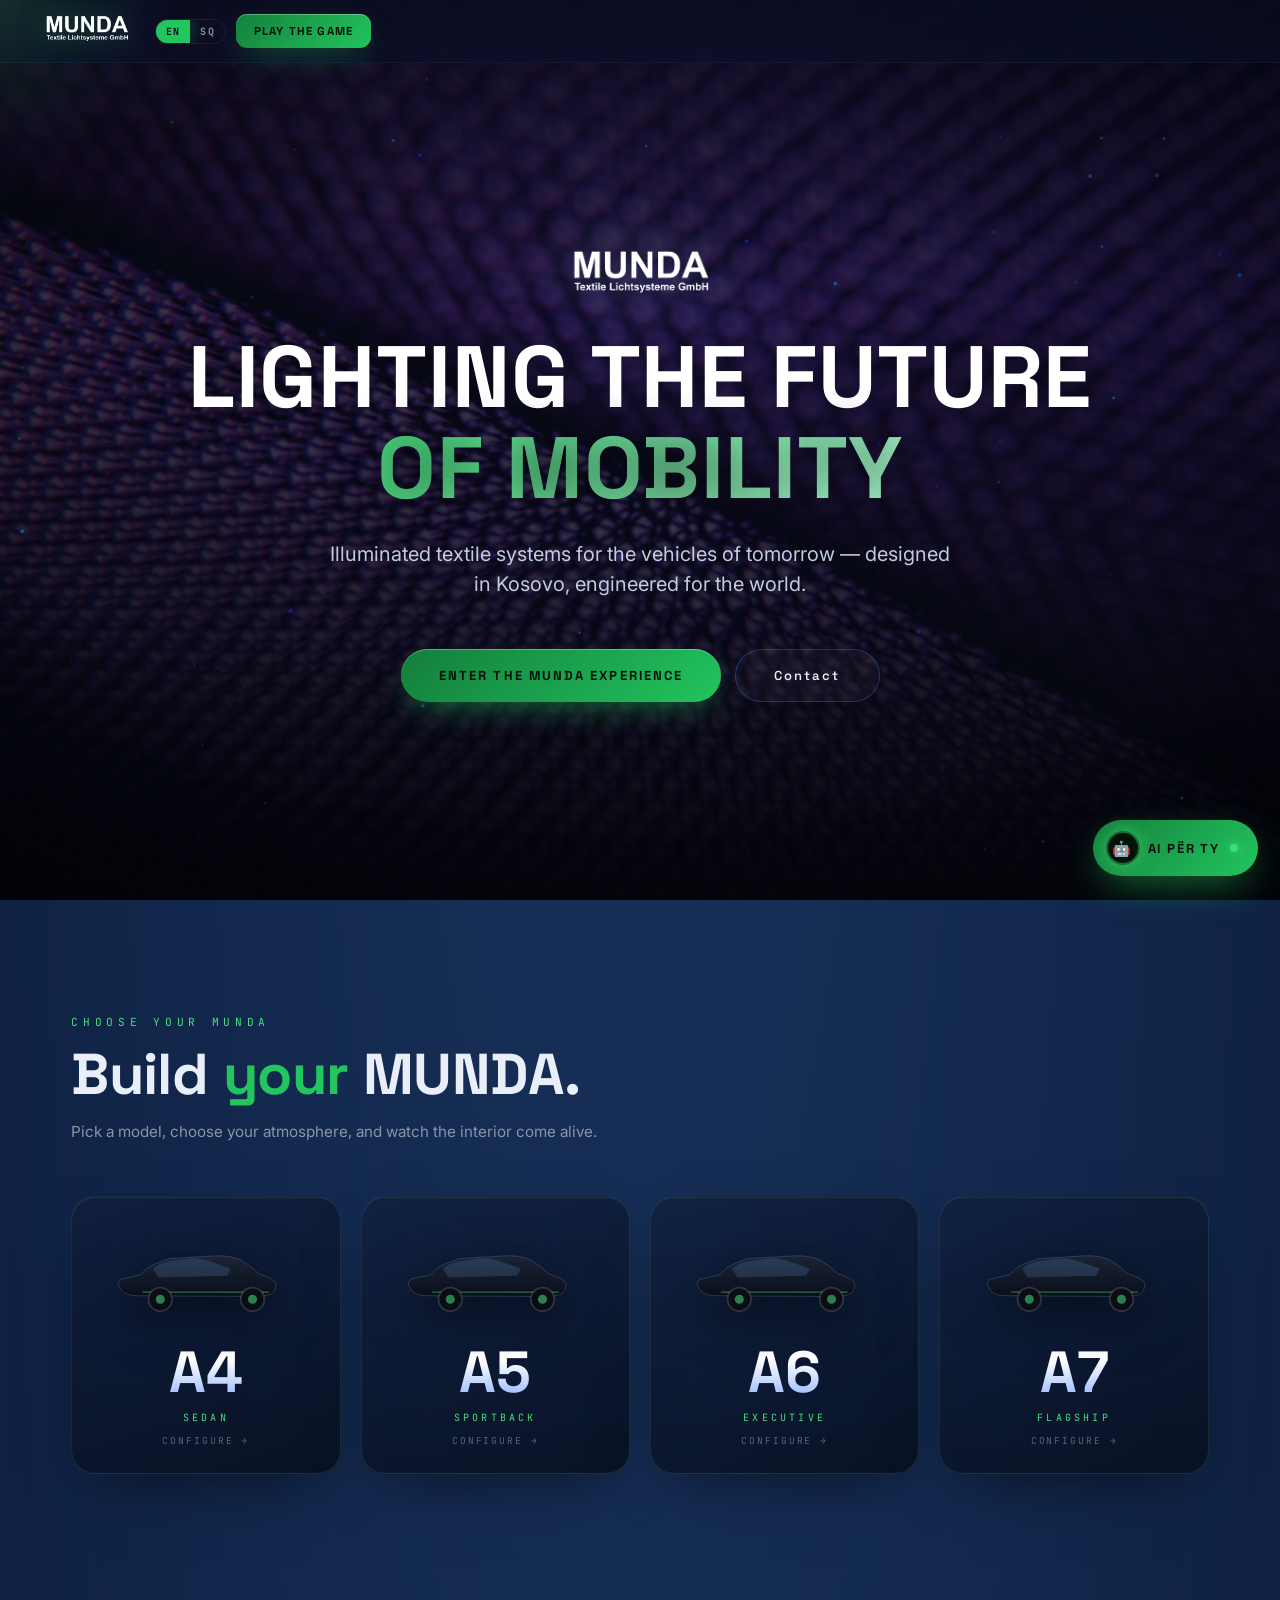
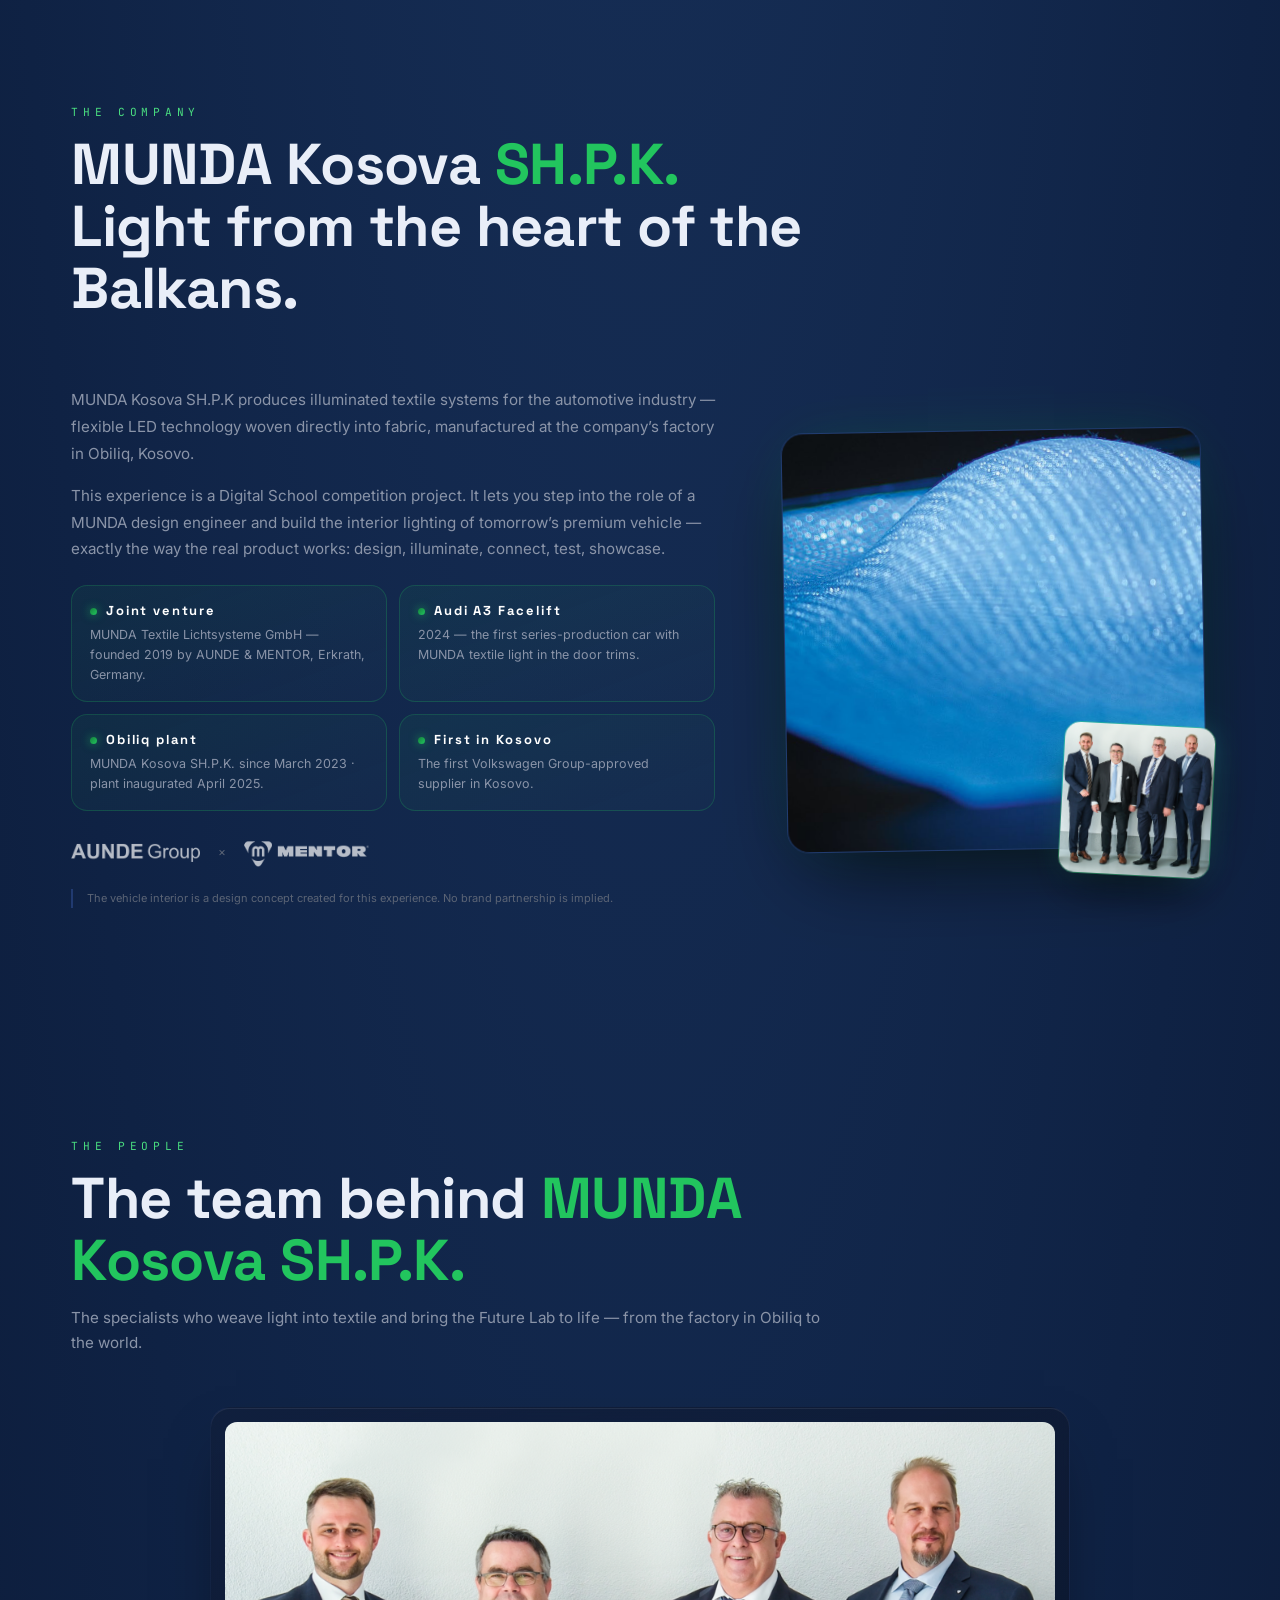
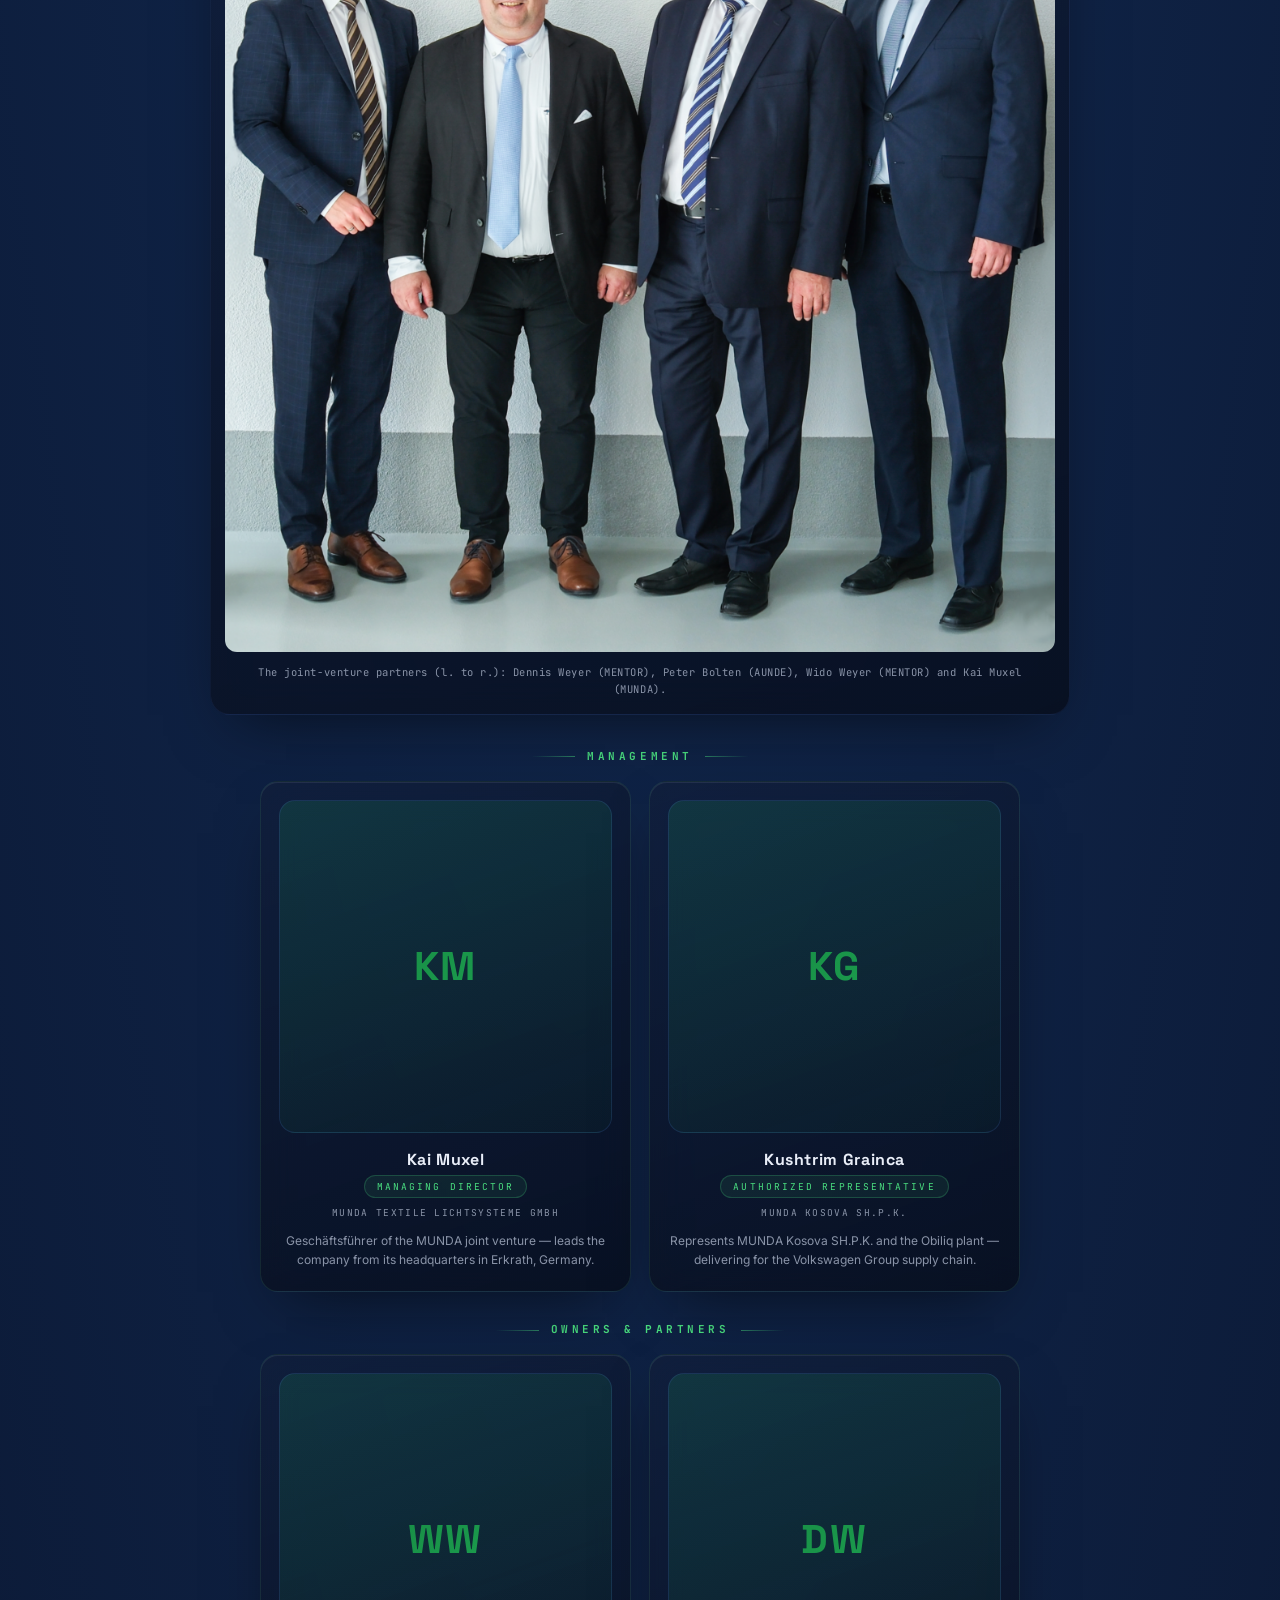
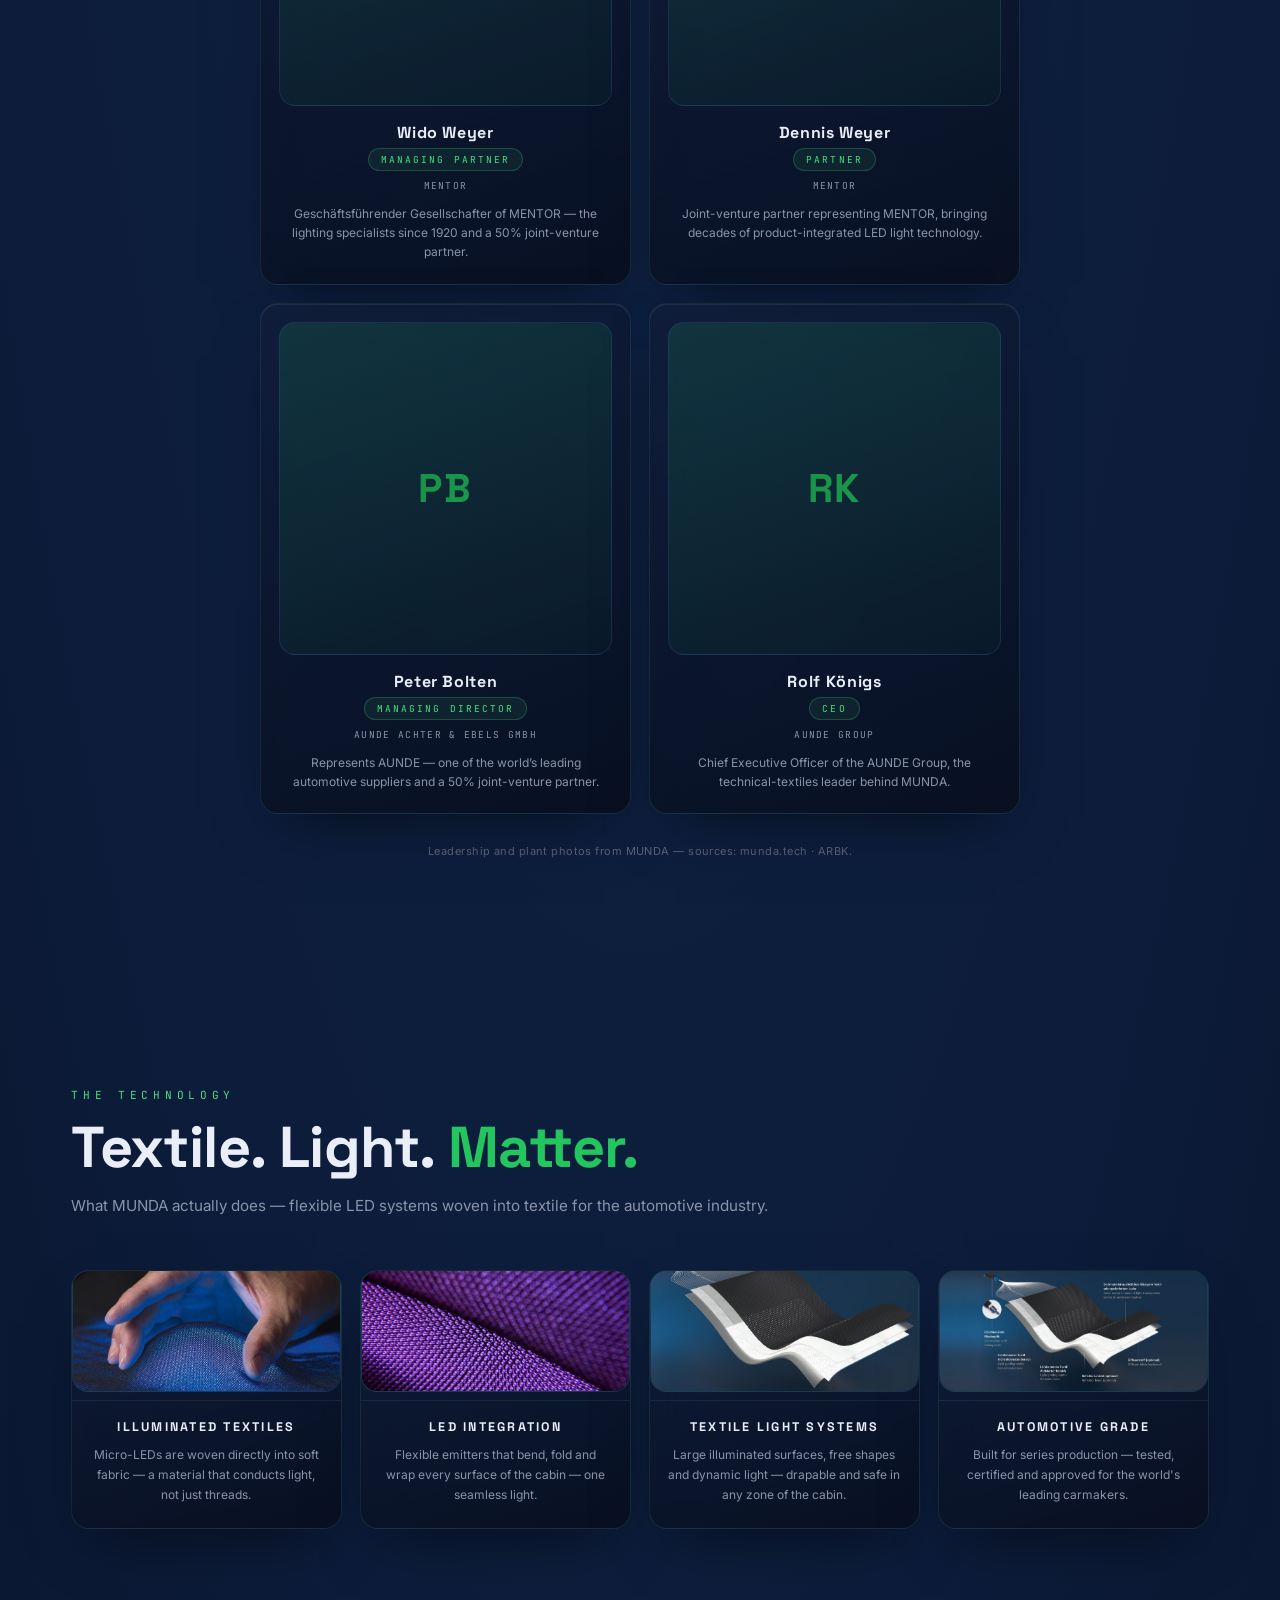
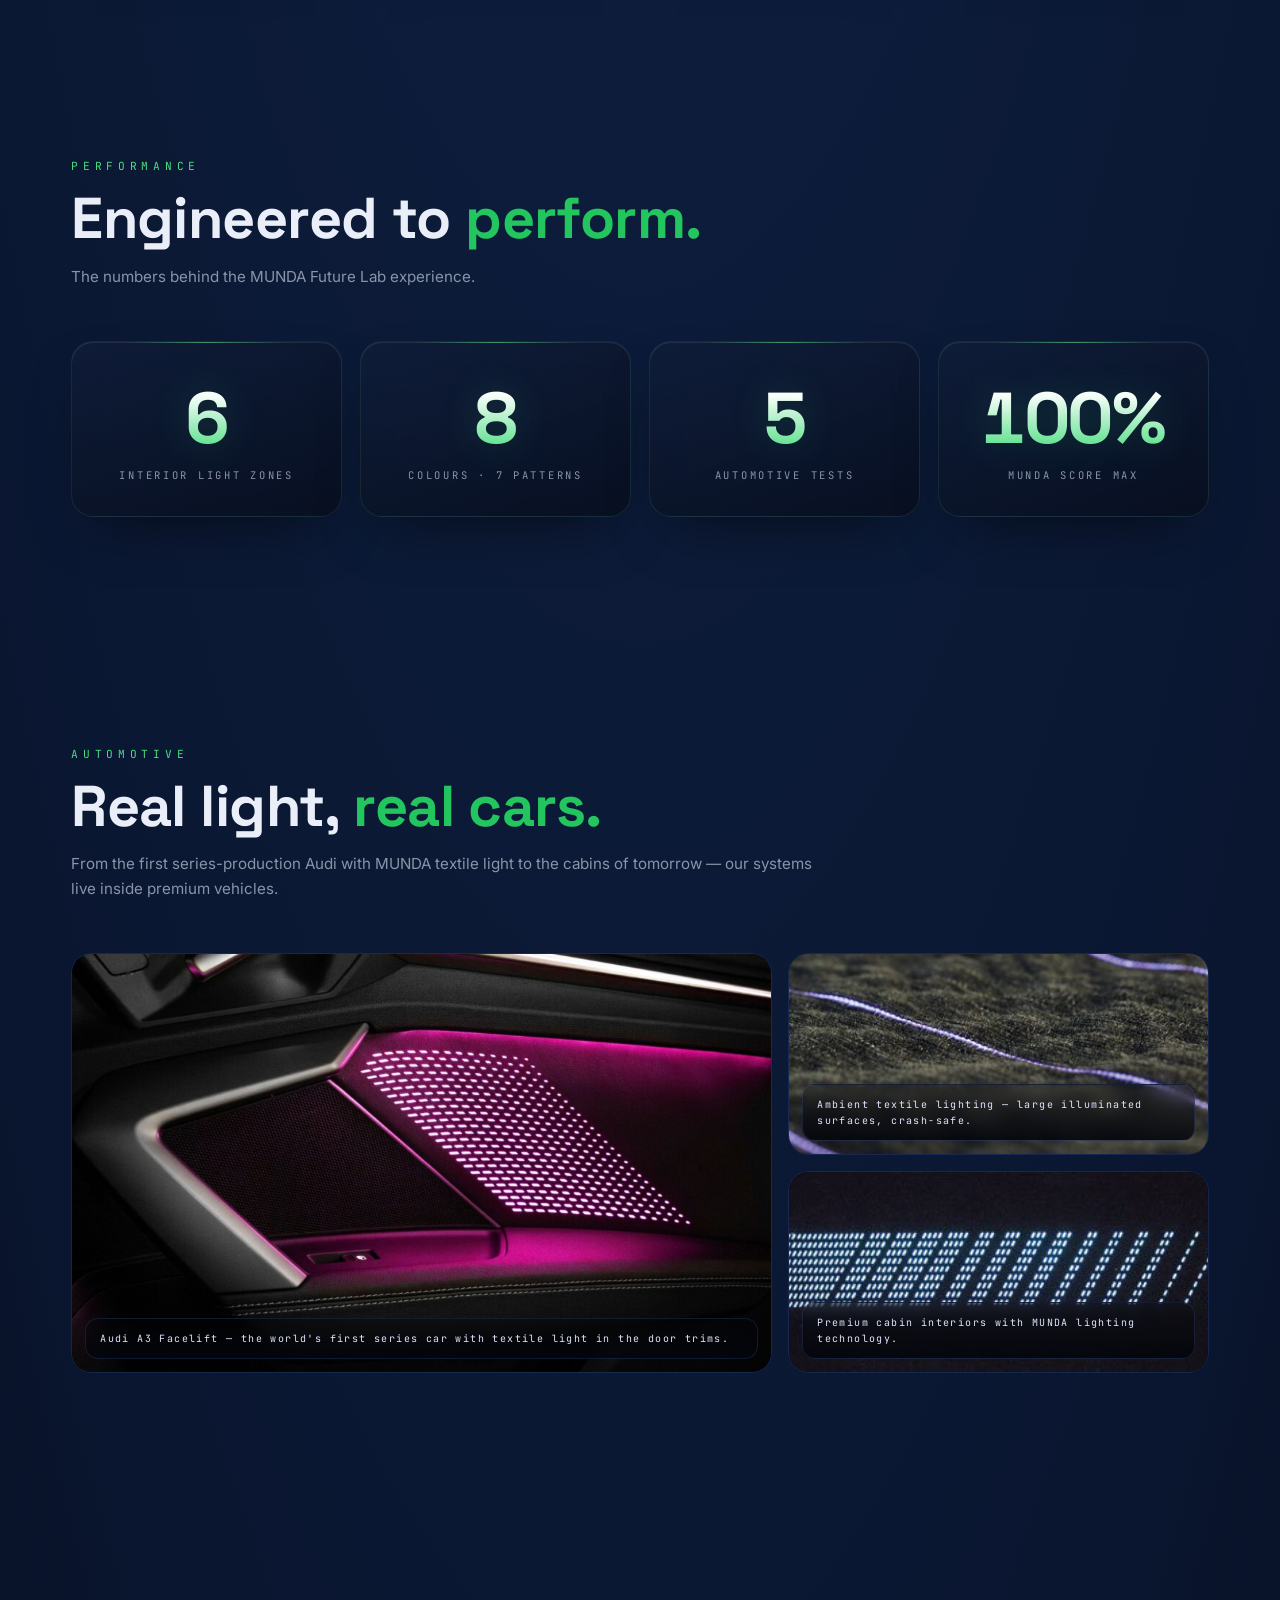
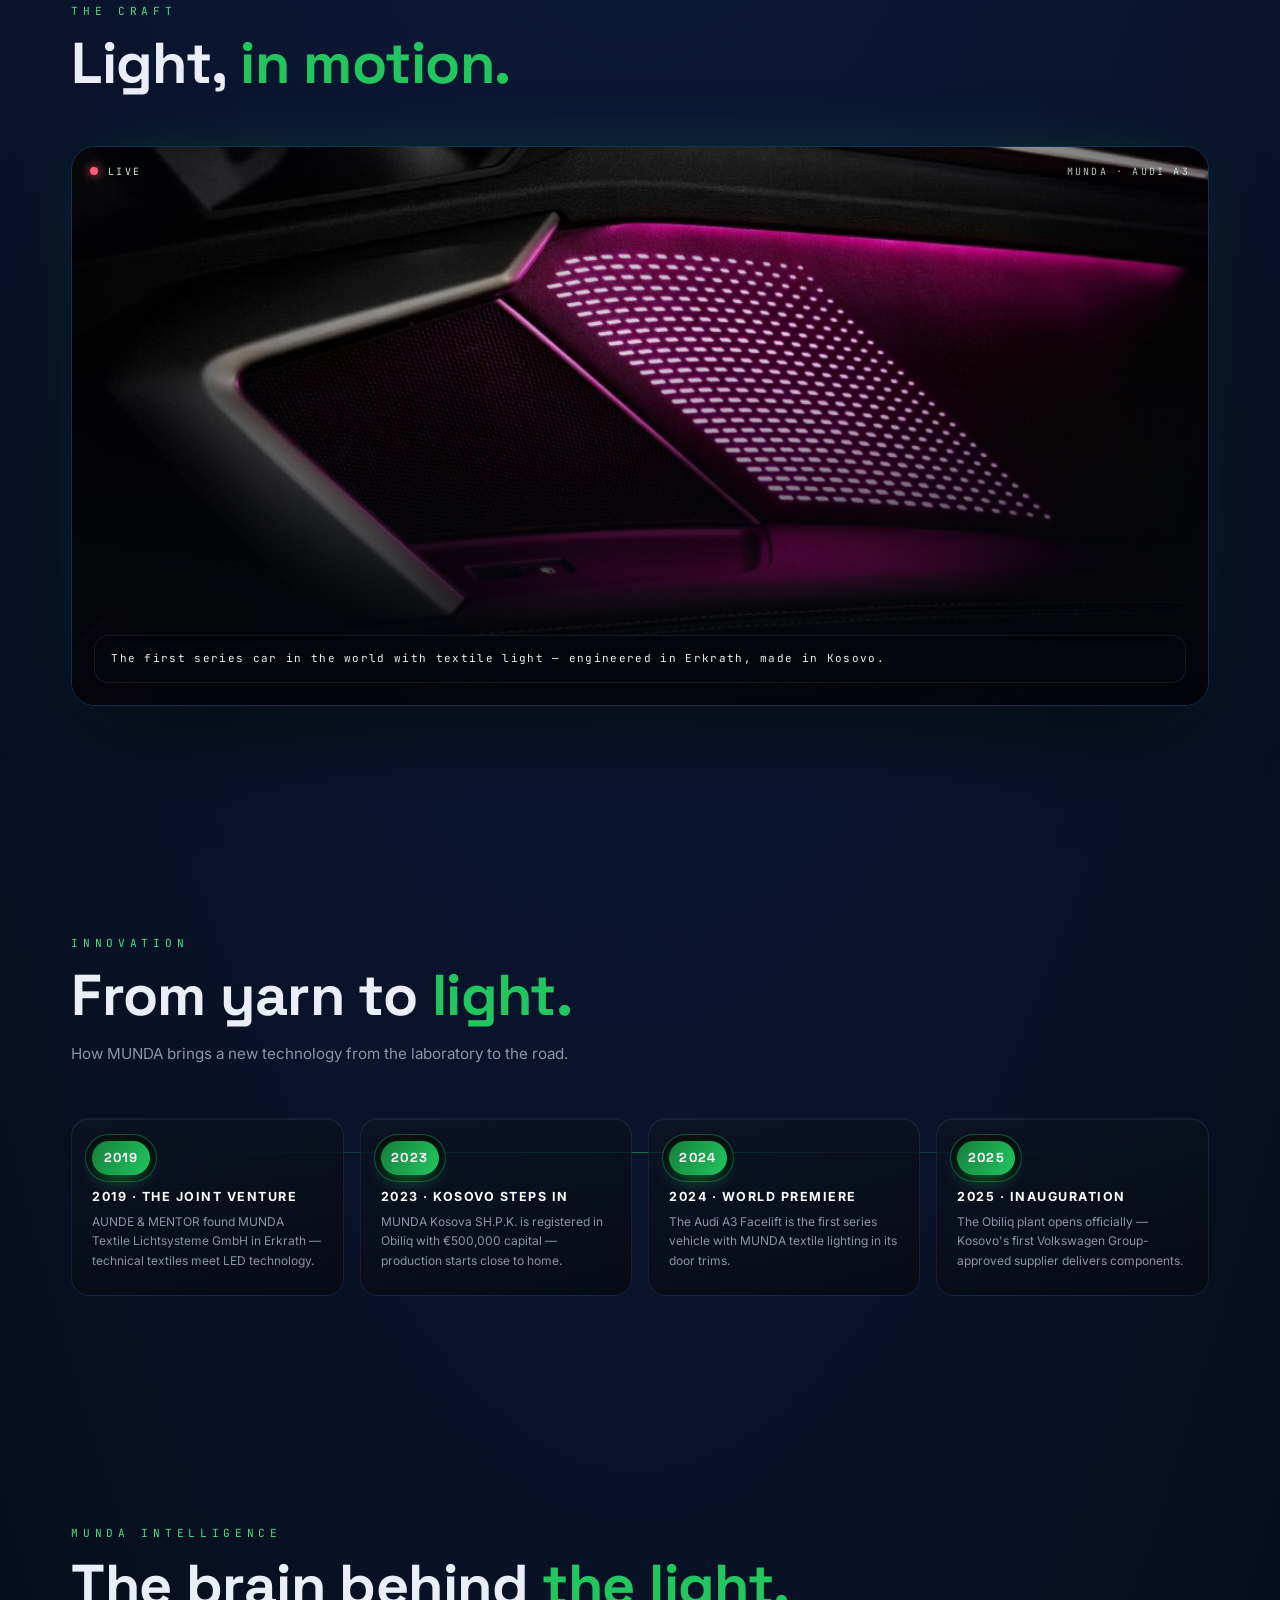
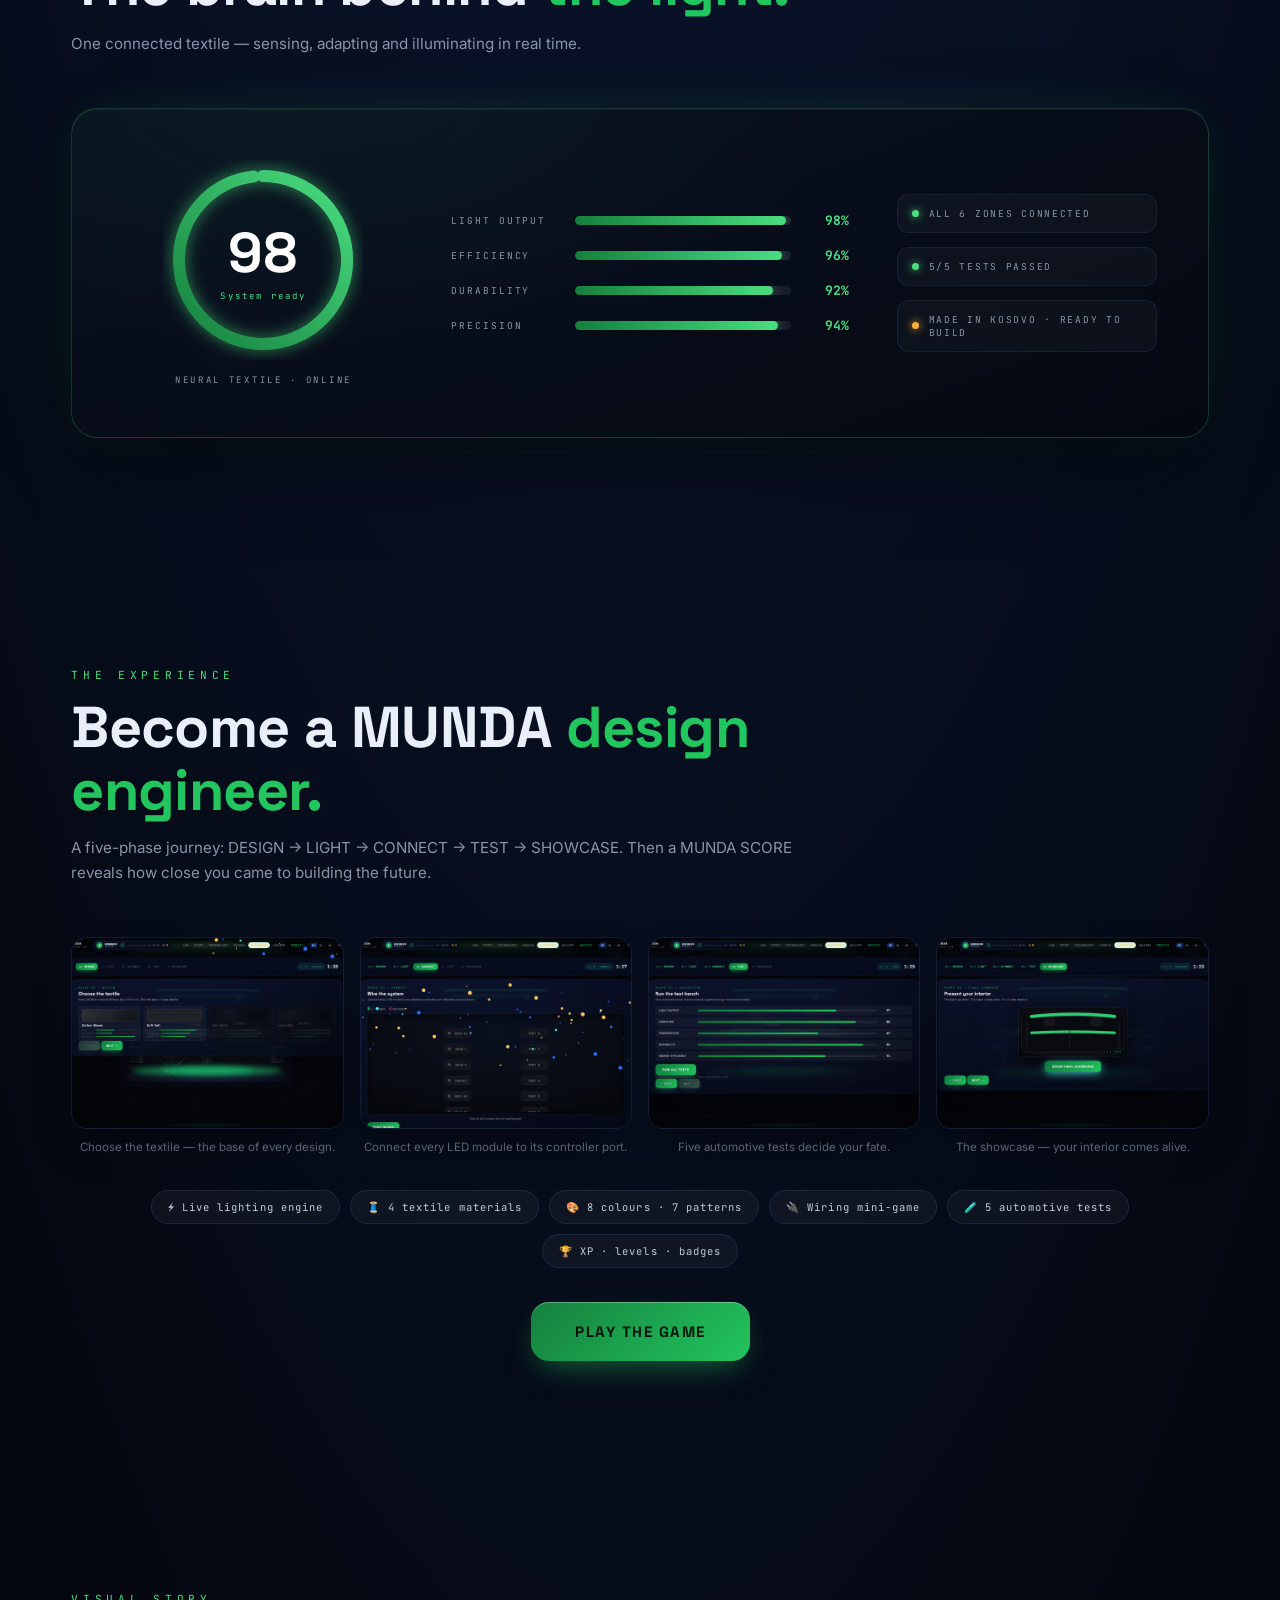
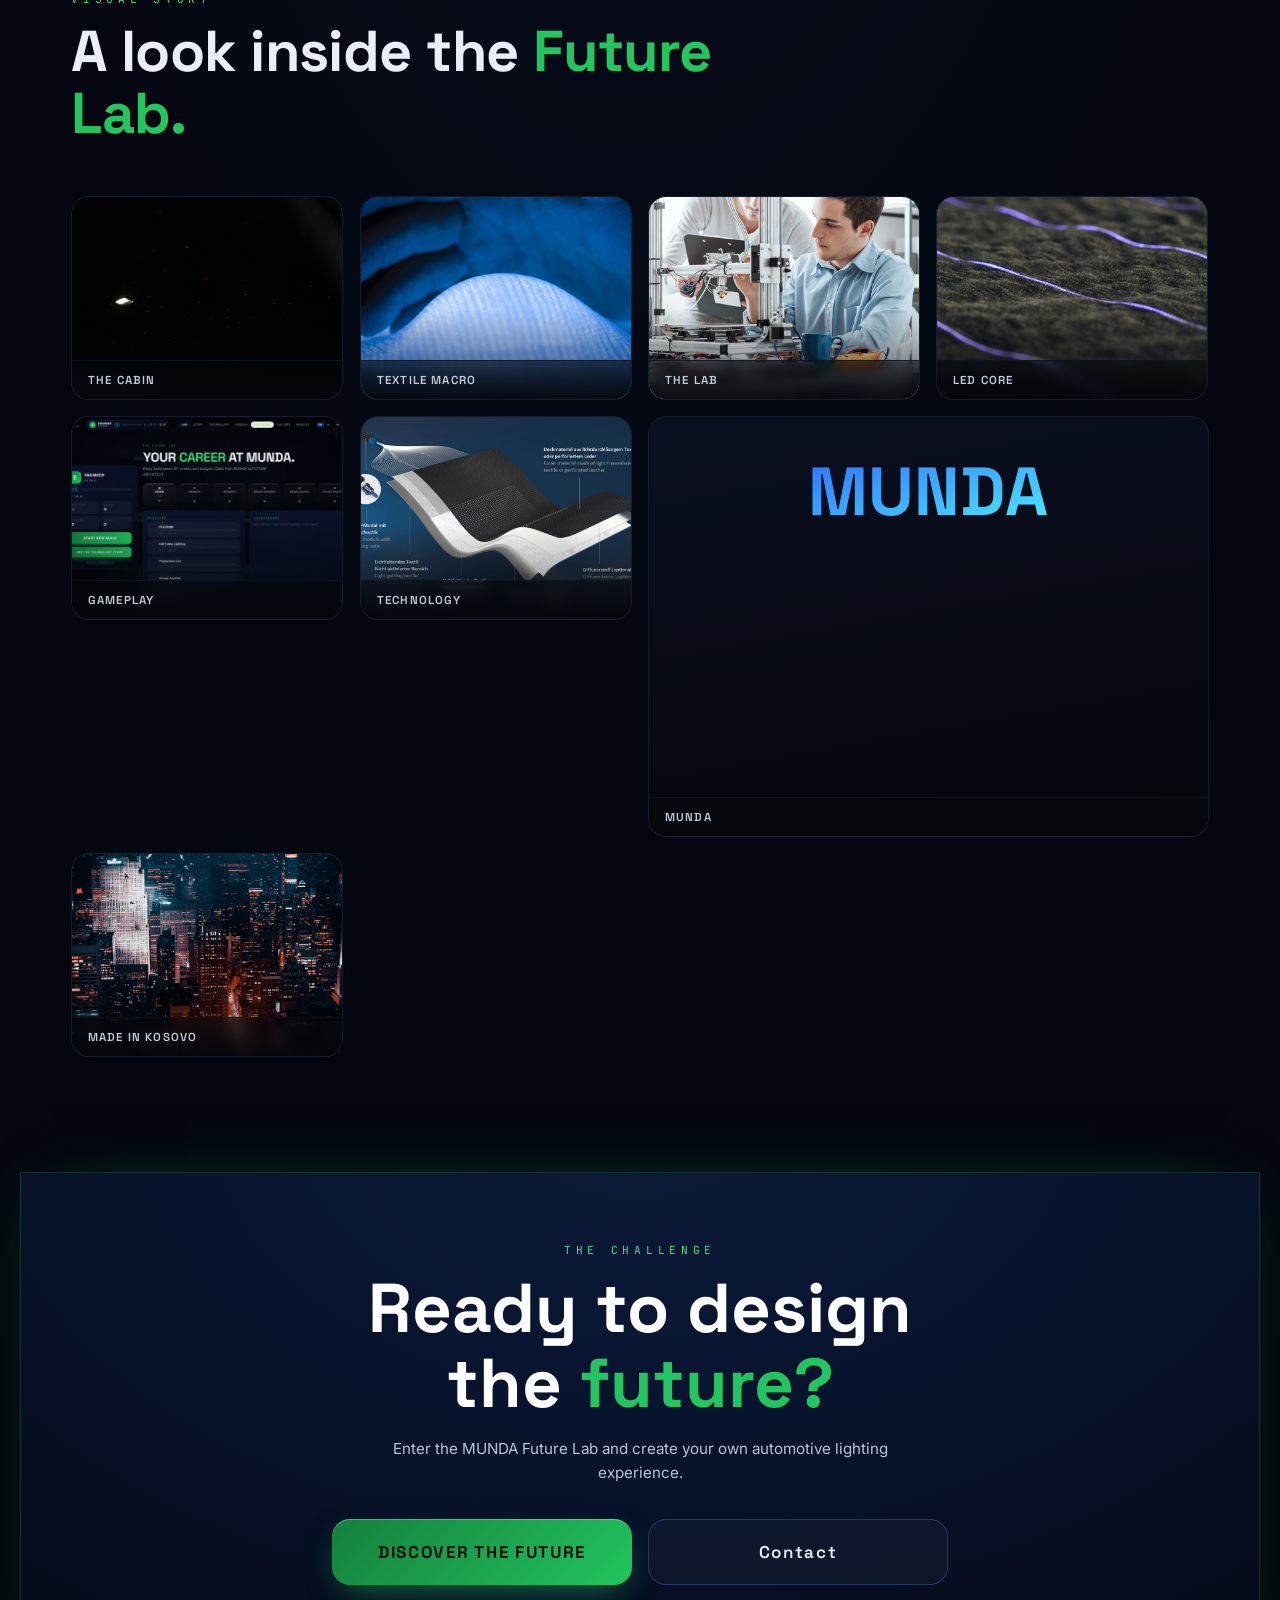
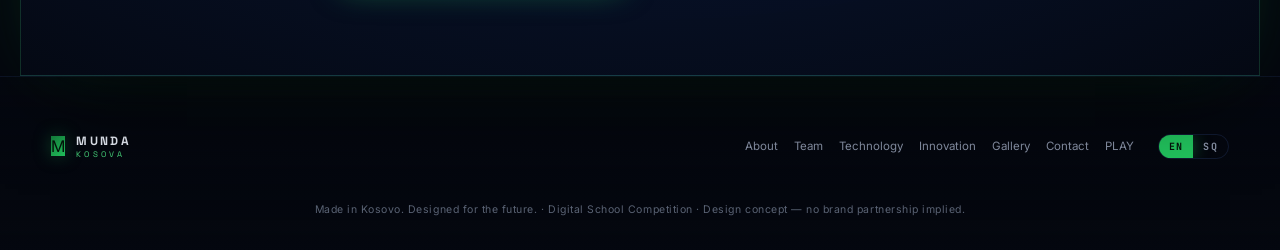
<file: index.html>
<!DOCTYPE html>
<html lang="en">
<head>
<meta charset="UTF-8">
<meta name="viewport" content="width=device-width, initial-scale=1.0, viewport-fit=cover">
<meta name="theme-color" content="#050507">
<link rel="icon" href="data:image/svg+xml,%3Csvg xmlns='http://www.w3.org/2000/svg' viewBox='0 0 64 64'%3E%3Cdefs%3E%3ClinearGradient id='g' x1='0' y1='0' x2='1' y2='1'%3E%3Cstop offset='0' stop-color='%232d6bff'/%3E%3Cstop offset='1' stop-color='%234df3ff'/%3E%3C/linearGradient%3E%3C/defs%3E%3Crect width='64' height='64' rx='14' fill='url(%23g)'/%3E%3Cpath d='M20 44V20l12 14 12-14v24' fill='none' stroke='%2305070f' stroke-width='6' stroke-linecap='round' stroke-linejoin='round'/%3E%3C/svg%3E">
<title>MUNDA Kosova — Lighting the Future of Mobility</title>
<meta name="description" content="MUNDA Kosova SH.P.K. — illuminated textile systems for the automotive industry. The first Volkswagen Group-approved supplier in Kosovo.">
<link rel="preconnect" href="https://fonts.googleapis.com">
<link rel="preconnect" href="https://fonts.gstatic.com" crossorigin>
<link href="https://fonts.googleapis.com/css2?family=Space+Grotesk:wght@300;400;500;600;700&family=Inter:wght@300;400;500;600&family=JetBrains+Mono:wght@300;400;500;700&display=swap" rel="stylesheet">
<link rel="stylesheet" href="css/tokens.css">
<link rel="stylesheet" href="css/site.css">
<link rel="stylesheet" href="css/dark.css">
</head>
<body>

<div class="bg-grid" aria-hidden="true"></div>
<div class="bg-glow" aria-hidden="true"></div>
<canvas id="bg-canvas" aria-hidden="true"></canvas>
<div class="grain" aria-hidden="true"></div>
<div class="vignette" aria-hidden="true"></div>
<div id="grade" aria-hidden="true"></div>
<svg width="0" height="0" style="position:absolute" aria-hidden="true">
  <defs>
    <linearGradient id="lg-grad" x1="0" y1="0" x2="1" y2="1">
      <stop offset="0" stop-color="#2d6bff"/>
      <stop offset="1" stop-color="#4df3ff"/>
    </linearGradient>
    <linearGradient id="intel-grad" x1="0" y1="0" x2="1" y2="1">
      <stop offset="0" stop-color="#15803d"/>
      <stop offset="1" stop-color="#4ade80"/>
    </linearGradient>
  </defs>
</svg>

<!-- ===================== MINIMAL TOP BAR ===================== -->
<header class="site-nav" id="site-nav">
  <a class="site-brand" href="#hero">
    <img class="site-logo" src="assets/photos/real-logo.png" alt="MUNDA Kosova">
  </a>
  <div class="site-nav-right">
    <div class="lang-switch" role="group" aria-label="Language">
      <button data-lang-set="en">EN</button>
      <button data-lang-set="sq">SQ</button>
    </div>
    <a class="btn btn-primary btn-sm btn-pulse" href="experience.html" data-i18n="nav.playGame">PLAY THE GAME</a>
  </div>
</header>

<main>

<!-- ===================== 1. HERO — full-screen cinematic ===================== -->
<section class="hero" id="hero">
  <canvas id="hero-canvas" aria-hidden="true"></canvas>

  <div class="hero-svg" id="hero-svg">
    <img class="hero-photo" src="assets/photos/real-brochure-1.jpg" fetchpriority="high"
         alt="MUNDA textile lighting — official photography">
  </div>

  <div class="hero-content">
    <img class="hero-logo" src="assets/photos/real-logo.png" alt="MUNDA" width="220">
    <h1 data-i18n="hero.title" data-i18n-html="hero.title">LIGHTING THE FUTURE<br><span class="grad">OF MOBILITY</span></h1>
    <p class="hero-sub" data-i18n="hero.sub">Illuminated textile systems for the vehicles of tomorrow — designed in Kosovo, engineered for the world.</p>
    <div class="hero-cta reveal" style="--d:.18s">
      <a class="btn btn-primary btn-lg" href="experience.html" data-i18n="hero.enter">ENTER THE MUNDA EXPERIENCE</a>
      <a class="btn btn-ghost btn-lg" href="contact.html" data-i18n="nav.contact">Contact</a>
    </div>
  </div>

  <a class="hero-scroll" href="#munda" data-scroll aria-label="Scroll down">
    <span></span>
  </a>
</section>

<!-- ===================== 1.5 CHOOSE YOUR MUNDA — CAR CONFIGURATOR ===================== -->
<section class="sec choose" id="choose">
  <div class="sec-head">
    <p class="kicker" data-i18n="cfg.kicker">CHOOSE YOUR MUNDA</p>
    <h2 data-i18n-html="cfg.title">Build <em>your</em> MUNDA.</h2>
    <p class="sec-sub" data-i18n="cfg.sub">Pick a model, choose your atmosphere, and watch the interior come alive.</p>
  </div>

  <svg width="0" height="0" style="position:absolute" aria-hidden="true">
    <defs>
      <linearGradient id="mc-grad" x1="0" y1="0" x2="0" y2="1">
        <stop offset="0%" stop-color="#1b2436"/><stop offset="100%" stop-color="#0a0e18"/>
      </linearGradient>
    </defs>
    <symbol id="mc-silhouette" viewBox="0 0 220 96">
      <path d="M34 66 Q22 66 17 60 L14 55 Q13 51 16 48 L38 43 Q44 35 54 31 L70 25 L120 22 Q138 21 150 27 Q160 33 168 41 L182 47 Q188 50 188 54 L187 58 Q186 63 180 65 L170 67 Z" fill="url(#mc-grad)" stroke="rgba(120,160,220,.28)" stroke-width="1"/>
      <path d="M52 36 Q59 30 69 28 L92 25 Q104 24 112 27 L138 36 L134 44 L58 46 Z" fill="rgba(120,180,255,.16)"/>
      <path d="M40 62 L180 62" stroke="#4ade80" stroke-width="1.5" opacity=".45"/>
      <circle cx="60" cy="70" r="13" fill="#0a0d14" stroke="rgba(255,255,255,.15)" stroke-width="2"/>
      <circle cx="162" cy="70" r="13" fill="#0a0d14" stroke="rgba(255,255,255,.15)" stroke-width="2"/>
      <circle cx="60" cy="70" r="5" fill="rgba(74,222,128,.55)"/>
      <circle cx="162" cy="70" r="5" fill="rgba(74,222,128,.55)"/>
    </symbol>
  </svg>

  <!-- STATE 1 — model selection -->
  <div class="model-grid" id="model-grid">
    <button class="model-card glass reveal" data-model="a4">
      <span class="mc-car"><svg viewBox="0 0 220 96"><use href="#mc-silhouette"/></svg></span>
      <b class="mc-name">A4</b>
      <span class="mc-tag" data-i18n="cfg.a4t">Sedan</span>
      <span class="mc-hint" data-i18n="cfg.pick">Configure →</span>
    </button>
    <button class="model-card glass reveal" data-model="a5">
      <span class="mc-car"><svg viewBox="0 0 220 96"><use href="#mc-silhouette"/></svg></span>
      <b class="mc-name">A5</b>
      <span class="mc-tag" data-i18n="cfg.a5t">Sportback</span>
      <span class="mc-hint" data-i18n="cfg.pick">Configure →</span>
    </button>
    <button class="model-card glass reveal" data-model="a6">
      <span class="mc-car"><svg viewBox="0 0 220 96"><use href="#mc-silhouette"/></svg></span>
      <b class="mc-name">A6</b>
      <span class="mc-tag" data-i18n="cfg.a6t">Executive</span>
      <span class="mc-hint" data-i18n="cfg.pick">Configure →</span>
    </button>
    <button class="model-card glass reveal" data-model="a7">
      <span class="mc-car"><svg viewBox="0 0 220 96"><use href="#mc-silhouette"/></svg></span>
      <b class="mc-name">A7</b>
      <span class="mc-tag" data-i18n="cfg.a7t">Flagship</span>
      <span class="mc-hint" data-i18n="cfg.pick">Configure →</span>
    </button>
  </div>

  <!-- STATE 2 — configurator stage -->
  <div class="conf-stage" id="conf-stage" hidden>
    <button class="conf-back" id="conf-back">← <span data-i18n="cfg.back">Change model</span></button>

    <!-- cinematic entrance: car exterior (approach → doors open → enter) -->
    <div class="conf-exterior" id="conf-exterior">
      <svg viewBox="0 0 640 360" preserveAspectRatio="xMidYMid meet" class="conf-car-ext" aria-hidden="true">
        <defs>
          <radialGradient id="ce-floor-g" cx="50%" cy="50%" r="50%">
            <stop offset="0%" stop-color="rgba(74,222,128,0.16)"/><stop offset="100%" stop-color="rgba(74,222,128,0)"/>
          </radialGradient>
        </defs>
        <ellipse class="ce-floor" cx="320" cy="302" rx="292" ry="36" fill="url(#ce-floor-g)"/>
        <ellipse class="ce-floor-ring" cx="320" cy="302" rx="214" ry="22" fill="none" stroke="rgba(74,222,128,.22)" stroke-width="1.5"/>
        <g class="ce-car">
          <use href="#mc-silhouette" x="100" y="92" width="440" height="176"/>
          <path class="ce-strip" d="M132 226 L508 226" fill="none" stroke="#4ade80" stroke-width="3.5" stroke-linecap="round" filter="url(#cfg-glow)"/>
          <path class="ce-strip-halo" d="M132 226 L508 226" fill="none" stroke="#4ade80" stroke-width="14" stroke-linecap="round" opacity=".35" filter="url(#cfg-soft)"/>
          <rect class="ce-glow" x="214" y="150" width="212" height="88" rx="12"/>
          <g class="ce-door ce-door-l">
            <rect x="214" y="150" width="104" height="88" rx="9"/>
            <rect class="ce-handle" x="292" y="186" width="18" height="4" rx="2"/>
          </g>
          <g class="ce-door ce-door-r">
            <rect x="322" y="150" width="104" height="88" rx="9"/>
            <rect class="ce-handle" x="332" y="186" width="18" height="4" rx="2"/>
          </g>
        </g>
      </svg>
      <span class="conf-model" id="conf-model-ext">A4</span>
    </div>

    <!-- welcome caption -->
    <div class="conf-welcome" id="conf-welcome"><b>WELCOME TO YOUR MUNDA</b><span>.</span></div>

    <div class="conf-layout" id="conf-layout">
      <div class="conf-car">
        <svg id="conf-interior" viewBox="0 0 860 470" preserveAspectRatio="xMidYMid meet" role="img" aria-label="MUNDA concept interior showroom">
          <defs>
            <radialGradient id="cfg-bg" cx="50%" cy="34%" r="80%">
              <stop offset="0%" stop-color="#16203a"/><stop offset="46%" stop-color="#0a0e1c"/><stop offset="100%" stop-color="#04050c"/>
            </radialGradient>
            <linearGradient id="cfg-glass" x1="0" y1="0" x2="0.3" y2="1">
              <stop offset="0%" stop-color="#131d36"/><stop offset="100%" stop-color="#060a14"/>
            </linearGradient>
            <linearGradient id="cfg-dash" x1="0" y1="0" x2="0" y2="1">
              <stop offset="0%" stop-color="#232936"/><stop offset="55%" stop-color="#141823"/><stop offset="100%" stop-color="#0a0c12"/>
            </linearGradient>
            <linearGradient id="cfg-seat" x1="0" y1="0" x2="0" y2="1">
              <stop offset="0%" stop-color="#2c3140"/><stop offset="100%" stop-color="#12141b"/>
            </linearGradient>
            <linearGradient id="cfg-floor" x1="0" y1="0" x2="0" y2="1">
              <stop offset="0%" stop-color="#0d0f16"/><stop offset="100%" stop-color="#04050b"/>
            </linearGradient>
            <filter id="cfg-glow" x="-60%" y="-60%" width="220%" height="220%"><feGaussianBlur stdDeviation="6"/></filter>
            <filter id="cfg-soft" x="-80%" y="-80%" width="260%" height="260%"><feGaussianBlur stdDeviation="14"/></filter>
            <pattern id="cfg-carbon" width="12" height="12" patternUnits="userSpaceOnUse" patternTransform="rotate(45)">
              <rect width="12" height="12" fill="transparent"/>
              <path d="M0 6 H12" stroke="#fff" stroke-opacity="0.10" stroke-width="1.4"/>
              <path d="M6 0 V12" stroke="#fff" stroke-opacity="0.05" stroke-width="1"/>
            </pattern>
            <pattern id="cfg-knit" width="11" height="11" patternUnits="userSpaceOnUse">
              <rect width="11" height="11" fill="transparent"/>
              <path d="M0 8 Q5.5 1 11 8" fill="none" stroke="#fff" stroke-opacity="0.09" stroke-width="1"/>
            </pattern>
            <pattern id="cfg-mesh" width="13" height="13" patternUnits="userSpaceOnUse">
              <rect width="13" height="13" fill="transparent"/>
              <circle cx="4" cy="4" r="1" fill="#fff" fill-opacity="0.13"/>
              <circle cx="9" cy="9" r="1" fill="#fff" fill-opacity="0.13"/>
            </pattern>
            <pattern id="cfg-silk" width="18" height="18" patternUnits="userSpaceOnUse">
              <rect width="18" height="18" fill="transparent"/>
              <path d="M2 0 V18 M8 0 V18 M14 0 V18" stroke="#fff" stroke-opacity="0.05" stroke-width="1"/>
              <path d="M9 0 V18" stroke="#fff" stroke-opacity="0.10" stroke-width="1"/>
            </pattern>
          </defs>

          <rect x="-40" y="-40" width="940" height="550" fill="url(#cfg-bg)"/>
          <!-- windshield -->
          <path d="M180 60 L680 60 L760 210 L100 210 Z" fill="url(#cfg-glass)"/>
          <path d="M180 60 L680 60 L680 104 L180 104 Z" fill="#000" opacity="0.28"/>
          <!-- roof ambient -->
          <path class="cfg-strip" data-zone="roof" d="M210 82 Q430 64 650 82" fill="none" stroke="#4ade80" stroke-width="5" stroke-linecap="round"/>
          <path class="cfg-halo" data-zone="roof" d="M210 82 Q430 64 650 82" fill="none" stroke="#4ade80" stroke-width="20" stroke-linecap="round" filter="url(#cfg-soft)"/>
          <!-- A pillars -->
          <path d="M100 210 L180 60 L200 60 L130 210 Z" fill="#0a0c11"/>
          <path d="M760 210 L680 60 L660 60 L740 210 Z" fill="#0a0c11"/>
          <!-- dashboard -->
          <path d="M70 210 L790 210 L840 320 L20 320 Z" fill="url(#cfg-dash)"/>
          <path d="M70 210 L790 210 L840 226 L20 226 Z" fill="#fff" opacity="0.05"/>
          <path class="cfg-strip" data-zone="dash" d="M110 252 Q430 234 750 252" fill="none" stroke="#4ade80" stroke-width="5" stroke-linecap="round"/>
          <path class="cfg-halo" data-zone="dash" d="M110 252 Q430 234 750 252" fill="none" stroke="#4ade80" stroke-width="20" stroke-linecap="round" filter="url(#cfg-soft)"/>
          <!-- centre screen -->
          <rect x="380" y="222" width="100" height="40" rx="7" fill="#0a0c12" stroke="#262b36" stroke-width="1.4"/>
          <rect class="cfg-screen" x="384" y="226" width="92" height="32" rx="5" fill="url(#cfg-glass)"/>
          <rect class="cfg-power" x="390" y="232" width="46" height="4" rx="2" fill="#4ade80"/>
          <!-- seats -->
          <path d="M210 220 Q210 260 210 300 L210 340 L300 340 L300 300 Q300 260 300 220 Q255 210 210 220 Z" fill="url(#cfg-seat)"/>
          <path d="M560 220 Q560 260 560 300 L560 340 L650 340 L650 300 Q650 260 650 220 Q605 210 560 220 Z" fill="url(#cfg-seat)"/>
          <path class="cfg-strip" data-zone="seat" d="M216 268 Q255 258 294 268" fill="none" stroke="#4ade80" stroke-width="4" stroke-linecap="round"/>
          <path class="cfg-strip" data-zone="seat" d="M566 268 Q605 258 644 268" fill="none" stroke="#4ade80" stroke-width="4" stroke-linecap="round"/>
          <!-- doors -->
          <path d="M20 210 L100 210 L100 400 L20 400 Z" fill="#0b0d14"/>
          <path d="M840 210 L760 210 L760 400 L840 400 Z" fill="#0b0d14"/>
          <path class="cfg-strip" data-zone="door" d="M56 240 L56 372" fill="none" stroke="#4ade80" stroke-width="4" stroke-linecap="round"/>
          <path class="cfg-strip" data-zone="door" d="M804 240 L804 372" fill="none" stroke="#4ade80" stroke-width="4" stroke-linecap="round"/>
          <!-- floor -->
          <rect x="20" y="400" width="820" height="60" fill="url(#cfg-floor)"/>
          <ellipse class="cfg-halo" data-zone="floor" cx="430" cy="418" rx="340" ry="26" fill="#4ade80" filter="url(#cfg-soft)"/>
          <!-- material overlay -->
          <g id="cfg-material" opacity="0.5">
            <path d="M70 210 L790 210 L840 320 L20 320 Z" fill="url(#cfg-carbon)"/>
            <path d="M210 220 Q210 260 210 300 L210 340 L300 340 L300 300 Q300 260 300 220 Q255 210 210 220 Z" fill="url(#cfg-carbon)"/>
            <path d="M560 220 Q560 260 560 300 L560 340 L650 340 L650 300 Q650 260 650 220 Q605 210 560 220 Z" fill="url(#cfg-carbon)"/>
          </g>
        </svg>
        <span class="conf-model" id="conf-model">A4</span>
      </div>

      <div class="conf-panel glass" id="conf-panel">
        <div class="conf-group">
          <span class="group-label" data-i18n="cfg.atmos">Choose your atmosphere</span>
          <div class="conf-atmos">
            <button class="atmos-btn" data-atmos="pure"><i style="--a:#eaf2ff"></i>PURE</button>
            <button class="atmos-btn" data-atmos="sport"><i style="--a:#ff2d55"></i>SPORT</button>
            <button class="atmos-btn" data-atmos="luxury"><i style="--a:#e8c87a"></i>LUXURY</button>
            <button class="atmos-btn active" data-atmos="future"><i style="--a:#4ade80"></i>FUTURE</button>
          </div>
        </div>
        <div class="conf-group">
          <span class="group-label" data-i18n="cfg.color">Ambient colour</span>
          <div class="conf-swatches">
            <button class="conf-swatch" data-color="#ff2d55" style="--c:#ff2d55" aria-label="Red"></button>
            <button class="conf-swatch" data-color="#2d6bff" style="--c:#2d6bff" aria-label="Blue"></button>
            <button class="conf-swatch" data-color="#4df3ff" style="--c:#4df3ff" aria-label="Cyan"></button>
            <button class="conf-swatch" data-color="#9a4dff" style="--c:#9a4dff" aria-label="Purple"></button>
            <button class="conf-swatch active" data-color="#4ade80" style="--c:#4ade80" aria-label="Green"></button>
            <button class="conf-swatch" data-color="#e8c87a" style="--c:#e8c87a" aria-label="Gold"></button>
            <button class="conf-swatch" data-color="#ffffff" style="--c:#ffffff" aria-label="White"></button>
          </div>
        </div>
        <div class="conf-group">
          <span class="group-label" data-i18n="cfg.material">Interior material</span>
          <div class="conf-mats">
            <button class="conf-mat active" data-mat="carbon">CARBON</button>
            <button class="conf-mat" data-mat="knit">KNIT</button>
            <button class="conf-mat" data-mat="mesh">MESH</button>
            <button class="conf-mat" data-mat="silk">SILK</button>
          </div>
        </div>
        <div class="conf-group">
          <span class="group-label" data-i18n="cfg.features">MUNDA can install</span>
          <ul class="conf-features" id="conf-features"></ul>
        </div>
        <a class="btn btn-primary btn-xl" href="experience.html" data-i18n="cfg.enter">ENTER INTERIOR</a>
      </div>
    </div>
  </div>
</section>

<!-- ===================== 2. MUNDA — WHO WE ARE ===================== -->
<section class="sec" id="munda">
  <div class="sec-head">
    <p class="kicker" data-i18n="about.kicker">THE COMPANY</p>
    <h2 data-i18n="about.title" data-i18n-html="about.title">MUNDA Kosova <em>SH.P.K.</em><br>Light from the heart of the Balkans.</h2>
  </div>

  <div class="about-wrap">
    <div class="about-copy">
      <p data-i18n="about.p1">MUNDA Kosova SH.P.K produces illuminated textile systems for the automotive industry — flexible LED technology woven directly into fabric, manufactured at the company's factory in Obiliq, Kosovo.</p>
      <p data-i18n="about.p2">The Kosovo subsidiary of MUNDA Textile Lichtsysteme GmbH — the joint venture of AUNDE and MENTOR — and the first supplier approved by the Volkswagen Group in Kosovo, delivering components for brands like Audi.</p>
      <div class="about-facts">
        <div class="af">
          <b data-i18n="about.r1t">Joint venture</b>
          <span data-i18n="about.r1d">MUNDA Textile Lichtsysteme GmbH — founded 2019 by AUNDE &amp; MENTOR, Erkrath, Germany.</span>
        </div>
        <div class="af">
          <b data-i18n="about.r2t">Audi A3 Facelift</b>
          <span data-i18n="about.r2d">2024 — the first series-production car with MUNDA textile light in the door trims.</span>
        </div>
        <div class="af">
          <b data-i18n="about.r3t">Obiliq plant</b>
          <span data-i18n="about.r3d">MUNDA Kosova SH.P.K. since March 2023 · plant inaugurated April 2025.</span>
        </div>
        <div class="af">
          <b data-i18n="about.r4t">First in Kosovo</b>
          <span data-i18n="about.r4d">The first Volkswagen Group-approved supplier in Kosovo.</span>
        </div>
      </div>
      <div class="about-logos">
        <img src="assets/photos/logo-aunde.png" alt="AUNDE Group" loading="lazy">
        <span class="about-logos-x">×</span>
        <img src="assets/photos/logo-mentor.png" alt="MENTOR" loading="lazy">
      </div>
      <p class="about-note" data-i18n="about.note">The vehicle interior is a design concept created for this experience. No brand partnership is implied.</p>
    </div>

    <div class="about-visual">
      <img class="about-photo-main" src="assets/photos/real-brochure-7.jpg" alt="MUNDA textile lighting — official photography" loading="lazy">
      <img class="about-photo-detail" src="assets/photos/real-partners.png" alt="MUNDA joint-venture partners — AUNDE & MENTOR" loading="lazy">
    </div>
  </div>
</section>

<!-- ===================== 2.5. THE PEOPLE — LEADERSHIP & OWNERSHIP ===================== -->
<section class="sec" id="team">
  <div class="sec-head">
    <p class="kicker" data-i18n="team.kicker">THE PEOPLE</p>
    <h2 data-i18n="team.title" data-i18n-html="team.title">The team behind <em>MUNDA Kosova SH.P.K.</em></h2>
    <p class="sec-sub" data-i18n="team.sub">The specialists who weave light into textile and bring the Future Lab to life — from the factory in Obiliq to the world.</p>
  </div>

  <figure class="team-lead glass reveal">
    <img src="assets/photos/real-partners.png" alt="The joint-venture partners of MUNDA" loading="lazy">
    <figcaption data-i18n="team.leadCaption">The joint-venture partners (l. to r.): Dennis Weyer (MENTOR), Peter Bolten (AUNDE), Wido Weyer (MENTOR) and Kai Muxel (MUNDA).</figcaption>
  </figure>

  <div class="team-group">
    <h3 class="team-group-title" data-i18n="team.mgmtTitle">MANAGEMENT</h3>
    <div class="team-grid" id="team-grid-mgmt"></div>
  </div>

  <div class="team-group">
    <h3 class="team-group-title" data-i18n="team.ownTitle">OWNERS &amp; PARTNERS</h3>
    <div class="team-grid" id="team-grid-owners"></div>
  </div>

  <p class="team-note" data-i18n="team.note">Leadership and plant photos from MUNDA — sources: munda.tech · ARBK.</p>
</section>

<!-- ===================== 3. TECHNOLOGY — TEXTILES + LED ===================== -->
<section class="sec" id="technology">
  <div class="sec-head">
    <p class="kicker" data-i18n="tech.kicker">THE TECHNOLOGY</p>
    <h2 data-i18n="tech.title" data-i18n-html="tech.title">Textile. Light. <em>Matter.</em></h2>
    <p class="sec-sub" data-i18n="tech.sub">What MUNDA actually does — flexible LED systems woven into textile for the automotive industry.</p>
  </div>

  <div class="tech-grid">
    <article class="tech-card glass reveal">
      <div class="tc-vis tc-textile">
        <img class="tc-photo" src="assets/photos/real-brochure-3.jpg" alt="Illuminated woven textile — MUNDA" loading="lazy">
      </div>
      <h3 data-i18n="tech.c1t">ILLUMINATED TEXTILES</h3>
      <p data-i18n="tech.c1d">Micro-LEDs are woven directly into soft fabric — a material that conducts light, not just threads.</p>
    </article>
    <article class="tech-card glass reveal">
      <div class="tc-vis tc-led">
        <img class="tc-photo" src="assets/photos/real-product-2.jpg" alt="Flexible LED emitters" loading="lazy">
      </div>
      <h3 data-i18n="tech.c2t">LED INTEGRATION</h3>
      <p data-i18n="tech.c2d">Flexible emitters that bend, fold and wrap every surface of the cabin — one seamless light.</p>
    </article>
    <article class="tech-card glass reveal">
      <div class="tc-vis tc-systems">
        <img class="tc-photo" src="assets/photos/real-brochure-4.jpg" alt="Textile light system structure — MUNDA" loading="lazy">
      </div>
      <h3>TEXTILE LIGHT SYSTEMS</h3>
      <p>Large illuminated surfaces, free shapes and dynamic light — drapable and safe in any zone of the cabin.</p>
    </article>
    <article class="tech-card glass reveal">
      <div class="tc-vis tc-grade">
        <img class="tc-photo" src="assets/photos/real-tech.jpg" alt="MUNDA technology rendering" loading="lazy">
      </div>
      <h3>AUTOMOTIVE GRADE</h3>
      <p>Built for series production — tested, certified and approved for the world's leading carmakers.</p>
    </article>
  </div>
</section>

<!-- ===================== 3.5 PERFORMANCE — ANIMATED NUMBERS ===================== -->
<section class="sec" id="performance">
  <div class="sec-head">
    <p class="kicker" data-i18n="perf.kicker">PERFORMANCE</p>
    <h2 data-i18n-html="perf.title">Engineered to <em>perform.</em></h2>
    <p class="sec-sub" data-i18n="perf.sub">The numbers behind the MUNDA Future Lab experience.</p>
  </div>
  <div class="perf-grid">
    <div class="perf-stat glass reveal">
      <b class="perf-num" data-count="6">0</b>
      <span data-i18n="perf.n1">Interior light zones</span>
    </div>
    <div class="perf-stat glass reveal">
      <b class="perf-num" data-count="8">0</b>
      <span data-i18n="perf.n2">Colours · 7 patterns</span>
    </div>
    <div class="perf-stat glass reveal">
      <b class="perf-num" data-count="5">0</b>
      <span data-i18n="perf.n3">Automotive tests</span>
    </div>
    <div class="perf-stat glass reveal">
      <b class="perf-num" data-count="100" data-suffix="%">0</b>
      <span data-i18n="perf.n4">MUNDA Score max</span>
    </div>
  </div>
</section>

<!-- ===================== 4. AUTOMOTIVE — REAL INTERIORS ===================== -->
<section class="sec" id="automotive">
  <div class="sec-head">
    <p class="kicker" data-i18n="auto.kicker">AUTOMOTIVE</p>
    <h2 data-i18n="auto.title" data-i18n-html="auto.title">Real light, <em>real cars.</em></h2>
    <p class="sec-sub" data-i18n="auto.sub">From the first series-production Audi with MUNDA textile light to the cabins of tomorrow — our systems live inside premium vehicles.</p>
  </div>

  <div class="auto-band">
    <figure class="auto-feature reveal">
      <img src="assets/photos/real-audi-a3.jpg" alt="Audi A3 Facelift with MUNDA textile lighting" loading="lazy">
      <figcaption data-i18n="auto.c1">Audi A3 Facelift — the world's first series car with textile light in the door trims.</figcaption>
    </figure>
    <figure class="auto-side reveal">
      <img src="assets/photos/real-brochure-6.jpg" alt="MUNDA luminous lines inside a vehicle" loading="lazy">
      <figcaption data-i18n="auto.c2">Ambient textile lighting — large illuminated surfaces, crash-safe.</figcaption>
    </figure>
    <figure class="auto-side reveal">
      <img src="assets/photos/real-brochure-10.jpg" alt="MUNDA automotive focus — textile light in use" loading="lazy">
      <figcaption data-i18n="auto.c3">Premium cabin interiors with MUNDA lighting technology.</figcaption>
    </figure>
  </div>
</section>

<!-- ===================== 4.5 CINEMATIC VISUAL ===================== -->
<section class="sec" id="cine">
  <div class="sec-head">
    <p class="kicker" data-i18n="cine.kicker">THE CRAFT</p>
    <h2 data-i18n-html="cine.title">Light, <em>in motion.</em></h2>
  </div>
  <div class="cine-frame reveal">
    <img class="cine-photo" src="assets/photos/real-audi-a3.jpg" alt="MUNDA textile light in motion — Audi A3" loading="lazy">
    <div class="cine-overlay" aria-hidden="true"></div>
    <div class="cine-hud" aria-hidden="true">
      <span class="cine-dot"></span><span data-i18n="cine.live">Live</span>
      <span class="cine-time">MUNDA · AUDI A3</span>
    </div>
    <p class="cine-caption" data-i18n="cine.cap">The world's first series car with textile light — engineered in Erkrath, made in Kosovo.</p>
  </div>
</section>

<!-- ===================== 5. INNOVATION — TIMELINE ===================== -->
<section class="sec" id="innovation">
  <div class="sec-head">
    <p class="kicker" data-i18n="innov.kicker">INNOVATION</p>
    <h2 data-i18n="innov.title" data-i18n-html="innov.title">From yarn to <em>light.</em></h2>
    <p class="sec-sub" data-i18n="innov.sub">How MUNDA brings a new technology from the laboratory to the road.</p>
  </div>

  <div class="timeline">
    <div class="tl-step reveal">
      <span class="tl-year">2019</span>
      <b data-i18n="innov.y1t">The joint venture</b>
      <p data-i18n="innov.y1d">AUNDE &amp; MENTOR found MUNDA Textile Lichtsysteme GmbH in Erkrath — technical textiles meet LED technology.</p>
    </div>
    <div class="tl-step reveal">
      <span class="tl-year">2023</span>
      <b data-i18n="innov.y2t">Kosovo steps in</b>
      <p data-i18n="innov.y2d">MUNDA Kosova SH.P.K. is registered in Obiliq with €500,000 capital — production starts close to home.</p>
    </div>
    <div class="tl-step reveal">
      <span class="tl-year">2024</span>
      <b data-i18n="innov.y3t">World premiere</b>
      <p data-i18n="innov.y3d">The Audi A3 Facelift is the first series vehicle with MUNDA textile lighting in its door trims.</p>
    </div>
    <div class="tl-step reveal">
      <span class="tl-year">2025</span>
      <b data-i18n="innov.y4t">Inauguration</b>
      <p data-i18n="innov.y4d">The Obiliq plant opens officially — Kosovo's first Volkswagen Group-approved supplier delivers components.</p>
    </div>
  </div>
</section>

<!-- ===================== 5.5 MUNDA INTELLIGENCE — FUTURISTIC DASHBOARD ===================== -->
<section class="sec" id="intelligence">
  <div class="sec-head">
    <p class="kicker" data-i18n="intel.kicker">MUNDA INTELLIGENCE</p>
    <h2 data-i18n-html="intel.title">The brain behind <em>the light.</em></h2>
    <p class="sec-sub" data-i18n="intel.sub">One connected textile — sensing, adapting and illuminating in real time.</p>
  </div>
  <div class="intel-dash reveal">
    <div class="intel-core">
      <div class="intel-ring">
        <svg viewBox="0 0 200 200" aria-hidden="true">
          <circle class="ir-track" cx="100" cy="100" r="84"/>
          <circle class="ir-arc" cx="100" cy="100" r="84"/>
        </svg>
        <div class="intel-ring-mid"><b id="intel-core-num">0</b><span data-i18n="intel.ready">System ready</span></div>
      </div>
      <p class="intel-core-label" data-i18n="intel.online">Neural textile · online</p>
    </div>
    <div class="intel-bars">
      <div class="intel-bar"><span data-i18n="intel.b1">Light output</span><div class="ib-track"><i data-w="98"></i></div><b>98%</b></div>
      <div class="intel-bar"><span data-i18n="intel.b2">Efficiency</span><div class="ib-track"><i data-w="96"></i></div><b>96%</b></div>
      <div class="intel-bar"><span data-i18n="intel.b3">Durability</span><div class="ib-track"><i data-w="92"></i></div><b>92%</b></div>
      <div class="intel-bar"><span data-i18n="intel.b4">Precision</span><div class="ib-track"><i data-w="94"></i></div><b>94%</b></div>
    </div>
    <div class="intel-status">
      <div class="intel-status-row"><span class="is-dot"></span><span data-i18n="intel.s1">All 6 zones connected</span></div>
      <div class="intel-status-row"><span class="is-dot"></span><span data-i18n="intel.s2">5/5 tests passed</span></div>
      <div class="intel-status-row"><span class="is-dot warn"></span><span data-i18n="intel.s3">Made in Kosovo · ready to build</span></div>
    </div>
  </div>
</section>

<!-- ===================== 6. GAME — PREVIEW + PLAY ===================== -->
<section class="sec" id="game">
  <div class="sec-head">
    <p class="kicker" data-i18n="game.kicker">THE EXPERIENCE</p>
    <h2 data-i18n="game.title" data-i18n-html="game.title">Become a MUNDA <em>design engineer.</em></h2>
    <p class="sec-sub" data-i18n="game.sub">A five-phase journey: DESIGN → LIGHT → CONNECT → TEST → SHOWCASE. Then a MUNDA SCORE reveals how close you came to building the future.</p>
  </div>

  <div class="shots">
    <figure class="shot reveal">
      <div class="shot-frame">
        <img class="shot-photo" src="assets/photos/game-design.png" alt="MUNDA Future Lab — Design phase" loading="lazy">
      </div>
      <figcaption data-i18n="game.shot1">Choose the textile — the base of every design.</figcaption>
    </figure>
    <figure class="shot reveal">
      <div class="shot-frame">
        <img class="shot-photo" src="assets/photos/game-connect.png" alt="MUNDA Future Lab — Connect phase" loading="lazy">
      </div>
      <figcaption data-i18n="game.shot2">Connect every LED module to its controller port.</figcaption>
    </figure>
    <figure class="shot reveal">
      <div class="shot-frame">
        <img class="shot-photo" src="assets/photos/game-test.png" alt="MUNDA Future Lab — Test phase" loading="lazy">
      </div>
      <figcaption data-i18n="game.shot3">Five automotive tests decide your fate.</figcaption>
    </figure>
    <figure class="shot reveal">
      <div class="shot-frame">
        <img class="shot-photo" src="assets/photos/game-showcase.png" alt="MUNDA Future Lab — Showcase phase" loading="lazy">
      </div>
      <figcaption data-i18n="game.shot4">The showcase — your interior comes alive.</figcaption>
    </figure>
  </div>

  <div class="game-feats">
    <span data-i18n="game.f1">⚡ Live lighting engine</span>
    <span data-i18n="game.f2">🧵 4 textile materials</span>
    <span data-i18n="game.f3">🎨 8 colours · 7 patterns</span>
    <span data-i18n="game.f4">🔌 Wiring mini-game</span>
    <span data-i18n="game.f5">🧪 5 automotive tests</span>
    <span data-i18n="game.f6">🏆 XP · levels · badges</span>
  </div>

  <div class="game-cta">
    <a class="btn btn-primary btn-xl btn-pulse" href="experience.html" data-i18n="nav.playGame">PLAY THE GAME</a>
  </div>
</section>

<!-- ===================== 7. GALLERY — REAL PHOTOS ===================== -->
<section class="sec" id="gallery">
  <div class="sec-head">
    <p class="kicker" data-i18n="gallery.kicker">VISUAL STORY</p>
    <h2 data-i18n="gallery.title" data-i18n-html="gallery.title">A look inside the <em>Future Lab.</em></h2>
  </div>

  <div class="gallery-grid" id="gallery-grid">
    <button class="g-tile gt-1" data-caption="gallery.c1" aria-label="The cabin">
      <span class="gt-inner gt-photo">
        <img class="gt-photo-img" src="assets/photos/hero-cabin.jpg" alt="The illuminated cabin" loading="lazy">
      </span>
      <b data-i18n="gallery.t1">The cabin</b>
    </button>
    <button class="g-tile gt-2" data-caption="gallery.c2" aria-label="Textile macro">
      <span class="gt-inner gt-photo">
        <img class="gt-photo-img" src="assets/photos/real-product-1.jpg" alt="MUNDA illuminated textile" loading="lazy">
      </span>
      <b data-i18n="gallery.t2">Textile macro</b>
    </button>
    <button class="g-tile gt-3" data-caption="gallery.c3" aria-label="The lab">
      <span class="gt-inner gt-photo">
        <img class="gt-photo-img" src="assets/photos/real-worker.jpg" alt="Inside the MUNDA plant" loading="lazy">
      </span>
      <b data-i18n="gallery.t3">The lab</b>
    </button>
    <button class="g-tile gt-4" data-caption="gallery.c4" aria-label="LED core">
      <span class="gt-inner gt-photo">
        <img class="gt-photo-img" src="assets/photos/real-product-3.jpg" alt="The MUNDA LED core" loading="lazy">
      </span>
      <b data-i18n="gallery.t4">LED core</b>
    </button>
    <button class="g-tile gt-5" data-caption="gallery.c5" aria-label="Gameplay">
      <span class="gt-inner gt-photo">
        <img class="gt-photo-img" src="assets/photos/game-hub.png" alt="MUNDA Future Lab gameplay" loading="lazy">
      </span>
      <b data-i18n="gallery.t5">Gameplay</b>
    </button>
    <button class="g-tile gt-6" data-caption="gallery.c6" aria-label="MUNDA technology">
      <span class="gt-inner gt-photo">
        <img class="gt-photo-img" src="assets/photos/real-tech.jpg" alt="MUNDA textile light technology" loading="lazy">
      </span>
      <b data-i18n="gallery.t6">Technology</b>
    </button>
    <button class="g-tile gt-7 wide" data-caption="gallery.c7" aria-label="MUNDA wordmark">
      <span class="gt-inner gt-word">
        <svg viewBox="0 0 200 60" aria-hidden="true">
          <text x="100" y="40" text-anchor="middle" font-size="34" font-weight="800" fill="url(#lg-grad)" font-family="'Space Grotesk',sans-serif">MUNDA</text>
        </svg>
      </span>
      <b data-i18n="gallery.t7">MUNDA</b>
    </button>
    <button class="g-tile gt-8" data-caption="gallery.c8" aria-label="Made in Kosovo">
      <span class="gt-inner gt-photo">
        <img class="gt-photo-img" src="assets/photos/gallery-city.jpg" alt="Made in Kosovo — city at night" loading="lazy">
      </span>
      <b data-i18n="gallery.t8">Made in Kosovo</b>
    </button>
  </div>

  <!-- lightbox -->
  <div class="lightbox" id="lightbox" hidden>
    <button class="lb-close" id="lb-close" aria-label="Close">✕</button>
    <div class="lb-stage" id="lb-stage"></div>
    <p class="lb-caption" id="lb-caption"></p>
  </div>
</section>

<!-- ===================== 8. FINAL CTA ===================== -->
<section class="sec final-cta" id="cta">
  <p class="kicker" data-i18n="cta.kicker">THE CHALLENGE</p>
  <h2 data-i18n="cta.title" data-i18n-html="cta.title">Ready to design<br>the <em>future?</em></h2>
  <p class="cta-sub" data-i18n="cta.sub">Enter the MUNDA Future Lab and create your own automotive lighting experience.</p>
  <div class="cta-row">
    <a class="btn btn-primary btn-xl btn-pulse" href="experience.html" data-i18n="cta.btn">DISCOVER THE FUTURE</a>
    <a class="btn btn-ghost btn-xl" href="contact.html" data-i18n="nav.contact">Contact</a>
  </div>
</section>

</main>

<!-- ===================== FOOTER ===================== -->
<footer class="site-footer">
  <div class="foot-brand">
    <span class="brand-mark">M</span>
    <b>MUNDA <em>KOSOVA</em></b>
  </div>
  <nav class="foot-links" aria-label="Footer">
    <a href="#munda" data-scroll data-i18n="nav.about">About</a>
    <a href="#team" data-scroll data-i18n="nav.team">Team</a>
    <a href="#technology" data-scroll data-i18n="nav.tech">Technology</a>
    <a href="#innovation" data-scroll>Innovation</a>
    <a href="#gallery" data-scroll data-i18n="nav.gallery">Gallery</a>
    <a href="contact.html" data-i18n="nav.contact">Contact</a>
    <a href="experience.html" data-i18n="nav.play">Play</a>
  </nav>
  <div class="lang-switch" role="group" aria-label="Language">
    <button data-lang-set="en">EN</button>
    <button data-lang-set="sq">SQ</button>
  </div>
  <p class="foot-note" data-i18n="foot.note">Made in Kosovo. Designed for the future. · Digital School Competition · Design concept — no brand partnership implied.</p>
</footer>

<!-- ===================== MONDO — AI ASSISTANT ===================== -->
<button class="mondo-btn" id="mondo-btn" aria-label="AI assistant">
  <span class="mb-ic">🤖</span>
  <span data-i18n="mondo.btn">AI PËR TY</span>
  <span class="mb-dot" aria-hidden="true"></span>
</button>

<div class="mondo-panel" id="mondo-panel" role="dialog" aria-label="Mondo AI assistant">
  <div class="mondo-head">
    <span class="mondo-avatar" aria-hidden="true">
      <svg viewBox="0 0 40 40" width="34" height="34">
        <defs>
          <linearGradient id="mg-face" x1="0" y1="0" x2="1" y2="1">
            <stop offset="0" stop-color="#0e7a3d"/><stop offset="1" stop-color="#22c55e"/>
          </linearGradient>
        </defs>
        <circle cx="20" cy="20" r="19" fill="url(#mg-face)"/>
        <circle cx="20" cy="20" r="19" fill="none" stroke="rgba(255,255,255,.35)" stroke-width="1"/>
        <g class="mondo-eyes">
          <circle cx="14.5" cy="17" r="2.4" fill="#06281a"/><circle cx="25.5" cy="17" r="2.4" fill="#06281a"/>
          <circle cx="15.3" cy="16.2" r="0.8" fill="#fff" opacity=".85"/><circle cx="26.3" cy="16.2" r="0.8" fill="#fff" opacity=".85"/>
        </g>
        <path d="M12.5 23 Q20 29 27.5 23" fill="none" stroke="#06281a" stroke-width="2" stroke-linecap="round"/>
        <path d="M20 6.5 V4" stroke="#c8f5da" stroke-width="1.6" stroke-linecap="round"/>
        <circle cx="20" cy="3.4" r="1.7" fill="#a7f3c9"/>
      </svg>
    </span>
    <div>
      <b>MONDO</b>
      <i data-i18n="mondo.status">MUNDA AI · knowledge base</i>
    </div>
    <button class="mondo-close" id="mondo-close" aria-label="Close">✕</button>
  </div>
  <div class="mondo-body" id="mondo-body"></div>
  <div class="mondo-chips" id="mondo-chips"></div>
  <div class="mondo-inputbar">
    <input type="text" id="mondo-input" maxlength="200" autocomplete="off"
           data-i18n-attr="placeholder:mondo.ph" placeholder="Ask Mondo about MUNDA…">
    <button class="mondo-send" id="mondo-send" aria-label="Send">➤</button>
  </div>
</div>

<script src="js/i18n.js"></script>
<script src="js/audio.js"></script>
<script src="js/fx.js"></script>
<script src="js/mondo.js"></script>
<script src="js/team.js"></script>
<script src="js/site.js"></script>
<script src="js/effects.js"></script>
</body>
</html>
</file>
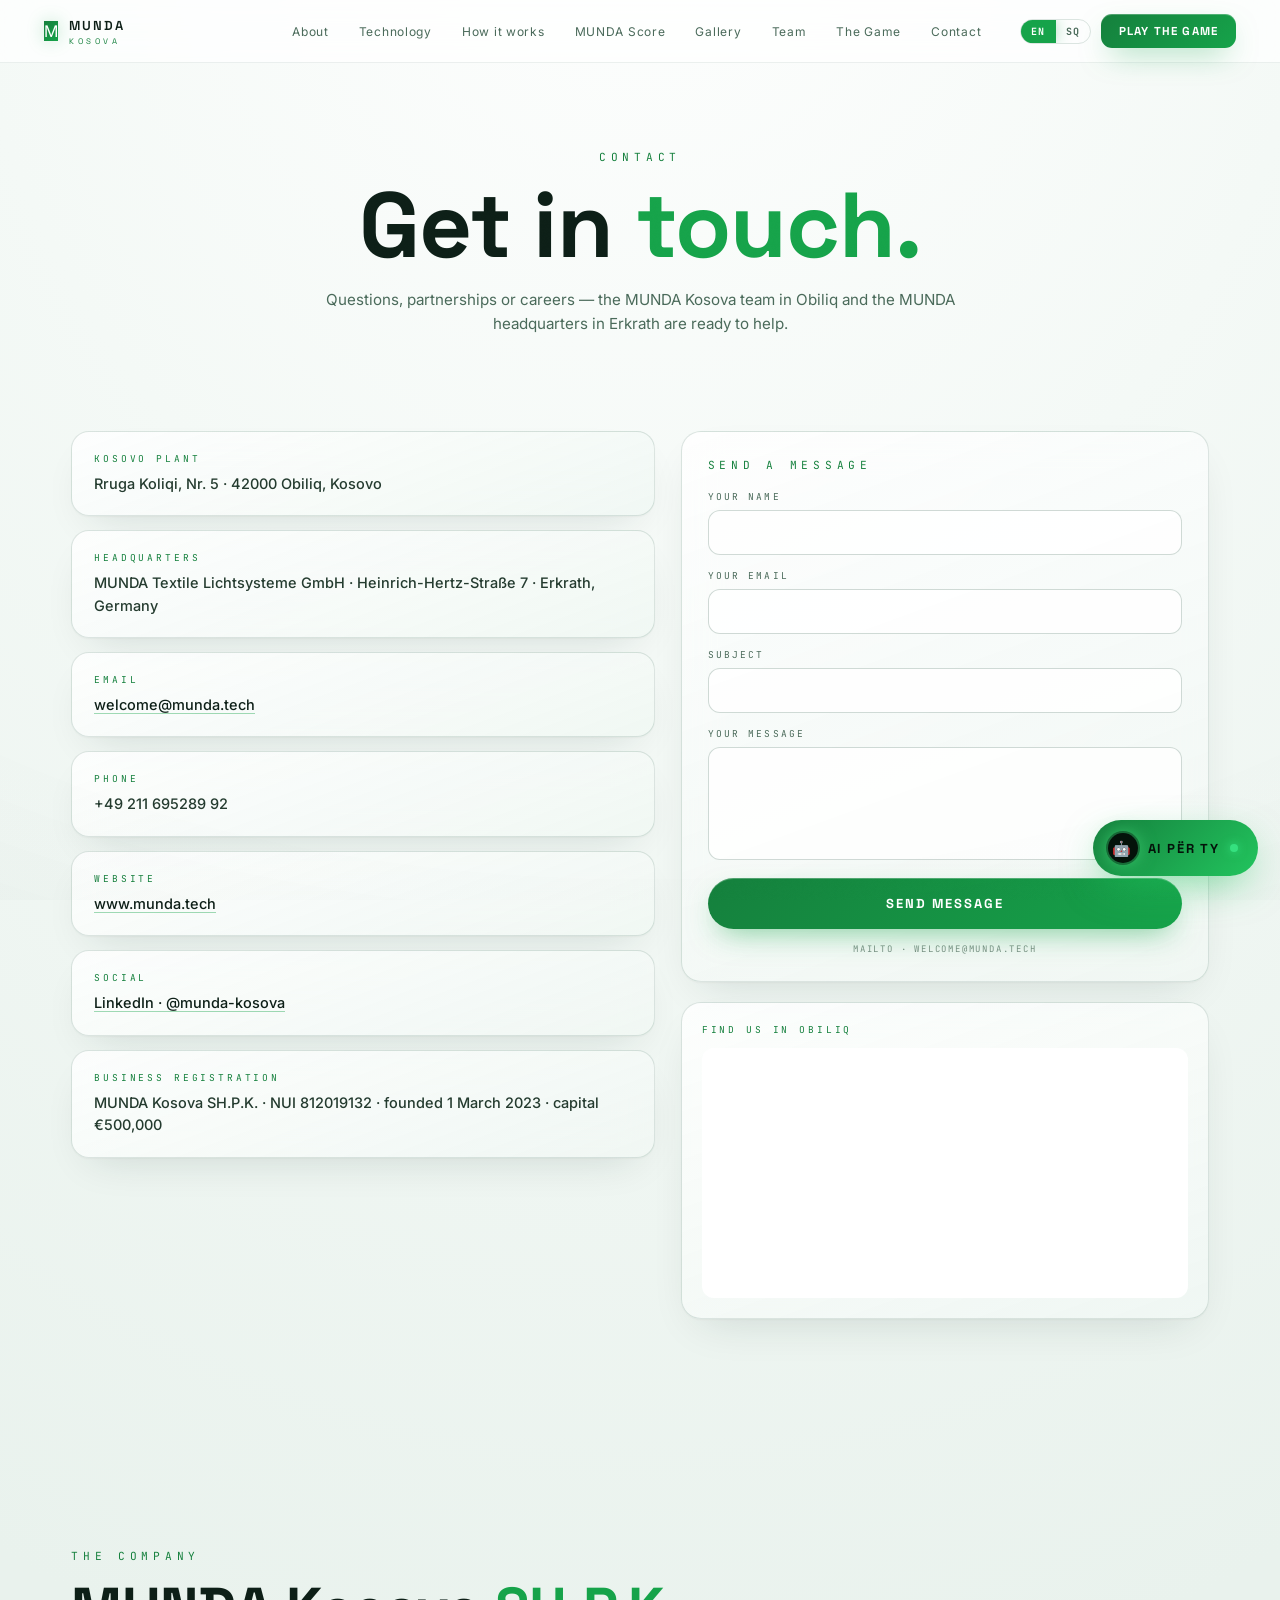
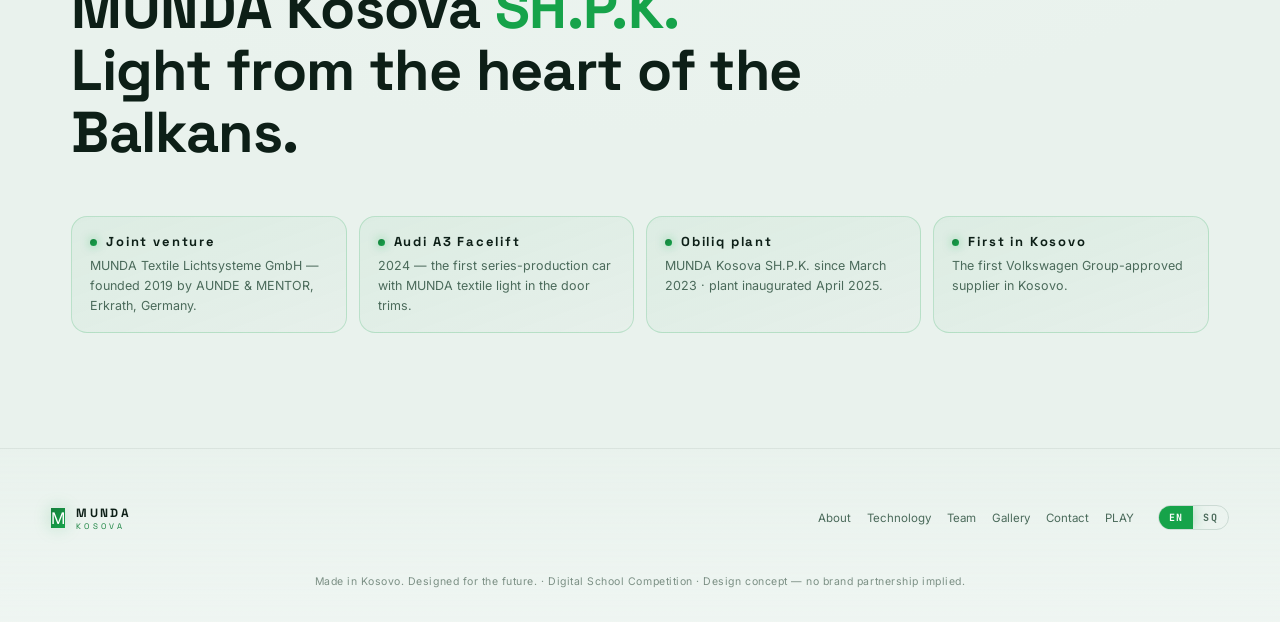
<file: contact.html>
<!DOCTYPE html>
<html lang="en">
<head>
<meta charset="UTF-8">
<meta name="viewport" content="width=device-width, initial-scale=1.0, viewport-fit=cover">
<meta name="theme-color" content="#050507">
<link rel="icon" href="data:image/svg+xml,%3Csvg xmlns='http://www.w3.org/2000/svg' viewBox='0 0 64 64'%3E%3Cdefs%3E%3ClinearGradient id='g' x1='0' y1='0' x2='1' y2='1'%3E%3Cstop offset='0' stop-color='%232d6bff'/%3E%3Cstop offset='1' stop-color='%234df3ff'/%3E%3C/linearGradient%3E%3C/defs%3E%3Crect width='64' height='64' rx='14' fill='url(%23g)'/%3E%3Cpath d='M20 44V20l12 14 12-14v24' fill='none' stroke='%2305070f' stroke-width='6' stroke-linecap='round' stroke-linejoin='round'/%3E%3C/svg%3E">
<title>MUNDA — Contact</title>
<meta name="description" content="Contact MUNDA Kosova SH.P.K. — illuminated textile systems for the automotive industry. Obiliq, Kosovo.">
<link rel="preconnect" href="https://fonts.googleapis.com">
<link rel="preconnect" href="https://fonts.gstatic.com" crossorigin>
<link href="https://fonts.googleapis.com/css2?family=Space+Grotesk:wght@300;400;500;600;700&family=Inter:wght@300;400;500;600&family=JetBrains+Mono:wght@300;400;500;700&display=swap" rel="stylesheet">
<link rel="stylesheet" href="css/tokens.css">
<link rel="stylesheet" href="css/site.css">
<link rel="stylesheet" href="css/dark.css">
<link rel="stylesheet" href="css/light.css">
</head>
<body>

<div class="grain" aria-hidden="true"></div>
<div class="vignette" aria-hidden="true"></div>

<!-- ===================== NAV ===================== -->
<header class="site-nav" id="site-nav">
  <a class="site-brand" href="index.html">
    <span class="brand-mark">M</span>
    <span class="site-brand-text">MUNDA <em>KOSOVA</em></span>
  </a>
  <nav class="site-links" id="site-links" aria-label="Main">
    <a href="index.html#about" data-i18n="nav.about">About</a>
    <a href="index.html#technology" data-i18n="nav.tech">Technology</a>
    <a href="index.html#how" data-i18n="nav.how">How it works</a>
    <a href="index.html#score" data-i18n="nav.score">MUNDA Score</a>
    <a href="index.html#gallery" data-i18n="nav.gallery">Gallery</a>
    <a href="index.html#team" data-i18n="nav.team">Team</a>
    <a href="index.html#game" data-i18n="nav.game">The Game</a>
    <a class="active" href="contact.html" data-i18n="nav.contact">Contact</a>
    <a class="play-mobile" href="experience.html" data-i18n="nav.playGame">PLAY THE GAME</a>
  </nav>
  <div class="site-nav-right">
    <div class="lang-switch" role="group" aria-label="Language">
      <button data-lang-set="en">EN</button>
      <button data-lang-set="sq">SQ</button>
    </div>
    <a class="btn btn-primary btn-sm btn-pulse" href="experience.html" data-i18n="nav.playGame">PLAY THE GAME</a>
    <button class="hamburger" id="hamburger" aria-label="Menu" aria-expanded="false">
      <span></span><span></span><span></span>
    </button>
  </div>
</header>

<main>

<!-- ===================== 1. CONTACT HERO ===================== -->
<section class="contact-hero">
  <p class="kicker" data-i18n="contact.kicker">CONTACT</p>
  <h1 data-i18n="contact.title" data-i18n-html="contact.title">Get in <em>touch.</em></h1>
  <p class="cta-sub" data-i18n="contact.sub">Questions, partnerships or careers — the MUNDA Kosova team in Obiliq and the MUNDA headquarters in Erkrath are ready to help.</p>
</section>

<!-- ===================== 2. INFO + FORM ===================== -->
<section class="contact-wrap sec">
  <div class="contact-left">
    <div class="contact-card glass">
      <span class="cc-label" data-i18n="contact.addrT">Kosovo plant</span>
      <b data-i18n="contact.addrV">Rruga Koliqi, Nr. 5 · 42000 Obiliq, Kosovo</b>
    </div>
    <div class="contact-card glass">
      <span class="cc-label" data-i18n="contact.hqT">Headquarters</span>
      <b data-i18n="contact.hqV">MUNDA Textile Lichtsysteme GmbH · Heinrich-Hertz-Straße 7 · Erkrath, Germany</b>
    </div>
    <div class="contact-card glass">
      <span class="cc-label" data-i18n="contact.emailT">Email</span>
      <b><a href="mailto:welcome@munda.tech" data-i18n="contact.emailV">welcome@munda.tech</a></b>
    </div>
    <div class="contact-card glass">
      <span class="cc-label" data-i18n="contact.phoneT">Phone</span>
      <b data-i18n="contact.phoneV">+49 211 695289 92</b>
    </div>
    <div class="contact-card glass">
      <span class="cc-label" data-i18n="contact.webT">Website</span>
      <b><a href="https://www.munda.tech" target="_blank" rel="noopener" data-i18n="contact.webV">www.munda.tech</a></b>
    </div>
    <div class="contact-card glass">
      <span class="cc-label">Social</span>
      <b><a href="https://www.linkedin.com/company/munda-kosova" target="_blank" rel="noopener" data-i18n="contact.linkedin">LinkedIn · @munda-kosova</a></b>
    </div>
    <div class="contact-card glass">
      <span class="cc-label" data-i18n="contact.regT">Business registration</span>
      <b data-i18n="contact.regV">MUNDA Kosova SH.P.K. · NUI 812019132 · founded 1 March 2023 · capital €500,000</b>
    </div>
  </div>

  <div class="contact-right">
    <form class="contact-form glass" id="contact-form" novalidate>
      <span class="kicker" data-i18n="contact.formT">Send a message</span>
      <label>
        <span data-i18n="contact.fName">Your name</span>
        <input type="text" id="cf-name" maxlength="60" autocomplete="name" required>
      </label>
      <label>
        <span data-i18n="contact.fEmail">Your email</span>
        <input type="email" id="cf-email" maxlength="90" autocomplete="email" required>
      </label>
      <label>
        <span data-i18n="contact.fSubj">Subject</span>
        <input type="text" id="cf-subj" maxlength="90" required>
      </label>
      <label>
        <span data-i18n="contact.fMsg">Your message</span>
        <textarea id="cf-msg" rows="5" maxlength="1200" required></textarea>
      </label>
      <button type="submit" class="btn btn-primary btn-lg" data-i18n="contact.fSend">SEND MESSAGE</button>
      <p class="form-note">mailto · welcome@munda.tech</p>
    </form>

    <div class="contact-map glass">
      <span class="cc-label" data-i18n="contact.mapT">Find us in Obiliq</span>
      <iframe title="MUNDA Kosova — Obiliq" loading="lazy"
        src="https://www.openstreetmap.org/export/embed.html?bbox=21.0817%2C42.6922%2C21.1417%2C42.7122&amp;layer=mapnik&amp;marker=42.70215%2C21.11169"></iframe>
    </div>
  </div>
</section>

<!-- ===================== 3. REAL COMPANY FACTS ===================== -->
<section class="sec">
  <div class="sec-head">
    <p class="kicker" data-i18n="about.kicker">ABOUT THE COMPANY</p>
    <h2 data-i18n="about.title" data-i18n-html="about.title">MUNDA Kosova <em>SH.P.K.</em><br>Light from the heart of the Balkans.</h2>
  </div>
  <div class="about-facts contact-facts">
    <div class="af"><b data-i18n="about.r1t">Joint venture</b><span data-i18n="about.r1d">MUNDA Textile Lichtsysteme GmbH — founded 2019 by AUNDE &amp; MENTOR, Erkrath, Germany.</span></div>
    <div class="af"><b data-i18n="about.r2t">Audi A3 Facelift</b><span data-i18n="about.r2d">2024 — the first series-production car with MUNDA textile light in the door trims.</span></div>
    <div class="af"><b data-i18n="about.r3t">Obiliq plant</b><span data-i18n="about.r3d">MUNDA Kosova SH.P.K. since March 2023 · plant inaugurated April 2025.</span></div>
    <div class="af"><b data-i18n="about.r4t">First in Kosovo</b><span data-i18n="about.r4d">The first Volkswagen Group-approved supplier in Kosovo.</span></div>
  </div>
</section>

</main>

<!-- ===================== FOOTER ===================== -->
<footer class="site-footer">
  <div class="foot-brand">
    <span class="brand-mark">M</span>
    <b>MUNDA <em>KOSOVA</em></b>
  </div>
  <nav class="foot-links" aria-label="Footer">
    <a href="index.html#about" data-i18n="nav.about">About</a>
    <a href="index.html#technology" data-i18n="nav.tech">Technology</a>
    <a href="index.html#team" data-i18n="nav.team">Team</a>
    <a href="index.html#gallery" data-i18n="nav.gallery">Gallery</a>
    <a href="contact.html" data-i18n="nav.contact">Contact</a>
    <a href="experience.html" data-i18n="nav.play">Play</a>
  </nav>
  <div class="lang-switch" role="group" aria-label="Language">
    <button data-lang-set="en">EN</button>
    <button data-lang-set="sq">SQ</button>
  </div>
  <p class="foot-note" data-i18n="foot.note">Made in Kosovo. Designed for the future. · Digital School Competition · Design concept — no brand partnership implied.</p>
</footer>

<!-- ===================== MONDO — AI ASSISTANT ===================== -->
<button class="mondo-btn" id="mondo-btn" aria-label="AI assistant">
  <span class="mb-ic">🤖</span>
  <span data-i18n="mondo.btn">AI PËR TY</span>
  <span class="mb-dot" aria-hidden="true"></span>
</button>

<div class="mondo-panel" id="mondo-panel" role="dialog" aria-label="Mondo AI assistant">
  <div class="mondo-head">
    <span class="mondo-avatar" aria-hidden="true">
      <svg viewBox="0 0 40 40" width="34" height="34">
        <defs>
          <linearGradient id="mg-face" x1="0" y1="0" x2="1" y2="1">
            <stop offset="0" stop-color="#0e7a3d"/><stop offset="1" stop-color="#22c55e"/>
          </linearGradient>
        </defs>
        <circle cx="20" cy="20" r="19" fill="url(#mg-face)"/>
        <circle cx="20" cy="20" r="19" fill="none" stroke="rgba(255,255,255,.35)" stroke-width="1"/>
        <g class="mondo-eyes">
          <circle cx="14.5" cy="17" r="2.4" fill="#06281a"/><circle cx="25.5" cy="17" r="2.4" fill="#06281a"/>
          <circle cx="15.3" cy="16.2" r="0.8" fill="#fff" opacity=".85"/><circle cx="26.3" cy="16.2" r="0.8" fill="#fff" opacity=".85"/>
        </g>
        <path d="M12.5 23 Q20 29 27.5 23" fill="none" stroke="#06281a" stroke-width="2" stroke-linecap="round"/>
        <path d="M20 6.5 V4" stroke="#c8f5da" stroke-width="1.6" stroke-linecap="round"/>
        <circle cx="20" cy="3.4" r="1.7" fill="#a7f3c9"/>
      </svg>
    </span>
    <div>
      <b>MONDO</b>
      <i data-i18n="mondo.status">MUNDA AI · knowledge base</i>
    </div>
    <button class="mondo-close" id="mondo-close" aria-label="Close">✕</button>
  </div>
  <div class="mondo-body" id="mondo-body"></div>
  <div class="mondo-chips" id="mondo-chips"></div>
  <div class="mondo-inputbar">
    <input type="text" id="mondo-input" maxlength="200" autocomplete="off"
           data-i18n-attr="placeholder:mondo.ph" placeholder="Ask Mondo about MUNDA…">
    <button class="mondo-send" id="mondo-send" aria-label="Send">➤</button>
  </div>
</div>

<script src="js/i18n.js"></script>
<script src="js/site.js"></script>
<script src="js/mondo.js"></script>
<script>
  (function () {
    var form = document.getElementById('contact-form');
    if (!form) return;
    form.addEventListener('submit', function (e) {
      e.preventDefault();
      var name = document.getElementById('cf-name').value.trim();
      var email = document.getElementById('cf-email').value.trim();
      var subj = document.getElementById('cf-subj').value.trim() || 'MUNDA Kosova — website message';
      var msg = document.getElementById('cf-msg').value.trim();
      if (!name || !email || !msg) return;
      var body = 'Name: ' + name + '\nEmail: ' + email + '\n\n' + msg;
      window.location.href = 'mailto:welcome@munda.tech?subject=' + encodeURIComponent(subj) + '&body=' + encodeURIComponent(body);
    });
  })();
</script>
</body>
</html>
</file>
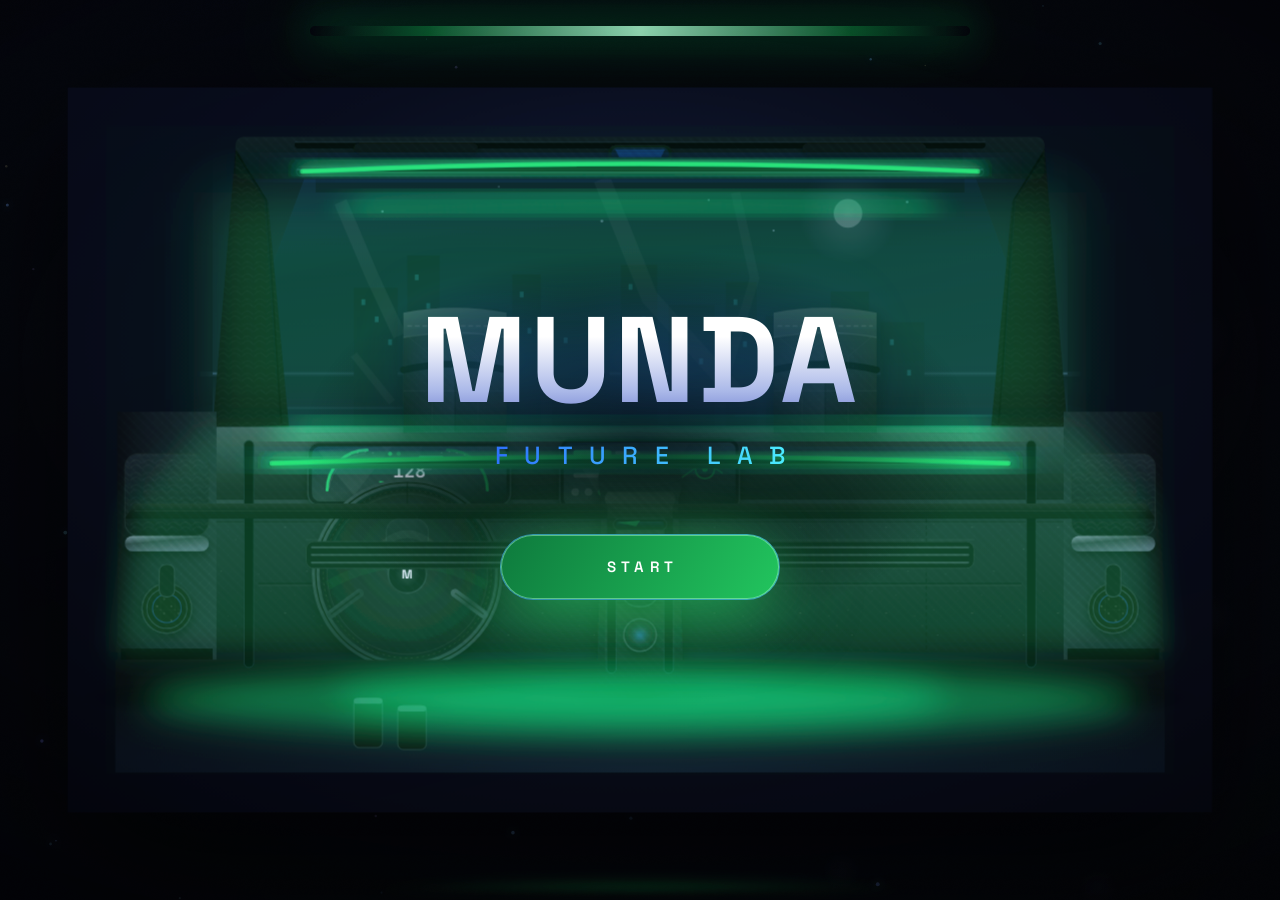
<file: experience.html>
<!DOCTYPE html>
<html lang="en">
<head>
<meta charset="UTF-8">
<meta name="viewport" content="width=device-width, initial-scale=1.0, viewport-fit=cover">
<meta name="theme-color" content="#050507">
<link rel="icon" href="data:image/svg+xml,%3Csvg xmlns='http://www.w3.org/2000/svg' viewBox='0 0 64 64'%3E%3Cdefs%3E%3ClinearGradient id='g' x1='0' y1='0' x2='1' y2='1'%3E%3Cstop offset='0' stop-color='%232d6bff'/%3E%3Cstop offset='1' stop-color='%234df3ff'/%3E%3C/linearGradient%3E%3C/defs%3E%3Crect width='64' height='64' rx='14' fill='url(%23g)'/%3E%3Cpath d='M20 44V20l12 14 12-14v24' fill='none' stroke='%2305070f' stroke-width='6' stroke-linecap='round' stroke-linejoin='round'/%3E%3C/svg%3E">
<title>MUNDA FUTURE LAB — Design the Light</title>
<meta name="description" content="Become a MUNDA design engineer. Design, illuminate, connect and test the interior lighting of tomorrow's premium vehicle.">
<link rel="preconnect" href="https://fonts.googleapis.com">
<link rel="preconnect" href="https://fonts.gstatic.com" crossorigin>
<link href="https://fonts.googleapis.com/css2?family=Space+Grotesk:wght@300;400;500;600;700&family=Inter:wght@300;400;500;600&family=JetBrains+Mono:wght@300;400;500;700&display=swap" rel="stylesheet">
<link rel="stylesheet" href="css/tokens.css">
<link rel="stylesheet" href="css/style.css">
<link rel="stylesheet" href="css/futurelab.css">
<link rel="stylesheet" href="css/launcher.css">
</head>
<body data-screen="boot">

<!-- Ambient canvas particle field -->
<canvas id="particles" aria-hidden="true"></canvas>
<div class="vignette" aria-hidden="true"></div>
<div class="grain" aria-hidden="true"></div>
<div id="grade" aria-hidden="true"></div>

<!-- ===================== HUD / TOP BAR ===================== -->
<header id="topbar">
  <button class="brand" data-nav="hub" aria-label="MUNDA Future Lab home">
    <span class="brand-mark">M</span>
    <span class="brand-text">MUNDA <em>FUTURE LAB</em></span>
  </button>

  <!-- live player HUD -->
  <div id="hud" class="hud" aria-live="polite">
    <div class="hud-id">
      <span class="hud-avatar" id="hud-avatar">E</span>
      <span class="hud-idtext">
        <b id="hud-name">ENGINEER</b>
        <i id="hud-rank" data-rank="rookie">ROOKIE</i>
      </span>
    </div>
    <div class="hud-xp" title="Experience">
      <span class="hud-lvl" id="hud-level">1</span>
      <span class="hud-xpbar"><span class="hud-xpfill" id="hud-xp-fill"></span></span>
      <span class="hud-xptext" id="hud-xp-text">0 / 480 XP</span>
    </div>
    <div class="hud-coins" title="MUNDA credits">
      <svg viewBox="0 0 24 24" width="14" height="14" aria-hidden="true"><circle cx="12" cy="12" r="9" fill="none" stroke="currentColor" stroke-width="2"/><path d="M12 7v10M9.5 9.5h5M9.5 14.5h5" stroke="currentColor" stroke-width="1.6" fill="none" stroke-linecap="round"/></svg>
      <b id="hud-coins">0</b>
    </div>
  </div>

  <nav id="nav">
    <a href="#" data-nav="hub" data-i18n="nav.lab">Lab</a>
    <a href="#" data-nav="story" data-i18n="nav.story">Story</a>
    <a href="#" data-nav="tech" data-i18n="nav.tech">Technology</a>
    <a href="#" data-nav="kosova" data-i18n="nav.kosova">Kosova</a>
    <a href="#" data-nav="jury" class="nav-jury" data-i18n="nav.jury">Jury Mode</a>
    <a href="#" data-nav="gallery" data-i18n="nav.gallery">Gallery</a>
    <a href="index.html" class="nav-site" data-i18n="nav.site">Website</a>
  </nav>

  <div class="topbar-right">
    <div class="lang-switch" role="group" aria-label="Language">
      <button data-lang-set="en">EN</button>
      <button data-lang-set="sq">SQ</button>
    </div>
    <button id="btn-audio" class="icon-btn" title="Sound settings" aria-label="Sound settings">
      <svg viewBox="0 0 24 24" width="17" height="17" aria-hidden="true"><path d="M4 9v6h3.5L12 19V5L7.5 9H4z" fill="currentColor"/><path class="wave1" d="M15.5 8.5a5 5 0 010 7" fill="none" stroke="currentColor" stroke-width="1.8" stroke-linecap="round"/><path class="wave2" d="M18 6a8.5 8.5 0 010 12" fill="none" stroke="currentColor" stroke-width="1.8" stroke-linecap="round"/></svg>
    </button>
    <button id="btn-present" class="ghost" title="Presentation mode" data-i18n="btn.present">PRESENT</button>
  </div>
</header>

<!-- ===================== AUDIO SETTINGS ===================== -->
<div id="audio-panel" class="audio-panel" hidden>
  <div class="ap-head">
    <span class="kicker" data-i18n="audio.title">SOUND</span>
    <button id="audio-close" class="icon-btn" aria-label="Close">✕</button>
  </div>
  <div class="ap-row">
    <label for="vol-master" data-i18n="audio.master">Master</label>
    <input type="range" id="vol-master" min="0" max="100" value="80">
    <b id="vol-master-val">80</b>
  </div>
  <div class="ap-row">
    <label for="vol-music" data-i18n="audio.music">Music</label>
    <input type="range" id="vol-music" min="0" max="100" value="55">
    <b id="vol-music-val">55</b>
  </div>
  <div class="ap-row">
    <label for="vol-sfx" data-i18n="audio.sfx">Effects</label>
    <input type="range" id="vol-sfx" min="0" max="100" value="80">
    <b id="vol-sfx-val">80</b>
  </div>
  <div class="ap-toggles">
    <button id="tg-music" class="tg on"><i></i><span data-i18n="audio.musicOn">Music</span></button>
    <button id="tg-sfx" class="tg on"><i></i><span data-i18n="audio.sfxOn">Effects</span></button>
  </div>
  <p class="ap-note" data-i18n="audio.note">All audio is generated live in your browser — no external files.</p>
</div>

<!-- ===================== STAGE (persistent interior) ===================== -->
<div id="stage">
  <div id="camera">
  <svg id="interior" viewBox="0 0 1200 760" preserveAspectRatio="xMidYMid meet" role="img" aria-label="MUNDA concept vehicle interior">
        <defs>
      <!-- surfaces (photorealistic multi-stop) -->
      <radialGradient id="g-bg" cx="50%" cy="36%" r="80%">
        <stop offset="0%" stop-color="#16203a"/><stop offset="46%" stop-color="#0a0e1c"/><stop offset="100%" stop-color="#04050c"/>
      </radialGradient>
      <linearGradient id="g-glass" x1="0" y1="0" x2="0.35" y2="1">
        <stop offset="0%" stop-color="#101a30"/><stop offset="45%" stop-color="#060b16"/><stop offset="100%" stop-color="#131d36"/>
      </linearGradient>
      <linearGradient id="g-headliner" x1="0" y1="0" x2="0" y2="1">
        <stop offset="0%" stop-color="#131622"/><stop offset="100%" stop-color="#080a12"/>
      </linearGradient>
      <linearGradient id="g-dash-top" x1="0" y1="0" x2="0" y2="1">
        <stop offset="0%" stop-color="#2a2f3d"/><stop offset="38%" stop-color="#1b1f2b"/><stop offset="72%" stop-color="#12141d"/><stop offset="100%" stop-color="#0c0d15"/>
      </linearGradient>
      <linearGradient id="g-dash" x1="0" y1="0" x2="0" y2="1">
        <stop offset="0%" stop-color="#1e2330"/><stop offset="38%" stop-color="#161a25"/><stop offset="100%" stop-color="#0a0c13"/>
      </linearGradient>
      <linearGradient id="g-door" x1="0" y1="0" x2="1" y2="0">
        <stop offset="0%" stop-color="#0b0d14"/><stop offset="38%" stop-color="#141824"/><stop offset="100%" stop-color="#1d212e"/>
      </linearGradient>
      <linearGradient id="g-door-r" x1="0" y1="0" x2="1" y2="0">
        <stop offset="0%" stop-color="#1d212e"/><stop offset="62%" stop-color="#141824"/><stop offset="100%" stop-color="#0b0d14"/>
      </linearGradient>
      <linearGradient id="g-console" x1="0" y1="0" x2="0" y2="1">
        <stop offset="0%" stop-color="#20242f"/><stop offset="55%" stop-color="#141720"/><stop offset="100%" stop-color="#0b0c13"/>
      </linearGradient>
      <linearGradient id="g-seat" x1="0" y1="0" x2="0" y2="1">
        <stop offset="0%" stop-color="#2e3341"/><stop offset="42%" stop-color="#1f232e"/><stop offset="100%" stop-color="#111319"/>
      </linearGradient>
      <linearGradient id="g-seat-side" x1="0" y1="0" x2="1" y2="0">
        <stop offset="0%" stop-color="#0e1018"/><stop offset="100%" stop-color="#262b38"/>
      </linearGradient>
      <linearGradient id="g-trim" x1="0" y1="0" x2="0.5" y2="1">
        <stop offset="0%" stop-color="#7d8598"/><stop offset="45%" stop-color="#2e3340"/><stop offset="100%" stop-color="#545b70"/>
      </linearGradient>
      <radialGradient id="g-wheel" cx="50%" cy="42%" r="62%">
        <stop offset="0%" stop-color="#21252f"/><stop offset="55%" stop-color="#13161f"/><stop offset="100%" stop-color="#090a10"/>
      </radialGradient>
      <linearGradient id="g-wheel-rim" x1="0" y1="0" x2="1" y2="1">
        <stop offset="0%" stop-color="#414756"/><stop offset="50%" stop-color="#1b1f29"/><stop offset="100%" stop-color="#313745"/>
      </linearGradient>
      <radialGradient id="g-footwell" cx="50%" cy="100%" r="90%">
        <stop offset="0%" stop-color="rgba(86,120,190,0.20)"/><stop offset="100%" stop-color="rgba(86,120,190,0)"/>
      </radialGradient>
      <linearGradient id="g-screen" x1="0" y1="0" x2="0" y2="1">
        <stop offset="0%" stop-color="#122038"/><stop offset="100%" stop-color="#060a12"/>
      </linearGradient>
      <linearGradient id="g-sheen" x1="0" y1="0" x2="1" y2="1">
        <stop offset="0%" stop-color="rgba(255,255,255,0.12)"/><stop offset="42%" stop-color="rgba(255,255,255,0.03)"/><stop offset="100%" stop-color="rgba(255,255,255,0)"/>
      </linearGradient>
      <linearGradient id="g-dash-gloss" x1="0" y1="0" x2="0" y2="1">
        <stop offset="0%" stop-color="rgba(255,255,255,0.16)"/><stop offset="55%" stop-color="rgba(255,255,255,0.03)"/><stop offset="100%" stop-color="rgba(255,255,255,0)"/>
      </linearGradient>
      <linearGradient id="g-haze" x1="0" y1="0" x2="0" y2="1">
        <stop offset="0%" stop-color="rgba(140,180,240,0)"/><stop offset="100%" stop-color="rgba(140,180,240,0.12)"/>
      </linearGradient>
      <radialGradient id="g-moon" cx="50%" cy="50%" r="50%">
        <stop offset="0%" stop-color="rgba(215,230,255,0.9)"/><stop offset="18%" stop-color="rgba(195,218,255,0.35)"/><stop offset="100%" stop-color="rgba(160,195,255,0)"/>
      </radialGradient>
      <linearGradient id="g-ao-top" x1="0" y1="0" x2="0" y2="1">
        <stop offset="0%" stop-color="rgba(0,0,0,0)"/><stop offset="100%" stop-color="rgba(0,0,0,0.6)"/>
      </linearGradient>
      <radialGradient id="g-ao-s" cx="50%" cy="50%" r="50%">
        <stop offset="0%" stop-color="rgba(0,0,0,0.55)"/><stop offset="100%" stop-color="rgba(0,0,0,0)"/>
      </radialGradient>
      <linearGradient id="g-floor" x1="0" y1="0" x2="0" y2="1">
        <stop offset="0%" stop-color="#0c0d13"/><stop offset="100%" stop-color="#03040b"/>
      </linearGradient>
      <!-- moving specular glare for glass screens -->
      <linearGradient id="g-glare" x1="0" y1="0" x2="1" y2="1">
        <stop offset="0%" stop-color="rgba(255,255,255,0)"/>
        <stop offset="50%" stop-color="rgba(210,235,255,0.16)"/>
        <stop offset="100%" stop-color="rgba(255,255,255,0)"/>
      </linearGradient>
      <!-- brushed-aluminium trim -->
      <linearGradient id="g-metal" x1="0" y1="0" x2="0" y2="1">
        <stop offset="0%" stop-color="#c9d2e0"/><stop offset="22%" stop-color="#8b95a7"/>
        <stop offset="46%" stop-color="#e6ecf5"/><stop offset="62%" stop-color="#6d7688"/>
        <stop offset="100%" stop-color="#aab3c4"/>
      </linearGradient>

      <!-- ENVIRONMENTS (behind the windshield, deep navy) -->
      <linearGradient id="env-city" x1="0" y1="0" x2="0" y2="1">
        <stop offset="0%" stop-color="#16264e"/><stop offset="55%" stop-color="#0c1733"/><stop offset="100%" stop-color="#060b18"/>
      </linearGradient>
      <linearGradient id="env-tunnel" x1="0" y1="0" x2="0" y2="1">
        <stop offset="0%" stop-color="#241a08"/><stop offset="55%" stop-color="#120d04"/><stop offset="100%" stop-color="#070605"/>
      </linearGradient>
      <linearGradient id="env-showroom" x1="0" y1="0" x2="0" y2="1">
        <stop offset="0%" stop-color="#2a3348"/><stop offset="60%" stop-color="#141826"/><stop offset="100%" stop-color="#090c12"/>
      </linearGradient>
      <linearGradient id="env-arena" x1="0" y1="0" x2="0" y2="1">
        <stop offset="0%" stop-color="#2a1246"/><stop offset="55%" stop-color="#120823"/><stop offset="100%" stop-color="#060410"/>
      </linearGradient>

      <!-- glow filters — natural falloff, no neon -->
      <filter id="f-glow" x="-60%" y="-60%" width="220%" height="220%">
        <feGaussianBlur stdDeviation="8" result="b"/>
        <feComponentTransfer in="b" result="g"><feFuncA type="gamma" amplitude="1" exponent="0.55"/></feComponentTransfer>
        <feMerge><feMergeNode in="g"/><feMergeNode in="SourceGraphic"/></feMerge>
      </filter>
      <filter id="f-glow-soft" x="-80%" y="-80%" width="260%" height="260%">
        <feGaussianBlur stdDeviation="18"/>
      </filter>
      <filter id="f-glow-huge" x="-140%" y="-140%" width="380%" height="380%">
        <feGaussianBlur stdDeviation="40"/>
      </filter>
      <filter id="f-glow-fine" x="-60%" y="-60%" width="220%" height="220%">
        <feGaussianBlur stdDeviation="4"/>
      </filter>
      <filter id="f-soft15" x="-80%" y="-80%" width="260%" height="260%">
        <feGaussianBlur stdDeviation="15"/>
      </filter>
      <filter id="f-soft30" x="-120%" y="-120%" width="340%" height="340%">
        <feGaussianBlur stdDeviation="30"/>
      </filter>
      <filter id="f-blur6"><feGaussianBlur stdDeviation="6"/></filter>
      <filter id="f-blur2"><feGaussianBlur stdDeviation="2"/></filter>
      <filter id="f-ao" x="-40%" y="-40%" width="180%" height="240%">
        <feDropShadow dx="0" dy="7" stdDeviation="9" flood-color="#000000" flood-opacity="0.6"/>
      </filter>
      <filter id="f-ao-sm" x="-40%" y="-40%" width="180%" height="220%">
        <feDropShadow dx="0" dy="4" stdDeviation="5" flood-color="#000000" flood-opacity="0.55"/>
      </filter>
      <filter id="f-glass" x="-30%" y="-30%" width="160%" height="160%">
        <feGaussianBlur stdDeviation="1.4"/>
      </filter>

      <!-- material patterns — detailed, layered -->
      <pattern id="p-carbon" width="14" height="14" patternUnits="userSpaceOnUse" patternTransform="rotate(45)">
        <rect width="14" height="14" fill="transparent"/>
        <path d="M0 3.5 H14 M0 10.5 H14" stroke="#ffffff" stroke-opacity="0.11" stroke-width="1.5"/>
        <path d="M3.5 0 V14 M10.5 0 V14" stroke="#ffffff" stroke-opacity="0.05" stroke-width="1"/>
        <path d="M0 7 H14" stroke="#000000" stroke-opacity="0.2" stroke-width="0.9"/>
        <circle cx="3.5" cy="3.5" r="0.35" fill="#ffffff" fill-opacity="0.5"/>
        <circle cx="10.5" cy="10.5" r="0.35" fill="#ffffff" fill-opacity="0.5"/>
      </pattern>
      <pattern id="p-knit" width="13" height="13" patternUnits="userSpaceOnUse">
        <rect width="13" height="13" fill="transparent"/>
        <path d="M0.5 9.5 Q6.5 1.5 12.5 9.5 M0.5 4 Q6.5 -3 12.5 4" fill="none" stroke="#ffffff" stroke-opacity="0.09" stroke-width="1.1"/>
        <path d="M0 10.5 Q6.5 12.5 13 10.5" fill="none" stroke="#000000" stroke-opacity="0.12" stroke-width="0.9"/>
      </pattern>
      <pattern id="p-mesh" width="15" height="15" patternUnits="userSpaceOnUse">
        <rect width="15" height="15" fill="transparent"/>
        <circle cx="3.7" cy="3.7" r="1" fill="#ffffff" fill-opacity="0.14"/>
        <circle cx="11.2" cy="11.2" r="1" fill="#ffffff" fill-opacity="0.14"/>
        <circle cx="7.4" cy="7.4" r="0.6" fill="#ffffff" fill-opacity="0.07"/>
        <path d="M0 7.5 H15 M7.5 0 V15" stroke="#ffffff" stroke-opacity="0.03" stroke-width="0.5"/>
      </pattern>
      <pattern id="p-silk" width="20" height="20" patternUnits="userSpaceOnUse">
        <rect width="20" height="20" fill="transparent"/>
        <path d="M2 0 V20 M7 0 V20 M12 0 V20 M17 0 V20" stroke="#ffffff" stroke-opacity="0.045" stroke-width="1"/>
        <path d="M9.5 0 V20" stroke="#ffffff" stroke-opacity="0.10" stroke-width="1"/>
      </pattern>
      <pattern id="p-stitch" width="18" height="9" patternUnits="userSpaceOnUse">
        <path d="M0 5 H7" stroke="#000000" stroke-opacity="0.35" stroke-width="1.4" stroke-linecap="round"/>
        <path d="M0 4.5 H7" stroke="#ffffff" stroke-opacity="0.20" stroke-width="1.1" stroke-linecap="round"/>
      </pattern>
      <pattern id="p-grain" width="90" height="90" patternUnits="userSpaceOnUse">
        <rect width="90" height="90" fill="transparent"/>
        <circle cx="12" cy="34" r="0.5" fill="#ffffff" fill-opacity="0.55"/>
        <circle cx="48" cy="11" r="0.6" fill="#ffffff" fill-opacity="0.4"/>
        <circle cx="71" cy="57" r="0.5" fill="#ffffff" fill-opacity="0.5"/>
        <circle cx="33" cy="78" r="0.4" fill="#ffffff" fill-opacity="0.35"/>
        <circle cx="86" cy="24" r="0.5" fill="#ffffff" fill-opacity="0.3"/>
        <circle cx="20" cy="60" r="0.4" fill="#ffffff" fill-opacity="0.45"/>
        <circle cx="58" cy="82" r="0.4" fill="#ffffff" fill-opacity="0.3"/>
        <circle cx="8" cy="8" r="0.4" fill="#ffffff" fill-opacity="0.35"/>
        <circle cx="40" cy="40" r="0.3" fill="#ffffff" fill-opacity="0.4"/>
        <circle cx="78" cy="14" r="0.35" fill="#ffffff" fill-opacity="0.35"/>
      </pattern>
      <pattern id="p-perf" width="9" height="9" patternUnits="userSpaceOnUse">
        <rect width="9" height="9" fill="transparent"/>
        <circle cx="4.5" cy="4.5" r="1.1" fill="#000000" fill-opacity="0.28"/>
        <circle cx="4.5" cy="3.9" r="0.8" fill="#ffffff" fill-opacity="0.10"/>
      </pattern>
    </defs>

    <!-- ===== ENVIRONMENT (world outside the glass) ===== -->
        <!-- ===== ENVIRONMENT (world outside the glass) ===== -->
    <g id="environment" data-env="city">
      <rect x="-40" y="-40" width="1280" height="840" fill="url(#g-bg)"/>
      <g id="env-layer">
        <!-- sky / backdrop swapped by JS via fill -->
        <polygon id="env-sky" points="260,64 940,64 1048,356 152,356" fill="url(#env-city)"/>
        <!-- atmosphere + cabin-light reflection on glass -->
        <g id="env-atmos" pointer-events="none">
          <rect x="152" y="64" width="896" height="236" fill="url(#g-haze)" opacity="0.4"/>
          <rect x="152" y="299" width="896" height="2" fill="#9fc4ff" opacity="0.28" filter="url(#f-glow)"/>
          <path d="M282 96 Q600 84 918 96" fill="none" stroke="#8fd0ff" stroke-width="3" stroke-linecap="round" opacity="0.15" filter="url(#f-glow-soft)"/>
          <path d="M300 118 Q600 106 900 118" fill="none" stroke="#bcd6ff" stroke-width="1.6" stroke-linecap="round" opacity="0.10" filter="url(#f-glass)"/>
        </g>
        <!-- moon + glow -->
        <g class="env-moon">
          <circle cx="818" cy="132" r="52" fill="url(#g-moon)"/>
          <circle cx="818" cy="132" r="15" fill="#dbe6ff" opacity="0.85"/>
        </g>
        <!-- horizon haze -->
        <polygon points="152,300 1048,300 1048,356 152,356" fill="url(#g-haze)"/>
        <!-- city skyline -->
        <g id="env-city-g" class="env-set">
          <g fill="#0d1424" stroke="none">
            <rect x="300" y="210" width="46" height="146"/><rect x="356" y="176" width="34" height="180"/>
            <rect x="400" y="232" width="52" height="124"/><rect x="466" y="196" width="30" height="160"/>
            <rect x="508" y="244" width="60" height="112"/><rect x="580" y="186" width="38" height="170"/>
            <rect x="630" y="228" width="48" height="128"/><rect x="690" y="204" width="32" height="152"/>
            <rect x="732" y="240" width="56" height="116"/><rect x="800" y="214" width="40" height="142"/>
            <rect x="852" y="246" width="46" height="110"/>
          </g>
          <g class="env-win" fill="#4df3ff" fill-opacity="0.5">
            <rect x="308" y="222" width="4" height="6"/><rect x="322" y="240" width="4" height="6"/><rect x="336" y="264" width="4" height="6"/>
            <rect x="364" y="196" width="4" height="6"/><rect x="376" y="226" width="4" height="6"/><rect x="366" y="272" width="4" height="6"/>
            <rect x="412" y="250" width="4" height="6"/><rect x="430" y="278" width="4" height="6"/><rect x="440" y="244" width="4" height="6"/>
            <rect x="474" y="214" width="4" height="6"/><rect x="482" y="252" width="4" height="6"/>
            <rect x="520" y="262" width="4" height="6"/><rect x="546" y="290" width="4" height="6"/>
            <rect x="588" y="206" width="4" height="6"/><rect x="602" y="240" width="4" height="6"/><rect x="592" y="286" width="4" height="6"/>
            <rect x="642" y="246" width="4" height="6"/><rect x="662" y="284" width="4" height="6"/>
            <rect x="698" y="222" width="4" height="6"/><rect x="708" y="266" width="4" height="6"/>
            <rect x="744" y="258" width="4" height="6"/><rect x="770" y="292" width="4" height="6"/>
            <rect x="810" y="232" width="4" height="6"/><rect x="826" y="272" width="4" height="6"/>
            <rect x="862" y="264" width="4" height="6"/><rect x="880" y="296" width="4" height="6"/>
          </g>
          <g class="env-dot" fill="#bcd6ff">
            <circle cx="330" cy="130" r="1.3"/><circle cx="452" cy="104" r="1"/><circle cx="560" cy="140" r="1.5"/>
            <circle cx="672" cy="118" r="1.1"/><circle cx="740" cy="150" r="1.2"/><circle cx="880" cy="120" r="1.4"/>
          </g>
          <!-- road light streaks -->
          <g class="env-streak" stroke="#8fd0ff" stroke-opacity="0.18" stroke-width="2" stroke-linecap="round">
            <path d="M200 336 H420"/><path d="M700 344 H980"/>
          </g>
        </g>
        <!-- tunnel -->
        <g id="env-tunnel-g" class="env-set" style="display:none">
          <g stroke="#ffb03a" stroke-opacity="0.5" stroke-width="7" stroke-linecap="round" filter="url(#f-blur2)">
            <path d="M470 92 H730"/><path d="M440 150 H760"/><path d="M410 214 H790"/><path d="M372 286 H828"/>
          </g>
          <g class="env-dot" fill="#ffd9a0">
            <circle cx="360" cy="120" r="1.6"/><circle cx="520" cy="80" r="1.3"/><circle cx="700" cy="130" r="1.5"/><circle cx="840" cy="96" r="1.2"/>
          </g>
          <g stroke="#2a2118" stroke-width="2" stroke-opacity="0.8">
            <path d="M300 64 L200 356"/><path d="M900 64 L1000 356"/>
          </g>
        </g>
        <!-- showroom -->
        <g id="env-showroom-g" class="env-set" style="display:none">
          <g stroke="#ffffff" stroke-opacity="0.10" stroke-width="2">
            <path d="M300 120 H900"/><path d="M280 180 H920"/><path d="M262 246 H938"/>
          </g>
          <g fill="#ffffff" fill-opacity="0.16" filter="url(#f-blur6)">
            <ellipse cx="420" cy="150" rx="70" ry="9"/><ellipse cx="780" cy="150" rx="70" ry="9"/>
            <ellipse cx="600" cy="112" rx="90" ry="10"/>
          </g>
          <g class="env-dot" fill="#ffffff">
            <circle cx="330" cy="90" r="1.4"/><circle cx="520" cy="110" r="1.1"/><circle cx="700" cy="86" r="1.3"/><circle cx="860" cy="120" r="1"/>
          </g>
        </g>
        <!-- night city -->
        <g id="env-night-city-g" class="env-set" style="display:none">
          <g fill="#070b16"><rect x="280" y="160" width="640" height="196"/></g>
          <g class="env-win" fill="#ffc861" fill-opacity="0.55">
            <rect x="320" y="188" width="5" height="7"/><rect x="352" y="214" width="5" height="7"/><rect x="392" y="180" width="5" height="7"/>
            <rect x="436" y="226" width="5" height="7"/><rect x="480" y="196" width="5" height="7"/><rect x="536" y="240" width="5" height="7"/>
            <rect x="592" y="184" width="5" height="7"/><rect x="648" y="228" width="5" height="7"/><rect x="704" y="200" width="5" height="7"/>
            <rect x="760" y="246" width="5" height="7"/><rect x="812" y="192" width="5" height="7"/><rect x="866" y="232" width="5" height="7"/>
          </g>
          <g class="env-dot" fill="#a8c8ff">
            <circle cx="420" cy="120" r="1.5"/><circle cx="580" cy="104" r="1.2"/><circle cx="760" cy="128" r="1.4"/>
          </g>
          <path d="M152 356 H1048" stroke="#2d6bff" stroke-opacity="0.25" stroke-width="3"/>
        </g>
        <!-- arena (final showcase) -->
        <g id="env-arena-g" class="env-set" style="display:none">
          <g class="arena-beam" stroke="#9a4dff" stroke-opacity="0.22" stroke-width="26" stroke-linecap="round" filter="url(#f-glow-soft)">
            <path d="M330 64 L250 356"/><path d="M870 64 L950 356"/><path d="M600 64 L600 356"/>
          </g>
          <g class="env-win" fill="#ffffff" fill-opacity="0.5">
            <circle cx="360" cy="120" r="3"/><circle cx="470" cy="98" r="3"/><circle cx="600" cy="110" r="3"/>
            <circle cx="730" cy="96" r="3"/><circle cx="840" cy="122" r="3"/>
            <circle cx="410" cy="170" r="2.4"/><circle cx="540" cy="158" r="2.4"/><circle cx="670" cy="162" r="2.4"/><circle cx="790" cy="174" r="2.4"/>
          </g>
          <g class="env-dot" fill="#d9b8ff">
            <circle cx="500" cy="140" r="1.4"/><circle cx="640" cy="120" r="1.2"/><circle cx="780" cy="150" r="1.3"/>
          </g>
        </g>
      </g>
      <!-- glass over the world -->
      <polygon points="260,64 940,64 1048,356 152,356" fill="url(#g-glass)" opacity="0.62"/>
      <polygon points="260,64 940,64 940,110 260,110" fill="url(#g-ao-top)" opacity="0.55"/>
      <polyline points="286,120 320,200 348,260" fill="none" stroke="#ffffff" stroke-opacity="0.05" stroke-width="14"/>
      <polyline points="560,96 610,220 700,320" fill="none" stroke="#ffffff" stroke-opacity="0.04" stroke-width="18"/>
      <polyline points="700,110 720,200 690,300" fill="none" stroke="#ffffff" stroke-opacity="0.03" stroke-width="10"/>
      <polyline points="300,280 340,330" fill="none" stroke="#ffffff" stroke-opacity="0.04" stroke-width="8"/>
    </g>

        <!-- ===== CABIN (static surfaces) ===== -->
    <g id="cabin">
      <!-- headliner / roof -->
      <rect x="176" y="52" width="848" height="44" rx="8" fill="url(#g-headliner)"/>
      <rect x="238" y="56" width="724" height="8" rx="4" fill="#04050a"/>
      <rect x="238" y="56" width="724" height="2" rx="1" fill="#1c2030"/>
      <!-- rear-view mirror -->
      <rect x="566" y="60" width="68" height="20" rx="9" fill="#101218" filter="url(#f-ao-sm)"/>
      <rect x="570" y="63" width="60" height="13" rx="6" fill="url(#g-screen)"/>
      <path d="M574 65 L626 65 L622 73 L578 73 Z" fill="#2d6bff" fill-opacity="0.28"/>
      <!-- sun visors -->
      <rect x="300" y="58" width="130" height="12" rx="6" fill="#0e0f14" filter="url(#f-ao-sm)"/>
      <rect x="770" y="58" width="130" height="12" rx="6" fill="#0e0f14" filter="url(#f-ao-sm)"/>
      <!-- A-pillar trims -->
      <polygon points="152,356 232,356 210,120 176,64" fill="#0a0b0f"/>
      <polygon points="152,356 232,356 210,120 176,64" fill="url(#p-knit)" opacity="0.28"/>
      <polygon points="1048,356 968,356 990,120 1024,64" fill="#0a0b0f"/>
      <polygon points="1048,356 968,356 990,120 1024,64" fill="url(#p-knit)" opacity="0.28"/>
      <path d="M178 70 L208 118 L224 352" stroke="#000000" stroke-opacity="0.5" stroke-width="2" fill="none"/>
      <path d="M1022 70 L992 118 L976 352" stroke="#000000" stroke-opacity="0.5" stroke-width="2" fill="none"/>
      <!-- dashboard shelf -->
      <polygon points="140,356 1060,356 1130,432 70,432" fill="url(#g-dash-top)"/>
      <polygon points="140,356 1060,356 1130,432 70,432" fill="url(#g-sheen)"/>
      <polygon points="70,430 1130,430 1130,436 70,436" fill="url(#g-ao-top)" opacity="0.6"/>
      <!-- dashboard front face -->
      <polygon points="70,432 1130,432 1150,592 50,592" fill="url(#g-dash)"/>
      <polygon points="70,432 1130,432 1150,448 50,448" fill="url(#g-sheen)" opacity="0.5"/>
      <!-- trim line -->
      <polyline points="86,452 1114,452" fill="none" stroke="url(#g-metal)" stroke-width="5" stroke-linecap="round"/>
      <polyline points="86,455 1114,455" fill="none" stroke="#000000" stroke-opacity="0.4" stroke-width="1.4"/>
      <!-- dash seams + grain -->
      <path d="M300 452 V590 M900 452 V590" stroke="#000000" stroke-opacity="0.35" stroke-width="1.4" stroke-dasharray="4 3"/>
      <polygon points="70,432 1130,432 1150,592 50,592" fill="url(#p-grain)" opacity="0.5"/>
      <!-- side speaker grilles -->
      <rect x="96" y="474" width="52" height="74" rx="14" fill="#0b0c11" stroke="#22262f" stroke-width="1.2"/>
      <rect x="100" y="478" width="44" height="66" rx="11" fill="url(#p-mesh)" opacity="0.7"/>
      <rect x="1052" y="474" width="52" height="74" rx="14" fill="#0b0c11" stroke="#22262f" stroke-width="1.2"/>
      <rect x="1056" y="478" width="44" height="66" rx="11" fill="url(#p-mesh)" opacity="0.7"/>
      <!-- glovebox line -->
      <path d="M200 520 H1000" stroke="#000000" stroke-opacity="0.4" stroke-width="1.6"/>
      <path d="M200 522 H1000" stroke="#ffffff" stroke-opacity="0.05" stroke-width="1"/>
      <rect x="560" y="512" width="80" height="7" rx="3.5" fill="#0e1016" stroke="#2a2e38" stroke-width="1"/>
      <!-- instrument cluster -->
            <g id="cluster">
        <rect x="252" y="372" width="212" height="66" rx="12" fill="#0a0c12" stroke="#262b36" stroke-width="1.6" filter="url(#f-ao-sm)"/>
        <rect x="256" y="376" width="204" height="58" rx="9" fill="url(#g-screen)"/>
        <rect class="glare" x="256" y="376" width="204" height="58" rx="9"/>
        <g class="cluster-live">
          <!-- speed dial -->
          <path d="M272 422 A42 42 0 0 1 314 380" fill="none" stroke="#35e07f" stroke-opacity="0.85" stroke-width="3.2" stroke-linecap="round"/>
          <path d="M274 420 A40 40 0 0 1 312 384" fill="none" stroke="#ffffff" stroke-opacity="0.12" stroke-width="1"/>
          <!-- power dial -->
          <path d="M398 380 A42 42 0 0 1 440 422" fill="none" stroke="#22c55e" stroke-opacity="0.55" stroke-width="3.2" stroke-linecap="round"/>
          <g stroke="#ffffff" stroke-opacity="0.26" stroke-width="1.2">
            <path d="M276 396 L280 396 M286 389 L289 389 M295 385 L297 385 M303 383 L305 383 M311 382 L313 382 M319 383 L321 383"/>
            <path d="M436 396 L432 396 M426 389 L423 389 M417 385 L415 385 M409 383 L407 383 M401 382 L399 382 M393 383 L391 383"/>
          </g>
          <!-- digital readout -->
          <text x="358" y="409" text-anchor="middle" font-family="'JetBrains Mono',monospace" font-size="20" font-weight="700" fill="#e8eefc">128</text>
          <text x="358" y="422" text-anchor="middle" font-family="'JetBrains Mono',monospace" font-size="6.5" letter-spacing="1" fill="#8b95ab">KM/H</text>
          <!-- gear + status -->
          <text x="330" y="420" text-anchor="middle" font-family="'Space Grotesk',sans-serif" font-size="11" font-weight="700" fill="#35e07f">D</text>
          <circle cx="338" cy="384" r="2.2" fill="#35e07f"/>
          <circle cx="347" cy="384" r="2.2" fill="#35e07f" opacity="0.5"/>
          <!-- energy bars -->
          <rect x="368" y="386" width="26" height="3" rx="1.5" fill="#35e07f" opacity="0.9"/>
          <rect x="368" y="392" width="20" height="3" rx="1.5" fill="#35e07f" opacity="0.55"/>
          <rect x="368" y="398" width="14" height="3" rx="1.5" fill="#ffffff" opacity="0.25"/>
        </g>
        <path d="M262 380 L340 376 L300 428 Z" fill="#ffffff" fill-opacity="0.06"/>
        <path d="M330 376 L372 376 L360 428 Z" fill="#ffffff" fill-opacity="0.03"/>
      </g>
      <!-- centre infotainment screen --></g>
      <!-- centre infotainment screen -->
            <g id="infotainment">
        <rect x="516" y="368" width="188" height="74" rx="10" fill="#0a0c12" stroke="#262b36" stroke-width="1.6" filter="url(#f-ao-sm)"/>
        <rect x="520" y="372" width="180" height="66" rx="7" fill="url(#g-screen)"/>
        <rect class="glare" x="520" y="372" width="180" height="66" rx="7"/>
        <g class="info-live">
          <rect x="530" y="380" width="40" height="6" rx="3" fill="#22c55e" opacity="0.9"/>
          <rect x="574" y="381" width="26" height="4" rx="2" fill="#ffffff" opacity="0.3"/>
          <!-- map + route -->
          <path d="M598 416 L622 400 L642 410 L668 392 L686 404" fill="none" stroke="#22c55e" stroke-opacity="0.55" stroke-width="1.6" stroke-linecap="round"/>
          <circle cx="668" cy="400" r="10" fill="none" stroke="#22c55e" stroke-opacity="0.6" stroke-width="2"/>
          <circle cx="668" cy="400" r="3" fill="#22c55e" opacity="0.8"/>
          <!-- media card -->
          <rect x="530" y="394" width="120" height="5" rx="2.5" fill="#ffffff" opacity="0.35"/>
          <rect x="530" y="404" width="96" height="5" rx="2.5" fill="#ffffff" opacity="0.2"/>
          <!-- climate -->
          <rect x="654" y="386" width="30" height="6" rx="3" fill="#0b2a6b" opacity="0.9"/>
          <text x="669" y="392" text-anchor="middle" font-family="'Space Grotesk',sans-serif" font-size="6.5" fill="#e8eefc">21°</text>
          <!-- app icons -->
          <circle cx="532" cy="424" r="4" fill="#ffffff" opacity="0.18"/>
          <circle cx="546" cy="424" r="4" fill="#ffffff" opacity="0.18"/>
          <circle cx="560" cy="424" r="4" fill="#22c55e" opacity="0.5"/>
          <circle cx="574" cy="424" r="4" fill="#ffffff" opacity="0.18"/>
          <rect x="588" y="420" width="46" height="8" rx="4" fill="#35e07f" opacity="0.16"/>
          <rect x="592" y="423" width="38" height="2" rx="1" fill="#35e07f" opacity="0.8"/>
        </g>
        <path d="M524 376 L600 372 L560 432 Z" fill="#ffffff" fill-opacity="0.06"/>
        <path d="M588 372 L652 372 L616 432 Z" fill="#ffffff" fill-opacity="0.03"/>
      </g>
      <!-- vents --></g>
      <!-- vents -->
      <g stroke="#000" stroke-opacity="0.5" stroke-width="3" stroke-linecap="round" filter="url(#f-blur2)">
        <path d="M250 480 H470"/><path d="M730 480 H950"/>
      </g>
      <g stroke="#ffffff" stroke-opacity="0.06" stroke-width="1" stroke-linecap="round">
        <path d="M250 474 H470"/><path d="M730 474 H950"/>
      </g>
      <!-- center console -->
      <path d="M560 432 Q552 408 560 398 L640 398 Q648 408 640 432 L646 640 L554 640 Z" fill="url(#g-console)" filter="url(#f-ao)"/>
      <path d="M566 440 Q560 430 566 424 L634 424 Q640 430 634 440 L638 640 L562 640 Z" fill="url(#g-sheen)" opacity="0.6"/>
      <!-- gear selector -->
      <rect x="580" y="486" width="40" height="58" rx="18" fill="url(#g-dash)" stroke="#2b303c" stroke-width="1.4" filter="url(#f-ao-sm)"/>
      <rect x="592" y="498" width="16" height="30" rx="8" fill="#0a0b0e"/>
      <path d="M592 500 H608" stroke="#4df3ff" stroke-opacity="0.6" stroke-width="1.4"/>
      <!-- console knob + storage -->
      <circle cx="600" cy="574" r="17" fill="url(#g-wheel)" stroke="#2e333f" stroke-width="1.6" filter="url(#f-ao-sm)"/>
      <circle cx="600" cy="574" r="5" fill="#2d6bff" fill-opacity="0.65" filter="url(#f-glow-fine)"/>
      <path d="M566 540 H634" stroke="#000000" stroke-opacity="0.4" stroke-width="1.4"/>
      <!-- door panels -->
      <polygon points="52,340 156,340 156,600 52,600" fill="url(#g-door)"/>
      <polygon points="1148,340 1044,340 1044,600 1148,600" fill="url(#g-door-r)"/>
      <!-- door upper soft-touch insert -->
      <rect x="60" y="384" width="88" height="86" rx="14" fill="url(#g-dash)" stroke="#1c2029" stroke-width="1.2"/>
      <rect x="60" y="384" width="88" height="86" rx="14" fill="url(#p-knit)" opacity="0.35"/>
      <rect x="1052" y="384" width="88" height="86" rx="14" fill="url(#g-dash)" stroke="#1c2029" stroke-width="1.2"/>
      <rect x="1052" y="384" width="88" height="86" rx="14" fill="url(#p-knit)" opacity="0.35"/>
      <!-- door speakers -->
      <circle cx="104" cy="546" r="26" fill="#0b0c10" stroke="#22262f" stroke-width="1.6" filter="url(#f-ao-sm)"/>
      <circle cx="104" cy="546" r="21" fill="none" stroke="#262b35" stroke-width="1.2"/>
      <circle cx="104" cy="546" r="15" fill="url(#p-mesh)" stroke="#191c23" stroke-width="1"/>
      <circle cx="104" cy="546" r="15" fill="none" stroke="#2d6bff" stroke-opacity="0.25" stroke-width="1.2"/>
      <circle cx="1096" cy="546" r="26" fill="#0b0c10" stroke="#22262f" stroke-width="1.6" filter="url(#f-ao-sm)"/>
      <circle cx="1096" cy="546" r="21" fill="none" stroke="#262b35" stroke-width="1.2"/>
      <circle cx="1096" cy="546" r="15" fill="url(#p-mesh)" stroke="#191c23" stroke-width="1"/>
      <circle cx="1096" cy="546" r="15" fill="none" stroke="#2d6bff" stroke-opacity="0.25" stroke-width="1.2"/>
      <!-- door armrests + pulls -->
      <rect x="60" y="470" width="88" height="16" rx="8" fill="url(#g-trim)" filter="url(#f-ao-sm)"/>
      <rect x="1052" y="470" width="88" height="16" rx="8" fill="url(#g-trim)" filter="url(#f-ao-sm)"/>
      <rect x="96" y="500" width="16" height="34" rx="7" fill="#0c0d12" stroke="#262b35" stroke-width="1.2"/>
      <rect x="1088" y="500" width="16" height="34" rx="7" fill="#0c0d12" stroke="#262b35" stroke-width="1.2"/>
      <!-- door pockets -->
      <path d="M56 588 H152 V600 H56 Z" fill="#05060a"/>
      <path d="M1144 588 H1048 V600 H1144 Z" fill="#05060a"/>
      <!-- seats (headrests through glass) -->
      <g id="seats-g">
        <!-- left seat -->
        <path d="M352 236 Q352 272 352 300 L352 362 L460 362 L460 300 Q460 272 460 236 Q406 226 352 236 Z" fill="url(#g-seat)" filter="url(#f-ao)"/>
        <path d="M352 262 L352 362 L406 362 L406 262 Q379 254 352 262 Z" fill="url(#g-seat-side)" opacity="0.75"/>
        <path d="M406 262 L406 362 L460 362 L460 262 Q433 254 406 262 Z" fill="#1b1e27" opacity="0.5"/>
        <path d="M352 236 Q406 226 460 236 L460 262 Q406 252 352 262 Z" fill="url(#g-sheen)" opacity="0.55"/>
        <path d="M406 262 V362" stroke="#000000" stroke-opacity="0.35" stroke-width="1.6"/>
        <path d="M352 292 H460 M352 318 H460" stroke="#ffffff" stroke-opacity="0.05" stroke-width="1.2"/>
        <path d="M356 250 H404 M404 250 H456" stroke="#ffffff" stroke-opacity="0.12" stroke-width="1.4" stroke-dasharray="5 3"/>
        <!-- right seat -->
        <path d="M740 236 Q740 272 740 300 L740 362 L848 362 L848 300 Q848 272 848 236 Q794 226 740 236 Z" fill="url(#g-seat)" filter="url(#f-ao)"/>
        <path d="M740 262 L740 362 L794 362 L794 262 Q767 254 740 262 Z" fill="url(#g-seat-side)" opacity="0.75"/>
        <path d="M794 262 L794 362 L848 362 L848 262 Q821 254 794 262 Z" fill="#1b1e27" opacity="0.5"/>
        <path d="M740 236 Q794 226 848 236 L848 262 Q794 252 740 262 Z" fill="url(#g-sheen)" opacity="0.55"/>
        <path d="M794 262 V362" stroke="#000000" stroke-opacity="0.35" stroke-width="1.6"/>
        <path d="M740 292 H848 M740 318 H848" stroke="#ffffff" stroke-opacity="0.05" stroke-width="1.2"/>
        <path d="M744 250 H792 M792 250 H844" stroke="#ffffff" stroke-opacity="0.12" stroke-width="1.4" stroke-dasharray="5 3"/>
      </g>
      <!-- steering wheel -->
            <g id="wheel">
        <circle cx="356" cy="510" r="96" fill="url(#g-wheel)" filter="url(#f-ao)"/>
        <circle cx="356" cy="510" r="96" fill="none" stroke="url(#g-wheel-rim)" stroke-width="8"/>
        <circle cx="356" cy="510" r="96" fill="none" stroke="#050507" stroke-width="1.2"/>
        <circle cx="356" cy="510" r="88" fill="none" stroke="#0d0f14" stroke-width="3"/>
        <circle cx="356" cy="510" r="84" fill="none" stroke="#ffffff" stroke-opacity="0.06" stroke-width="1"/>
        <circle cx="356" cy="510" r="88" fill="none" stroke="#ffffff" stroke-opacity="0.09" stroke-width="0.8" stroke-dasharray="2.5 3.5"/>
        <!-- 3 spokes -->
        <g stroke="url(#g-wheel-rim)" stroke-width="9" stroke-linecap="round">
          <path d="M356 414 V448"/>
          <path d="M276 552 L306 530"/>
          <path d="M436 552 L406 530"/>
        </g>
        <g stroke="#050507" stroke-width="1.4" opacity="0.5">
          <path d="M356 414 V448"/><path d="M276 552 L306 530"/><path d="M436 552 L406 530"/>
        </g>
        <!-- hub pad -->
        <rect x="334" y="452" width="44" height="62" rx="14" fill="url(#g-dash)" stroke="#262b35" stroke-width="1.2"/>
        <path d="M330 480 Q356 456 382 480" fill="none" stroke="#ffffff" stroke-opacity="0.05" stroke-width="8"/>
        <!-- hub cap -->
        <circle cx="356" cy="510" r="20" fill="#0d1017" stroke="url(#g-wheel-rim)" stroke-width="1.6"/>
        <circle cx="356" cy="510" r="13" fill="url(#g-moon)" opacity="0.35"/>
        <text x="356" y="515" text-anchor="middle" font-family="'Space Grotesk',sans-serif" font-size="13" font-weight="700" fill="#e8eefc">M</text>
        <!-- subtle green glow (MUNDA) on the lower rim -->
        <path d="M272 522 Q356 476 440 522" fill="none" stroke="#22c55e" stroke-opacity="0.06" stroke-width="10"/>
      </g>
      <!-- footwell floor + AO --></g>
      <!-- footwell floor + AO -->
      <rect x="50" y="600" width="1100" height="118" fill="url(#g-floor)"/>
      <rect x="50" y="600" width="1100" height="118" fill="url(#g-footwell)"/>
      <ellipse cx="406" cy="628" rx="120" ry="16" fill="url(#g-ao-s)"/>
      <ellipse cx="794" cy="628" rx="120" ry="16" fill="url(#g-ao-s)"/>
      <ellipse cx="600" cy="632" rx="110" ry="18" fill="url(#g-ao-s)"/>
      <ellipse cx="330" cy="648" rx="80" ry="12" fill="url(#g-ao-s)"/>
      <!-- pedals -->
      <rect x="300" y="640" width="30" height="52" rx="6" fill="#0d0e12" stroke="#262b35" stroke-width="1.2"/>
      <rect x="300" y="640" width="30" height="6" rx="3" fill="#3a404e"/>
      <rect x="346" y="648" width="30" height="46" rx="6" fill="#0d0e12" stroke="#262b35" stroke-width="1.2"/>
      <rect x="346" y="648" width="30" height="6" rx="3" fill="#3a404e"/>
    </g>
    <!-- ===== CABIN V3 — premium German interior details (Audi-inspired) ===== -->
      <g id="cabin-v3" pointer-events="none">
        <!-- MUNDA LED channels: recessed housings the strips sit in -->
        <rect x="240" y="83" width="720" height="10" rx="5" fill="#030409" stroke="#1a1f2c" stroke-width="1"/>
        <rect x="240" y="85" width="720" height="2" rx="1" fill="#262c3d" opacity="0.8"/>
        <rect x="210" y="389" width="780" height="10" rx="5" fill="#030409" stroke="#1a1f2c" stroke-width="1"/>
        <rect x="210" y="391" width="780" height="2" rx="1" fill="#262c3d" opacity="0.8"/>
        <rect x="185" y="370" width="10" height="238" rx="5" fill="#030409" stroke="#1a1f2c" stroke-width="1"/>
        <rect x="1005" y="370" width="10" height="238" rx="5" fill="#030409" stroke="#1a1f2c" stroke-width="1"/>
        <rect x="565" y="446" width="10" height="168" rx="5" fill="#030409" stroke="#1a1f2c" stroke-width="1"/>
        <rect x="625" y="446" width="10" height="168" rx="5" fill="#030409" stroke="#1a1f2c" stroke-width="1"/>
        <path d="M352 296 Q406 284 460 296" fill="none" stroke="#030409" stroke-width="7" stroke-linecap="round"/>
        <path d="M740 296 Q794 284 848 296" fill="none" stroke="#030409" stroke-width="7" stroke-linecap="round"/>

        <!-- gloss-black dash band -->
        <polygon points="70,436 1130,436 1140,452 60,452" fill="#07080d"/>
        <polygon points="70,436 1130,436 1140,452 60,452" fill="url(#g-dash-gloss)" opacity="0.5"/>
        <path d="M70 444 H1130" stroke="#ffffff" stroke-opacity="0.06" stroke-width="1"/>

        <!-- horizontal vent slats -->
        <rect x="250" y="476" width="220" height="28" rx="8" fill="#0a0c11" stroke="#22262f" stroke-width="1"/>
        <g stroke="#2a2f3b" stroke-width="2.4" stroke-linecap="round">
          <path d="M256 482 H464 M256 490 H464 M256 498 H464"/>
        </g>
        <g stroke="#ffffff" stroke-opacity="0.07" stroke-width="1">
          <path d="M256 482 H464 M256 490 H464 M256 498 H464"/>
        </g>
        <rect x="730" y="476" width="220" height="28" rx="8" fill="#0a0c11" stroke="#22262f" stroke-width="1"/>
        <g stroke="#2a2f3b" stroke-width="2.4" stroke-linecap="round">
          <path d="M736 482 H944 M736 490 H944 M736 498 H944"/>
        </g>
        <g stroke="#ffffff" stroke-opacity="0.07" stroke-width="1">
          <path d="M736 482 H944 M736 490 H944 M736 498 H944"/>
        </g>

        <!-- diamond-quilt seat detail -->
        <g stroke="#ffffff" stroke-opacity="0.05" fill="none" stroke-width="0.9">
          <path d="M358 262 L382 282 M382 282 L406 262 M382 282 V362"/>
          <path d="M406 262 L430 282 M430 282 L454 262 M430 282 V362"/>
          <path d="M746 262 L770 282 M770 282 L794 262 M770 282 V362"/>
          <path d="M794 262 L818 282 M818 282 L842 262 M818 282 V362"/>
        </g>
        <path d="M352 262 Q406 252 460 262" fill="none" stroke="#ffffff" stroke-opacity="0.10" stroke-width="1.6"/>
        <path d="M740 262 Q794 252 848 262" fill="none" stroke="#ffffff" stroke-opacity="0.10" stroke-width="1.6"/>

        <!-- leather grain (kept from v2) -->
        <rect x="358" y="248" width="96" height="104" rx="10" fill="url(#p-grain)" opacity="0.5" style="mix-blend-mode:soft-light"/>
        <rect x="746" y="248" width="96" height="104" rx="10" fill="url(#p-grain)" opacity="0.5" style="mix-blend-mode:soft-light"/>
        <rect x="370" y="258" width="72" height="84" rx="8" fill="url(#p-perf)" opacity="0.45"/>
        <rect x="758" y="258" width="72" height="84" rx="8" fill="url(#p-perf)" opacity="0.45"/>
        <rect x="150" y="440" width="900" height="120" fill="url(#p-grain)" opacity="0.35" style="mix-blend-mode:soft-light"/>
        <rect x="52" y="380" width="80" height="250" fill="url(#p-grain)" opacity="0.3" style="mix-blend-mode:soft-light"/>
        <rect x="1068" y="380" width="80" height="250" fill="url(#p-grain)" opacity="0.3" style="mix-blend-mode:soft-light"/>

        <!-- stitching along dash lower edge -->
        <path d="M168 540 H1032" stroke="url(#p-stitch)" stroke-width="3" opacity="0.6"/>

        <!-- gloss specular: dash top + front sheen -->
        <path d="M244 364 Q600 352 956 364 L956 372 Q600 360 244 372 Z" fill="url(#g-dash-gloss)" opacity="0.55"/>
        <path d="M214 394 Q600 380 986 394 L986 402 Q600 388 214 402 Z" fill="url(#g-sheen)" opacity="0.55"/>
        <path d="M560 440 H640 V448 H640 Z" fill="url(#g-dash-gloss)" opacity="0.4"/>

        <!-- AO pools: floor under dash / seats / console / doors -->
        <ellipse cx="600" cy="646" rx="480" ry="30" fill="url(#g-ao-s)" opacity="0.5"/>
        <ellipse cx="406" cy="352" rx="62" ry="15" fill="url(#g-ao-s)" opacity="0.55"/>
        <ellipse cx="794" cy="352" rx="62" ry="15" fill="url(#g-ao-s)" opacity="0.55"/>
        <ellipse cx="600" cy="640" rx="84" ry="18" fill="url(#g-ao-s)" opacity="0.6"/>
        <ellipse cx="102" cy="640" rx="92" ry="18" fill="url(#g-ao-s)" opacity="0.6"/>
        <ellipse cx="1098" cy="640" rx="92" ry="18" fill="url(#g-ao-s)" opacity="0.6"/>
        <ellipse cx="600" cy="474" rx="72" ry="10" fill="url(#g-ao-s)" opacity="0.45"/>

        <!-- door aluminium inserts + stitching -->
        <path d="M64 396 H144 M1056 396 H1136" stroke="url(#g-trim)" stroke-width="1.6" opacity="0.5"/>
        <path d="M64 470 H144 M1056 470 H1136" stroke="url(#p-stitch)" stroke-width="3" opacity="0.5"/>

        <!-- center console gloss + gear boot + screen strip -->
        <path d="M566 440 Q560 430 566 424 L634 424 Q640 430 634 440 L638 640 L562 640 Z" fill="url(#g-dash-gloss)" opacity="0.35"/>
        <path d="M582 488 Q580 484 584 480 L616 480 Q620 484 618 488 L618 512 L582 512 Z" fill="#0a0b10" stroke="#232833" stroke-width="1"/>
        <rect x="572" y="452" width="56" height="12" rx="6" fill="#0a0c12" stroke="#232833" stroke-width="1"/>
        <rect x="575" y="455" width="50" height="6" rx="3" fill="url(#g-screen)"/>
        <path d="M576 456 L600 454 L596 460 Z" fill="#22c55e" opacity="0.5"/>

        <!-- A-pillar ambient wash (navy) -->
        <path d="M176 70 L206 118 L222 352 L210 120 Z" fill="#0b2a6b" opacity="0.08"/>
        <path d="M1024 70 L994 118 L978 352 L990 120 Z" fill="#0b2a6b" opacity="0.08"/>

        <!-- glass top ambient occlusion -->
        <path d="M262 62 L938 62 L938 80 L262 80 Z" fill="url(#g-ao-top)" opacity="0.45"/>

        <!-- soft green ambience hint in headliner (brand, very subtle) -->
        <rect x="176" y="52" width="848" height="44" rx="8" fill="#16a34a" opacity="0.035"/>
      </g>

    <!-- ===== MATERIAL OVERLAY<!-- ===== MATERIAL OVERLAY ===== -->
    <g id="material-layer" style="mix-blend-mode:soft-light; opacity:0.5; pointer-events:none">      <rect x="176" y="52" width="848" height="44" rx="8"/>      <polygon points="152,356 232,356 210,120 176,64"/>      <polygon points="1048,356 968,356 990,120 1024,64"/>
      <polygon points="140,356 1060,356 1130,432 70,432"/>
      <polygon points="70,432 1130,432 1150,592 50,592"/>
      <polygon points="52,340 156,340 156,600 52,600"/>
      <polygon points="1148,340 1044,340 1044,600 1148,600"/>
      <rect x="352" y="272" width="108" height="90" rx="26"/>
      <rect x="740" y="272" width="108" height="90" rx="26"/>
      <path d="M560 432 Q555 420 560 414 L640 414 Q645 420 640 432 L646 640 L554 640 Z"/>
    </g>

        <!-- ===== LIGHTS ===== -->
    <g id="lights">
      <!-- ROOF -->
      <g class="zone" data-zone="roof">
        <path class="strip-halo" d="M246 88 Q600 72 954 88" fill="none" stroke="#2d6bff" stroke-width="34" stroke-linecap="round" filter="url(#f-glow-huge)" opacity="0.35"/>
        <path class="strip-bloom" d="M246 88 Q600 72 954 88" fill="none" stroke="#2d6bff" stroke-width="16" stroke-linecap="round" filter="url(#f-glow-soft)"/>
        <path class="strip-core" d="M246 88 Q600 72 954 88" fill="none" stroke="#2d6bff" stroke-width="5" stroke-linecap="round"/>
        <path class="strip-bloom" d="M250 356 Q600 342 950 356" fill="none" stroke="#2d6bff" stroke-width="24" stroke-linecap="round" filter="url(#f-glow-soft)" opacity="0.5"/>
        <path class="strip-bloom" d="M300 128 Q600 108 900 128" fill="none" stroke="#2d6bff" stroke-width="9" stroke-linecap="round" filter="url(#f-glow)"/>
        <path class="strip-bloom" d="M240 366 Q600 354 960 366" fill="none" stroke="#2d6bff" stroke-width="50" stroke-linecap="round" filter="url(#f-soft30)" opacity="0.30"/>
        <path class="strip-bloom" d="M300 124 Q600 104 900 124" fill="none" stroke="#2d6bff" stroke-width="14" stroke-linecap="round" filter="url(#f-soft15)" opacity="0.30"/>
      </g>
      <!-- DASHBOARD -->
      <g class="zone" data-zone="dashboard">
        <path class="strip-halo" d="M214 394 Q600 380 986 394" fill="none" stroke="#2d6bff" stroke-width="34" stroke-linecap="round" filter="url(#f-glow-huge)" opacity="0.35"/>
        <path class="strip-bloom" d="M214 394 Q600 380 986 394" fill="none" stroke="#2d6bff" stroke-width="16" stroke-linecap="round" filter="url(#f-glow-soft)"/>
        <path class="strip-core" d="M214 394 Q600 380 986 394" fill="none" stroke="#2d6bff" stroke-width="5" stroke-linecap="round"/>
        <ellipse class="strip-bloom" cx="600" cy="640" rx="320" ry="26" fill="#2d6bff" filter="url(#f-glow-soft)" opacity="0.4"/>
        <path class="strip-bloom" d="M290 132 Q600 116 910 132" fill="none" stroke="#2d6bff" stroke-width="8" stroke-linecap="round" filter="url(#f-glow)"/>
        <ellipse class="strip-bloom" cx="600" cy="642" rx="520" ry="38" fill="#2d6bff" filter="url(#f-soft30)" opacity="0.26"/>
        <path class="strip-bloom" d="M214 400 Q600 386 986 400" fill="none" stroke="#2d6bff" stroke-width="22" stroke-linecap="round" filter="url(#f-soft15)" opacity="0.35"/>
      </g>
      <!-- DOORS -->
      <g class="zone" data-zone="doors">
        <path class="strip-halo" d="M190 372 L190 604" fill="none" stroke="#2d6bff" stroke-width="30" stroke-linecap="round" filter="url(#f-glow-huge)" opacity="0.35"/>
        <path class="strip-bloom" d="M190 372 L190 604" fill="none" stroke="#2d6bff" stroke-width="16" stroke-linecap="round" filter="url(#f-glow-soft)"/>
        <path class="strip-core" d="M190 372 L190 604" fill="none" stroke="#2d6bff" stroke-width="5" stroke-linecap="round"/>
        <path class="strip-halo" d="M1010 372 L1010 604" fill="none" stroke="#2d6bff" stroke-width="30" stroke-linecap="round" filter="url(#f-glow-huge)" opacity="0.35"/>
        <path class="strip-bloom" d="M1010 372 L1010 604" fill="none" stroke="#2d6bff" stroke-width="16" stroke-linecap="round" filter="url(#f-glow-soft)"/>
        <path class="strip-core" d="M1010 372 L1010 604" fill="none" stroke="#2d6bff" stroke-width="5" stroke-linecap="round"/>
        <ellipse class="strip-bloom" cx="108" cy="592" rx="34" ry="10" fill="#2d6bff" filter="url(#f-glow-soft)" opacity="0.5"/>
        <ellipse class="strip-bloom" cx="1092" cy="592" rx="34" ry="10" fill="#2d6bff" filter="url(#f-glow-soft)" opacity="0.5"/>
        <ellipse class="strip-bloom" cx="128" cy="642" rx="52" ry="13" fill="#2d6bff" filter="url(#f-glow-soft)" opacity="0.4"/>
        <ellipse class="strip-bloom" cx="1072" cy="642" rx="52" ry="13" fill="#2d6bff" filter="url(#f-glow-soft)" opacity="0.4"/>
        <ellipse class="strip-bloom" cx="148" cy="498" rx="64" ry="230" fill="#2d6bff" filter="url(#f-soft30)" opacity="0.22"/>
        <ellipse class="strip-bloom" cx="1052" cy="498" rx="64" ry="230" fill="#2d6bff" filter="url(#f-soft30)" opacity="0.22"/>
      </g>
      <!-- CONSOLE -->
      <g class="zone" data-zone="console">
        <path class="strip-bloom" d="M570 448 L570 612" fill="none" stroke="#2d6bff" stroke-width="16" stroke-linecap="round" filter="url(#f-glow-soft)"/>
        <path class="strip-core" d="M570 448 L570 612" fill="none" stroke="#2d6bff" stroke-width="5" stroke-linecap="round"/>
        <path class="strip-bloom" d="M630 448 L630 612" fill="none" stroke="#2d6bff" stroke-width="16" stroke-linecap="round" filter="url(#f-glow-soft)"/>
        <path class="strip-core" d="M630 448 L630 612" fill="none" stroke="#2d6bff" stroke-width="5" stroke-linecap="round"/>
        <ellipse class="strip-bloom" cx="600" cy="634" rx="74" ry="20" fill="#2d6bff" filter="url(#f-glow-soft)" opacity="0.45"/>
        <ellipse class="strip-bloom" cx="600" cy="600" rx="120" ry="44" fill="#2d6bff" filter="url(#f-soft30)" opacity="0.26"/>
        <path class="strip-bloom" d="M600 420 L600 380" fill="none" stroke="#2d6bff" stroke-width="12" stroke-linecap="round" filter="url(#f-soft15)" opacity="0.3"/>
      </g>
      <!-- FOOTWELL -->
      <g class="zone" data-zone="footwell">
        <ellipse class="strip-bloom" cx="600" cy="686" rx="470" ry="46" fill="#2d6bff" opacity="0.5" filter="url(#f-glow-soft)"/>
        <ellipse class="strip-core" cx="600" cy="688" rx="470" ry="40" fill="#2d6bff" opacity="0.5"/>
        <ellipse class="strip-bloom" cx="600" cy="686" rx="330" ry="30" fill="#2d6bff" opacity="0.45" filter="url(#f-glow)"/>
        <ellipse class="strip-core" cx="600" cy="688" rx="190" ry="18" fill="#2d6bff" opacity="0.6"/>
        <ellipse class="strip-bloom" cx="600" cy="686" rx="560" ry="58" fill="#2d6bff" filter="url(#f-soft30)" opacity="0.28"/>
      </g>
      <!-- SEATS -->
      <g class="zone" data-zone="seats">
        <path class="strip-bloom" d="M352 300 Q406 288 460 300" fill="none" stroke="#2d6bff" stroke-width="14" stroke-linecap="round" filter="url(#f-glow-soft)"/>
        <path class="strip-core" d="M352 300 Q406 288 460 300" fill="none" stroke="#2d6bff" stroke-width="4.5" stroke-linecap="round"/>
        <path class="strip-bloom" d="M740 300 Q794 288 848 300" fill="none" stroke="#2d6bff" stroke-width="14" stroke-linecap="round" filter="url(#f-glow-soft)"/>
        <path class="strip-core" d="M740 300 Q794 288 848 300" fill="none" stroke="#2d6bff" stroke-width="4.5" stroke-linecap="round"/>
        <ellipse class="strip-bloom" cx="406" cy="344" rx="46" ry="12" fill="#2d6bff" filter="url(#f-glow-soft)" opacity="0.4"/>
        <ellipse class="strip-bloom" cx="794" cy="344" rx="46" ry="12" fill="#2d6bff" filter="url(#f-glow-soft)" opacity="0.4"/>
        <ellipse class="strip-bloom" cx="406" cy="312" rx="66" ry="18" fill="#2d6bff" filter="url(#f-soft15)" opacity="0.25"/>
        <ellipse class="strip-bloom" cx="794" cy="312" rx="66" ry="18" fill="#2d6bff" filter="url(#f-soft15)" opacity="0.25"/>
      </g>
    </g>

    <!-- ===== LIGHT REFLECTIONS — dynamic bounce off glossy surfaces ===== -->
    <g id="reflect" pointer-events="none">
      <!-- roof light washes the dashboard top -->
      <polygon class="reflect" data-zone="roof" points="140,356 1060,356 1130,432 70,432" filter="url(#f-soft15)"/>
      <!-- dashboard light reflects up onto the windshield + across the dash face -->
      <polygon class="reflect" data-zone="dashboard" points="152,110 1048,110 1048,356 152,356" filter="url(#f-soft30)"/>
      <polygon class="reflect" data-zone="dashboard" points="70,432 1130,432 1150,592 50,592" filter="url(#f-soft15)"/>
      <!-- door light bounces off the door panels -->
      <polygon class="reflect" data-zone="doors" points="52,340 156,340 156,600 52,600" filter="url(#f-soft15)"/>
      <polygon class="reflect" data-zone="doors" points="1148,340 1044,340 1044,600 1148,600" filter="url(#f-soft15)"/>
      <!-- console light glows up the centre tunnel -->
      <path class="reflect" data-zone="console" d="M560 432 Q555 420 560 414 L640 414 Q645 420 640 432 L646 640 L554 640 Z" filter="url(#f-soft15)"/>
      <!-- seat light halo on the seat backs -->
      <rect class="reflect" data-zone="seats" x="352" y="236" width="108" height="126" rx="26" filter="url(#f-soft15)"/>
      <rect class="reflect" data-zone="seats" x="740" y="236" width="108" height="126" rx="26" filter="url(#f-soft15)"/>
      <!-- footwell light pools on the floor -->
      <rect class="reflect" data-zone="footwell" x="50" y="600" width="1100" height="118" filter="url(#f-soft30)"/>
    </g>
    <!-- ambient cabin wash — the whole cabin picks up the light colour -->
    <rect id="cabin-wash" x="40" y="40" width="1120" height="680" fill="#2d6bff" fill-opacity="0" style="mix-blend-mode:soft-light" pointer-events="none"/>

    <!-- ===== HIGHLIGHTS (selection outline) ===== -->
    <g id="highlights" fill="none">
      <path data-hl="roof" d="M246 88 Q600 72 954 88"/>
      <path data-hl="dashboard" d="M214 394 Q600 380 986 394"/>
      <path data-hl="doors" d="M190 372 L190 604 M1010 372 L1010 604"/>
      <path data-hl="console" d="M570 448 L570 612 M630 448 L630 612"/>
      <ellipse data-hl="footwell" cx="600" cy="686" rx="470" ry="46"/>
      <path data-hl="seats" d="M352 300 Q406 288 460 300 M740 300 Q794 288 848 300"/>
    </g>

    <!-- ===== MUNDA light-draw logo (cinematic) ===== -->
    <g id="sc-logo" opacity="0">
      <path id="sc-logo-path" d="M420 660 L420 580 L490 640 L560 580 L560 660" fill="none" stroke="#ffffff" stroke-width="7" stroke-linecap="round" stroke-linejoin="round" filter="url(#f-glow)"/>
      <text x="700" y="660" font-family="'Space Grotesk',sans-serif" font-size="62" font-weight="700" letter-spacing="14" fill="#ffffff" filter="url(#f-glow)">MUNDA</text>
    </g>
  </svg>
  </div>

  <!-- zone label tooltip -->
  <div id="zone-tip" class="zone-tip" aria-hidden="true"></div>
</div>

<!-- ===================== SCREENS ===================== -->
<main id="app">

  <!-- ========== 0. BOOT — one screen, one button: START ========== -->
  <section class="screen active" id="screen-boot" data-screen="boot">
    <div class="launch-center">
      <h1 class="launch-title">MUNDA</h1>
      <p class="launch-sub">Future Lab</p>
      <button class="launch-start" id="boot-start">
        <span data-i18n="boot.start">START</span>
      </button>
    </div>
  </section>

  <!-- ===================== QUICK START TUTORIAL (3 steps) ===================== -->
  <section class="tutorial" id="tutorial" hidden>
    <div class="tut-card glass">
      <div class="tut-mark">M</div>
      <p class="kicker" data-i18n="tut.kicker">QUICK START</p>
      <h2 data-i18n="tut.title">3 steps to your first build</h2>
      <ol class="tut-steps">
        <li>
          <i>1</i>
          <div><b data-i18n="tut.s1t">Pick a textile</b><span data-i18n="tut.s1d">Choose the fabric that shapes your light.</span></div>
        </li>
        <li>
          <i>2</i>
          <div><b data-i18n="tut.s2t">Light the cabin</b><span data-i18n="tut.s2d">Tap the 6 zones, set colour and brightness.</span></div>
        </li>
        <li>
          <i>3</i>
          <div><b data-i18n="tut.s3t">Finish before 1:30</b><span data-i18n="tut.s3d">Wire it, test it — the SHOWCASE reveals your MUNDA SCORE.</span></div>
        </li>
      </ol>
      <button class="btn-primary btn-huge" id="tut-go">
        <span data-i18n="tut.go">GOT IT — LET'S BUILD</span>
      </button>
    </div>
  </section>

  <!-- ========== 1. HUB / CAREER ========== -->
  <section class="screen" id="screen-hub" data-screen="hub">
    <div class="hub-layout">

      <!-- engineer card -->
      <aside class="hub-card glass">
        <div class="hub-id">
          <span class="hub-avatar" id="hub-avatar">E</span>
          <div>
            <b id="hub-player">ENGINEER</b>
            <i id="hub-rank" data-rank="rookie">ROOKIE</i>
          </div>
        </div>
        <div class="hub-lvlrow">
          <span class="hub-lvlbadge">LV <b id="hub-level">1</b></span>
          <span class="hub-xpbar"><span class="hub-xpfill" id="hub-xpfill"></span></span>
        </div>
        <p class="hub-xptext" id="hub-xptext">0 / 480 XP</p>
        <div class="hub-stats">
          <div class="hub-stat"><span data-i18n="hub.best">BEST SCORE</span><b id="hub-best">—</b></div>
          <div class="hub-stat"><span data-i18n="hub.builds">BUILDS</span><b id="hub-builds">0</b></div>
          <div class="hub-stat"><span data-i18n="hub.credits">CREDITS</span><b id="hub-credits">0</b></div>
          <div class="hub-stat"><span data-i18n="hub.badges">BADGES</span><b id="hub-badges">0</b></div>
        </div>
        <button class="btn-primary btn-huge" id="btn-new-build">
          <span data-i18n="hub.start">START NEW BUILD</span>
        </button>
        <button class="btn-primary btn-outline" data-nav="story" data-i18n="hub.story">SEE THE TECHNOLOGY STORY</button>
        <button class="btn-link" id="btn-reset-progress" data-i18n="hub.reset">Reset progress</button>
      </aside>

      <!-- main hub content -->
      <div class="hub-main">
        <div class="screen-head">
          <p class="kicker" data-i18n="hub.kicker">THE FUTURE LAB</p>
          <h2 class="screen-title" data-i18n-html="hub.title">Your <em>career</em> at MUNDA.</h2>
          <p class="hub-lead" data-i18n="hub.lead">Every build earns XP, credits and badges. Climb from ROOKIE to FUTURE ARCHITECT.</p>
        </div>

        <!-- rank ladder -->
        <div class="ladder" id="ladder"></div>

        <div class="hub-grid">
          <section class="hub-block glass">
            <header><span class="kicker" data-i18n="hub.missions">MISSIONS</span></header>
            <div id="hub-missions" class="mission-list"></div>
          </section>

          <section class="hub-block glass">
            <header><span class="kicker" data-i18n="hub.leaderboard">LEADERBOARD</span></header>
            <div id="hub-leaderboard" class="lb-list"></div>
          </section>

          <section class="hub-block glass wide">
            <header><span class="kicker" data-i18n="hub.achievements">ACHIEVEMENTS</span></header>
            <div id="hub-achievements" class="ach-grid"></div>
          </section>

          <section class="hub-block glass wide">
            <header><span class="kicker" data-i18n="hub.unlocks">UNLOCKABLE CONTENT</span></header>
            <div id="hub-unlocks" class="unlock-grid"></div>
          </section>
        </div>
      </div>
    </div>
  </section>

  <!-- ========== 2. STORY (FROM TEXTILE TO LIGHT) ========== -->
  <section class="screen" id="screen-story" data-screen="story">
    <div class="screen-head">
      <p class="kicker" data-i18n="story.kicker">01 — From Textile to Light</p>
      <h2 class="screen-title" data-i18n-html="story.title">A piece of fabric<br>becomes <em>light.</em></h2>
    </div>
    <div class="textile-stage">
      <div class="threads" aria-hidden="true"></div>
      <div class="fabric-sheet" id="fabric-sheet" aria-hidden="true">
        <div class="fabric-glow" id="fabric-glow"></div>
        <span class="fabric-label" id="fabric-label">TEXTILE</span>
      </div>
      <div class="pipeline">
        <button class="pipe-step active" data-stage="0"><i></i><span>TEXTILE</span></button>
        <span class="pipe-arrow">→</span>
        <button class="pipe-step" data-stage="1"><i></i><span>TECHNOLOGY</span></button>
        <span class="pipe-arrow">→</span>
        <button class="pipe-step" data-stage="2"><i></i><span>LIGHT</span></button>
        <span class="pipe-arrow">→</span>
        <button class="pipe-step" data-stage="3"><i></i><span>AUTOMOTIVE</span></button>
        <span class="pipe-arrow">→</span>
        <button class="pipe-step" data-stage="4"><i></i><span>FUTURE</span></button>
      </div>
      <p class="stage-desc" id="stage-desc" data-i18n="story.hint">Drag across the fabric to weave technology into light.</p>
      <div class="drag-hint" id="drag-hint"><span class="drag-line"></span> <span data-i18n="story.drag">DRAG</span> <span class="drag-line"></span></div>
    </div>
    <div class="wow-panel" id="wow-panel" hidden>
      <h3 class="wow-title" data-i18n-html="story.wowTitle">WHAT IF LIGHT<br>COULD BE <em>FABRIC?</em></h3>
      <p class="wow-sub" data-i18n="story.wowSub">MUNDA weaves flexible LED technology directly into textile — turning soft material into a living light source.</p>
      <button class="btn-primary" id="btn-discover" data-i18n="story.discover">DISCOVER</button>
    </div>
    <div class="screen-next">
      <button class="btn-primary" id="story-next" hidden data-i18n="story.next">START YOUR FIRST BUILD →</button>
    </div>
  </section>

  <!-- ========== 3. THE BUILD (5 PHASES) ========== -->
  <section class="screen" id="screen-build" data-screen="build">

    <!-- phase stepper -->
    <div class="phase-bar">
      <div class="phase-steps" id="phase-steps">
        <button class="pstep active" data-phase="design"><b>01</b><span data-i18n="phase.design">DESIGN</span></button>
        <button class="pstep" data-phase="light"><b>02</b><span data-i18n="phase.light">LIGHT</span></button>
        <button class="pstep" data-phase="connect"><b>03</b><span data-i18n="phase.connect">CONNECT</span></button>
        <button class="pstep" data-phase="test"><b>04</b><span data-i18n="phase.test">TEST</span></button>
        <button class="pstep" data-phase="showcase"><b>05</b><span data-i18n="phase.showcase">SHOWCASE</span></button>
      </div>
      <div class="phase-meta">
        <span class="brief-chip" id="brief-chip">—</span>
        <span class="timer" id="build-timer">00:00</span>
      </div>
    </div>

    <aside class="build-panel glass" id="build-panel">

      <!-- ---------- PHASE 1: DESIGN ---------- -->
      <div class="phase-pane active" data-pane="design">
        <div class="pane-head">
          <span class="kicker" data-i18n="design.kicker">PHASE 01 — DESIGN</span>
          <h3 data-i18n="design.title">Choose the textile</h3>
          <p data-i18n="design.lead">Every MUNDA material diffuses light differently. Pick the base of your interior.</p>
        </div>
        <div class="material-cards" id="material-cards">
          <button class="mat-card" data-ctl="material" data-value="carbon" data-unlock="">
            <span class="mat-swatch mat-carbon"></span>
            <span class="mat-name">Carbon Weave</span>
            <span class="mat-specs">
              <i><b data-i18n="spec.flex">FLEX</b><s style="--v:45%"></s></i>
              <i><b data-i18n="spec.diff">DIFFUSION</b><s style="--v:40%"></s></i>
              <i><b data-i18n="spec.dur">DURABILITY</b><s style="--v:95%"></s></i>
            </span>
          </button>
          <button class="mat-card" data-ctl="material" data-value="knit" data-unlock="">
            <span class="mat-swatch mat-knit"></span>
            <span class="mat-name">Soft Knit</span>
            <span class="mat-specs">
              <i><b data-i18n="spec.flex">FLEX</b><s style="--v:85%"></s></i>
              <i><b data-i18n="spec.diff">DIFFUSION</b><s style="--v:70%"></s></i>
              <i><b data-i18n="spec.dur">DURABILITY</b><s style="--v:60%"></s></i>
            </span>
          </button>
          <button class="mat-card" data-ctl="material" data-value="mesh" data-unlock="mat_tech_mesh">
            <span class="mat-swatch mat-mesh"></span>
            <span class="mat-name">Tech Mesh</span>
            <span class="mat-specs">
              <i><b data-i18n="spec.flex">FLEX</b><s style="--v:70%"></s></i>
              <i><b data-i18n="spec.diff">DIFFUSION</b><s style="--v:88%"></s></i>
              <i><b data-i18n="spec.dur">DURABILITY</b><s style="--v:78%"></s></i>
            </span>
            <span class="mat-lock" data-i18n="lock.level">LOCKED</span>
          </button>
          <button class="mat-card" data-ctl="material" data-value="silk" data-unlock="mat_lumen_silk">
            <span class="mat-swatch mat-silk"></span>
            <span class="mat-name">Lumen Silk</span>
            <span class="mat-specs">
              <i><b data-i18n="spec.flex">FLEX</b><s style="--v:95%"></s></i>
              <i><b data-i18n="spec.diff">DIFFUSION</b><s style="--v:98%"></s></i>
              <i><b data-i18n="spec.dur">DURABILITY</b><s style="--v:55%"></s></i>
            </span>
            <span class="mat-lock" data-i18n="lock.level">LOCKED</span>
          </button>
        </div>
      </div>

      <!-- ---------- PHASE 2: LIGHT ---------- -->
      <div class="phase-pane" data-pane="light">
        <div class="pane-head">
          <span class="kicker" data-i18n="light.kicker">PHASE 02 — LIGHT</span>
          <h3 data-i18n="light.title">Design the lighting</h3>
          <p data-i18n="light.lead">Activate interior zones, then shape colour, pattern and intensity.</p>
        </div>

        <div class="panel-group">
          <span class="group-label" data-i18n="light.zones">INTERIOR ZONES <em id="zone-counter">2/6</em></span>
          <div class="zone-row compact" id="build-zones"></div>
        </div>

        <div class="panel-group">
          <span class="group-label" data-i18n="light.color">COLOUR</span>
          <div class="swatches" data-ctl-group="color">
            <button class="swatch" style="--c:#ff2d55" data-ctl="color" data-value="red" title="Red"><i></i></button>
            <button class="swatch" style="--c:#2d6bff" data-ctl="color" data-value="blue" title="Blue"><i></i></button>
            <button class="swatch" style="--c:#4df3ff" data-ctl="color" data-value="cyan" title="Cyan"><i></i></button>
            <button class="swatch" style="--c:#9a4dff" data-ctl="color" data-value="purple" title="Purple"><i></i></button>
            <button class="swatch" style="--c:#35e07f" data-ctl="color" data-value="green" title="Green"><i></i></button>
            <button class="swatch" style="--c:#e8c87a" data-ctl="color" data-value="gold" title="Gold"><i></i></button>
            <button class="swatch" style="--c:#ffffff" data-ctl="color" data-value="white" title="White"><i></i></button>
            <button class="swatch swatch-grad" data-ctl="color" data-value="gradient" data-unlock="color_gradient" title="Custom gradient"><i></i><span class="mini-lock"></span></button>
          </div>
        </div>

        <div class="panel-group">
          <span class="group-label" data-i18n="light.pattern">PATTERN</span>
          <div class="chips" data-ctl-group="pattern">
            <button class="chip" data-ctl="pattern" data-value="linear">Linear</button>
            <button class="chip" data-ctl="pattern" data-value="wave">Wave</button>
            <button class="chip" data-ctl="pattern" data-value="flow">Flow</button>
            <button class="chip" data-ctl="pattern" data-value="pulse">Pulse</button>
            <button class="chip" data-ctl="pattern" data-value="dots">Dots</button>
            <button class="chip" data-ctl="pattern" data-value="dynamic" data-unlock="pattern_dynamic">Dynamic</button>
            <button class="chip" data-ctl="pattern" data-value="custom" data-unlock="pattern_custom">Custom</button>
          </div>
        </div>

        <div class="panel-group">
          <span class="group-label"><span data-i18n="light.brightness">BRIGHTNESS</span> <em id="bright-val">70%</em></span>
          <input type="range" id="brightness" min="0" max="100" value="70" data-ctl="brightness">
          <p class="hint-line" id="bright-hint" data-i18n="light.brightHint">High brightness looks great — but costs energy and heat.</p>
        </div>

        <div class="panel-group">
          <span class="group-label" data-i18n="light.animation">ANIMATION</span>
          <div class="chips" data-ctl-group="animation">
            <button class="chip" data-ctl="animation" data-value="static">Static</button>
            <button class="chip" data-ctl="animation" data-value="pulse">Pulse</button>
            <button class="chip" data-ctl="animation" data-value="flow">Flow</button>
            <button class="chip" data-ctl="animation" data-value="wave">Wave</button>
            <button class="chip" data-ctl="animation" data-value="breathing">Breathing</button>
            <button class="chip" data-ctl="animation" data-value="dynamic">Dynamic</button>
          </div>
        </div>

        <div class="panel-group">
          <span class="group-label" data-i18n="light.mode">DRIVE MODE</span>
          <div class="chips" data-ctl-group="mode">
            <button class="chip" data-mode="city">CITY</button>
            <button class="chip" data-mode="sport">SPORT</button>
            <button class="chip" data-mode="night">NIGHT</button>
            <button class="chip" data-mode="eco">ECO</button>
          </div>
        </div>

        <div class="panel-group">
          <span class="group-label" data-i18n="light.env">ENVIRONMENT</span>
          <div class="chips" id="env-chips">
            <button class="chip active" data-env="city">City</button>
            <button class="chip" data-env="tunnel" data-unlock="env_tunnel">Tunnel</button>
            <button class="chip" data-env="showroom" data-unlock="env_showroom">Showroom</button>
            <button class="chip" data-env="night-city" data-unlock="env_night_city">Night City</button>
          </div>
        </div>
      </div>

      <!-- ---------- PHASE 3: CONNECT ---------- -->
      <div class="phase-pane" data-pane="connect">
        <div class="pane-head">
          <span class="kicker" data-i18n="connect.kicker">PHASE 03 — CONNECT</span>
          <h3 data-i18n="connect.title">Wire the system</h3>
          <p data-i18n="connect.lead">Connect every LED module to its matching controller port. Mistakes cost precision.</p>
        </div>
        <div class="wire-meta">
          <span class="wire-stat"><b id="wire-done">0</b>/<i id="wire-total">6</i> <span data-i18n="connect.linked">LINKED</span></span>
          <span class="wire-stat bad"><b id="wire-miss">0</b> <span data-i18n="connect.mistakes">MISTAKES</span></span>
        </div>
        <div class="wire-board" id="wire-board">
          <svg id="wire-svg" viewBox="0 0 420 340" preserveAspectRatio="xMidYMid meet" aria-label="LED wiring board">
            <g id="wire-links"></g>
            <g id="wire-nodes"></g>
          </svg>
        </div>
        <p class="wire-hint" id="wire-hint" data-i18n="connect.hint">Click an LED module, then its matching port.</p>
        <button class="btn-primary btn-outline" id="wire-reset" data-i18n="connect.reset">RESET WIRING</button>
      </div>

      <!-- ---------- PHASE 4: TEST ---------- -->
      <div class="phase-pane" data-pane="test">
        <div class="pane-head">
          <span class="kicker" data-i18n="test.kicker">PHASE 04 — VALIDATION</span>
          <h3 data-i18n="test.title">Run the test bench</h3>
          <p data-i18n="test.lead">Five automotive tests. Balance beauty against energy, heat and durability.</p>
        </div>
        <div class="test-list" id="test-list"></div>
        <button class="btn-primary btn-huge" id="btn-run-tests" data-i18n="test.run">RUN ALL TESTS</button>
        <p class="test-note" id="test-note" data-i18n="test.note">A failed test does not end your build — but it costs MUNDA SCORE.</p>
      </div>

      <!-- ---------- PHASE 5: SHOWCASE ---------- -->
      <div class="phase-pane" data-pane="showcase">
        <div class="pane-head">
          <span class="kicker" data-i18n="showcase.kicker">PHASE 05 — FINAL SHOWCASE</span>
          <h3 data-i18n="showcase.title">Present your interior</h3>
          <p data-i18n="showcase.lead">The lights go down. The cabin comes alive. This is your moment.</p>
        </div>
        <div class="sc-ready">
          <button class="btn-primary btn-huge btn-glow" id="btn-showcase" data-i18n="showcase.start">BEGIN FINAL SHOWCASE</button>
        </div>
      </div>

      <!-- phase navigation -->
      <div class="phase-nav">
        <button class="btn-primary btn-ghost" id="btn-phase-back" data-i18n="phase.back">← BACK</button>
        <button class="btn-primary" id="btn-phase-next" data-i18n="phase.next">NEXT →</button>
      </div>
    </aside>
  </section>

  <!-- ========== 4. RESULT / MUNDA SCORE ========== -->
  <section class="screen" id="screen-result" data-screen="result">
    <div class="result-layout">
      <div class="result-main">
        <p class="kicker" data-i18n="result.kicker">BUILD COMPLETE</p>
        <h2 class="screen-title" id="result-title" data-i18n-html="result.title">Your <em>MUNDA SCORE</em></h2>
        <div class="result-ring-wrap">
          <svg class="result-ring" viewBox="0 0 200 200" aria-hidden="true">
            <circle cx="100" cy="100" r="86" fill="none" stroke="rgba(255,255,255,0.07)" stroke-width="12"/>
            <circle id="result-arc" cx="100" cy="100" r="86" fill="none" stroke="var(--accent)" stroke-width="12"
                    stroke-linecap="round" stroke-dasharray="540" stroke-dashoffset="540" transform="rotate(-90 100 100)"/>
          </svg>
          <div class="result-ring-mid">
            <b id="result-score">0</b>
            <span data-i18n="result.of">/ 100</span>
          </div>
        </div>
        <div class="result-rank" id="result-rank" data-rank="rookie">
          <span class="rr-name">ROOKIE</span>
          <span class="rr-blurb"></span>
        </div>
        <div class="result-rewards" id="result-rewards"></div>
      </div>

      <aside class="result-panel glass">
        <span class="kicker" data-i18n="result.breakdown">SCORE BREAKDOWN</span>
        <div class="cat-list" id="result-cats"></div>
        <div class="result-tests" id="result-tests"></div>
        <div class="panel-actions">
          <button class="btn-primary" id="result-save" data-i18n="result.save">SAVE DESIGN</button>
          <button class="btn-primary btn-outline" id="result-replay" data-i18n="result.replay">REPLAY SHOWCASE</button>
          <button class="btn-primary btn-outline" id="result-again" data-i18n="result.again">NEW BUILD</button>
          <button class="btn-primary btn-ghost" data-nav="hub" data-i18n="result.hub">BACK TO LAB</button>
        </div>
      </aside>
    </div>
  </section>

  <!-- ========== 5. TECHNOLOGY EXPLORER ========== -->
  <section class="screen" id="screen-tech" data-screen="tech">
    <div class="screen-head">
      <p class="kicker" data-i18n="tech.kicker">MUNDA Technology</p>
      <h2 class="screen-title" data-i18n-html="tech.title">Touch a node.<br>See it <em>activate.</em></h2>
    </div>
    <div class="tech-orbit">
      <div class="tech-core" id="tech-core">
        <span class="tech-core-label" id="tech-core-label">MUNDA</span>
        <span class="tech-core-desc" id="tech-core-desc" data-i18n="tech.pick">Select a technology to explore.</span>
      </div>
      <button class="tech-node" data-tech="led" style="--a:0deg"><i></i><span>LED</span></button>
      <button class="tech-node" data-tech="textile" style="--a:72deg"><i></i><span>TEXTILE</span></button>
      <button class="tech-node" data-tech="flex" style="--a:144deg"><i></i><span>FLEXIBILITY</span></button>
      <button class="tech-node" data-tech="design" style="--a:216deg"><i></i><span>DESIGN</span></button>
      <button class="tech-node" data-tech="auto" style="--a:288deg"><i></i><span>AUTOMOTIVE</span></button>
      <div class="tech-ring" aria-hidden="true"></div>
    </div>
    <div class="screen-next">
      <button class="btn-primary" data-nav="kosova" data-i18n="tech.next">NEXT: MADE IN KOSOVA →</button>
    </div>
  </section>

  <!-- ========== 6. KOSOVA ========== -->
  <section class="screen" id="screen-kosova" data-screen="kosova">
    <div class="kosova-inner">
      <p class="kicker" data-i18n="kosova.kicker">Made in Kosova</p>
      <h2 class="screen-title kosova-title" data-i18n-html="kosova.title">MADE IN <em>KOSOVA</em><br>MOVING THE <em>WORLD</em></h2>
      <div class="kosova-map">
        <svg viewBox="0 0 1000 560" preserveAspectRatio="xMidYMid meet" aria-label="Map of Europe">
          <g class="europe">
            <circle cx="500" cy="280" r="250" fill="none" stroke="#23242c" stroke-width="1.4"/>
            <circle cx="500" cy="280" r="200" fill="none" stroke="#1b1c22" stroke-width="1.4"/>
            <circle cx="500" cy="280" r="150" fill="none" stroke="#23242c" stroke-width="1.4"/>
            <circle cx="500" cy="280" r="100" fill="none" stroke="#1b1c22" stroke-width="1.4"/>
            <circle cx="500" cy="280" r="50" fill="none" stroke="#23242c" stroke-width="1.4"/>
          </g>
          <g class="reach" id="reach">
            <path class="reach-line" d="M500 280 L500 120" fill="none" stroke="url(#reach-grad)" stroke-width="3" stroke-linecap="round"/>
            <path class="reach-line" d="M500 280 L720 180" fill="none" stroke="url(#reach-grad)" stroke-width="3" stroke-linecap="round"/>
            <path class="reach-line" d="M500 280 L760 320" fill="none" stroke="url(#reach-grad)" stroke-width="3" stroke-linecap="round"/>
            <path class="reach-line" d="M500 280 L600 420" fill="none" stroke="url(#reach-grad)" stroke-width="3" stroke-linecap="round"/>
            <path class="reach-line" d="M500 280 L330 420" fill="none" stroke="url(#reach-grad)" stroke-width="3" stroke-linecap="round"/>
            <path class="reach-line" d="M500 280 L250 320" fill="none" stroke="url(#reach-grad)" stroke-width="3" stroke-linecap="round"/>
            <path class="reach-line" d="M500 280 L300 170" fill="none" stroke="url(#reach-grad)" stroke-width="3" stroke-linecap="round"/>
            <g class="reach-dots">
              <circle cx="500" cy="120" r="3"/><circle cx="720" cy="180" r="3"/><circle cx="760" cy="320" r="3"/>
              <circle cx="600" cy="420" r="3"/><circle cx="330" cy="420" r="3"/><circle cx="250" cy="320" r="3"/><circle cx="300" cy="170" r="3"/>
            </g>
          </g>
          <defs>
            <linearGradient id="reach-grad" x1="0" y1="0" x2="1" y2="0">
              <stop offset="0%" stop-color="#2d6bff"/><stop offset="100%" stop-color="rgba(45,107,255,0.08)"/>
            </linearGradient>
          </defs>
          <g class="kosovo-pin">
            <circle cx="500" cy="280" r="10" fill="#2d6bff"/>
            <circle cx="500" cy="280" r="5" fill="#eaffff"/>
            <circle cx="500" cy="280" r="26" fill="none" stroke="rgba(45,107,255,0.35)" stroke-width="1.5"/>
          </g>
        </svg>
        <span class="map-label">KOSOVA</span>
      </div>
      <p class="kosova-quote" data-i18n="kosova.quote">“Innovation made in Kosovo.”</p>
      <p class="kosova-body" data-i18n="kosova.body">MUNDA Kosova produces illuminated textile systems for the automotive industry from its factory in Obiliq — lighting the experience, from the heart of the Balkans to the world.</p>
      <button class="btn-primary" data-nav="hub" data-i18n="kosova.next">BACK TO THE LAB →</button>
    </div>
  </section>

  <!-- ========== 7. JURY MODE ========== -->
  <section class="screen" id="screen-jury" data-screen="jury">
    <div class="jury-head">
      <p class="kicker" data-i18n="jury.kicker">Live — Jury Mode</p>
      <h2 class="jury-title" data-i18n-html="jury.title">JURY, YOU HAVE<br><em>3 MINUTES.</em></h2>
      <div class="timer jury-timer" id="jury-timer">03:00</div>
    </div>
    <div class="jury-panel glass">
      <div class="panel-group">
        <span class="group-label" data-i18n="light.color">COLOUR</span>
        <div class="swatches big" data-ctl-group="color">
          <button class="swatch" style="--c:#ff2d55" data-ctl="color" data-value="red"><i></i></button>
          <button class="swatch" style="--c:#2d6bff" data-ctl="color" data-value="blue"><i></i></button>
          <button class="swatch" style="--c:#4df3ff" data-ctl="color" data-value="cyan"><i></i></button>
          <button class="swatch" style="--c:#9a4dff" data-ctl="color" data-value="purple"><i></i></button>
          <button class="swatch" style="--c:#35e07f" data-ctl="color" data-value="green"><i></i></button>
          <button class="swatch" style="--c:#e8c87a" data-ctl="color" data-value="gold"><i></i></button>
          <button class="swatch" style="--c:#ffffff" data-ctl="color" data-value="white"><i></i></button>
          <button class="swatch swatch-grad" data-ctl="color" data-value="gradient"><i></i></button>
        </div>
      </div>
      <div class="panel-group">
        <span class="group-label" data-i18n="light.zones">ZONES</span>
        <div class="zone-row compact" id="jury-zones"></div>
      </div>
      <div class="panel-group">
        <span class="group-label" data-i18n="light.pattern">PATTERN</span>
        <div class="chips" data-ctl-group="pattern">
          <button class="chip" data-ctl="pattern" data-value="linear">Linear</button>
          <button class="chip" data-ctl="pattern" data-value="wave">Wave</button>
          <button class="chip" data-ctl="pattern" data-value="flow">Flow</button>
          <button class="chip" data-ctl="pattern" data-value="pulse">Pulse</button>
          <button class="chip" data-ctl="pattern" data-value="dots">Dots</button>
          <button class="chip" data-ctl="pattern" data-value="dynamic">Dynamic</button>
          <button class="chip" data-ctl="pattern" data-value="custom">Custom</button>
        </div>
      </div>
      <div class="panel-group">
        <span class="group-label" data-i18n="design.material">MATERIAL</span>
        <div class="chips" data-ctl-group="material">
          <button class="chip" data-ctl="material" data-value="carbon">Carbon</button>
          <button class="chip" data-ctl="material" data-value="knit">Knit</button>
          <button class="chip" data-ctl="material" data-value="mesh">Mesh</button>
          <button class="chip" data-ctl="material" data-value="silk">Silk</button>
        </div>
      </div>
      <div class="panel-group">
        <span class="group-label"><span data-i18n="light.brightness">BRIGHTNESS</span> <em id="jury-bright-val">70%</em></span>
        <input type="range" id="jury-brightness" min="0" max="100" value="70" data-ctl="brightness">
      </div>
      <div class="panel-actions jury-actions">
        <button class="btn-primary btn-huge" id="jury-lightshow" data-i18n="jury.lightshow">ACTIVATE LIGHT SHOW</button>
        <button class="btn-primary btn-outline" id="jury-finish" data-i18n="jury.finish">YOUR DESIGN IS READY →</button>
      </div>
    </div>
  </section>

  <!-- ========== 8. GALLERY ========== -->
  <section class="screen" id="screen-gallery" data-screen="gallery">
    <div class="screen-head">
      <p class="kicker" data-i18n="gallery.kicker">MUNDA Design Gallery</p>
      <h2 class="screen-title" data-i18n-html="gallery.title">Saved <em>designs.</em></h2>
      <div class="sort-row">
        <button class="sort active" data-sort="top" data-i18n="gallery.top">TOP SCORE</button>
        <button class="sort" data-sort="innov" data-i18n="gallery.innov">MOST INNOVATIVE</button>
        <button class="sort" data-sort="latest" data-i18n="gallery.latest">LATEST</button>
      </div>
    </div>
    <div class="gallery-grid" id="gallery-grid"></div>
    <div class="gallery-empty" id="gallery-empty" hidden data-i18n="gallery.empty">No designs saved yet — finish a build and save it.</div>
    <div class="gallery-foot">
      <button class="btn-primary btn-outline" data-nav="hub" data-i18n="gallery.back">BACK TO THE LAB</button>
    </div>
  </section>

</main>

<!-- ===================== OVERLAYS ===================== -->

<!-- Light show -->
<div class="overlay" id="lightshow" hidden>
  <div class="overlay-stage"></div>
  <button class="overlay-close" id="lightshow-close" data-i18n="ls.exit">EXIT LIGHT SHOW ✕</button>
</div>

<!-- Cinematic reveal (countdown) -->
<div class="overlay overlay-black" id="reveal" hidden>
  <div class="reveal-count" id="reveal-count">3</div>
  <div class="reveal-caption" id="reveal-caption"></div>
</div>

<!-- THE WOW MOMENT — final showcase cinematic -->
<div class="cine" id="cine" hidden aria-hidden="true">
  <div class="cine-veil" id="cine-veil"></div>
  <div class="cine-caption" id="cine-caption"></div>
  <div class="cine-brand" id="cine-brand">
    <span class="cine-brand-word">MUNDA</span>
    <span class="cine-brand-sub" data-i18n="cine.tagline">LIGHTING THE FUTURE OF MOBILITY</span>
  </div>
  <div class="cine-skip"><button id="cine-skip" data-i18n="cine.skip">SKIP ▸</button></div>
</div>

<!-- Reward / achievement popup -->
<div class="reward-pop" id="reward-pop" hidden>
  <div class="rp-inner">
    <span class="rp-icon" id="rp-icon">★</span>
    <div class="rp-text">
      <b id="rp-title">ACHIEVEMENT</b>
      <span id="rp-desc">Unlocked</span>
    </div>
    <span class="rp-xp" id="rp-xp"></span>
  </div>
</div>

<!-- Level up card -->
<div class="levelup" id="levelup" hidden>
  <div class="lu-card">
    <span class="lu-kicker" data-i18n="lu.kicker">RANK UP</span>
    <b class="lu-level" id="lu-level">2</b>
    <span class="lu-rank" id="lu-rank">ENGINEER</span>
    <div class="lu-unlocks" id="lu-unlocks"></div>
    <button class="btn-primary" id="lu-close" data-i18n="lu.continue">CONTINUE</button>
  </div>
</div>

<!-- Finale -->
<div class="overlay overlay-black" id="finale" hidden>
  <div class="finale-line" aria-hidden="true"></div>
  <h2 class="finale-title" data-i18n-html="finale.title">MUNDA<br><em>LIGHTING THE EXPERIENCE</em></h2>
  <p class="finale-sub" data-i18n-html="finale.sub">Made in Kosovo.<br>Designed for the future.</p>
  <button class="btn-primary" id="finale-restart" data-i18n="finale.restart">RESTART EXPERIENCE</button>
</div>

<script src="js/i18n.js"></script>
<script src="js/i18n-experience.js"></script>
<script src="js/audio.js"></script>
<script src="js/fx.js"></script>
<script src="js/progress.js"></script>
<script src="js/particles.js"></script>
<script src="js/interior.js"></script>
<script src="js/lab.js"></script>
<script src="js/game.js"></script>
<script src="js/futurelab.js"></script>
<script src="js/app.js"></script>
<script src="js/launcher.js"></script>
</body>
</html>
</file>
<file: css/tokens.css>
/* =====================================================================
   MUNDA — SHARED BRAND TOKENS
   One design language for the website (index.html) and the game
   (experience.html). Import this FIRST, before site.css / style.css.
   ===================================================================== */

:root{
  /* ---- surfaces ---- */
  --bg:#05070d;
  --bg-2:#0a0f1e;
  --bg-3:#0d1428;
  --surface:rgba(255,255,255,0.045);
  --surface-2:rgba(255,255,255,0.08);
  --surface-3:rgba(255,255,255,0.12);
  --glass:rgba(10,17,40,0.6);
  --glass-2:rgba(13,21,48,0.72);
  --border:rgba(255,255,255,0.09);
  --border-soft:rgba(255,255,255,0.05);
  --border-strong:rgba(255,255,255,0.16);

  /* ---- ink ---- */
  --ink:#ececf2;
  --ink-dim:#c3c3ce;
  --muted:#9a9aa6;
  --faint:#5d5d6a;
  --ghost:#33333d;

  /* ---- brand: navy + green (automotive premium) ---- */
  --brand:#0b2a6b;          /* MUNDA navy */
  --brand-deep:#081d4d;
  --brand-soft:rgba(11,42,107,0.16);
  --accent:#16a34a;         /* MUNDA green — live accent */
  --accent-2:#d9f3e4;
  --cyan:#22c55e;
  --gold:#ffc861;
  --gold-deep:#c9902b;
  --danger:#ff2d55;
  --success:#35e07f;
  --warn:#ffb03a;

  /* ---- rank identity ---- */
  --rank-rookie:#8b93a7;
  --rank-challenger:#4df3ff;
  --rank-elite:#9a4dff;
  --rank-champion:#ffc861;
  --rank-legend:#ff4d8d;

  /* ---- type ---- */
  --font-display:'Space Grotesk','Segoe UI',system-ui,sans-serif;
  --font-body:'Inter','Segoe UI',system-ui,sans-serif;
  --font-mono:'JetBrains Mono','SF Mono',Consolas,monospace;

  --fs-hero:clamp(2.6rem,7.2vw,6.2rem);
  --fs-h1:clamp(2rem,4.6vw,3.6rem);
  --fs-h2:clamp(1.5rem,3vw,2.4rem);
  --fs-h3:clamp(1.15rem,2vw,1.5rem);
  --fs-body:clamp(0.95rem,1.1vw,1.06rem);
  --fs-small:0.82rem;
  --fs-micro:0.7rem;

  --track-wide:0.18em;
  --track-mega:0.42em;

  /* ---- motion ---- */
  --ease:cubic-bezier(0.22,1,0.36,1);
  --ease-io:cubic-bezier(0.65,0,0.35,1);
  --ease-back:cubic-bezier(0.34,1.56,0.64,1);
  --t-fast:.18s;
  --t:.32s;
  --t-slow:.7s;

  /* ---- shape ---- */
  --radius-xs:8px;
  --radius-sm:12px;
  --radius:18px;
  --radius-lg:26px;
  --radius-xl:34px;
  --radius-pill:999px;

  /* ---- depth ---- */
  --glow:0 0 24px -4px var(--accent);
  --glow-brand:0 0 28px -6px var(--brand);
  --glow-gold:0 0 30px -6px var(--gold);
  --shadow-sm:0 4px 14px rgba(0,0,0,0.35);
  --shadow:0 18px 46px rgba(0,0,0,0.5);
  --shadow-lg:0 34px 90px rgba(0,0,0,0.62);

  /* ---- layout ---- */
  --max:1240px;
  --gutter:clamp(18px,4vw,54px);
  --sec-pad:clamp(64px,9vw,140px);
}

/* ---------- gradients as reusable values ---------- */
:root{
  --grad-brand:linear-gradient(135deg,#0e7a3d,#22c55e);
  --grad-gold:linear-gradient(135deg,#ffc861,#c9902b);
  --grad-legend:linear-gradient(135deg,#ff4d8d,#9a4dff 50%,#0b2a6b);
  --grad-surface:linear-gradient(160deg,rgba(255,255,255,0.07),rgba(255,255,255,0.015));
  --grad-fade:linear-gradient(180deg,transparent,rgba(5,7,13,0.9));
}

/* ---------- shared primitives ---------- */
*,*::before,*::after{box-sizing:border-box;margin:0;padding:0}
button{font-family:inherit;color:inherit;background:none;border:none;cursor:pointer}
a{color:inherit;text-decoration:none}
em{font-style:normal;color:var(--accent)}
::selection{background:rgba(45,107,255,0.3);color:#fff}
:focus-visible{outline:2px solid var(--brand);outline-offset:3px;border-radius:6px}

/* film grain + vignette, shared by both surfaces */
.grain{
  position:fixed;inset:0;pointer-events:none;opacity:.04;mix-blend-mode:overlay;z-index:2;
  background-image:url("data:image/svg+xml,%3Csvg xmlns='http://www.w3.org/2000/svg' width='120' height='120'%3E%3Cfilter id='n'%3E%3CfeTurbulence type='fractalNoise' baseFrequency='0.9' numOctaves='2'/%3E%3C/filter%3E%3Crect width='120' height='120' filter='url(%23n)' opacity='0.5'/%3E%3C/svg%3E");
}
.vignette{
  position:fixed;inset:0;pointer-events:none;z-index:1;
  background:radial-gradient(120% 90% at 50% 40%,transparent 40%,rgba(0,0,0,0.55) 100%);
}

/* glass card primitive */
.glass{
  background:var(--glass);
  border:1px solid var(--border);
  border-radius:var(--radius);
  backdrop-filter:blur(18px) saturate(1.2);
  -webkit-backdrop-filter:blur(18px) saturate(1.2);
}

/* kicker / eyebrow label */
.kicker{
  font-family:var(--font-mono);
  font-size:var(--fs-micro);
  letter-spacing:var(--track-mega);
  text-transform:uppercase;
  color:var(--accent);
}

/* rank colour helper — set data-rank on any element */
[data-rank="rookie"]{--rank:var(--rank-rookie)}
[data-rank="challenger"]{--rank:var(--rank-challenger)}
[data-rank="elite"]{--rank:var(--rank-elite)}
[data-rank="champion"]{--rank:var(--rank-champion)}
[data-rank="legend"]{--rank:var(--rank-legend)}

/* ---------- accessibility ---------- */
@media (prefers-reduced-motion: reduce){
  *,*::before,*::after{
    animation-duration:.01ms !important;
    animation-iteration-count:1 !important;
    transition-duration:.01ms !important;
    scroll-behavior:auto !important;
  }
}
</file>
<file: css/site.css>
/* =====================================================================
   MUNDA FUTURE LAB — marketing website (index.html)
   Premium automotive-technology brand look. Dark, cinematic, minimal.
   Tokens come from css/tokens.css.
   ===================================================================== */

html{scroll-behavior:smooth}
body{
  background:var(--bg);color:var(--ink);
  font-family:var(--font-body);-webkit-font-smoothing:antialiased;
  overflow-x:hidden;
}
::selection{background:rgba(45,107,255,.3);color:#fff}
h1,h2,h3{font-family:var(--font-display);font-weight:700}
h1{font-size:var(--fs-hero);line-height:1.02;letter-spacing:-.01em}
h2{font-size:var(--fs-h1);line-height:1.08}
h3{font-size:var(--fs-h3)}
img{max-width:100%;display:block}
.grad{color:transparent;background:var(--grad-brand);-webkit-background-clip:text;background-clip:text}

/* ---------- buttons ---------- */
.btn{
  display:inline-flex;align-items:center;justify-content:center;gap:9px;
  font-family:var(--font-display);font-weight:600;letter-spacing:.1em;
  border-radius:14px;transition:transform .22s var(--ease-back),box-shadow .3s,filter .3s,background .3s;
  position:relative;overflow:hidden;white-space:nowrap;
}
.btn-primary{
  background:var(--grad-brand);color:#fff;padding:14px 26px;font-size:13px;
  box-shadow:0 8px 26px -8px rgba(45,107,255,.8),inset 0 1px 0 rgba(255,255,255,.25);
}
.btn-primary:hover{transform:translateY(-2px);box-shadow:0 14px 34px -8px rgba(45,107,255,.95);filter:brightness(1.08)}
.btn-ghost{background:rgba(255,255,255,.04);color:var(--ink);padding:14px 26px;font-size:13px;border:1px solid var(--border-strong)}
.btn-ghost:hover{transform:translateY(-2px);border-color:var(--accent);background:rgba(45,107,255,.1)}
.btn-lg{padding:17px 32px;font-size:14px;border-radius:16px}
.btn-xl{padding:20px 44px;font-size:15px;border-radius:18px}
.btn-sm{padding:10px 18px;font-size:11.5px;border-radius:11px}
.btn-pulse{animation:pulseGlow 2.6s ease-in-out infinite}
@keyframes pulseGlow{0%,100%{box-shadow:0 0 36px -6px var(--accent)}50%{box-shadow:0 0 66px -2px var(--accent)}}

/* ---------- nav ---------- */
.site-nav{
  position:fixed;top:0;left:0;right:0;z-index:100;
  display:flex;align-items:center;gap:26px;padding:14px clamp(16px,4vw,44px);
  background:rgba(5,5,7,.6);backdrop-filter:blur(16px) saturate(1.3);
  border-bottom:1px solid var(--border-soft);
  transition:background .4s,box-shadow .4s;
}
.site-nav.scrolled{background:rgba(5,5,7,.85);box-shadow:0 10px 40px rgba(0,0,0,.5)}
.site-brand{display:flex;align-items:center;gap:11px;flex-shrink:0}
.site-brand-text{font-family:var(--font-display);font-weight:600;font-size:13px;letter-spacing:.16em}
.site-brand-text em{display:block;font-size:8px;letter-spacing:.44em;color:var(--muted);font-weight:400;margin-top:2px}
.site-links{display:flex;gap:4px;margin-left:auto}
.site-links a{
  padding:8px 13px;border-radius:99px;font-size:12px;letter-spacing:.06em;
  color:var(--muted);transition:color .25s,background .25s;white-space:nowrap;
}
.site-links a:hover{color:var(--ink);background:var(--surface-2)}
.site-links a.active{color:#fff;background:var(--brand-soft);box-shadow:inset 0 0 0 1px rgba(45,107,255,.4)}
.site-nav-right{display:flex;align-items:center;gap:10px;flex-shrink:0}
.lang-switch{display:flex;border:1px solid var(--border);border-radius:99px;overflow:hidden}
.lang-switch button{padding:5px 10px;font-family:var(--font-mono);font-size:10px;font-weight:700;letter-spacing:.12em;color:var(--muted);transition:all .25s}
.lang-switch button.active{background:var(--brand);color:#fff;box-shadow:var(--glow-brand)}
.hamburger{display:none;flex-direction:column;gap:5px;padding:10px;border-radius:10px;border:1px solid var(--border)}
.hamburger span{width:20px;height:2px;background:var(--ink);border-radius:2px;transition:all .3s}
.hamburger.open span:nth-child(1){transform:translateY(7px) rotate(45deg)}
.hamburger.open span:nth-child(2){opacity:0}
.hamburger.open span:nth-child(3){transform:translateY(-7px) rotate(-45deg)}

/* ---------- sections ---------- */
.sec{
  position:relative;padding:var(--sec-pad) var(--gutter);
  max-width:var(--max);margin:0 auto;
}
.sec-head{margin-bottom:clamp(30px,5vw,56px);max-width:760px}
.sec-sub{color:var(--muted);font-size:var(--fs-body);line-height:1.65;margin-top:14px}
.kicker{display:block;margin-bottom:14px}

/* ---------- HERO ---------- */
.hero{
  position:relative;min-height:100vh;display:flex;align-items:center;justify-content:center;
  overflow:hidden;text-align:center;padding:110px var(--gutter) 60px;
}
#hero-canvas{position:absolute;inset:0;width:100%;height:100%;pointer-events:none;z-index:1}
.hero-svg{
  position:absolute;inset:0;z-index:0;display:grid;place-items:center;
  opacity:.5;transform:scale(1.02);
}
.hero-svg svg{width:min(1180px,96vw)}
.hero-content{position:relative;z-index:2;display:flex;flex-direction:column;align-items:center;gap:20px}
.hero-kicker{color:var(--cyan);letter-spacing:.4em;font-size:10px}
.hero h1{text-shadow:0 0 80px rgba(45,107,255,.35)}
.hero-sub{color:var(--muted);font-size:clamp(1rem,2vw,1.3rem);max-width:560px;line-height:1.5}
.hero-cta{display:flex;gap:14px;flex-wrap:wrap;justify-content:center;margin-top:8px}
.hero-foot{font-family:var(--font-mono);font-size:10px;letter-spacing:.3em;color:var(--faint);text-transform:uppercase;margin-top:8px}
.hs-strip .hs-core{animation:breath 4.4s ease-in-out infinite}
.hs-strip .hs-halo{animation:breathHalo 4.4s ease-in-out infinite}
.hs-delay .hs-core,.hs-delay .hs-halo{animation-delay:1.1s}
.hs-delay2 .hs-core,.hs-delay2 .hs-halo{animation-delay:2.2s}
@keyframes breath{0%,100%{opacity:.55}50%{opacity:1}}
@keyframes breathHalo{0%,100%{opacity:.28}50%{opacity:.6}}
.hero-scroll{
  position:absolute;bottom:26px;left:50%;transform:translateX(-50%);z-index:3;
  width:26px;height:42px;border:2px solid var(--border-strong);border-radius:14px;
}
.hero-scroll span{
  position:absolute;top:8px;left:50%;width:4px;height:8px;margin-left:-2px;border-radius:3px;
  background:var(--accent);animation:scrollDot 1.8s ease-in-out infinite;
}
@keyframes scrollDot{0%{opacity:0;transform:translateY(0)}30%{opacity:1}100%{opacity:0;transform:translateY(14px)}}

/* ---------- interactive car ---------- */
.car-wrap{
  border-radius:var(--radius-lg);overflow:hidden;
  background:linear-gradient(170deg,rgba(255,255,255,.035),rgba(255,255,255,.008));
}
.car-stage{position:relative;padding:clamp(10px,2vw,26px)}
#interior-svg{width:100%;max-height:72vh}
.ic-zone{transition:opacity .3s}
.ic-zone.dim{opacity:.25}
.ic-zone.hot{filter:drop-shadow(0 0 14px var(--zc,#4df3ff))}
.car-stage [data-hot]{cursor:pointer}
.zone-info{
  position:absolute;left:50%;bottom:22px;transform:translateX(-50%);
  padding:14px 22px;min-width:min(420px,86vw);text-align:center;
  animation:popIn .3s var(--ease-back) both;
}
.zone-info b{font-family:var(--font-display);font-size:15px;letter-spacing:.08em}
.zone-info p{color:var(--muted);font-size:12.5px;margin-top:5px;line-height:1.5}
@keyframes popIn{from{opacity:0;transform:translate(-50%,10px) scale(.96)}to{opacity:1;transform:translate(-50%,0) scale(1)}}
.car-controls{
  display:flex;align-items:center;gap:clamp(14px,3vw,34px);flex-wrap:wrap;
  padding:18px clamp(16px,3vw,30px);border-top:1px solid var(--border-soft);
  background:rgba(255,255,255,.02);
}
.cc-group{display:flex;align-items:center;gap:11px}
.cc-label{font-family:var(--font-mono);font-size:9.5px;letter-spacing:.26em;color:var(--muted)}
.cc-swatches{display:flex;gap:8px}
.cc-swatch{
  width:26px;height:26px;border-radius:50%;cursor:pointer;
  background:radial-gradient(circle at 32% 30%,color-mix(in srgb,var(--c) 85%,#fff),var(--c));
  border:1px solid rgba(255,255,255,.16);transition:transform .2s var(--ease-back),box-shadow .2s;
}
.cc-swatch:hover{transform:scale(1.15)}
.cc-swatch.active{box-shadow:0 0 0 2.5px var(--bg),0 0 0 5px var(--c),0 0 18px -2px var(--c)}
.car-controls input[type="range"]{width:min(220px,40vw)}

/* ---------- how ---------- */
.how-grid{display:grid;grid-template-columns:repeat(4,1fr);gap:18px}
.how-step{
  position:relative;padding:26px 22px 24px;text-align:center;
  transition:transform .35s var(--ease),box-shadow .35s,border-color .35s;
}
.how-step:hover{transform:translateY(-6px);border-color:rgba(45,107,255,.4);box-shadow:0 24px 50px -18px rgba(45,107,255,.35)}
.how-step svg{width:150px;height:auto;margin:6px auto 16px;display:block}
.how-num{
  position:absolute;top:14px;left:16px;font-family:var(--font-mono);
  font-size:12px;font-weight:700;color:var(--accent);letter-spacing:.1em;
}
.how-step h3{font-size:15px;letter-spacing:.22em;margin-bottom:9px}
.how-step p{color:var(--muted);font-size:12.5px;line-height:1.6}

/* ---------- technology ---------- */
.tech-grid{display:grid;grid-template-columns:repeat(4,1fr);gap:18px}
.tech-card{
  position:relative;padding:0 0 24px;overflow:hidden;text-align:center;
  transition:transform .35s var(--ease),box-shadow .35s,border-color .35s;
}
.tech-card::before{
  content:'';position:absolute;top:0;left:-100%;width:100%;height:2px;
  background:var(--grad-brand);transition:left .6s var(--ease);
}
.tech-card:hover{transform:translateY(-6px);border-color:rgba(45,107,255,.45);box-shadow:0 26px 54px -18px rgba(45,107,255,.4)}
.tech-card:hover::before{left:100%}
.tc-vis{height:130px;display:grid;place-items:center;border-bottom:1px solid var(--border-soft);margin-bottom:18px;background:linear-gradient(180deg,rgba(255,255,255,.02),transparent)}
.tc-vis svg{width:120px;height:auto}
.tech-card h3{font-size:12.5px;letter-spacing:.18em;margin-bottom:10px;padding:0 16px}
.tech-card p{color:var(--muted);font-size:12px;line-height:1.65;padding:0 18px}

/* ---------- game shots ---------- */
.shots{display:grid;grid-template-columns:repeat(4,1fr);gap:16px;margin-bottom:34px}
.shot figcaption{font-size:11.5px;color:var(--faint);margin-top:10px;text-align:center;line-height:1.5}
.shot-frame{
  border-radius:16px;overflow:hidden;border:1px solid var(--border);
  background:linear-gradient(170deg,#0c0d13,#07080c);
  box-shadow:var(--shadow);transition:transform .35s var(--ease),box-shadow .35s,border-color .35s;
}
.shot:hover .shot-frame{transform:translateY(-5px);border-color:rgba(45,107,255,.45);box-shadow:0 26px 60px -16px rgba(45,107,255,.45)}
.mock{position:relative;height:190px;padding:14px}
.mock-hud{
  display:flex;justify-content:space-between;align-items:center;
  font-family:var(--font-mono);font-size:8px;letter-spacing:.14em;color:var(--faint);
  border-bottom:1px solid var(--border-soft);padding-bottom:8px;margin-bottom:12px;
}
.mock-hud b{color:var(--cyan);font-size:9px}
.mock-mats{display:flex;flex-direction:column;gap:7px;margin-bottom:10px}
.mock-mats .mm{
  display:flex;align-items:center;gap:8px;font-family:var(--font-mono);font-size:9px;
  color:var(--muted);padding:6px 10px;border-radius:8px;border:1px solid var(--border-soft);
}
.mock-mats .mm.active{border-color:var(--brand);color:#fff;background:rgba(45,107,255,.1)}
.mock-mats .mm s{width:14px;height:14px;border-radius:4px;display:block}
.mock-mats .mm:nth-child(1) s{background:repeating-linear-gradient(45deg,#2a2c33 0 2px,transparent 2px 5px)}
.mock-mats .mm:nth-child(2) s{background:repeating-linear-gradient(0deg,#2a2c33 0 2px,transparent 2px 5px)}
.mock-mats .mm:nth-child(3) s{background:linear-gradient(120deg,#1c1f28,#3a4150)}
.mock-car{position:absolute;right:14px;bottom:14px;left:14px;opacity:.9}
.mock-car svg{width:100%}
.mock-pins{display:flex;flex-direction:column;gap:6px}
.mock-pins .pin{
  font-family:var(--font-mono);font-size:8.5px;padding:6px 9px;border-radius:7px;
  border:1px solid var(--border);color:var(--muted);width:fit-content;
}
.mock-pins .l{background:rgba(77,243,255,.06);border-color:rgba(77,243,255,.25)}
.mock-pins .l.active{border-color:var(--cyan);color:var(--cyan)}
.mock-pins .r{background:rgba(45,107,255,.06);border-color:rgba(45,107,255,.25);margin-left:auto}
.mock-pins .r.done{border-color:var(--success);color:var(--success)}
.mock-links{height:24px;position:relative}
.mock-links i{position:absolute;left:38%;right:38%;top:50%;height:2px;background:repeating-linear-gradient(90deg,var(--success) 0 4px,transparent 4px 8px)}
.mock-links i:nth-child(2){top:calc(50% - 7px);width:30%;left:30%;background:repeating-linear-gradient(90deg,var(--success) 0 3px,transparent 3px 7px)}
.mock-links i:nth-child(3){top:calc(50% + 6px);width:24%;left:58%;background:repeating-linear-gradient(90deg,var(--success) 0 3px,transparent 3px 7px)}
.mock-tests{display:flex;flex-direction:column;gap:9px}
.mock-tests span{display:grid;grid-template-columns:86px 1fr 36px;align-items:center;gap:9px;font-family:var(--font-mono);font-size:7.5px;color:var(--faint)}
.mock-tests s{height:5px;border-radius:99px;background:rgba(255,255,255,.08);overflow:hidden;display:block}
.mock-tests b{display:block;height:100%;background:var(--grad-brand);border-radius:99px}
.mock-tests em{font-style:normal;font-size:7px;letter-spacing:.1em;color:var(--success)}
.mock-tests span:nth-child(3) b{background:linear-gradient(90deg,#ff2d55,#ff8a5c)}
.mock-tests span:nth-child(3) em{color:var(--danger)}
.mock-show{display:flex;align-items:center;justify-content:space-between;height:100%}
.mock-showcar{flex:1;padding-right:8px}
.mock-showcar svg{width:100%}
.mock-showcar path{filter:drop-shadow(0 0 8px currentColor)}
.mock-score{display:flex;flex-direction:column;align-items:center;gap:2px;padding:16px 10px;border-left:1px solid var(--border-soft)}
.mock-score b{font-family:var(--font-display);font-size:44px;font-weight:700;color:transparent;background:var(--grad-gold);-webkit-background-clip:text;background-clip:text}
.mock-score span{font-family:var(--font-mono);font-size:7.5px;letter-spacing:.2em;color:var(--gold)}
.game-strip{
  display:flex;flex-direction:column;align-items:center;gap:26px;
  padding:38px;border-radius:var(--radius-lg);
  background:linear-gradient(160deg,rgba(45,107,255,.1),rgba(255,255,255,.02) 55%);
  border:1px solid rgba(45,107,255,.28);
}
.gs-feats{display:flex;flex-wrap:wrap;justify-content:center;gap:10px}
.gs-feats span{
  font-family:var(--font-mono);font-size:11px;color:var(--ink-dim);
  padding:9px 16px;border-radius:99px;background:rgba(255,255,255,.04);
  border:1px solid var(--border-soft);
}
.gs-ranks{display:flex;align-items:center;flex-wrap:wrap;justify-content:center;gap:8px}
.gs-ranks span{font-family:var(--font-display);font-size:10px;font-weight:700;letter-spacing:.16em;color:var(--rank,var(--muted));text-transform:uppercase}
.gs-ranks i{width:18px;height:1px;background:var(--border-strong)}

/* ---------- score demo ---------- */
.score-wrap{
  display:grid;grid-template-columns:300px 1fr;gap:clamp(22px,4vw,50px);
  padding:clamp(26px,5vw,52px);align-items:center;border-radius:var(--radius-lg);
}
.score-ring-side{position:relative;width:250px;height:250px;margin:0 auto}
.score-ring{width:100%;height:100%;transform:rotate(-90deg)}
.score-ring circle:last-child{transition:stroke-dashoffset .5s var(--ease),stroke .5s}
.score-ring-mid{position:absolute;inset:0;display:flex;flex-direction:column;align-items:center;justify-content:center}
.score-ring-mid b{font-family:var(--font-display);font-size:64px;font-weight:700;line-height:1;font-variant-numeric:tabular-nums}
.score-ring-mid span{font-family:var(--font-mono);font-size:12px;color:var(--faint);margin-top:4px}
.score-rank{
  position:absolute;left:50%;bottom:-34px;transform:translateX(-50%);
  font-family:var(--font-display);font-size:11px;font-weight:700;letter-spacing:.24em;
  color:var(--rank,var(--muted));white-space:nowrap;
}
.score-sliders{display:flex;flex-direction:column;gap:18px}
.sl-row{display:grid;grid-template-columns:110px 1fr 38px;align-items:center;gap:14px}
.sl-row span{font-family:var(--font-mono);font-size:10px;letter-spacing:.22em;color:var(--muted)}
.sl-row b{font-family:var(--font-mono);font-size:12px;color:var(--cyan);text-align:right}
.score-note{font-size:11.5px;color:var(--faint);line-height:1.6;margin-top:6px}
input[type="range"]{
  -webkit-appearance:none;appearance:none;width:100%;height:6px;border-radius:99px;
  background:linear-gradient(90deg,var(--accent) var(--fill,70%),rgba(255,255,255,.1) var(--fill,70%));
  outline:none;cursor:pointer;
}
input[type="range"]::-webkit-slider-thumb{
  -webkit-appearance:none;width:20px;height:20px;border-radius:50%;
  background:#fff;border:4px solid var(--accent);box-shadow:0 0 14px var(--accent);
}
input[type="range"]::-moz-range-thumb{width:14px;height:14px;border-radius:50%;background:#fff;border:3px solid var(--accent)}

/* ---------- gallery ---------- */
.gallery-grid{display:grid;grid-template-columns:repeat(4,1fr);gap:16px}
.g-tile{
  position:relative;border-radius:18px;overflow:hidden;border:1px solid var(--border-soft);
  aspect-ratio:4/3;transition:transform .3s var(--ease),border-color .3s,box-shadow .3s;
  display:flex;flex-direction:column;align-items:stretch;text-align:left;color:var(--ink);
}
.g-tile:hover{transform:translateY(-5px);border-color:rgba(45,107,255,.5);box-shadow:0 22px 44px -14px rgba(45,107,255,.4)}
.g-tile.wide{grid-column:span 2}
.gt-inner{flex:1;display:grid;place-items:center;padding:18px;background:linear-gradient(170deg,var(--gt-c1,#0d1119),var(--gt-c2,#07090e))}
.gt-inner svg{width:100%;max-height:120px}
.g-tile b{font-size:11.5px;letter-spacing:.1em;color:var(--muted);padding:12px 16px;border-top:1px solid var(--border-soft);text-transform:uppercase;font-family:var(--font-display);font-weight:600}
.gt-1{--gt-c1:#0e1420;--gt-c2:#070a10}
.gt-2{--gt-c1:#0c1416;--gt-c2:#06090c}
.gt-3{--gt-c1:#0e1019;--gt-c2:#07080e}
.gt-4{--gt-c1:#171208;--gt-c2:#0a0806}
.gt-5{--gt-c1:#0b1410;--gt-c2:#060a08}
.gt-6{--gt-c1:#150d1c;--gt-c2:#090610}
.gt-7{--gt-c1:#0b1020;--gt-c2:#05070d}
.gt-8{--gt-c1:#0b1120;--gt-c2:#060810}
.gt-word{display:flex;flex-direction:column;align-items:center;gap:8px}
.gt-word b{font-family:var(--font-display);font-size:clamp(26px,4vw,44px);letter-spacing:.34em;text-indent:.34em;color:#fff;text-shadow:0 0 40px rgba(77,243,255,.7)}
.gt-word i{font-style:normal;font-family:var(--font-mono);font-size:9px;letter-spacing:.4em;color:var(--cyan)}
.lightbox{
  position:fixed;inset:0;z-index:500;display:grid;place-items:center;
  background:rgba(3,3,6,.88);backdrop-filter:blur(10px);animation:fadeIn .3s ease both;
}
.lightbox[hidden]{display:none}
@keyframes fadeIn{from{opacity:0}to{opacity:1}}
.lb-close{
  position:absolute;top:22px;right:26px;font-size:20px;color:var(--muted);
  width:44px;height:44px;border-radius:50%;border:1px solid var(--border-strong);transition:all .25s;
}
.lb-close:hover{color:#fff;border-color:var(--accent);transform:rotate(90deg)}
.lb-stage{
  width:min(720px,90vw);aspect-ratio:16/10;border-radius:20px;overflow:hidden;
  border:1px solid var(--border-strong);box-shadow:var(--shadow-lg);
  display:grid;place-items:center;background:linear-gradient(170deg,#0d1119,#05070d);
}
.lb-stage svg{width:100%;height:100%;padding:26px}
.lb-caption{color:var(--muted);font-size:14px;margin-top:18px;text-align:center;max-width:600px;line-height:1.6}

/* ---------- about ---------- */
.about-wrap{display:grid;grid-template-columns:1.2fr .8fr;gap:clamp(24px,5vw,64px);align-items:center}
.about-copy p{color:var(--muted);font-size:var(--fs-body);line-height:1.75;margin-top:16px}
.about-note{font-size:11px !important;color:var(--faint) !important;border-left:2px solid var(--border-strong);padding-left:14px;margin-top:22px !important}
.about-stats{display:grid;grid-template-columns:repeat(4,1fr);gap:12px;margin-top:30px}
.as-stat{
  background:var(--surface);border:1px solid var(--border-soft);border-radius:16px;
  padding:18px 14px;text-align:center;
}
.as-stat b{font-family:var(--font-display);font-size:30px;color:transparent;background:var(--grad-brand);-webkit-background-clip:text;background-clip:text;display:block}
.as-stat span{font-size:10px;letter-spacing:.14em;color:var(--muted);text-transform:uppercase;font-family:var(--font-mono)}
.about-visual svg{width:100%;max-width:420px;margin:0 auto;display:block}

/* ---------- final CTA ---------- */
.final-cta{
  position:relative;text-align:center;padding:clamp(80px,12vw,150px) var(--gutter);
  overflow:hidden;
}
.fcta-glow{
  position:absolute;inset:0;background:
    radial-gradient(46% 60% at 50% 30%,rgba(45,107,255,.2),transparent 70%),
    radial-gradient(30% 40% at 20% 80%,rgba(77,243,255,.08),transparent 70%),
    radial-gradient(30% 40% at 80% 80%,rgba(255,200,97,.07),transparent 70%);
}
.final-cta>*{position:relative;z-index:1}
.final-cta h2{font-size:var(--fs-h1);margin-bottom:18px}
.cta-sub{color:var(--muted);font-size:var(--fs-body);max-width:520px;margin:0 auto 34px;line-height:1.6}

/* ---------- footer ---------- */
.site-footer{
  border-top:1px solid var(--border-soft);padding:44px var(--gutter) 34px;
  display:flex;align-items:center;gap:24px;flex-wrap:wrap;
}
.foot-brand{display:flex;align-items:center;gap:11px}
.foot-brand b{font-family:var(--font-display);font-size:12px;letter-spacing:.2em}
.foot-brand em{display:block;font-size:8px;letter-spacing:.4em;color:var(--muted);font-weight:400}
.foot-links{display:flex;gap:16px;margin-left:auto}
.foot-links a{font-size:11.5px;color:var(--muted);transition:color .25s}
.foot-links a:hover{color:var(--ink)}
.foot-note{width:100%;text-align:center;font-size:10.5px;color:var(--faint);letter-spacing:.05em;margin-top:20px}

/* ---------- responsive ---------- */
@media (max-width:1080px){
  .how-grid{grid-template-columns:repeat(2,1fr)}
  .tech-grid{grid-template-columns:repeat(2,1fr)}
  .shots{grid-template-columns:repeat(2,1fr)}
  .gallery-grid{grid-template-columns:repeat(2,1fr)}
  .team-grid{grid-template-columns:repeat(2,1fr)}
  .score-wrap{grid-template-columns:1fr;justify-items:center}
  .about-wrap{grid-template-columns:1fr}
  .site-links{display:none}
  .site-links.open{
    display:flex;position:absolute;top:100%;left:0;right:0;flex-direction:column;
    background:rgba(5,5,7,.96);padding:14px 20px 22px;border-bottom:1px solid var(--border);
    animation:slideDown .3s var(--ease) both;
  }
  .site-links.open a{padding:13px 16px;font-size:14px}
  .hamburger{display:flex}
  @keyframes slideDown{from{opacity:0;transform:translateY(-8px)}to{opacity:1;transform:none}}
}
@media (max-width:640px){
  .hero-svg{opacity:.32}
  .how-grid{grid-template-columns:1fr}
  .tech-grid{grid-template-columns:1fr}
  .shots{grid-template-columns:1fr}
  .gallery-grid{grid-template-columns:1fr}
  .g-tile.wide{grid-column:span 1}
  .team-grid{grid-template-columns:1fr}
  .about-stats{grid-template-columns:repeat(2,1fr)}
  .car-controls{flex-direction:column;align-items:flex-start}
  .gs-ranks{flex-direction:column}
  .gs-ranks i{display:none}
  .score-wrap{padding:24px 18px}
  .sl-row{grid-template-columns:1fr;gap:7px}
  .site-nav-right .btn-sm{display:none}
  .play-mobile{display:block !important}
  .hero-cta{flex-direction:column;width:100%}
  .hero-cta .btn{width:100%}
}
.play-mobile{
  display:none !important;margin-top:6px;text-align:center;padding:13px 16px !important;
  background:var(--grad-brand);color:#fff !important;border-radius:12px;font-weight:700;
  letter-spacing:.1em;box-shadow:0 8px 22px -8px rgba(45,107,255,.8);
}

/* ---------- team ---------- */
.team-grid{display:grid;grid-template-columns:repeat(4,1fr);gap:18px}
.team-card{
  padding:18px 18px 22px;text-align:center;transition:transform .35s var(--ease),box-shadow .35s,border-color .35s;
  animation:cardIn .6s var(--ease) both;animation-delay:calc(var(--i) * 90ms);
}
@keyframes cardIn{from{opacity:0;transform:translateY(18px)}to{opacity:1;transform:none}}
.team-card:hover{transform:translateY(-6px);border-color:rgba(45,107,255,.45);box-shadow:0 24px 50px -18px rgba(45,107,255,.35)}
.tc-photo{
  position:relative;display:block;aspect-ratio:1;border-radius:16px;overflow:hidden;margin-bottom:16px;
  background:linear-gradient(160deg,rgba(45,107,255,.18),rgba(255,255,255,.03));
  border:1px solid var(--border-strong);
}
.tc-photo img{width:100%;height:100%;object-fit:cover;display:block}
.tc-initials{
  position:absolute;inset:0;display:grid;place-items:center;font-style:normal;
  font-family:var(--font-display);font-size:clamp(28px,4vw,40px);font-weight:700;
  color:transparent;background:var(--grad-brand);-webkit-background-clip:text;background-clip:text;
  opacity:.9;letter-spacing:.04em;
}
.tc-photo.noimg{background:linear-gradient(160deg,rgba(45,107,255,.14),rgba(77,243,255,.04))}
.team-card h3{font-size:16px;letter-spacing:.04em;margin-bottom:4px}
.tc-role{
  display:inline-block;font-family:var(--font-mono);font-size:9.5px;letter-spacing:.22em;
  color:var(--cyan);text-transform:uppercase;padding:4px 12px;border-radius:99px;
  background:rgba(77,243,255,.08);border:1px solid rgba(77,243,255,.22);margin-bottom:10px;
}
.team-card p{color:var(--muted);font-size:12px;line-height:1.6}
.team-note{margin-top:26px;text-align:center;font-size:11px;color:var(--faint);letter-spacing:.04em}

/* ---------- scroll reveal ---------- */
.reveal{opacity:0;transform:translateY(26px);transition:opacity .7s var(--ease),transform .7s var(--ease)}
.reveal.in{opacity:1;transform:none}
.reveal[data-delay="1"]{transition-delay:.08s}
.reveal[data-delay="2"]{transition-delay:.16s}
.reveal[data-delay="3"]{transition-delay:.24s}

/* =====================================================================
   REAL PHOTOS — inserted into existing placeholders. Layout untouched.
   ===================================================================== */

/* ---------- hero ---------- */
.hero-svg{opacity:1;transform:none;display:block}
.hero-photo{position:absolute;inset:0;width:100%;height:100%;object-fit:cover;display:block;
  opacity:.58;filter:saturate(1.08) brightness(.92);
  animation:heroDrift 30s ease-in-out infinite alternate}
@keyframes heroDrift{from{transform:scale(1)}to{transform:scale(1.06)}}
.hero-svg::after{
  content:'';position:absolute;inset:0;
  background:
    radial-gradient(70% 62% at 50% 42%,rgba(5,5,7,.18),rgba(5,5,7,.6) 78%,rgba(5,5,7,.82)),
    linear-gradient(180deg,rgba(5,5,7,.5),transparent 42%,rgba(5,5,7,.78));
  pointer-events:none;
}

/* ---------- about ---------- */
.about-visual{position:relative;display:grid;place-items:center}
.about-photo-main{
  width:100%;max-width:420px;aspect-ratio:1/1;object-fit:cover;border-radius:22px;
  border:1px solid var(--border-strong);
  box-shadow:var(--shadow-lg),0 0 70px -20px rgba(45,107,255,.6);
  transform:rotate(-1deg);
}
.about-photo-detail{
  position:absolute;right:-4px;bottom:-26px;width:152px;aspect-ratio:1/1;object-fit:cover;
  border-radius:16px;border:1px solid rgba(77,243,255,.45);
  box-shadow:0 20px 44px -12px rgba(0,0,0,.75),0 0 34px -8px rgba(77,243,255,.35);
  transform:rotate(3deg);animation:aboutFloat 5.5s ease-in-out infinite alternate;
}
@keyframes aboutFloat{from{transform:rotate(3deg) translateY(0)}to{transform:rotate(3deg) translateY(-9px)}}

/* ---------- technology cards ---------- */
.tc-vis{padding:0;overflow:hidden}
.tc-vis img{width:100%;height:100%;object-fit:cover;display:block}

/* ---------- how it works steps ---------- */
.how-step img{
  width:100%;height:140px;object-fit:cover;border-radius:12px;
  margin:6px auto 16px;display:block;border:1px solid var(--border-soft);
}

/* ---------- game shots (real screenshots) ---------- */
.shot-frame{padding:0}
.shot-photo{width:100%;height:190px;object-fit:cover;object-position:top;display:block}

/* ---------- gallery tiles ---------- */
.gt-inner.gt-photo{padding:0;overflow:hidden}
.gt-photo-img{position:absolute;inset:0;width:100%;height:100%;object-fit:cover;display:block}
.lb-stage img{width:100%;height:100%;object-fit:cover;display:block;padding:0}

@media (max-width:640px){
  .hero-svg{opacity:.9}
  .about-photo-detail{right:6px;bottom:-18px;width:118px}
}

/* =====================================================================
   REAL COMPANY — facts strip, leadership, contact page
   ===================================================================== */

/* ---------- about: real-company facts ---------- */
.about-facts{
  display:grid;grid-template-columns:repeat(2,1fr);gap:12px;margin-top:22px;
}
.af{
  background:linear-gradient(160deg,rgba(45,107,255,.10),rgba(255,255,255,.02));
  border:1px solid rgba(45,107,255,.22);border-radius:16px;padding:16px 18px;
  transition:border-color .3s,box-shadow .3s,transform .3s var(--ease);
}
.af:hover{border-color:rgba(77,243,255,.45);box-shadow:0 14px 34px -14px rgba(45,107,255,.5);transform:translateY(-2px)}
.af b{display:block;font-family:var(--font-display);font-size:13px;letter-spacing:.14em;color:#fff;margin-bottom:6px}
.af b::before{content:'';display:inline-block;width:7px;height:7px;border-radius:50%;background:var(--grad-brand);margin-right:9px;box-shadow:0 0 10px rgba(77,243,255,.8)}
.af span{color:var(--muted);font-size:12.5px;line-height:1.6;display:block}

/* ---------- team: joint-venture leadership photo ---------- */
.team-leadership{
  margin:34px auto 0;max-width:680px;text-align:center;
}
.team-leadership img{
  width:100%;border-radius:20px;border:1px solid var(--border-strong);
  box-shadow:var(--shadow-lg),0 0 60px -18px rgba(45,107,255,.5);
}
.team-leadership figcaption{
  color:var(--faint);font-size:11px;letter-spacing:.04em;line-height:1.6;margin-top:12px;
}

/* ---------- contact page ---------- */
.contact-hero{
  text-align:center;padding:150px var(--gutter) 20px;max-width:var(--max);margin:0 auto;
}
.contact-hero h1{font-size:var(--fs-hero);line-height:1.02;margin-bottom:16px}
.contact-hero .cta-sub{max-width:640px}
.contact-wrap{
  display:grid;grid-template-columns:1.05fr .95fr;gap:26px;align-items:start;
  padding-top:40px;
}
.contact-left{display:flex;flex-direction:column;gap:14px}
.contact-card{padding:20px 22px;border-radius:18px}
.contact-card .cc-label{display:block;margin-bottom:8px}
.cc-label{
  font-family:var(--font-mono);font-size:9.5px;letter-spacing:.3em;
  color:var(--cyan);text-transform:uppercase;
}
.contact-card b{font-size:14.5px;line-height:1.55;font-weight:500;color:var(--ink-dim);display:block}
.contact-card a{color:var(--ink);border-bottom:1px solid rgba(45,107,255,.4);transition:color .25s,border-color .25s}
.contact-card a:hover{color:var(--cyan);border-color:var(--cyan)}
.contact-right{display:flex;flex-direction:column;gap:20px;position:sticky;top:96px}
.contact-form{display:flex;flex-direction:column;gap:14px;padding:26px;border-radius:20px}
.contact-form .kicker{margin-bottom:4px}
.contact-form label{display:flex;flex-direction:column;gap:7px}
.contact-form label span{font-family:var(--font-mono);font-size:9.5px;letter-spacing:.22em;color:var(--muted);text-transform:uppercase}
.contact-form input,.contact-form textarea{
  background:rgba(8,10,16,.7);border:1px solid var(--border-strong);border-radius:12px;
  padding:13px 15px;color:var(--ink);font-family:var(--font-body);font-size:14px;
  outline:none;transition:border-color .3s,box-shadow .3s;resize:vertical;
}
.contact-form input:focus,.contact-form textarea:focus{
  border-color:var(--brand);box-shadow:0 0 0 4px rgba(45,107,255,.16),var(--glow-brand);
}
.contact-form .btn{margin-top:4px}
.form-note{text-align:center;font-family:var(--font-mono);font-size:9px;letter-spacing:.2em;color:var(--faint);text-transform:uppercase}
.contact-map{padding:20px;border-radius:20px;display:flex;flex-direction:column;gap:12px}
.contact-map iframe{
  width:100%;height:250px;border:0;border-radius:12px;filter:invert(.92) hue-rotate(180deg) saturate(.7);
  background:#0a0c12;
}
.contact-facts{grid-template-columns:repeat(4,1fr);margin-top:0}

@media (max-width:1080px){
  .contact-wrap{grid-template-columns:1fr}
  .contact-right{position:static}
  .about-facts,.contact-facts{grid-template-columns:repeat(2,1fr)}
}
@media (max-width:640px){
  .about-facts,.contact-facts{grid-template-columns:1fr}
}

/* =====================================================================
   PREMIUM v2 — professional automotive look (hero cinematic, glass,
   trust band, refined sections) + MONDO AI assistant
   ===================================================================== */

/* ---------- cinematic grade (same language as the game) ---------- */
#grade{
  position:fixed;inset:0;z-index:3;pointer-events:none;mix-blend-mode:soft-light;
  background:linear-gradient(165deg,rgba(45,107,255,.10),rgba(8,10,18,.20) 48%,rgba(77,243,255,.04));
  opacity:.55;
}
#grade::after{content:'';position:absolute;inset:0;background:radial-gradient(120% 95% at 50% 42%,transparent 52%,rgba(2,3,8,.5))}

/* ---------- hero: cinematic real photo ---------- */
.hero{min-height:100svh;align-items:center}
.hero-photo{
  opacity:.82;filter:saturate(1.12) brightness(.78) contrast(1.06);
  animation:heroDrift 34s ease-in-out infinite alternate;
}
@keyframes heroDrift{from{transform:scale(1.02)}to{transform:scale(1.12)}}
.hero-svg::after{
  background:
    radial-gradient(78% 70% at 50% 38%,rgba(5,5,7,.10),rgba(5,5,7,.55) 72%,rgba(4,4,8,.88)),
    linear-gradient(180deg,rgba(5,5,7,.62),transparent 34%,rgba(5,5,7,.42) 68%,rgba(4,4,8,.94));
}
.hero-svg::before{
  content:'';position:absolute;inset:0;pointer-events:none;
  background:radial-gradient(46% 34% at 50% 46%,rgba(45,107,255,.16),transparent 70%);
}
.hero-content{gap:22px}
.hero-kicker{
  display:inline-flex;align-items:center;gap:14px;
  color:var(--cyan);letter-spacing:.42em;font-size:10px;
}
.hero-kicker::before,.hero-kicker::after{content:'';width:34px;height:1px;background:linear-gradient(90deg,transparent,var(--cyan));opacity:.6}
.hero-kicker::after{background:linear-gradient(90deg,var(--cyan),transparent)}
.hero h1{font-size:clamp(3rem,9.5vw,7.4rem);letter-spacing:.01em}
.hero-sub{color:var(--ink-dim);font-size:clamp(1rem,1.8vw,1.25rem);max-width:620px}
.hero-cta{margin-top:10px;gap:18px}
/* THE START button — main entry to the game */
.btn-start{
  position:relative;min-width:min(320px,86vw);height:72px;border-radius:999px;
  display:grid;place-items:center;overflow:hidden;
  font-family:var(--font-display);font-weight:700;font-size:19px;letter-spacing:.34em;text-indent:.34em;
  color:#fff;text-shadow:0 1px 3px rgba(0,0,0,.4);
  background:linear-gradient(120deg,#2d6bff 0%,#4df3ff 100%);
  box-shadow:0 0 0 1px rgba(120,220,255,.5) inset,0 18px 60px -12px rgba(45,107,255,.9),
             0 0 90px -10px rgba(77,243,255,.55);
  transition:transform .35s var(--ease),box-shadow .35s var(--ease);
  animation:startGlow 3.2s ease-in-out infinite;
}
.btn-start::after{ /* shine sweep */
  content:'';position:absolute;top:0;bottom:0;left:-70%;width:45%;
  background:linear-gradient(105deg,transparent,rgba(255,255,255,.55),transparent);
  transform:skewX(-18deg);animation:startShine 4.2s ease-in-out infinite;
}
@keyframes startShine{0%,55%{left:-70%}85%,100%{left:130%}}
@keyframes startGlow{
  0%,100%{box-shadow:0 0 0 1px rgba(120,220,255,.5) inset,0 18px 60px -12px rgba(45,107,255,.85),0 0 70px -12px rgba(77,243,255,.45)}
  50%{box-shadow:0 0 0 1px rgba(160,240,255,.7) inset,0 22px 80px -10px rgba(45,107,255,1),0 0 120px -8px rgba(77,243,255,.75)}
}
.btn-start:hover{transform:translateY(-3px) scale(1.02)}
.btn-start:active{transform:translateY(1px) scale(.985)}
.hero-foot{margin-top:14px;color:var(--faint)}

/* ---------- trust band (AUNDE x MENTOR · Audi · VW) ---------- */
.trust-band{
  display:flex;align-items:center;justify-content:center;gap:clamp(18px,3.4vw,46px);flex-wrap:wrap;
  padding:26px var(--gutter);border-top:1px solid var(--border-soft);
  background:linear-gradient(180deg,rgba(255,255,255,.02),transparent);
}
.trust-item{display:flex;align-items:center;gap:10px;opacity:.72;transition:opacity .3s}
.trust-item:hover{opacity:1}
.trust-item img{height:26px;width:auto;filter:brightness(0) invert(1) opacity(.85)}
.trust-item span{font-family:var(--font-mono);font-size:10px;letter-spacing:.2em;color:var(--muted);text-transform:uppercase;white-space:nowrap}
.trust-sep{width:1px;height:26px;background:var(--border-strong)}

/* ---------- glass cards: gradient border + shine ---------- */
.sec .glass,.glass.card{
  position:relative;overflow:hidden;
  background:linear-gradient(160deg,rgba(26,30,42,.72),rgba(12,14,21,.85));
  border:1px solid rgba(255,255,255,.10);
  box-shadow:inset 0 1px 0 rgba(255,255,255,.07),0 26px 60px -26px rgba(0,0,0,.7);
}
.how-step::after,.tech-card::after,.gcard::after,.hub-card::after{
  content:'';position:absolute;top:0;left:-80%;width:45%;height:100%;
  background:linear-gradient(105deg,transparent,rgba(255,255,255,.045),transparent);
  transform:skewX(-16deg);pointer-events:none;transition:left .9s var(--ease);
}
.how-step:hover::after,.tech-card:hover::after,.gcard:hover::after,.hub-card:hover::after{left:130%}

/* ---------- gallery: real photos, hover zoom ---------- */
.g-tile{background:#0a0c12}
.g-tile:hover{transform:translateY(-6px)}
.gt-photo-img{transition:transform .8s var(--ease),filter .5s}
.g-tile:hover .gt-photo-img{transform:scale(1.07);filter:brightness(1.1) saturate(1.1)}
.g-tile b{background:linear-gradient(180deg,rgba(8,9,14,.55),rgba(8,9,14,.92));backdrop-filter:blur(6px)}
.gt-inner.gt-photo::after{
  content:'';position:absolute;inset:0;pointer-events:none;
  background:linear-gradient(180deg,transparent 55%,rgba(4,5,9,.55));
}

/* ---------- nav: glass when scrolled ---------- */
.site-nav{transition:background .4s var(--ease),box-shadow .4s var(--ease),backdrop-filter .4s}
.site-nav.scrolled{
  background:rgba(5,5,8,.82);backdrop-filter:blur(18px) saturate(1.3);
  -webkit-backdrop-filter:blur(18px) saturate(1.3);
  box-shadow:0 12px 40px -18px rgba(0,0,0,.8),inset 0 -1px 0 rgba(255,255,255,.05);
}
.site-brand-text em{color:var(--cyan)}

/* ---------- section heads: tighter, premium ---------- */
.sec-head{margin-bottom:clamp(34px,4.5vw,52px)}
.sec-head h2{letter-spacing:-.01em}
.kicker{color:var(--cyan)}

/* ---------- reveal polish ---------- */
.reveal{opacity:0;transform:translateY(26px);transition:opacity .9s var(--ease),transform .9s var(--ease)}
.reveal.in{opacity:1;transform:none}

/* ---------- footer polish ---------- */
.site-footer{background:linear-gradient(180deg,transparent,rgba(4,5,9,.6));padding-top:56px}

/* ---------- CTA ---------- */
.final-cta .btn-xl{min-width:min(300px,80vw);height:66px;font-size:17px}

/* =====================================================================
   MONDO — AI assistant (appears only via the side button)
   ===================================================================== */
.mondo-btn{
  position:fixed;right:22px;bottom:24px;z-index:9000;
  display:flex;align-items:center;gap:10px;
  padding:13px 20px 13px 15px;border-radius:999px;cursor:pointer;
  background:linear-gradient(120deg,#2d6bff,#4df3ff);color:#04070f;
  font-family:var(--font-display);font-weight:700;font-size:13px;letter-spacing:.14em;
  box-shadow:0 14px 44px -10px rgba(45,107,255,.85),inset 0 1px 0 rgba(255,255,255,.4);
  transition:transform .3s var(--ease),box-shadow .3s var(--ease);
  animation:mondoBob 3.6s ease-in-out infinite;
}
.mondo-btn:hover{transform:translateY(-3px) scale(1.04)}
@keyframes mondoBob{0%,100%{transform:translateY(0)}50%{transform:translateY(-5px)}}
.mondo-btn .mb-ic{
  width:30px;height:30px;border-radius:50%;display:grid;place-items:center;
  background:rgba(4,7,15,.92);color:#4df3ff;font-family:var(--font-display);font-weight:800;font-size:15px;
  box-shadow:0 0 0 2px rgba(4,7,15,.25),0 0 18px rgba(77,243,255,.7);
}
.mondo-btn .mb-dot{width:8px;height:8px;border-radius:50%;background:#35e07f;box-shadow:0 0 10px #35e07f;animation:dotPulse 1.6s infinite}
@keyframes dotPulse{0%,100%{opacity:1}50%{opacity:.35}}

.mondo-panel{
  position:fixed;right:22px;bottom:88px;z-index:9001;
  width:min(400px,calc(100vw - 36px));height:min(600px,calc(100vh - 130px));
  display:none;flex-direction:column;overflow:hidden;
  border-radius:22px;border:1px solid rgba(255,255,255,.13);
  background:linear-gradient(170deg,rgba(16,19,28,.97),rgba(7,9,14,.99));
  box-shadow:0 40px 110px -24px rgba(0,0,0,.85),inset 0 1px 0 rgba(255,255,255,.08);
  backdrop-filter:blur(24px) saturate(1.3);
  -webkit-backdrop-filter:blur(24px) saturate(1.3);
}
.mondo-panel.open{display:flex;animation:mondoIn .38s var(--ease-back) both}
@keyframes mondoIn{from{opacity:0;transform:translateY(26px) scale(.96)}to{opacity:1;transform:none}}
.mondo-head{
  display:flex;align-items:center;gap:12px;padding:16px 18px;
  background:linear-gradient(135deg,rgba(45,107,255,.24),rgba(77,243,255,.08));
  border-bottom:1px solid rgba(255,255,255,.08);
}
.mondo-avatar{
  width:42px;height:42px;border-radius:14px;display:grid;place-items:center;flex-shrink:0;
  background:linear-gradient(135deg,#2d6bff,#4df3ff);color:#04070f;
  font-family:var(--font-display);font-weight:800;font-size:19px;
  box-shadow:0 6px 20px -6px rgba(45,107,255,.9);
}
.mondo-head b{font-family:var(--font-display);font-size:15px;letter-spacing:.06em;color:#fff;display:block}
.mondo-head i{
  font-style:normal;font-size:10.5px;color:var(--muted);display:flex;align-items:center;gap:6px;margin-top:2px;
}
.mondo-head i::before{content:'';width:7px;height:7px;border-radius:50%;background:#35e07f;box-shadow:0 0 8px #35e07f}
.mondo-close{
  margin-left:auto;width:32px;height:32px;border-radius:10px;display:grid;place-items:center;
  color:var(--muted);font-size:15px;border:1px solid rgba(255,255,255,.1);transition:all .25s;cursor:pointer;
}
.mondo-close:hover{color:#fff;border-color:var(--accent);transform:rotate(90deg)}
.mondo-body{flex:1;overflow-y:auto;padding:16px;display:flex;flex-direction:column;gap:12px;scrollbar-width:thin;scrollbar-color:rgba(255,255,255,.15) transparent}
.mondo-msg{max-width:86%;padding:11px 15px;border-radius:16px;font-size:13.5px;line-height:1.6;animation:mondoMsg .3s var(--ease) both}
@keyframes mondoMsg{from{opacity:0;transform:translateY(8px)}to{opacity:1;transform:none}}
.mondo-msg.bot{
  align-self:flex-start;background:rgba(255,255,255,.06);border:1px solid rgba(255,255,255,.08);
  border-bottom-left-radius:5px;color:var(--ink-dim);
}
.mondo-msg.bot b{color:#fff;font-weight:600}
.mondo-msg.bot a{color:var(--cyan);border-bottom:1px solid rgba(77,243,255,.4)}
.mondo-msg.user{
  align-self:flex-end;background:linear-gradient(135deg,#2d6bff,#1f4ad8);color:#fff;
  border-bottom-right-radius:5px;box-shadow:0 8px 24px -10px rgba(45,107,255,.7);
}
.mondo-chips{display:flex;flex-wrap:wrap;gap:8px;padding:0 16px 10px}
.mondo-chip{
  padding:7px 13px;border-radius:999px;font-size:11.5px;letter-spacing:.03em;color:var(--ink-dim);
  background:rgba(255,255,255,.05);border:1px solid rgba(255,255,255,.12);cursor:pointer;
  transition:all .25s;
}
.mondo-chip:hover{color:#fff;border-color:var(--brand);background:rgba(45,107,255,.16)}
.mondo-inputbar{display:flex;gap:10px;padding:12px 14px;border-top:1px solid rgba(255,255,255,.08);background:rgba(5,7,11,.6)}
.mondo-inputbar input{
  flex:1;background:rgba(255,255,255,.05);border:1px solid rgba(255,255,255,.12);border-radius:999px;
  padding:11px 16px;color:var(--ink);font-size:13.5px;outline:none;transition:border-color .3s,box-shadow .3s;
}
.mondo-inputbar input:focus{border-color:var(--brand);box-shadow:0 0 0 3px rgba(45,107,255,.15)}
.mondo-send{
  width:42px;height:42px;border-radius:50%;display:grid;place-items:center;flex-shrink:0;cursor:pointer;
  background:linear-gradient(135deg,#2d6bff,#4df3ff);color:#04070f;
  box-shadow:0 6px 18px -6px rgba(45,107,255,.8);transition:transform .2s;
}
.mondo-send:hover{transform:scale(1.08)}
.mondo-send:disabled{opacity:.4;cursor:default;transform:none}
.mondo-typing{display:inline-flex;gap:4px;padding:4px 2px}
.mondo-typing i{width:6px;height:6px;border-radius:50%;background:var(--cyan);animation:typingDot 1.2s infinite}
.mondo-typing i:nth-child(2){animation-delay:.18s}
.mondo-typing i:nth-child(3){animation-delay:.36s}
@keyframes typingDot{0%,60%,100%{opacity:.25;transform:translateY(0)}30%{opacity:1;transform:translateY(-4px)}}

@media (max-width:640px){
  .mondo-panel{right:12px;bottom:80px;width:calc(100vw - 24px)}
  .mondo-btn{right:12px;bottom:14px}
  .trust-sep{display:none}
}
.hero-links{display:flex;align-items:center;gap:16px;margin-top:6px}
.hero-links a{font-family:var(--font-mono);font-size:10px;letter-spacing:.28em;color:var(--muted);text-transform:uppercase;transition:color .25s}
.hero-links a:hover{color:var(--cyan)}
.hl-sep{width:1px;height:14px;background:var(--border-strong)}
.mondo-start{
  display:inline-block;margin-top:8px;padding:10px 20px;border-radius:999px;
  background:linear-gradient(120deg,#2d6bff,#4df3ff);color:#04070f !important;border:none;
  font-family:var(--font-display);font-weight:700;font-size:12.5px;letter-spacing:.12em;text-decoration:none !important;
  box-shadow:0 10px 30px -8px rgba(45,107,255,.9);transition:transform .25s;
}
.mondo-start:hover{transform:translateY(-2px);color:#04070f !important}

/* =====================================================================
   LAYOUT V3 — corporate automotive one-pager
   ===================================================================== */

/* ---------- hero: logo + big claim ---------- */
.hero-logo{height:56px;width:auto;filter:drop-shadow(0 0 26px rgba(77,243,255,.35));margin-bottom:6px}
.hero h1{font-size:clamp(2.5rem,6.8vw,5.6rem);line-height:1.04}
.hero-sub{max-width:640px;margin-top:4px}

/* ---------- MUNDA section: logo row ---------- */
.about-logos{display:flex;align-items:center;gap:18px;margin-top:26px}
.about-logos img{height:30px;width:auto;filter:brightness(0) invert(1) opacity(.75);transition:opacity .3s}
.about-logos img:hover{opacity:1}
.about-logos-x{color:var(--faint);font-size:12px}

/* ---------- AUTOMOTIVE photo band ---------- */
.auto-band{display:grid;grid-template-columns:1.25fr .75fr;grid-template-rows:auto auto;gap:16px}
.auto-feature{grid-row:1/3}
.auto-feature img,.auto-side img{
  width:100%;height:100%;object-fit:cover;border-radius:20px;display:block;
  border:1px solid rgba(255,255,255,.09);
  box-shadow:0 30px 70px -24px rgba(0,0,0,.75),0 0 60px -22px rgba(45,107,255,.35);
  transition:transform .8s var(--ease),border-color .4s;
}
.auto-feature img{min-height:420px}
.auto-side img{min-height:200px}
.auto-band figure{position:relative;overflow:hidden;border-radius:20px;margin:0}
.auto-band figure:hover img{transform:scale(1.04);border-color:rgba(77,243,255,.4)}
.auto-band figcaption{
  position:absolute;left:14px;right:14px;bottom:14px;z-index:2;
  font-family:var(--font-mono);font-size:10px;letter-spacing:.14em;color:#dfe7ff;
  background:linear-gradient(180deg,rgba(5,6,10,.25),rgba(5,6,10,.85));
  padding:12px 14px;border-radius:13px;backdrop-filter:blur(8px);
  border:1px solid rgba(255,255,255,.08);line-height:1.55;
}

/* ---------- INNOVATION timeline ---------- */
.timeline{display:grid;grid-template-columns:repeat(4,1fr);gap:16px;position:relative;counter-reset:tl}
.timeline::before{
  content:'';position:absolute;top:34px;left:6%;right:6%;height:1px;
  background:linear-gradient(90deg,transparent,rgba(45,107,255,.5),rgba(77,243,255,.5),transparent);
}
.tl-step{
  position:relative;padding:22px 20px 24px;border-radius:18px;
  background:linear-gradient(165deg,rgba(26,30,42,.6),rgba(10,12,18,.7));
  border:1px solid rgba(255,255,255,.08);
  box-shadow:inset 0 1px 0 rgba(255,255,255,.06);
  transition:transform .35s var(--ease),border-color .35s,box-shadow .35s;
}
.tl-step:hover{transform:translateY(-5px);border-color:rgba(45,107,255,.45);box-shadow:0 22px 50px -18px rgba(45,107,255,.4)}
.tl-year{
  display:inline-grid;place-items:center;min-width:58px;height:34px;margin-bottom:14px;
  border-radius:999px;font-family:var(--font-display);font-weight:700;font-size:13px;letter-spacing:.1em;
  color:#fff;background:linear-gradient(120deg,#2d6bff,#4df3ff);
  box-shadow:0 8px 22px -8px rgba(45,107,255,.9),0 0 0 6px rgba(5,6,10,.9),0 0 0 7px rgba(45,107,255,.35);
}
.tl-step b{display:block;font-size:12.5px;letter-spacing:.12em;color:#fff;margin-bottom:8px;text-transform:uppercase}
.tl-step p{color:var(--muted);font-size:12px;line-height:1.65;margin:0}

/* ---------- GAME section ---------- */
.game-feats{display:flex;flex-wrap:wrap;justify-content:center;gap:10px;margin-bottom:34px}
.game-feats span{
  font-family:var(--font-mono);font-size:10.5px;letter-spacing:.1em;color:var(--ink-dim);
  padding:9px 16px;border-radius:999px;background:rgba(255,255,255,.045);
  border:1px solid rgba(255,255,255,.1);
}
.game-cta{display:grid;place-items:center}

/* ---------- FINAL CTA ---------- */
.final-cta{text-align:center;padding-top:70px;padding-bottom:90px}
.final-cta h2{font-size:clamp(2.2rem,5.4vw,4.4rem);margin-bottom:16px}
.cta-sub{color:var(--muted);font-size:var(--fs-body);max-width:560px;margin:0 auto 34px}
.cta-row{display:flex;gap:16px;justify-content:center;flex-wrap:wrap}

/* ---------- responsive ---------- */
@media (max-width:1080px){
  .auto-band{grid-template-columns:1fr}
  .auto-feature{grid-row:auto}
  .timeline{grid-template-columns:repeat(2,1fr)}
  .timeline::before{display:none}
}
@media (max-width:640px){
  .timeline{grid-template-columns:1fr}
  .hero-logo{height:44px}
}

/* ---------- hero CTA ---------- */
.hero-cta{display:flex;gap:14px;justify-content:center;margin-top:28px;flex-wrap:wrap}
.btn-lg{padding:17px 38px;font-size:13px;border-radius:999px;letter-spacing:.16em}

/* ---------- MONDO character ---------- */
.mondo-avatar{width:38px;height:38px;border-radius:50%;display:grid;place-items:center;flex:none}
.mondo-avatar svg{display:block;border-radius:50%;box-shadow:0 6px 18px -4px rgba(22,163,74,.6)}
.mondo-eyes{transform-box:fill-box;transform-origin:center;animation:mondoBlink 4.4s ease-in-out infinite}
@keyframes mondoBlink{0%,91%,100%{transform:scaleY(1)}94%{transform:scaleY(.08)}97%{transform:scaleY(1)}}
.mb-ic{font-size:15px;line-height:1}
</file>
<file: css/dark.css>
/* =====================================================================
   MUNDA — DARK PREMIUM THEME (website)
   ---------------------------------------------------------------------
   Deep black/navy background · green neon accent (subtle, not RGB).
   Glassmorphism cards with neon borders, neon button hovers, animated
   background grid + particles, futuristic MUNDA INTELLIGENCE dashboard.
   Loads AFTER tokens.css + site.css (replaces css/light.css).
   ===================================================================== */

:root{
  /* ---- surfaces: deep black/navy ---- */
  --bg:#0a1830;
  --bg-2:#0d1f3d;
  --bg-3:#12294d;
  --surface:rgba(255,255,255,0.035);
  --surface-2:rgba(255,255,255,0.07);
  --surface-3:rgba(255,255,255,0.11);
  --glass:rgba(13,26,50,0.6);
  --glass-2:rgba(15,30,56,0.82);
  --border:rgba(90,140,255,0.14);
  --border-soft:rgba(90,140,255,0.08);
  --border-strong:rgba(90,140,255,0.24);

  /* ---- ink: light on dark ---- */
  --ink:#e9eef8;
  --ink-dim:#c3cbd9;
  --muted:#8a94a8;
  --faint:#5b6475;
  --ghost:#333b4a;

  /* ---- brand: deep navy + green neon ---- */
  --brand:#0b2a6b;
  --brand-deep:#081d4d;
  --brand-soft:rgba(11,42,107,0.28);
  --accent:#22c55e;          /* MUNDA green */
  --accent-2:#e9fff1;
  --cyan:#4ade80;            /* bright green for kickers/labels */
  --gold:#4ade80;
  --gold-deep:#15803d;
  --danger:#ff5d7a;
  --success:#4ade80;
  --warn:#ffb03a;

  --grad-brand:linear-gradient(135deg,#15803d,#22c55e);
  --grad-gold:linear-gradient(135deg,#15803d,#4ade80);
  --grad-surface:linear-gradient(160deg,rgba(255,255,255,0.05),rgba(255,255,255,0.01));
  --grad-fade:linear-gradient(180deg,transparent,rgba(3,5,10,0.92));

  --shadow-sm:0 4px 14px rgba(0,0,0,0.5);
  --shadow:0 18px 46px rgba(0,0,0,0.6);
  --shadow-lg:0 34px 90px rgba(0,0,0,0.7);
  --glow:0 0 24px -4px rgba(34,197,94,0.4);
  --glow-brand:0 0 28px -6px rgba(34,197,94,0.45);
  --neon:0 0 0 1px rgba(34,197,94,0.5),0 0 24px -2px rgba(34,197,94,0.5);
}

html{scroll-behavior:smooth}
body{
  background:
    radial-gradient(130% 100% at 50% -8%,#1a3560 0%,#0f2244 42%,#0a1630 74%,#04070f 100%);
  color:var(--ink);
}
::selection{background:rgba(34,197,94,0.28);color:#fff}

/* ---------- background: grid + glow ---------- */
.bg-grid{
  position:fixed;inset:0;z-index:0;pointer-events:none;
  background-image:
    linear-gradient(rgba(90,140,255,0.05) 1px,transparent 1px),
    linear-gradient(90deg,rgba(90,140,255,0.05) 1px,transparent 1px);
  background-size:56px 56px;
  -webkit-mask-image:radial-gradient(80% 60% at 50% 20%,#000 0%,transparent 100%);
  mask-image:radial-gradient(80% 60% at 50% 20%,#000 0%,transparent 100%);
}
.bg-glow{
  position:fixed;inset:0;z-index:0;pointer-events:none;
  background:
    radial-gradient(46% 36% at 50% 0%,rgba(59,130,246,0.16),transparent 70%),
    radial-gradient(34% 32% at 10% 92%,rgba(28,80,170,0.30),transparent 70%),
    radial-gradient(34% 32% at 90% 88%,rgba(34,197,94,0.07),transparent 70%);
}
#bg-canvas{position:fixed;inset:0;z-index:1;pointer-events:none;opacity:.85}

/* overlays */
.grain{opacity:.05;mix-blend-mode:overlay}
.vignette{background:radial-gradient(120% 90% at 50% 40%,transparent 58%,rgba(0,0,0,0.38) 100%);opacity:.65}
#grade{opacity:.4;background:linear-gradient(165deg,rgba(34,197,94,.05),rgba(26,40,72,.12) 48%,rgba(11,42,107,.07))}
#grade::after{background:radial-gradient(120% 95% at 50% 42%,transparent 62%,rgba(8,14,30,.34))}

/* ---------- top bar ---------- */
.site-nav{
  background:rgba(10,18,36,.55);backdrop-filter:blur(16px) saturate(1.3);
  border-bottom:1px solid var(--border-soft);
}
.site-nav.scrolled{
  background:rgba(10,18,36,.85);backdrop-filter:blur(20px) saturate(1.4);
  box-shadow:0 12px 40px -18px rgba(0,0,0,.6),inset 0 -1px 0 rgba(90,140,255,.06);
}
.site-brand-text em{color:var(--cyan)}
.lang-switch button.active{background:var(--accent);color:#04130a;box-shadow:0 0 18px -2px rgba(34,197,94,.6)}

/* ---------- hero: dark cinematic + neon green ---------- */
.hero-photo{opacity:.72;filter:saturate(1.15) brightness(.68) contrast(1.08)}
.hero-svg::after{
  background:
    radial-gradient(78% 70% at 50% 38%,rgba(4,6,12,.16),rgba(4,6,12,.58) 72%,rgba(3,4,9,.9)),
    linear-gradient(180deg,rgba(4,6,12,.6),transparent 36%,rgba(4,6,12,.42) 68%,rgba(3,4,9,.95));
}
.hero h1{color:#fff;text-shadow:0 2px 48px rgba(0,0,0,.7)}
.hero h1 .grad{background:linear-gradient(120deg,#4ade80,#a7f3c9);-webkit-background-clip:text;background-clip:text;color:transparent}
.hero-sub{color:rgba(226,235,255,.86)}
.hero-kicker{color:#4ade80}
.hero-kicker::before,.hero-kicker::after{background:linear-gradient(90deg,transparent,#4ade80)}
.hero-kicker::after{background:linear-gradient(90deg,#4ade80,transparent)}
.hero-logo{filter:invert(1) drop-shadow(0 0 28px rgba(74,222,128,.25))}
.hero-scroll{border-color:rgba(74,222,128,.4)}
.hero-scroll span{background:#4ade80;box-shadow:0 0 10px rgba(74,222,128,.8)}

/* ---------- buttons: green neon ---------- */
.btn-primary{
  background:linear-gradient(135deg,#15803d,#22c55e);
  color:#04130a;font-weight:700;
  box-shadow:0 12px 32px -10px rgba(34,197,94,.55),inset 0 1px 0 rgba(255,255,255,.3);
}
.btn-primary:hover{
  transform:translateY(-2px);
  box-shadow:0 0 0 1px rgba(74,222,128,.55),0 0 30px -2px rgba(34,197,94,.65),0 16px 44px -10px rgba(34,197,94,.7);
  filter:brightness(1.06);
}
.btn-ghost{
  background:rgba(255,255,255,.03);color:var(--ink);
  border-color:rgba(90,140,255,.28);
}
.btn-ghost:hover{border-color:#4ade80;color:#4ade80;background:rgba(34,197,94,.08);box-shadow:0 0 20px -4px rgba(34,197,94,.4)}
.btn-pulse{animation:pulseGlow 2.6s ease-in-out infinite}
@keyframes pulseGlow{
  0%,100%{box-shadow:0 0 30px -6px rgba(34,197,94,.5)}
  50%{box-shadow:0 0 54px -2px rgba(34,197,94,.8)}
}

/* ---------- glassmorphism cards + neon border ---------- */
.glass,.sec .glass,.glass.card{
  background:linear-gradient(160deg,rgba(18,30,56,.7),rgba(8,14,28,.85));
  border:1px solid rgba(80,160,130,.16);
  backdrop-filter:blur(18px) saturate(1.25);
  -webkit-backdrop-filter:blur(18px) saturate(1.25);
  box-shadow:inset 0 1px 0 rgba(255,255,255,.08),0 26px 60px -26px rgba(0,0,0,.6);
  transition:border-color .35s var(--ease),box-shadow .35s var(--ease),transform .35s var(--ease);
}
.glass:hover{border-color:rgba(74,222,128,.42);box-shadow:inset 0 1px 0 rgba(255,255,255,.08),0 26px 60px -26px rgba(0,0,0,.8),0 0 34px -8px rgba(34,197,94,.3)}

/* technology cards */
.tech-card{background:linear-gradient(170deg,rgba(12,18,32,.7),rgba(6,9,16,.9));border-color:rgba(90,140,255,.14)}
.tech-card h3{color:var(--ink)}
.tech-card p{color:var(--muted)}
.tech-card:hover{border-color:rgba(74,222,128,.45);box-shadow:0 26px 54px -18px rgba(0,0,0,.7),0 0 34px -10px rgba(34,197,94,.35)}
.tc-vis{border-bottom-color:rgba(90,140,255,.1);background:linear-gradient(180deg,rgba(34,197,94,.04),transparent)}

/* ---------- about / facts ---------- */
.af{
  background:linear-gradient(160deg,rgba(34,197,94,.07),rgba(255,255,255,.01));
  border-color:rgba(34,197,94,.22);
}
.af:hover{border-color:rgba(74,222,128,.5);box-shadow:0 14px 34px -14px rgba(0,0,0,.7),0 0 26px -8px rgba(34,197,94,.4)}
.af b{color:#fff}
.af b::before{background:linear-gradient(135deg,#15803d,#22c55e);box-shadow:0 0 10px rgba(34,197,94,.7)}
.af span{color:var(--muted)}
.about-photo-main{border-color:rgba(90,140,255,.2);box-shadow:0 34px 80px -26px rgba(0,0,0,.8),0 0 60px -22px rgba(34,197,94,.3)}
.about-photo-detail{border-color:rgba(74,222,128,.45)}
.about-logos img{filter:brightness(0) invert(1) opacity(.7)}
.about-logos img:hover{filter:brightness(0) invert(1) opacity(1)}
.about-note{color:var(--faint)}

/* ---------- automotive band ---------- */
.auto-band img{border-color:rgba(90,140,255,.14);box-shadow:0 34px 80px -26px rgba(0,0,0,.8)}
.auto-band figcaption{
  background:linear-gradient(180deg,rgba(4,6,12,.25),rgba(4,6,12,.9));
  color:#dfe7ff;border-color:rgba(90,140,255,.16);
}

/* ---------- innovation timeline ---------- */
.timeline::before{background:linear-gradient(90deg,transparent,rgba(34,197,94,.5),transparent)}
.tl-step{background:linear-gradient(165deg,rgba(13,20,36,.68),rgba(6,9,16,.8));border-color:rgba(90,140,255,.14)}
.tl-step:hover{border-color:rgba(74,222,128,.45);box-shadow:0 22px 50px -18px rgba(0,0,0,.7),0 0 30px -10px rgba(34,197,94,.35)}
.tl-step b{color:#fff}
.tl-step p{color:var(--muted)}
.tl-year{background:linear-gradient(120deg,#15803d,#22c55e);box-shadow:0 8px 22px -8px rgba(34,197,94,.8),0 0 0 6px rgba(4,6,12,.9),0 0 0 7px rgba(34,197,94,.35)}

/* ---------- game section ---------- */
.shot-frame{background:linear-gradient(170deg,#0a0e17,#05070d);border-color:rgba(90,140,255,.14);box-shadow:0 22px 50px -22px rgba(0,0,0,.7)}
.shot:hover .shot-frame{border-color:rgba(74,222,128,.45);box-shadow:0 26px 60px -16px rgba(0,0,0,.7),0 0 30px -10px rgba(34,197,94,.3)}
.shot figcaption{color:var(--faint)}
.game-feats span{background:rgba(255,255,255,.04);border-color:rgba(90,140,255,.14);color:var(--ink-dim)}

/* ---------- gallery ---------- */
.g-tile{background:#0a0c12;border-color:rgba(90,140,255,.12)}
.g-tile:hover{border-color:rgba(74,222,128,.45);box-shadow:0 22px 44px -14px rgba(0,0,0,.7),0 0 28px -10px rgba(34,197,94,.3)}
.g-tile b{background:linear-gradient(180deg,rgba(5,7,12,.55),rgba(5,7,12,.92));color:var(--ink-dim);backdrop-filter:blur(6px)}
.gt-inner.gt-photo::after{background:linear-gradient(180deg,transparent 55%,rgba(3,4,8,.6))}
.lightbox{background:rgba(3,4,8,.9)}
.lb-caption{color:var(--ink-dim)}
.lb-close{color:var(--muted);border-color:rgba(90,140,255,.2)}

/* ---------- final CTA ---------- */
.final-cta{
  background:
    radial-gradient(90% 140% at 50% -10%,rgba(13,30,64,.9) 0%,rgba(8,19,44,.92) 55%,rgba(4,8,18,.96) 100%);
  border:1px solid rgba(74,222,128,.18);
  box-shadow:0 40px 90px -30px rgba(0,0,0,.8),0 0 70px -30px rgba(34,197,94,.4);
}
.final-cta .kicker{color:#4ade80}
.final-cta h2{color:#fff}
.final-cta .cta-sub{color:rgba(226,235,255,.82)}

/* ---------- footer ---------- */
.site-footer{background:linear-gradient(180deg,transparent,rgba(4,7,14,.7));border-top:1px solid rgba(90,140,255,.1)}
.foot-brand b{color:var(--ink)}
.foot-brand em{color:#4ade80}
.foot-links a{color:var(--muted)}
.foot-links a:hover{color:#4ade80}
.foot-note{color:var(--faint)}

/* ---------- MONDO ---------- */
.mondo-btn{background:linear-gradient(135deg,#15803d,#22c55e);color:#04130a;box-shadow:0 14px 40px -10px rgba(34,197,94,.6)}
.mondo-btn .mb-ic{background:#04130a;color:#4ade80;box-shadow:0 0 0 2px rgba(4,19,10,.4),0 0 18px rgba(74,222,128,.8)}
.mondo-panel{background:linear-gradient(170deg,rgba(11,16,28,.97),rgba(5,8,14,.99));border-color:rgba(90,140,255,.16)}
.mondo-head{background:linear-gradient(135deg,rgba(34,197,94,.16),rgba(11,42,107,.12));border-bottom-color:rgba(90,140,255,.1)}
.mondo-head b{color:#fff}
.mondo-head i{color:var(--muted)}
.mondo-avatar{background:linear-gradient(135deg,#15803d,#22c55e);color:#04130a}
.mondo-close{color:var(--muted);border-color:rgba(90,140,255,.16)}
.mondo-close:hover{color:#4ade80;border-color:#4ade80}
.mondo-msg.bot{background:rgba(255,255,255,.05);border-color:rgba(90,140,255,.12);color:var(--ink-dim)}
.mondo-msg.bot b{color:#fff}
.mondo-msg.bot a{color:#4ade80;border-color:rgba(74,222,128,.4)}
.mondo-msg.user{background:linear-gradient(135deg,#15803d,#22c55e);color:#04130a}
.mondo-chip{background:rgba(255,255,255,.04);border-color:rgba(90,140,255,.16);color:var(--ink-dim)}
.mondo-chip:hover{border-color:#4ade80;background:rgba(34,197,94,.12);color:#fff}
.mondo-inputbar{background:rgba(4,7,13,.6);border-top-color:rgba(90,140,255,.1)}
.mondo-inputbar input{background:rgba(255,255,255,.04);border-color:rgba(90,140,255,.16);color:var(--ink)}
.mondo-inputbar input:focus{border-color:#4ade80;box-shadow:0 0 0 3px rgba(34,197,94,.15)}
.mondo-send{background:linear-gradient(135deg,#15803d,#22c55e);color:#04130a}
.mondo-typing i{background:#4ade80}
.mondo-start{background:linear-gradient(135deg,#15803d,#22c55e);color:#04130a !important}
.mondo-avatar{background:transparent}
.mondo-avatar svg{box-shadow:0 8px 22px -6px rgba(34,197,94,.55)}
.mb-ic{background:transparent}

/* ---------- contact page (dark) ---------- */
.contact-card b{color:var(--ink-dim)}
.contact-card a{color:var(--ink);border-color:rgba(34,197,94,.4)}
.contact-card a:hover{color:#4ade80;border-color:#4ade80}
.contact-form input,.contact-form textarea{background:rgba(8,11,19,.7);border-color:rgba(90,140,255,.2);color:var(--ink)}
.contact-form input:focus,.contact-form textarea:focus{border-color:#4ade80;box-shadow:0 0 0 4px rgba(34,197,94,.14)}
.contact-map iframe{filter:invert(.92) hue-rotate(180deg) saturate(.7);background:#0a0c12}
.cc-label{color:#4ade80}
.team-leadership img{box-shadow:0 30px 70px -24px rgba(0,0,0,.8)}
.team-leadership figcaption{color:var(--faint)}

/* ---------- micro polish ---------- */
.kicker{color:#4ade80}
.sec-sub{color:var(--muted)}
.brand-mark{background:var(--grad-brand);color:#04130a;box-shadow:0 0 18px -2px rgba(34,197,94,.5)}
:focus-visible{outline-color:#4ade80}

/* =====================================================================
   NEW — PERFORMANCE (animated numbers)
   ===================================================================== */
.perf-grid{display:grid;grid-template-columns:repeat(4,1fr);gap:18px}
.perf-stat{
  position:relative;overflow:hidden;text-align:center;
  padding:40px 20px 34px;border-radius:22px;
}
.perf-stat::before{
  content:'';position:absolute;top:0;left:20%;right:20%;height:1px;
  background:linear-gradient(90deg,transparent,rgba(74,222,128,.6),transparent);
}
.perf-num{
  display:block;font-family:var(--font-display);font-weight:700;
  font-size:clamp(44px,6vw,72px);line-height:1;letter-spacing:-.02em;
  color:transparent;background:linear-gradient(180deg,#fff 20%,#4ade80);
  -webkit-background-clip:text;background-clip:text;
  text-shadow:0 0 40px rgba(74,222,128,.2);
  font-variant-numeric:tabular-nums;
}
.perf-stat span{
  display:block;margin-top:14px;font-family:var(--font-mono);
  font-size:10.5px;letter-spacing:.26em;color:var(--muted);text-transform:uppercase;
}
.perf-stat:hover{border-color:rgba(74,222,128,.45)}
@media (max-width:1080px){.perf-grid{grid-template-columns:repeat(2,1fr)}}
@media (max-width:640px){.perf-grid{grid-template-columns:1fr}}

/* =====================================================================
   NEW — CINEMATIC VISUAL (video-style frame)
   ===================================================================== */
.cine-frame{
  position:relative;border-radius:24px;overflow:hidden;
  border:1px solid rgba(90,140,255,.2);
  box-shadow:0 40px 90px -30px rgba(0,0,0,.85),0 0 70px -30px rgba(34,197,94,.35);
}
.cine-photo{width:100%;height:clamp(360px,62vh,600px);object-fit:cover;display:block;
  filter:saturate(1.1) brightness(.85) contrast(1.05);
  animation:cineKen 30s ease-in-out infinite alternate;
}
@keyframes cineKen{from{transform:scale(1)}to{transform:scale(1.08)}}
.cine-overlay{
  position:absolute;inset:0;pointer-events:none;
  background:
    linear-gradient(180deg,rgba(4,6,12,.15),transparent 35%,rgba(4,6,12,.5) 75%,rgba(3,4,9,.9)),
    radial-gradient(70% 60% at 50% 30%,transparent 40%,rgba(3,4,9,.55));
}
.cine-frame::after{ /* subtle scanline */
  content:'';position:absolute;inset:0;pointer-events:none;
  background:repeating-linear-gradient(180deg,transparent 0 3px,rgba(255,255,255,.015) 3px 4px);
  opacity:.5;
}
.cine-hud{
  position:absolute;top:18px;left:18px;right:18px;display:flex;align-items:center;gap:10px;
  font-family:var(--font-mono);font-size:10px;letter-spacing:.22em;color:#cfe8d6;
  text-transform:uppercase;
}
.cine-dot{width:8px;height:8px;border-radius:50%;background:#ff5d7a;box-shadow:0 0 10px #ff5d7a;animation:dotPulse 1.4s infinite}
@keyframes dotPulse{0%,100%{opacity:1}50%{opacity:.3}}
.cine-time{margin-left:auto;opacity:.85}
.cine-caption{
  position:absolute;left:22px;right:22px;bottom:22px;
  font-family:var(--font-mono);font-size:11px;letter-spacing:.12em;color:#e7f5ea;line-height:1.6;
  background:linear-gradient(180deg,rgba(4,6,12,.3),rgba(4,6,12,.85));
  padding:14px 16px;border-radius:14px;backdrop-filter:blur(8px);
  border:1px solid rgba(255,255,255,.08);
}

/* =====================================================================
   NEW — MUNDA INTELLIGENCE (futuristic dashboard)
   ===================================================================== */
.intel-dash{
  display:grid;grid-template-columns:280px 1fr 260px;gap:clamp(22px,4vw,48px);
  align-items:center;padding:clamp(26px,4vw,52px);border-radius:26px;
  background:
    radial-gradient(80% 120% at 20% 0%,rgba(34,197,94,.06),transparent 60%),
    linear-gradient(160deg,rgba(11,18,34,.72),rgba(5,8,15,.88));
  border:1px solid rgba(74,222,128,.2);
  box-shadow:inset 0 1px 0 rgba(255,255,255,.06),0 34px 80px -30px rgba(0,0,0,.85),0 0 60px -24px rgba(34,197,94,.35);
}
.intel-core{display:flex;flex-direction:column;align-items:center;gap:14px}
.intel-ring{position:relative;width:200px;height:200px}
.intel-ring svg{width:100%;height:100%;transform:rotate(-90deg)}
.ir-track{fill:none;stroke:rgba(255,255,255,.07);stroke-width:12}
.ir-arc{
  fill:none;stroke:url(#intel-grad);stroke-width:12;stroke-linecap:round;
  stroke-dasharray:527.8;stroke-dashoffset:527.8;
  transition:stroke-dashoffset 1.8s var(--ease);
  filter:drop-shadow(0 0 8px rgba(74,222,128,.6));
}
.intel-ring-mid{
  position:absolute;inset:0;display:flex;flex-direction:column;align-items:center;justify-content:center;gap:2px;
}
.intel-ring-mid b{font-family:var(--font-display);font-size:56px;font-weight:700;color:#fff;font-variant-numeric:tabular-nums}
.intel-ring-mid span{font-family:var(--font-mono);font-size:9px;letter-spacing:.24em;color:#4ade80}
.intel-core-label{font-family:var(--font-mono);font-size:9px;letter-spacing:.3em;color:var(--muted);text-transform:uppercase;text-align:center}
.intel-bars{display:flex;flex-direction:column;gap:18px}
.intel-bar{display:grid;grid-template-columns:110px 1fr 44px;align-items:center;gap:14px}
.intel-bar span{font-family:var(--font-mono);font-size:9.5px;letter-spacing:.2em;color:var(--muted);text-transform:uppercase}
.ib-track{height:9px;border-radius:99px;background:rgba(255,255,255,.07);overflow:hidden}
.ib-track i{
  display:block;height:100%;width:0;border-radius:99px;
  background:linear-gradient(90deg,#15803d,#4ade80);
  box-shadow:0 0 12px rgba(74,222,128,.6);
  transition:width 1.6s var(--ease);
}
.intel-bar b{font-family:var(--font-mono);font-size:13px;color:var(--cyan);text-align:right}
.intel-status{display:flex;flex-direction:column;gap:14px}
.intel-status-row{
  display:flex;align-items:center;gap:10px;
  font-family:var(--font-mono);font-size:9.5px;letter-spacing:.18em;color:var(--muted);
  padding:12px 14px;border-radius:12px;background:rgba(255,255,255,.03);
  border:1px solid rgba(90,140,255,.12);text-transform:uppercase;
}
.is-dot{width:7px;height:7px;border-radius:50%;background:#4ade80;box-shadow:0 0 8px #4ade80;flex-shrink:0}
.is-dot.warn{background:#ffb03a;box-shadow:0 0 8px #ffb03a}
@media (max-width:1080px){.intel-dash{grid-template-columns:1fr;text-align:center}.intel-core,.intel-status{justify-self:center}.intel-bars{width:100%;max-width:520px;justify-self:center}}
@media (max-width:640px){.intel-bar{grid-template-columns:1fr;gap:7px}.intel-bar b{text-align:left}}

/* =====================================================================
   CHOOSE YOUR MUNDA — car configurator
   ===================================================================== */
.choose{position:relative}

/* ---- model selection ---- */
.model-grid{display:grid;grid-template-columns:repeat(4,1fr);gap:20px}
.model-card{
  position:relative;display:flex;flex-direction:column;align-items:center;gap:10px;
  padding:34px 18px 26px;border-radius:24px;text-align:center;cursor:pointer;
  transition:transform .35s var(--ease),border-color .35s,box-shadow .35s;
}
.model-card:hover{
  transform:translateY(-8px);border-color:rgba(74,222,128,.5);
  box-shadow:inset 0 1px 0 rgba(255,255,255,.08),0 30px 60px -24px rgba(0,0,0,.85),0 0 44px -10px rgba(34,197,94,.45);
}
.mc-car{width:100%;height:96px;display:grid;place-items:center;margin-bottom:6px}
.mc-car svg{width:min(210px,86%);height:auto;filter:drop-shadow(0 12px 24px rgba(0,0,0,.5))}
.mc-car path,.mc-car circle{transition:all .35s var(--ease)}
.model-card:hover .mc-car svg{transform:translateY(-4px) scale(1.04)}
.model-card:hover .mc-car svg use{opacity:1}
.mc-name{
  font-family:var(--font-display);font-size:clamp(40px,5vw,58px);font-weight:700;line-height:1;
  color:transparent;background:linear-gradient(180deg,#fff 30%,#8fb4ff);
  -webkit-background-clip:text;background-clip:text;
}
.mc-tag{font-family:var(--font-mono);font-size:10px;letter-spacing:.32em;color:var(--cyan);text-transform:uppercase}
.mc-hint{font-family:var(--font-mono);font-size:9.5px;letter-spacing:.2em;color:var(--faint);text-transform:uppercase;transition:color .3s}
.model-card:hover .mc-hint{color:var(--cyan)}

/* ---- configurator stage ---- */
.conf-stage[hidden]{display:none}
.conf-stage{position:relative;margin-top:26px}
.conf-stage.show .conf-layout{animation:confZoom .8s var(--ease) both}
@keyframes confZoom{
  from{opacity:0;transform:perspective(1200px) translateY(36px) scale(.9) rotateX(5deg);filter:blur(6px)}
  to{opacity:1;transform:none;filter:blur(0)}
}
.conf-back{
  display:inline-flex;align-items:center;gap:8px;margin-bottom:16px;
  font-family:var(--font-mono);font-size:10px;letter-spacing:.2em;color:var(--muted);
  text-transform:uppercase;padding:8px 16px;border-radius:99px;border:1px solid var(--border);
  transition:all .25s;cursor:pointer;
}
.conf-back:hover{color:var(--cyan);border-color:rgba(74,222,128,.5)}
.conf-layout{display:grid;grid-template-columns:1.35fr 1fr;gap:clamp(20px,3vw,40px);align-items:start}
.conf-car{
  position:relative;border-radius:24px;overflow:hidden;
  border:1px solid rgba(90,140,255,.16);
  background:linear-gradient(170deg,#0a0f1c,#05070d);
  box-shadow:0 34px 80px -30px rgba(0,0,0,.85),inset 0 1px 0 rgba(255,255,255,.06);
}
#conf-interior{width:100%;height:auto;display:block}
.cfg-strip,.cfg-halo{transition:stroke .5s var(--ease),fill .5s var(--ease)}
#cfg-material path{transition:fill .5s var(--ease)}
.conf-model{
  position:absolute;left:20px;top:18px;z-index:2;
  font-family:var(--font-display);font-weight:700;font-size:30px;color:#fff;
  letter-spacing:.04em;text-shadow:0 0 24px rgba(0,0,0,.6);
  padding:6px 16px;border-radius:12px;background:rgba(4,7,13,.5);
  border:1px solid rgba(255,255,255,.1);backdrop-filter:blur(8px);
}

.conf-panel{display:flex;flex-direction:column;gap:22px;padding:26px;border-radius:24px}
.conf-group{display:flex;flex-direction:column;gap:11px}
.group-label{
  font-family:var(--font-mono);font-size:9.5px;letter-spacing:.26em;
  color:var(--muted);text-transform:uppercase;
}

/* atmosphere */
.conf-atmos{display:grid;grid-template-columns:repeat(2,1fr);gap:10px}
.atmos-btn{
  display:flex;align-items:center;gap:10px;padding:13px 14px;border-radius:14px;
  border:1px solid var(--border);font-family:var(--font-display);font-weight:600;
  font-size:11px;letter-spacing:.14em;color:var(--muted);cursor:pointer;
  transition:all .25s var(--ease);
}
.atmos-btn i{width:9px;height:9px;border-radius:50%;background:var(--a,#fff);box-shadow:0 0 10px var(--a,#fff);flex-shrink:0}
.atmos-btn:hover{color:var(--ink);border-color:rgba(74,222,128,.4)}
.atmos-btn.active{
  color:#fff;border-color:var(--a,#4ade80);
  background:linear-gradient(160deg,color-mix(in srgb,var(--a,#4ade80) 14%,transparent),transparent);
  box-shadow:0 0 0 1px var(--a,#4ade80),0 8px 22px -8px var(--a,#4ade80);
}

/* colour swatches */
.conf-swatches{display:flex;gap:10px;flex-wrap:wrap}
.conf-swatch{
  width:34px;height:34px;border-radius:11px;cursor:pointer;
  background:radial-gradient(circle at 32% 30%,color-mix(in srgb,var(--c) 85%,#fff),var(--c) 60%,color-mix(in srgb,var(--c) 55%,#000));
  border:1px solid rgba(255,255,255,.14);transition:all .2s var(--ease-back);
}
.conf-swatch:hover{transform:scale(1.12)}
.conf-swatch.active{box-shadow:0 0 0 2.5px var(--bg),0 0 0 4.5px var(--c),0 0 18px -2px var(--c)}

/* materials */
.conf-mats{display:flex;gap:8px;flex-wrap:wrap}
.conf-mat{
  padding:9px 16px;border-radius:99px;border:1px solid var(--border);cursor:pointer;
  font-family:var(--font-mono);font-size:10px;letter-spacing:.12em;color:var(--muted);transition:all .25s;
}
.conf-mat:hover{color:var(--ink);border-color:var(--faint)}
.conf-mat.active{color:#fff;background:var(--grad-brand);border-color:transparent;box-shadow:0 6px 16px -6px rgba(34,197,94,.8)}

/* features */
.conf-features{list-style:none;display:grid;gap:8px;padding:0;margin:0}
.conf-features li{
  display:flex;align-items:center;gap:9px;
  font-size:12.5px;color:var(--ink-dim);padding:9px 12px;border-radius:10px;
  background:rgba(255,255,255,.03);border:1px solid var(--border-soft);
  animation:fadeUp .4s var(--ease) both;
}
.conf-features li::before{content:'✓';color:var(--cyan);font-weight:700}
.conf-panel .btn-xl{width:100%;margin-top:4px}

/* hidden helper for model grid swap */
.model-grid.is-hidden{display:none}

@media (max-width:1080px){
  .model-grid{grid-template-columns:repeat(2,1fr)}
  .conf-layout{grid-template-columns:1fr}
}
@media (max-width:640px){
  .model-grid{grid-template-columns:1fr}
}

/* =====================================================================
   MUNDA DIGITAL SHOWROOM — cinematic entrance sequence
   ===================================================================== */
.site-logo{height:34px;width:auto;display:block;filter:invert(1) drop-shadow(0 0 14px rgba(74,222,128,.28))}

/* exterior showroom overlay */
.conf-exterior{
  position:absolute;inset:0;z-index:5;
  display:flex;flex-direction:column;align-items:center;justify-content:center;gap:12px;
  border-radius:24px;border:1px solid rgba(120,170,255,.16);
  background:radial-gradient(70% 85% at 50% 28%,rgba(30,46,80,.72),rgba(7,11,20,.94));
  overflow:hidden;opacity:1;transition:opacity .6s var(--ease);
}
.conf-exterior[hidden]{display:none}
.conf-exterior.enter{opacity:0;pointer-events:none}
.conf-car-ext{width:min(620px,100%);height:auto;display:block}
.conf-exterior .ce-car{transition:transform 1.25s var(--ease);transform-origin:50% 72%;will-change:transform}
.conf-exterior.approach .ce-car{transform:scale(1.24)}
.conf-exterior.enter .ce-car{transform:scale(2.05)}

/* doors + cabin glow */
.ce-door{transition:transform .85s var(--ease),opacity .5s var(--ease)}
.ce-door rect:first-child{fill:rgba(255,255,255,.05);stroke:rgba(150,190,255,.14);stroke-width:1}
.ce-handle{fill:rgba(180,210,255,.4)}
.ce-glow{fill:#5ff0a0;opacity:0;transition:opacity .55s var(--ease);filter:url(#cfg-soft)}
.conf-exterior.doors-open .ce-door-l{transform:translate(-26px,22px) rotate(-6deg);opacity:.85}
.conf-exterior.doors-open .ce-door-r{transform:translate(26px,22px) rotate(6deg);opacity:.85}
.conf-exterior.doors-open .ce-glow{opacity:.95}

/* welcome caption */
.conf-welcome{
  position:absolute;inset:0;z-index:7;display:grid;place-items:center;text-align:center;
  opacity:0;pointer-events:none;transition:opacity .5s var(--ease);
  background:radial-gradient(60% 60% at 50% 50%,rgba(4,8,16,.42),rgba(4,8,16,.72));
}
.conf-welcome.show{opacity:1}
.conf-welcome b{
  font-family:var(--font-display);font-weight:700;
  font-size:clamp(26px,4.6vw,52px);letter-spacing:.06em;color:#fff;
  text-shadow:0 0 34px rgba(74,222,128,.75),0 0 80px rgba(34,197,94,.45);
  animation:welcomePop .75s var(--ease-back) both;
}
.conf-welcome span{font-size:clamp(26px,4.6vw,52px);color:#4ade80;font-weight:700;text-shadow:0 0 26px rgba(74,222,128,.8)}
@keyframes welcomePop{from{opacity:0;transform:translateY(16px) scale(.94)}to{opacity:1;transform:none}}

/* layout + panel fade-in after the entrance */
.conf-layout{opacity:0;transition:opacity .6s var(--ease)}
.conf-layout.in{opacity:1}
.conf-panel{opacity:0;pointer-events:none;transition:opacity .6s var(--ease)}
.conf-panel.show{opacity:1;pointer-events:auto}

/* interior light-up (staggered via JS) */
#conf-interior .cfg-strip,#conf-interior .cfg-halo,#conf-interior .cfg-screen,#conf-interior .cfg-power{
  opacity:0;transition:stroke .5s var(--ease),fill .5s var(--ease),opacity .7s var(--ease);
}
#conf-interior .cfg-strip.lit,#conf-interior .cfg-halo.lit,
#conf-interior .cfg-screen.lit,#conf-interior .cfg-power.lit{opacity:1}
#conf-interior .cfg-screen.lit{filter:drop-shadow(0 0 6px rgba(74,222,128,.5))}
#conf-interior .cfg-power.lit{filter:drop-shadow(0 0 5px rgba(74,222,128,.8))}

/* =====================================================================
   TEAM — LEADERSHIP & OWNERSHIP (#team)
   ===================================================================== */
#team .team-lead{
  display:block;margin:6px auto 34px;max-width:860px;padding:14px;
  border:1px solid var(--border-soft);border-radius:20px;overflow:hidden;
}
#team .team-lead img{width:100%;display:block;border-radius:12px}
#team .team-lead figcaption{
  font-family:var(--font-mono);font-size:10.5px;letter-spacing:.05em;line-height:1.6;
  color:var(--muted);text-align:center;padding:12px 8px 2px;
}
.team-group{margin-bottom:30px}
.team-group-title{
  font-family:var(--font-mono);font-size:11px;letter-spacing:.32em;text-transform:uppercase;
  color:var(--cyan);text-align:center;margin:0 0 18px;
}
.team-group-title::before,.team-group-title::after{
  content:'';display:inline-block;vertical-align:middle;height:1px;width:44px;
  background:linear-gradient(90deg,transparent,rgba(74,222,128,.5));margin:0 12px;
}
.team-group-title::after{background:linear-gradient(90deg,rgba(74,222,128,.5),transparent)}
#team .team-grid{max-width:760px;margin:0 auto;grid-template-columns:repeat(2,1fr);gap:18px}
/* management is only 2 cards — keep them side by side, centered */
#team-grid-mgmt{max-width:760px}
/* green-tinted premium cards (overrides the blue rgba from site.css) */
.team-card:hover{border-color:rgba(34,197,94,.4);box-shadow:0 24px 50px -20px rgba(34,197,94,.32)}
.tc-photo{background:linear-gradient(160deg,rgba(34,197,94,.16),rgba(255,255,255,.02));border:1px solid var(--border)}
.tc-photo.noimg{background:linear-gradient(160deg,rgba(34,197,94,.14),rgba(21,128,61,.05))}
.tc-initials{background:var(--grad-brand);-webkit-background-clip:text;background-clip:text;color:transparent}
.tc-role{color:var(--cyan);background:rgba(74,222,128,.08);border:1px solid rgba(74,222,128,.22)}
.tc-org{
  display:block;font-family:var(--font-mono);font-size:9.5px;letter-spacing:.14em;
  color:var(--muted);text-transform:uppercase;margin:-2px 0 12px;
}
@media(max-width:640px){
  #team .team-grid{grid-template-columns:1fr}
}

/* =====================================================================
   PREMIUM MICRO-INTERACTIONS (cursor glow · scan line · tilt · magnetic)
   ===================================================================== */
/* ✨ Cursor glow — a soft green/blue halo that trails the pointer */
.cursor-glow{
  position:fixed;top:0;left:0;width:340px;height:340px;margin:-170px 0 0 -170px;
  border-radius:50%;pointer-events:none;z-index:9999;mix-blend-mode:screen;
  background:radial-gradient(circle,
    rgba(74,222,128,.16) 0%, rgba(34,197,94,.07) 34%, rgba(80,160,255,.03) 55%, transparent 72%);
  opacity:0;will-change:transform;
  transition:width .35s var(--ease),height .35s var(--ease),margin .35s var(--ease),opacity .5s ease;
}
.cursor-glow.on{opacity:1}
.cursor-glow.near{width:520px;height:520px;margin:-260px 0 0 -260px}

/* 🟢 Neon scan line — a thin green/blue line sweeping down through the page */
.scanline{
  position:fixed;left:0;right:0;height:2px;z-index:4500;pointer-events:none;opacity:0;
  background:linear-gradient(90deg,transparent,rgba(74,222,128,.5) 30%,rgba(140,220,255,.5) 70%,transparent);
  box-shadow:0 0 16px 2px rgba(74,222,128,.22),0 0 34px 6px rgba(80,160,255,.12);
  animation:scanSweep 10s linear infinite;
}
@keyframes scanSweep{
  0%{top:-2%;opacity:0}
  7%{opacity:.42}
  45%{opacity:.42}
  55%{opacity:0}
  100%{top:102%;opacity:0}
}

/* 🔄 3D tilt — applied by js/effects.js to cards & images */
.tilt{
  transform-style:preserve-3d;will-change:transform;
  transition:transform .22s cubic-bezier(.2,.6,.2,1);
}

/* ⚡ Magnetic buttons — inline transition set by js/effects.js */
.btn,.btn-primary,.btn-ghost{will-change:transform}

@media (prefers-reduced-motion: reduce){
  .cursor-glow,.scanline{display:none}
  .tilt{transition:none}
}
</file>
<file: css/light.css>
/* =====================================================================
   LIGHT PREMIUM THEME — white background (overrides the dark theme above)
   ===================================================================== */
:root{
  --bg:#ffffff;
  --bg-2:#f6faf8;
  --bg-3:#edf4f0;
  --surface:rgba(15,45,35,0.03);
  --surface-2:rgba(15,45,35,0.05);
  --surface-3:rgba(15,45,35,0.09);
  --glass:rgba(255,255,255,0.74);
  --glass-2:rgba(255,255,255,0.92);
  --border:rgba(20,70,50,0.14);
  --border-soft:rgba(20,70,50,0.08);
  --border-strong:rgba(20,70,50,0.22);

  --ink:#0d1f17;
  --ink-dim:#243b2f;
  --muted:#4a6a5a;
  --faint:#7b8f84;
  --ghost:#c2d2ca;

  --brand:#0b2a6b;
  --brand-deep:#081d4d;
  --brand-soft:rgba(11,42,107,0.10);
  --accent:#16a34a;
  --accent-2:#ecfdf5;
  --cyan:#15803d;
  --gold:#15803d;
  --gold-deep:#166534;
  --danger:#e11d48;
  --success:#16a34a;
  --warn:#d97706;

  --grad-brand:linear-gradient(135deg,#15803d,#16a34a);
  --grad-gold:linear-gradient(135deg,#15803d,#22c55e);
  --grad-surface:linear-gradient(160deg,rgba(15,45,35,0.04),rgba(15,45,35,0.01));
  --grad-fade:linear-gradient(180deg,transparent,rgba(240,246,243,0.95));

  --shadow-sm:0 4px 14px rgba(15,45,35,0.08);
  --shadow:0 18px 46px rgba(15,45,35,0.12);
  --shadow-lg:0 34px 90px rgba(15,45,35,0.16);
  --glow:0 0 24px -4px rgba(22,163,74,0.35);
  --glow-brand:0 0 28px -6px rgba(22,163,74,0.40);
  --neon:0 0 0 1px rgba(22,163,74,0.4),0 0 24px -2px rgba(22,163,74,0.4);
}

body{
  background:radial-gradient(120% 90% at 50% -12%,#ffffff 0%,#f4f9f6 46%,#e9f2ed 100%);
  color:var(--ink);
}
::selection{background:rgba(22,163,74,.22);color:#0d1f17}

/* background overlays */
.bg-grid{background-image:linear-gradient(rgba(20,70,50,0.05) 1px,transparent 1px),linear-gradient(90deg,rgba(20,70,50,0.05) 1px,transparent 1px)}
.bg-glow{background:
  radial-gradient(46% 36% at 50% 0%,rgba(22,163,74,0.08),transparent 70%),
  radial-gradient(34% 32% at 10% 92%,rgba(28,80,170,0.10),transparent 70%),
  radial-gradient(34% 32% at 90% 88%,rgba(22,163,74,0.05),transparent 70%)}
.grain{opacity:.03}
.vignette{background:radial-gradient(120% 90% at 50% 40%,transparent 62%,rgba(15,45,35,0.07) 100%);opacity:.5}
#grade{opacity:.25;background:linear-gradient(165deg,rgba(22,163,74,.04),rgba(28,80,170,.06) 48%,rgba(11,42,107,.04))}
#grade::after{background:radial-gradient(120% 95% at 50% 42%,transparent 66%,rgba(15,45,35,.06))}

/* top bar */
.site-nav{background:rgba(255,255,255,.72);backdrop-filter:blur(16px) saturate(1.3);border-bottom:1px solid var(--border-soft)}
.site-nav.scrolled{background:rgba(255,255,255,.9);backdrop-filter:blur(20px) saturate(1.4);box-shadow:0 12px 34px -18px rgba(15,45,35,.25),inset 0 -1px 0 rgba(20,70,50,.06)}
.site-brand-text em{color:var(--cyan)}
.lang-switch button.active{background:var(--accent);color:#fff;box-shadow:0 0 16px -2px rgba(22,163,74,.5)}

/* hero — light scrim over the photo, dark text */
.hero-photo{filter:saturate(1.05) brightness(1.1) contrast(1.02)}
.hero-svg::after{background:
  radial-gradient(78% 70% at 50% 38%,rgba(255,255,255,.22),rgba(255,255,255,.72) 72%,rgba(250,252,251,.94)),
  linear-gradient(180deg,rgba(255,255,255,.55),transparent 36%,rgba(255,255,255,.5) 68%,rgba(250,252,251,.97))}
.hero h1{color:#0d1f17;text-shadow:0 2px 40px rgba(255,255,255,.6)}
.hero h1 .grad{background:linear-gradient(120deg,#15803d,#22c55e);-webkit-background-clip:text;background-clip:text;color:transparent}
.hero-sub{color:#3f574b}
.hero-kicker{color:#15803d}
.hero-kicker::before,.hero-kicker::after{background:linear-gradient(90deg,transparent,#15803d)}
.hero-kicker::after{background:linear-gradient(90deg,#15803d,transparent)}
.hero-logo{filter:none}
.hero-scroll{border-color:rgba(22,163,74,.5)}
.hero-scroll span{background:#16a34a;box-shadow:0 0 10px rgba(22,163,74,.6)}

/* buttons */
.btn-primary{background:linear-gradient(135deg,#15803d,#16a34a);color:#fff;box-shadow:0 12px 30px -10px rgba(22,163,74,.55),inset 0 1px 0 rgba(255,255,255,.25)}
.btn-primary:hover{box-shadow:0 0 0 1px rgba(22,163,74,.5),0 0 26px -2px rgba(22,163,74,.5),0 16px 40px -10px rgba(22,163,74,.55);filter:brightness(1.04)}
.btn-ghost{background:rgba(15,45,35,.04);color:var(--ink);border-color:rgba(20,70,50,.26)}
.btn-ghost:hover{border-color:#16a34a;color:#15803d;background:rgba(22,163,74,.08);box-shadow:0 0 18px -4px rgba(22,163,74,.3)}

/* glassmorphism cards */
.glass,.sec .glass,.glass.card{background:linear-gradient(160deg,rgba(255,255,255,.82),rgba(240,247,243,.9));border:1px solid rgba(20,70,50,.14);backdrop-filter:blur(18px) saturate(1.2);box-shadow:0 1px 2px rgba(15,45,35,.04),0 18px 44px -20px rgba(15,45,35,.16)}
.glass:hover{border-color:rgba(22,163,74,.4);box-shadow:0 1px 2px rgba(15,45,35,.04),0 26px 54px -22px rgba(15,45,35,.2),0 0 30px -10px rgba(22,163,74,.28)}

/* tech cards */
.tech-card{background:linear-gradient(170deg,rgba(255,255,255,.85),rgba(240,247,243,.95));border-color:rgba(20,70,50,.12)}
.tech-card h3{color:var(--ink)}
.tech-card p{color:var(--muted)}
.tech-card:hover{border-color:rgba(22,163,74,.4);box-shadow:0 26px 54px -20px rgba(15,45,35,.2),0 0 30px -10px rgba(22,163,74,.25)}
.tc-vis{border-bottom-color:rgba(20,70,50,.1);background:linear-gradient(180deg,rgba(22,163,74,.04),transparent)}

/* about / facts */
.af{background:linear-gradient(160deg,rgba(22,163,74,.06),rgba(15,45,35,.01));border-color:rgba(22,163,74,.2)}
.af:hover{border-color:rgba(22,163,74,.45);box-shadow:0 14px 34px -14px rgba(15,45,35,.18),0 0 26px -8px rgba(22,163,74,.28)}
.af b{color:var(--ink)}
.af b::before{background:linear-gradient(135deg,#15803d,#16a34a);box-shadow:0 0 10px rgba(22,163,74,.5)}
.af span{color:var(--muted)}
.about-photo-main{border-color:rgba(20,70,50,.2);box-shadow:0 34px 80px -26px rgba(15,45,35,.25)}
.about-photo-detail{border-color:rgba(22,163,74,.45)}
.about-logos img{filter:none}
.about-logos img:hover{filter:none;opacity:.85}
.about-note{color:var(--faint)}

/* automotive band */
.auto-band img{border-color:rgba(20,70,50,.14);box-shadow:0 34px 80px -26px rgba(15,45,35,.25)}
.auto-band figcaption{background:linear-gradient(180deg,rgba(255,255,255,.4),rgba(255,255,255,.9));color:#243b2f;border-color:rgba(20,70,50,.14)}

/* innovation timeline */
.tl-step{background:linear-gradient(165deg,rgba(255,255,255,.85),rgba(240,247,243,.94));border-color:rgba(20,70,50,.14)}
.tl-step:hover{border-color:rgba(22,163,74,.4);box-shadow:0 22px 50px -18px rgba(15,45,35,.2),0 0 30px -10px rgba(22,163,74,.25)}
.tl-step b{color:var(--ink)}
.tl-step p{color:var(--muted)}
.tl-year{background:linear-gradient(120deg,#15803d,#16a34a);box-shadow:0 8px 22px -8px rgba(22,163,74,.6),0 0 0 6px #fff,0 0 0 7px rgba(22,163,74,.3)}

/* game section */
.shot-frame{background:linear-gradient(170deg,#f7faf8,#eef4f0);border-color:rgba(20,70,50,.14);box-shadow:0 22px 50px -22px rgba(15,45,35,.18)}
.shot:hover .shot-frame{border-color:rgba(22,163,74,.4);box-shadow:0 26px 60px -16px rgba(15,45,35,.2),0 0 30px -10px rgba(22,163,74,.25)}
.shot figcaption{color:var(--faint)}
.game-feats span{background:rgba(15,45,35,.04);border-color:rgba(20,70,50,.14);color:var(--ink-dim)}

/* gallery */
.g-tile{background:#f3f7f5;border-color:rgba(20,70,50,.12)}
.g-tile:hover{border-color:rgba(22,163,74,.4);box-shadow:0 22px 44px -14px rgba(15,45,35,.2),0 0 28px -10px rgba(22,163,74,.25)}
.g-tile b{background:linear-gradient(180deg,rgba(255,255,255,.7),rgba(255,255,255,.92));color:var(--ink-dim);backdrop-filter:blur(6px)}
.gt-inner.gt-photo::after{background:linear-gradient(180deg,transparent 55%,rgba(255,255,255,.35))}
.lb-caption{color:rgba(255,255,255,.85)}
.lb-close{color:rgba(255,255,255,.85);border-color:rgba(255,255,255,.3)}

/* final CTA */
.final-cta{background:radial-gradient(90% 140% at 50% -10%,rgba(255,255,255,.92) 0%,rgba(240,247,243,.94) 55%,rgba(232,242,237,.96) 100%);border:1px solid rgba(22,163,74,.2);box-shadow:0 40px 90px -30px rgba(15,45,35,.2)}
.final-cta .kicker{color:#15803d}
.final-cta h2{color:var(--ink)}
.final-cta .cta-sub{color:#3f574b}

/* footer */
.site-footer{background:linear-gradient(180deg,transparent,rgba(240,246,243,.8));border-top:1px solid rgba(20,70,50,.1)}
.foot-brand b{color:var(--ink)}
.foot-brand em{color:#15803d}
.foot-links a{color:var(--muted)}
.foot-links a:hover{color:#15803d}
.foot-note{color:var(--faint)}

/* MONDO chat */
.mondo-panel{background:linear-gradient(170deg,rgba(255,255,255,.98),rgba(245,249,247,.99));border-color:rgba(20,70,50,.16)}
.mondo-head{background:linear-gradient(135deg,rgba(22,163,74,.1),rgba(11,42,107,.08));border-bottom-color:rgba(20,70,50,.1)}
.mondo-head b{color:var(--ink)}
.mondo-head i{color:var(--muted)}
.mondo-msg.bot{background:rgba(15,45,35,.05);border-color:rgba(20,70,50,.12);color:var(--ink-dim)}
.mondo-msg.bot b{color:var(--ink)}
.mondo-msg.bot a{color:#15803d;border-color:rgba(22,163,74,.4)}
.mondo-chip{background:rgba(15,45,35,.04);border-color:rgba(20,70,50,.16);color:var(--ink-dim)}
.mondo-chip:hover{border-color:#16a34a;background:rgba(22,163,74,.1);color:var(--ink)}
.mondo-inputbar{background:rgba(255,255,255,.7);border-top-color:rgba(20,70,50,.1)}
.mondo-inputbar input{background:rgba(15,45,35,.04);border-color:rgba(20,70,50,.16);color:var(--ink)}
.mondo-inputbar input:focus{border-color:#16a34a;box-shadow:0 0 0 3px rgba(22,163,74,.14)}

/* contact page */
.contact-card b{color:var(--ink-dim)}
.contact-card a{color:var(--ink);border-color:rgba(22,163,74,.4)}
.contact-card a:hover{color:#15803d;border-color:#16a34a}
.contact-form input,.contact-form textarea{background:rgba(255,255,255,.8);border-color:rgba(20,70,50,.2);color:var(--ink)}
.contact-form input:focus,.contact-form textarea:focus{border-color:#16a34a;box-shadow:0 0 0 4px rgba(22,163,74,.12)}
.contact-map iframe{filter:none;background:#fff}
.cc-label{color:#15803d}

/* micro polish */
.kicker{color:#15803d}
.sec-sub{color:var(--muted)}
:focus-visible{outline-color:#16a34a}

/* performance numbers */
.perf-num{background:linear-gradient(180deg,#0d1f17 20%,#15803d);-webkit-background-clip:text;background-clip:text;text-shadow:none}
.perf-stat::before{background:linear-gradient(90deg,transparent,rgba(22,163,74,.5),transparent)}

/* cinematic visual */
.cine-photo{filter:saturate(1.05) brightness(1.02) contrast(1.03)}
.cine-frame{border:1px solid rgba(20,70,50,.2);box-shadow:0 40px 90px -30px rgba(15,45,35,.3)}
.cine-overlay{background:linear-gradient(180deg,rgba(255,255,255,.1),transparent 35%,rgba(255,255,255,.3) 75%,rgba(255,255,255,.7)),radial-gradient(70% 60% at 50% 30%,transparent 40%,rgba(255,255,255,.35))}
.cine-hud{color:#2d5a45}
.cine-caption{color:#243b2f;background:linear-gradient(180deg,rgba(255,255,255,.55),rgba(255,255,255,.85));border:1px solid rgba(20,70,50,.1)}

/* intelligence dashboard */
.intel-dash{background:radial-gradient(80% 120% at 20% 0%,rgba(22,163,74,.05),transparent 60%),linear-gradient(160deg,rgba(255,255,255,.85),rgba(240,247,243,.94));border:1px solid rgba(22,163,74,.2);box-shadow:inset 0 1px 0 rgba(255,255,255,.8),0 34px 80px -30px rgba(15,45,35,.2)}
.intel-ring-mid b{color:var(--ink)}
.intel-ring-mid span{color:#15803d}
.ir-track{stroke:rgba(15,45,35,.1)}
.ib-track{background:rgba(15,45,35,.08)}
.intel-status-row{background:rgba(15,45,35,.03);border:1px solid rgba(20,70,50,.12)}

/* configurator */
.model-card:hover{transform:translateY(-8px);border-color:rgba(22,163,74,.45);box-shadow:0 30px 60px -24px rgba(15,45,35,.2),0 0 40px -10px rgba(22,163,74,.3)}
.mc-car svg{filter:drop-shadow(0 12px 24px rgba(15,45,35,.15))}
.mc-name{background:linear-gradient(180deg,#0d1f17 30%,#2d5a45);-webkit-background-clip:text;background-clip:text}
.conf-car{background:linear-gradient(170deg,#f4faf7,#e8f2ee);border:1px solid rgba(20,70,50,.16);box-shadow:0 34px 80px -30px rgba(15,45,35,.25),inset 0 1px 0 rgba(255,255,255,.9)}
.conf-model{color:var(--ink);text-shadow:none;background:rgba(255,255,255,.6);border:1px solid rgba(20,70,50,.14)}
.atmos-btn.active{color:var(--ink);border-color:var(--a,#16a34a);background:linear-gradient(160deg,color-mix(in srgb,var(--a,#16a34a) 16%,transparent),transparent);box-shadow:0 0 0 1px var(--a,#16a34a),0 8px 22px -8px var(--a,#16a34a)}
.conf-features li{background:rgba(15,45,35,.03);border:1px solid var(--border-soft)}

/* showroom entrance sequence */
.conf-exterior{background:radial-gradient(70% 85% at 50% 28%,rgba(255,255,255,.85),rgba(240,247,243,.96));border:1px solid rgba(20,70,50,.16)}
.conf-welcome{background:radial-gradient(60% 60% at 50% 50%,rgba(255,255,255,.55),rgba(255,255,255,.85))}
.conf-welcome b{color:var(--ink);text-shadow:0 0 34px rgba(22,163,74,.35)}
.conf-welcome span{color:#15803d;text-shadow:0 0 26px rgba(22,163,74,.4)}

/* logo — dark on white */
.site-logo{filter:none}
.brand-mark{background:var(--grad-brand);color:#fff;box-shadow:0 0 18px -2px rgba(22,163,74,.4)}

/* effects — tuned for a light canvas */
.cursor-glow{mix-blend-mode:normal;background:radial-gradient(circle,rgba(22,163,74,.16) 0%,rgba(34,197,94,.07) 34%,rgba(37,99,235,.06) 55%,transparent 72%)}
.scanline{background:linear-gradient(90deg,transparent,rgba(21,128,61,.4) 30%,rgba(37,99,235,.35) 70%,transparent);box-shadow:0 0 14px 1px rgba(22,163,74,.2),0 0 30px 5px rgba(37,99,235,.1)}
</file>
<file: css/style.css>
/* =====================================================================
   MUNDA — FUTURE LIGHT LAB (experience.html)
   Legacy screen styles. Design tokens live in css/tokens.css.
   The new game chrome lives in css/futurelab.css.
   ===================================================================== */

/* ---------- Reset / base ---------- */
*,*::before,*::after{box-sizing:border-box;margin:0;padding:0}
html,body{height:100%}
body{
  background:var(--bg);
  color:var(--ink);
  font-family:var(--font-body);
  font-weight:400;
  overflow:hidden;
  -webkit-font-smoothing:antialiased;
  text-rendering:optimizeLegibility;
}
button{font-family:inherit;color:inherit;background:none;border:none;cursor:pointer}
a{color:inherit;text-decoration:none}
em{font-style:normal;color:var(--accent)}
::selection{background:rgba(45,107,255,0.28);color:#fff}

/* ---------- Ambient layers ---------- */
#particles{position:fixed;inset:0;z-index:0;opacity:.7}
.vignette{
  position:fixed;inset:0;z-index:1;pointer-events:none;
  background:radial-gradient(120% 90% at 50% 40%,transparent 40%,rgba(0,0,0,0.55) 100%);
}
.grain{
  position:fixed;inset:0;z-index:2;pointer-events:none;opacity:.04;mix-blend-mode:overlay;
  background-image:url("data:image/svg+xml,%3Csvg xmlns='http://www.w3.org/2000/svg' width='120' height='120'%3E%3Cfilter id='n'%3E%3CfeTurbulence type='fractalNoise' baseFrequency='0.9' numOctaves='2'/%3E%3C/filter%3E%3Crect width='120' height='120' filter='url(%23n)' opacity='0.5'/%3E%3C/svg%3E");
}

/* ---------- Top bar ---------- */
#topbar{
  position:fixed;top:0;left:0;right:0;z-index:50;
  display:flex;align-items:center;gap:28px;
  padding:16px 28px;
  background:linear-gradient(rgba(5,5,7,0.85),rgba(5,5,7,0));
  transition:opacity .5s var(--ease),transform .5s var(--ease);
}
#topbar.hidden{opacity:0;pointer-events:none;transform:translateY(-8px)}
.brand{display:flex;align-items:center;gap:12px}
.brand-mark{
  display:grid;place-items:center;width:34px;height:34px;border-radius:9px;
  background:linear-gradient(135deg,rgba(45,107,255,0.18),rgba(45,107,255,0.03));
  border:1px solid rgba(45,107,255,0.35);color:var(--accent);
  font-family:var(--font-display);font-weight:700;font-size:17px;
  box-shadow:var(--glow);
}
.brand-text{display:flex;flex-direction:column;line-height:1;text-align:left}
.brand-text{font-family:var(--font-display);font-weight:600;font-size:14px;letter-spacing:.14em}
.brand-text em{font-size:9px;letter-spacing:.42em;font-weight:400;color:var(--muted);display:block;margin-top:3px}
#nav{display:flex;gap:4px;margin-left:auto}
#nav a{
  padding:8px 14px;border-radius:999px;font-size:12.5px;letter-spacing:.08em;
  color:var(--muted);text-transform:uppercase;font-weight:500;
  transition:color .25s,background .25s;
}
#nav a:hover{color:var(--ink);background:var(--surface-2)}
#nav a.current{color:var(--ink);background:var(--surface-2)}
#nav a.nav-game{color:var(--accent-2)}
.topbar-right{display:flex;gap:8px}
.ghost{
  padding:8px 16px;border-radius:999px;border:1px solid var(--border);
  font-size:11px;letter-spacing:.18em;color:var(--muted);font-weight:600;
  transition:all .25s;
}
.ghost:hover{color:var(--ink);border-color:var(--accent)}
.ghost.on{color:#050507;background:var(--accent);border-color:var(--accent);box-shadow:var(--glow)}

/* ---------- Stage / interior ---------- */
#stage{
  position:fixed;inset:0;z-index:3;display:grid;place-items:center;
  transition:opacity .8s var(--ease);
  pointer-events:none;
}
#interior{
  width:min(1080px,92vw);
  transition:width .8s var(--ease),transform .8s var(--ease),opacity .8s var(--ease);
  filter:drop-shadow(0 30px 60px rgba(0,0,0,0.6));
  pointer-events:auto;
}
#interior .zone{cursor:pointer;opacity:0;transition:opacity .6s var(--ease)}
#interior .zone.on{opacity:1}
#interior .strip-core,#interior .strip-bloom{transition:opacity .5s var(--ease),stroke .5s var(--ease)}
#interior .zone:not(.on) .strip-core{opacity:0}
#interior .zone:not(.on) .strip-bloom{opacity:0}
#interior .zone:hover .strip-core{filter:brightness(1.25)}

/* zone hit areas */
#zone-hits path{stroke:transparent;stroke-width:46;fill:none;pointer-events:stroke;cursor:pointer}

/* highlights (visible selection outline) */
#highlights path{
  stroke:var(--accent);stroke-width:3;opacity:0;filter:url(#f-glow);
  transition:opacity .4s var(--ease);pointer-events:none;
}
#highlights path.selected{opacity:.95;animation:hlPulse 1.6s ease-in-out infinite}

/* zone tooltip */
.zone-tip{
  position:fixed;z-index:60;pointer-events:none;transform:translate(-50%,-130%);
  padding:7px 14px;border-radius:999px;font-size:12px;letter-spacing:.1em;text-transform:uppercase;
  background:rgba(10,10,14,0.92);border:1px solid var(--border);color:var(--ink);
  opacity:0;transition:opacity .2s;white-space:nowrap;
}
.zone-tip.show{opacity:1}

/* ---------- Screens ---------- */
#app{position:fixed;inset:0;z-index:10}
.screen{
  position:absolute;inset:0;
  display:flex;flex-direction:column;
  padding:92px 40px 40px;
  opacity:0;visibility:hidden;pointer-events:none;
  transform:translateY(26px) scale(0.995);
  filter:blur(6px);
  transition:opacity .8s var(--ease),transform .8s var(--ease),filter .8s var(--ease),visibility .8s;
}
.screen.active{opacity:1;visibility:visible;pointer-events:none;transform:none;filter:blur(0)}

/* stage visibility per screen */
body[data-screen="landing"] #stage,body[data-screen="textile"] #stage,
body[data-screen="tech"] #stage,body[data-screen="kosova"] #stage,
body[data-screen="gallery"] #stage{opacity:0;pointer-events:none}
body[data-screen="landing"] #topbar{opacity:0;pointer-events:none}
#app{pointer-events:none}
.screen .lab-panel,.screen .challenge-panel,.screen .jury-panel,.screen .showcase-panel,
.screen button,.screen a,.screen input[type="range"],.screen .fabric-sheet,.screen .gcard,
.screen .gallery-grid{pointer-events:auto}
#nav a.nav-jury{color:#1a1206;background:var(--accent-2);font-weight:700}
#nav a.nav-jury:hover{background:#f5dc9c;color:#1a1206}
body[data-screen="lab"] #interior{width:min(840px,58vw);transform:translateX(-19%)}
body[data-screen="challenge"] #interior{width:min(760px,54vw);transform:translateX(-17%)}
body[data-screen="jury"] #interior{width:min(700px,50vw);transform:translateX(-15%)}
body[data-screen="showcase"] #interior{width:min(800px,56vw);transform:translateX(-17%)}
body[data-screen="beat"] #stage{opacity:0;pointer-events:none}

/* ---------- Shared type ---------- */
.kicker{
  font-family:var(--font-mono);font-size:11px;letter-spacing:.34em;text-transform:uppercase;
  color:var(--accent);margin-bottom:14px;
}
.screen-title{
  font-family:var(--font-display);font-weight:600;font-size:clamp(30px,4.6vw,58px);
  line-height:1.02;letter-spacing:-0.01em;text-transform:uppercase;
}
.screen-title em{font-weight:600}
.screen-head{margin-bottom:30px}
.screen-next{margin-top:auto;display:flex;justify-content:center;padding-top:24px}

/* ---------- Buttons ---------- */
.btn-primary{
  position:relative;display:inline-flex;align-items:center;gap:12px;
  padding:16px 34px;border-radius:999px;
  background:linear-gradient(135deg,var(--accent),rgba(45,107,255,0.55));
  color:#041014;font-weight:700;font-size:14px;letter-spacing:.12em;text-transform:uppercase;
  box-shadow:0 10px 40px -8px var(--accent);
  transition:transform .25s var(--ease),box-shadow .25s,filter .25s;
  overflow:hidden;
}
.btn-primary::after{
  content:"";position:absolute;inset:0;
  background:linear-gradient(120deg,transparent 30%,rgba(255,255,255,0.55) 50%,transparent 70%);
  transform:translateX(-120%);transition:transform .7s var(--ease);
}
.btn-primary:hover{transform:translateY(-2px);box-shadow:0 16px 50px -8px var(--accent);filter:brightness(1.06)}
.btn-primary:hover::after{transform:translateX(120%)}
.btn-primary:active{transform:translateY(0) scale(0.98)}
.btn-outline{
  background:transparent;color:var(--ink);border:1px solid var(--border);box-shadow:none;
}
.btn-outline:hover{border-color:var(--accent);color:var(--accent);box-shadow:0 0 0 1px var(--accent)}
.btn-ghost{background:var(--surface);color:var(--muted);box-shadow:none}
.btn-ghost:hover{color:var(--ink);background:var(--surface-2)}
.btn-huge{padding:20px 44px;font-size:16px}

/* ---------- Panel groups / controls ---------- */
.group-label{
  display:flex;align-items:baseline;gap:10px;
  font-family:var(--font-mono);font-size:10.5px;letter-spacing:.26em;text-transform:uppercase;
  color:var(--faint);margin-bottom:12px;
}
.group-label em{color:var(--accent);font-size:12px;letter-spacing:0}
.swatches{display:flex;gap:10px;flex-wrap:wrap}
.swatch{
  position:relative;width:38px;height:38px;border-radius:50%;
  background:var(--c);border:2px solid transparent;
  box-shadow:inset 0 0 0 1px rgba(255,255,255,0.15),0 4px 14px -4px rgba(0,0,0,0.6);
  transition:transform .2s var(--ease),box-shadow .2s,border-color .2s;
}
.swatch i{position:absolute;inset:0;border-radius:50%;box-shadow:0 0 18px 2px var(--c);opacity:0;transition:opacity .25s}
.swatch:hover{transform:scale(1.12)}
.swatch.active{border-color:#fff;transform:scale(1.12)}
.swatch.active i{opacity:.85}
.swatch-grad{background:linear-gradient(135deg,#2d6bff,#7ab3ff,#ffffff)}
.chips{display:flex;gap:8px;flex-wrap:wrap}
.chip{
  padding:9px 16px;border-radius:999px;border:1px solid var(--border);
  font-size:12px;letter-spacing:.04em;color:var(--muted);font-weight:500;
  transition:all .2s;
}
.chip:hover{color:var(--ink);border-color:var(--faint)}
.chip.active{
  color:#050507;background:var(--accent);border-color:var(--accent);font-weight:700;
  box-shadow:0 4px 18px -4px var(--accent);
}
input[type="range"]{
  -webkit-appearance:none;appearance:none;width:100%;height:6px;border-radius:999px;
  background:linear-gradient(90deg,var(--accent) 0%,var(--accent) var(--fill,70%),rgba(255,255,255,0.1) var(--fill,70%));
  outline:none;
}
input[type="range"]::-webkit-slider-thumb{
  -webkit-appearance:none;appearance:none;width:22px;height:22px;border-radius:50%;
  background:#fff;border:2px solid var(--accent);cursor:pointer;
  box-shadow:0 0 16px 0 var(--accent);transition:transform .15s;
}
input[type="range"]::-webkit-slider-thumb:hover{transform:scale(1.15)}
input[type="range"]::-moz-range-thumb{width:22px;height:22px;border-radius:50%;background:#fff;border:2px solid var(--accent);cursor:pointer;box-shadow:0 0 16px 0 var(--accent)}

/* zone buttons */
.zone-row{display:flex;gap:10px;flex-wrap:wrap}
.zone-btn{
  display:flex;align-items:center;gap:8px;padding:11px 18px;border-radius:999px;
  border:1px solid var(--border);font-size:12.5px;letter-spacing:.05em;color:var(--muted);font-weight:500;
  transition:all .25s var(--ease);
}
.zone-btn i{width:9px;height:9px;border-radius:50%;background:var(--faint);box-shadow:none;transition:all .25s}
.zone-btn:hover{color:var(--ink);border-color:var(--faint)}
.zone-btn.active{color:var(--ink);border-color:var(--accent);background:rgba(45,107,255,0.08)}
.zone-btn.active i{background:var(--accent);box-shadow:0 0 12px 1px var(--accent)}
.zone-row.compact{gap:8px}
.zone-row.compact .zone-btn{padding:9px 14px;font-size:12px}

/* mode buttons */
.mode-row{display:flex;align-items:center;gap:10px;flex-wrap:wrap;margin-top:18px}
.mode-btn{
  display:flex;align-items:center;gap:8px;padding:10px 20px;border-radius:999px;
  border:1px solid var(--border);font-size:12px;letter-spacing:.1em;color:var(--muted);font-weight:600;
  transition:all .25s;
}
.mode-btn i{width:8px;height:8px;border-radius:50%;background:var(--faint)}
.mode-btn:hover{color:var(--ink)}
.mode-btn.active{color:#050507;background:var(--accent);border-color:var(--accent);font-weight:700}
.mode-btn.active i{background:#050507}

/* =====================================================================
   LANDING
   ===================================================================== */
#screen-landing{justify-content:center;align-items:center;text-align:center;z-index:12}
.landing-inner{position:relative;display:flex;flex-direction:column;align-items:center;gap:0}
.landing-logo{position:relative;margin-bottom:40px}
.light-line{
  position:absolute;left:50%;bottom:-4px;transform:translateX(-50%);
  width:0;height:2px;background:linear-gradient(90deg,transparent,var(--accent),transparent);
  box-shadow:0 0 18px 1px var(--accent);animation:lineGrow 2.4s var(--ease) forwards;
}
.brand-word{
  font-family:var(--font-display);font-weight:300;font-size:clamp(56px,11vw,150px);
  letter-spacing:.22em;line-height:1;color:var(--ink);
  background:linear-gradient(180deg,#fff 30%,rgba(255,255,255,0.35));
  -webkit-background-clip:text;background-clip:text;-webkit-text-fill-color:transparent;
  animation:wordIn 1.6s var(--ease) both;
}
.brand-sub{
  font-family:var(--font-mono);font-size:14px;letter-spacing:.72em;color:var(--accent);
  margin-top:12px;animation:fadeUp 1.4s .5s var(--ease) both;
}
.landing-headline{
  font-family:var(--font-display);font-weight:500;font-size:clamp(22px,3.4vw,42px);
  line-height:1.18;letter-spacing:.04em;margin-bottom:18px;
  animation:fadeUp 1.4s .8s var(--ease) both;
}
.landing-headline span{color:var(--accent);text-shadow:0 0 30px rgba(45,107,255,0.5)}
.landing-sub{
  color:var(--muted);font-size:clamp(14px,1.6vw,18px);letter-spacing:.02em;margin-bottom:44px;
  animation:fadeUp 1.4s 1s var(--ease) both;
}
.btn-enter{animation:fadeUp 1.4s 1.2s var(--ease) both}
.landing-foot{
  position:absolute;top:calc(100% + 54px);left:50%;transform:translateX(-50%);
  font-family:var(--font-mono);font-size:10px;letter-spacing:.28em;color:var(--faint);
  text-transform:uppercase;white-space:nowrap;animation:fadeUp 1.4s 1.6s var(--ease) both;
}
.landing-car-hint{
  position:absolute;bottom:-12%;left:50%;transform:translateX(-50%);
  width:80vw;height:40vh;opacity:0.12;filter:blur(30px);
  background:radial-gradient(50% 60% at 50% 50%,var(--accent),transparent 70%);
}

/* =====================================================================
   TEXTILE
   ===================================================================== */
#screen-textile{justify-content:space-between}
.textile-stage{
  position:relative;flex:1;display:flex;flex-direction:column;align-items:center;justify-content:center;
  gap:36px;
}
.threads{
  position:absolute;inset:0;pointer-events:none;opacity:.5;
  background:repeating-linear-gradient(90deg,transparent 0 46px,rgba(255,255,255,0.025) 46px 47px),
             repeating-linear-gradient(0deg,transparent 0 46px,rgba(255,255,255,0.025) 46px 47px);
  -webkit-mask-image:radial-gradient(60% 60% at 50% 50%,#000,transparent);
  mask-image:radial-gradient(60% 60% at 50% 50%,#000,transparent);
}
.fabric-sheet{
  position:relative;width:min(420px,70vw);aspect-ratio:4/3;border-radius:20px;
  background:
    linear-gradient(135deg,rgba(255,255,255,0.05),rgba(255,255,255,0.01)),
    repeating-linear-gradient(45deg,rgba(255,255,255,0.045) 0 2px,transparent 2px 6px);
  border:1px solid var(--border);
  box-shadow:inset 0 0 60px rgba(0,0,0,0.55),0 30px 60px rgba(0,0,0,0.5);
  display:grid;place-items:center;cursor:grab;
  transition:transform .5s var(--ease),box-shadow .5s var(--ease),background .5s;
  transform-style:preserve-3d;
  user-select:none;-webkit-user-select:none;
}
.fabric-sheet:active{cursor:grabbing}
.fabric-glow{
  position:absolute;inset:0;border-radius:20px;opacity:0;pointer-events:none;
  background:radial-gradient(60% 60% at 50% 50%,var(--accent),transparent 75%);
  filter:blur(30px);transition:opacity .8s;
}
.fabric-label{
  position:relative;font-family:var(--font-display);font-weight:600;font-size:28px;
  letter-spacing:.3em;color:#fff;transition:all .5s;text-transform:uppercase;
  text-shadow:0 0 20px rgba(0,0,0,0.6);
}
.pipeline{display:flex;align-items:center;gap:14px;flex-wrap:wrap;justify-content:center}
.pipe-step{
  display:flex;flex-direction:column;align-items:center;gap:10px;padding:6px;
  color:var(--faint);transition:all .4s var(--ease);
}
.pipe-step i{
  width:34px;height:34px;border-radius:50%;border:1px solid var(--border);
  display:grid;place-items:center;transition:all .4s var(--ease);position:relative;
}
.pipe-step i::after{content:"";width:8px;height:8px;border-radius:50%;background:var(--faint);transition:all .4s}
.pipe-step span{font-size:10px;letter-spacing:.16em}
.pipe-step.active{color:var(--ink)}
.pipe-step.active i{border-color:var(--accent);box-shadow:0 0 16px -2px var(--accent)}
.pipe-step.active i::after{background:var(--accent);box-shadow:0 0 10px 1px var(--accent)}
.pipe-step.done{color:var(--muted)}
.pipe-step.done i{border-color:var(--accent)}
.pipe-step.done i::after{background:var(--accent)}
.pipe-arrow{color:var(--faint);font-size:18px}
.stage-desc{color:var(--muted);font-size:15px;letter-spacing:.02em;text-align:center;max-width:520px;min-height:24px}
.drag-hint{
  display:flex;align-items:center;gap:16px;font-family:var(--font-mono);
  font-size:11px;letter-spacing:.4em;color:var(--accent);animation:hintPulse 2s infinite;
}
.drag-line{width:40px;height:1px;background:var(--accent)}
.wow-panel{
  position:absolute;inset:0;z-index:15;display:flex;flex-direction:column;
  align-items:center;justify-content:center;text-align:center;gap:22px;
  background:radial-gradient(80% 80% at 50% 50%,rgba(5,5,7,0.4),rgba(5,5,7,0.96));
}
.wow-title{
  font-family:var(--font-display);font-weight:600;font-size:clamp(34px,5.5vw,72px);
  line-height:1.02;text-transform:uppercase;letter-spacing:.01em;
}
.wow-title em{color:var(--accent);text-shadow:0 0 40px rgba(45,107,255,0.6)}
.wow-sub{color:var(--muted);font-size:clamp(14px,1.8vw,18px);max-width:560px;line-height:1.5}

/* =====================================================================
   LAB
   ===================================================================== */
.lab-layout{
  position:absolute;inset:0;display:grid;
  grid-template-columns:1fr 384px;grid-template-rows:1fr;
}
.lab-canvas{position:relative;display:flex;flex-direction:column;justify-content:flex-end;padding-bottom:34px}
.lab-head{position:absolute;top:0;left:8px;max-width:420px}
.lab-head .screen-title{font-size:clamp(30px,3.6vw,50px)}
.lab-sub{color:var(--muted);font-size:14px;margin-top:12px;line-height:1.5}
.lab-canvas .zone-row,.lab-canvas .mode-row{position:absolute;left:8px}
.lab-canvas .zone-row{bottom:100px;max-width:600px}
.lab-canvas .mode-row{bottom:44px}
.lab-panel{
  position:relative;z-index:20;overflow-y:auto;
  padding:26px 26px 26px;margin:0 18px 18px 0;border-radius:var(--radius);
  background:linear-gradient(180deg,rgba(14,14,20,0.72),rgba(9,9,13,0.82));
  border:1px solid var(--border);backdrop-filter:blur(20px);-webkit-backdrop-filter:blur(20px);
  box-shadow:0 30px 80px rgba(0,0,0,0.5);
}
.panel-group{padding:18px 0;border-bottom:1px solid var(--border-soft)}
.panel-group:last-child{border-bottom:none}
.panel-actions{display:flex;flex-direction:column;gap:12px;padding-top:20px}
.panel-actions .btn-primary{justify-content:center}

/* =====================================================================
   TECHNOLOGY
   ===================================================================== */
#screen-tech{justify-content:center;align-items:center}
.tech-orbit{position:relative;width:min(560px,78vw);aspect-ratio:1;margin:20px auto}
.tech-ring{
  position:absolute;inset:10%;border-radius:50%;border:1px solid var(--border-soft);
  box-shadow:0 0 60px -20px var(--accent);
}
.tech-ring::before{content:"";position:absolute;inset:18%;border-radius:50%;border:1px dashed rgba(255,255,255,0.06);animation:spin 40s linear infinite}
.tech-core{
  position:absolute;inset:32%;border-radius:50%;display:flex;flex-direction:column;
  align-items:center;justify-content:center;gap:6px;text-align:center;padding:14px;
  background:radial-gradient(circle at 50% 40%,rgba(45,107,255,0.14),rgba(10,10,14,0.9));
  border:1px solid rgba(45,107,255,0.35);box-shadow:0 0 60px -10px var(--accent);
  transition:all .6s var(--ease);
}
.tech-core-label{font-family:var(--font-display);font-weight:700;font-size:24px;letter-spacing:.2em;transition:all .4s}
.tech-core-desc{font-size:12px;color:var(--muted);max-width:150px;line-height:1.5;transition:all .4s}
.tech-node{
  position:absolute;left:50%;top:50%;width:118px;height:118px;margin:-59px;
  transform:rotate(var(--a)) translateX(0);
  display:flex;flex-direction:column;align-items:center;justify-content:center;gap:8px;
}
.tech-node > *{transform:rotate(calc(var(--a) * -1))}
.tech-node i{
  width:52px;height:52px;border-radius:14px;display:grid;place-items:center;
  background:var(--surface);border:1px solid var(--border);transition:all .3s var(--ease);
}
.tech-node i::after{content:"";width:10px;height:10px;border-radius:50%;background:var(--faint);transition:all .3s}
.tech-node span{font-size:10px;letter-spacing:.14em;color:var(--muted);font-weight:600;text-transform:uppercase;transition:color .3s}
.tech-node:hover i{border-color:var(--accent);transform:scale(1.1);box-shadow:0 0 24px -6px var(--accent)}
.tech-node.active i{background:rgba(45,107,255,0.12);border-color:var(--accent);box-shadow:0 0 30px -4px var(--accent)}
.tech-node.active i::after{background:var(--accent);box-shadow:0 0 12px 1px var(--accent)}
.tech-node.active span{color:var(--accent)}

/* =====================================================================
   KOSOVA
   ===================================================================== */
#screen-kosova{justify-content:center;align-items:center;text-align:center}
.kosova-inner{display:flex;flex-direction:column;align-items:center;gap:6px;max-width:900px}
.kosova-title{font-size:clamp(30px,4.8vw,60px);margin-bottom:10px}
.kosova-map{position:relative;width:min(640px,82vw);margin:18px 0}
.kosova-map svg{width:100%;height:auto;display:block}
.europe circle{stroke-dasharray:2 6;animation:spin 90s linear infinite;transform-origin:center}
.reach-line{stroke-dasharray:300;stroke-dashoffset:300;animation:reachDraw 1.8s var(--ease) forwards}
.reach-dots circle{fill:var(--accent);opacity:0;animation:dotIn .5s var(--ease) forwards}
.reach-dots circle:nth-child(1){animation-delay:.4s}.reach-dots circle:nth-child(2){animation-delay:.55s}
.reach-dots circle:nth-child(3){animation-delay:.7s}.reach-dots circle:nth-child(4){animation-delay:.85s}
.reach-dots circle:nth-child(5){animation-delay:1s}.reach-dots circle:nth-child(6){animation-delay:1.15s}
.reach-dots circle:nth-child(7){animation-delay:1.3s}
.map-label{
  position:absolute;left:50%;top:50%;transform:translate(-50%,-130%);font-family:var(--font-mono);
  font-size:11px;letter-spacing:.4em;color:var(--accent);text-transform:uppercase;
}
.kosova-quote{
  font-family:var(--font-display);font-size:clamp(20px,2.6vw,30px);font-weight:500;
  margin-top:16px;letter-spacing:.02em;
}
.kosova-body{color:var(--muted);font-size:15px;max-width:640px;line-height:1.65;margin:10px 0 28px}
#screen-kosova .btn-primary{margin-top:8px}

/* =====================================================================
   CHALLENGE
   ===================================================================== */
.challenge-layout{
  position:absolute;inset:0;display:grid;
  grid-template-columns:1fr 400px;grid-template-rows:1fr;
}
.challenge-head{position:relative;display:flex;flex-direction:column;justify-content:center;padding-left:8px;max-width:520px}
.challenge-head .screen-title{font-size:clamp(26px,3.2vw,44px)}
.challenge-sub{color:var(--muted);font-size:14px;margin-top:12px}
.timer{
  font-family:var(--font-mono);font-size:clamp(44px,6vw,76px);font-weight:500;letter-spacing:.04em;
  margin:20px 0;color:var(--ink);line-height:1;font-variant-numeric:tabular-nums;
}
.timer.warn{color:var(--danger);text-shadow:0 0 30px rgba(255,45,85,0.5)}
.progress{display:flex;align-items:center;gap:10px;flex-wrap:wrap}
.phase{
  padding:8px 16px;border-radius:999px;border:1px solid var(--border);
  font-size:11px;letter-spacing:.16em;color:var(--faint);font-weight:600;transition:all .3s;
}
.phase span{font-size:16px;color:var(--faint)}
.phase.active{color:#050507;background:var(--accent);border-color:var(--accent);box-shadow:0 4px 20px -4px var(--accent)}
.phase.done{color:var(--muted);border-color:var(--faint)}
.challenge-panel{
  position:relative;z-index:20;overflow-y:auto;
  padding:26px;margin:0 18px 18px 0;border-radius:var(--radius);
  background:linear-gradient(180deg,rgba(14,14,20,0.72),rgba(9,9,13,0.82));
  border:1px solid var(--border);backdrop-filter:blur(20px);-webkit-backdrop-filter:blur(20px);
  box-shadow:0 30px 80px rgba(0,0,0,0.5);
}

/* =====================================================================
   JURY
   ===================================================================== */
#screen-jury{justify-content:center;padding-top:80px}
.jury-head{position:relative;text-align:center;margin-bottom:8px}
.jury-title{
  font-family:var(--font-display);font-weight:600;font-size:clamp(30px,4.4vw,56px);
  line-height:1.02;text-transform:uppercase;margin-bottom:10px;
}
.jury-timer{font-size:clamp(34px,4vw,52px);margin:8px 0}
.jury-panel{
  position:relative;z-index:20;max-width:760px;margin:0 auto;
  padding:24px 26px;border-radius:var(--radius);
  background:linear-gradient(180deg,rgba(14,14,20,0.72),rgba(9,9,13,0.82));
  border:1px solid var(--border);backdrop-filter:blur(20px);-webkit-backdrop-filter:blur(20px);
  box-shadow:0 30px 80px rgba(0,0,0,0.5);
}
.swatches.big .swatch{width:46px;height:46px}
.jury-actions{flex-direction:row;gap:14px;flex-wrap:wrap;justify-content:center}

/* =====================================================================
   BEAT THE DESIGNER
   ===================================================================== */
#screen-beat{justify-content:center;align-items:center}
.beat-inner{display:flex;flex-direction:column;align-items:center;gap:0;max-width:1000px;width:100%}
.versus{display:flex;align-items:stretch;gap:24px;width:100%;margin:28px 0 18px}
.vs-card{
  flex:1;padding:30px;border-radius:var(--radius);
  background:linear-gradient(180deg,rgba(14,14,20,0.72),rgba(9,9,13,0.82));
  border:1px solid var(--border);backdrop-filter:blur(20px);
  display:flex;flex-direction:column;gap:16px;
  transition:transform .4s var(--ease),box-shadow .4s;
}
.vs-card:first-child{box-shadow:0 0 0 1px rgba(45,107,255,0.2),0 0 50px -20px var(--accent)}
.vs-label{font-family:var(--font-mono);font-size:11px;letter-spacing:.22em;color:var(--faint);text-transform:uppercase}
.vs-score{
  font-family:var(--font-display);font-weight:700;font-size:clamp(40px,6vw,72px);line-height:1;
  color:var(--ink);
}
.vs-card:first-child .vs-score{color:var(--accent)}
.vs-card:last-child .vs-score{color:var(--accent-2)}
.vs-bars{display:flex;flex-direction:column;gap:10px;margin-top:6px}
.vs-bar{display:flex;align-items:center;gap:12px}
.vs-bar .lb{width:86px;font-size:10.5px;letter-spacing:.1em;color:var(--muted);text-transform:uppercase}
.vs-bar .track{flex:1;height:5px;border-radius:999px;background:rgba(255,255,255,0.08);overflow:hidden}
.vs-bar .fill{height:100%;border-radius:999px;background:var(--accent);width:0;transition:width 1.2s var(--ease);box-shadow:0 0 12px -2px var(--accent)}
.vs-card:last-child .vs-bar .fill{background:var(--accent-2);box-shadow:0 0 12px -2px var(--accent-2)}
.vs-bar .val{width:38px;text-align:right;font-family:var(--font-mono);font-size:12px;color:var(--muted)}
.vs-divider{display:flex;align-items:center;justify-content:center}
.vs-divider span{
  font-family:var(--font-display);font-weight:700;font-size:20px;letter-spacing:.1em;color:var(--faint);
  width:56px;height:56px;border-radius:50%;border:1px solid var(--border);display:grid;place-items:center;
}
.beat-note{color:var(--faint);font-size:12.5px;margin-bottom:18px;text-align:center}

/* =====================================================================
   SHOWCASE
   ===================================================================== */
.showcase-layout{
  position:absolute;inset:0;display:grid;
  grid-template-columns:1fr 360px;grid-template-rows:1fr;
}
.showcase-canvas{position:relative;display:flex;flex-direction:column;justify-content:flex-end;padding-bottom:30px}
.showcase-head{position:absolute;top:0;left:8px;max-width:440px}
.design-tags{display:flex;gap:8px;flex-wrap:wrap;margin-top:16px}
.tag{
  padding:6px 12px;border-radius:999px;border:1px solid var(--border);
  font-size:11px;letter-spacing:.04em;color:var(--muted);
}
.tag b{color:var(--ink);font-weight:600}
.showcase-panel{
  position:relative;z-index:20;overflow-y:auto;
  padding:26px;margin:0 18px 18px 0;border-radius:var(--radius);
  background:linear-gradient(180deg,rgba(14,14,20,0.72),rgba(9,9,13,0.82));
  border:1px solid var(--border);backdrop-filter:blur(20px);-webkit-backdrop-filter:blur(20px);
  box-shadow:0 30px 80px rgba(0,0,0,0.5);
  display:flex;flex-direction:column;align-items:center;gap:18px;
}
.score-ring-wrap{display:flex;flex-direction:column;align-items:center;gap:10px}
.score-ring{
  position:relative;width:150px;height:150px;border-radius:50%;
  display:grid;place-items:center;
  background:conic-gradient(var(--accent) calc(var(--score,0)*1%),rgba(255,255,255,0.08) 0);
  box-shadow:0 0 40px -10px var(--accent);
}
.score-ring::before{content:"";position:absolute;inset:10px;border-radius:50%;background:#0b0b10}
.score-ring span{position:relative;font-family:var(--font-display);font-weight:700;font-size:34px;color:var(--ink)}
.score-cap{font-family:var(--font-mono);font-size:10px;letter-spacing:.3em;color:var(--faint)}
.design-stats{display:flex;flex-direction:column;gap:10px;width:100%}
.stat{display:flex;justify-content:space-between;align-items:center;font-size:13px;color:var(--muted)}
.stat b{color:var(--ink);font-weight:500;font-family:var(--font-mono);font-size:12.5px}

/* =====================================================================
   GALLERY
   ===================================================================== */
.sort-row{display:flex;gap:10px;margin-top:16px}
.sort{
  padding:9px 18px;border-radius:999px;border:1px solid var(--border);
  font-size:11px;letter-spacing:.16em;color:var(--muted);font-weight:600;transition:all .25s;
}
.sort:hover{color:var(--ink)}
.sort.active{color:#050507;background:var(--accent);border-color:var(--accent);font-weight:700}
.gallery-grid{
  display:grid;grid-template-columns:repeat(auto-fill,minmax(280px,1fr));gap:18px;
  margin-top:26px;overflow-y:auto;padding-bottom:30px;flex:1;
}
.gallery-empty{color:var(--faint);font-size:14px;margin-top:30px;text-align:center}
.gcard{
  position:relative;border-radius:var(--radius);padding:22px;
  background:linear-gradient(160deg,rgba(18,18,26,0.85),rgba(9,9,13,0.9));
  border:1px solid var(--border);overflow:hidden;cursor:pointer;
  transition:transform .35s var(--ease),border-color .35s,box-shadow .35s;
}
.gcard:hover{transform:translateY(-6px);border-color:var(--accent);box-shadow:0 20px 50px -20px var(--accent)}
.gcard::before{
  content:"";position:absolute;top:-40%;left:-20%;width:60%;height:140%;
  background:radial-gradient(closest-side,var(--gc,var(--accent)),transparent);opacity:.14;filter:blur(24px);
}
.gcard-top{display:flex;justify-content:space-between;align-items:baseline;margin-bottom:14px}
.gcard-name{font-family:var(--font-display);font-weight:600;font-size:19px;letter-spacing:.02em}
.gcard-score{font-family:var(--font-mono);font-size:26px;font-weight:500;color:var(--accent)}
.gcard-tags{display:flex;gap:8px;flex-wrap:wrap}
.gcard-tags .tag{font-size:10px;padding:5px 10px}
.gcard-swatch{position:absolute;right:18px;bottom:18px;width:16px;height:16px;border-radius:50%;background:var(--gc);box-shadow:0 0 16px 2px var(--gc)}

/* =====================================================================
   OVERLAYS
   ===================================================================== */
.overlay{
  position:fixed;inset:0;z-index:100;display:flex;flex-direction:column;
  align-items:center;justify-content:center;gap:20px;
  background:rgba(4,4,6,0.72);backdrop-filter:blur(10px);
  opacity:0;visibility:hidden;transition:opacity .6s var(--ease),visibility .6s;
}
.overlay.show{opacity:1;visibility:visible}
.overlay-black{background:#040406}
.overlay-close{
  position:absolute;top:24px;right:28px;padding:10px 20px;border-radius:999px;
  border:1px solid var(--border);font-size:11px;letter-spacing:.18em;color:var(--muted);
  transition:all .25s;
}
.overlay-close:hover{color:var(--ink);border-color:var(--accent)}
.reveal-count{
  font-family:var(--font-display);font-weight:700;font-size:clamp(120px,26vw,320px);
  line-height:1;color:var(--accent);text-shadow:0 0 80px var(--accent);
  animation:countPop .9s var(--ease) both;
}
.reveal-caption{
  font-family:var(--font-mono);font-size:13px;letter-spacing:.5em;color:var(--muted);text-transform:uppercase;
}
.finale-line{
  width:0;height:2px;background:linear-gradient(90deg,transparent,var(--accent),transparent);
  box-shadow:0 0 20px 1px var(--accent);margin-bottom:26px;animation:lineGrow 1.6s var(--ease) forwards;
}
.finale-title{
  font-family:var(--font-display);font-weight:600;font-size:clamp(30px,5vw,62px);line-height:1.05;
  text-transform:uppercase;text-align:center;letter-spacing:.02em;
  animation:fadeUp 1.4s .4s var(--ease) both;
}
.finale-title em{color:var(--accent)}
.finale-sub{
  color:var(--muted);font-size:clamp(14px,2vw,20px);text-align:center;line-height:1.6;margin-bottom:14px;
  animation:fadeUp 1.4s .7s var(--ease) both;
}
#finale-restart{animation:fadeUp 1.4s 1s var(--ease) both}

/* light-show overlay is transparent so the interior shines through */
#lightshow{background:transparent;backdrop-filter:none;-webkit-backdrop-filter:none}
.toast{position:fixed;bottom:28px;left:50%;transform:translate(-50%,24px);z-index:300;padding:13px 26px;border-radius:999px;background:rgba(10,10,16,0.96);border:1px solid var(--border);font-size:11px;letter-spacing:.2em;text-transform:uppercase;color:var(--ink);opacity:0;pointer-events:none;transition:all .4s var(--ease);box-shadow:0 10px 40px rgba(0,0,0,0.5)}
.toast.show{opacity:1;transform:translate(-50%,0)}
.gallery-foot{display:flex;justify-content:center;padding:16px 0 8px}

/* light-show body state */
body.lightshow #topbar,body.lightshow #app{opacity:0;pointer-events:none}
body.lightshow #stage{opacity:1}
body.lightshow #interior{width:min(1240px,94vw);transform:none}
body.lightshow .zone-tip{display:none}

/* presentation mode */
body.present #topbar{opacity:0;pointer-events:none}
body.present .screen{padding:40px 24px}
body.present .lab-panel,body.present .challenge-panel{background:rgba(9,9,13,0.55)}

/* ---------- Animations ---------- */
@keyframes lineGrow{to{width:340px}}
@keyframes wordIn{from{opacity:0;transform:translateY(24px)}to{opacity:1;transform:none}}
@keyframes fadeUp{from{opacity:0;transform:translateY(22px)}to{opacity:1;transform:none}}
@keyframes hlPulse{0%,100%{opacity:.95}50%{opacity:.35}}
@keyframes hintPulse{0%,100%{opacity:1}50%{opacity:.35}}
@keyframes spin{to{transform:rotate(360deg)}}
@keyframes reachDraw{to{stroke-dashoffset:0}}
@keyframes dotIn{to{opacity:1}}
@keyframes countPop{0%{opacity:0;transform:scale(1.4)}30%{opacity:1;transform:scale(1)}100%{opacity:0;transform:scale(0.86)}}
@keyframes shimmer{to{background-position:200% 0}}

/* light animation classes */
.lt-pulse{animation:ltPulse var(--lt-speed,2.2s) ease-in-out infinite}
.lt-flow{animation:ltFlow var(--lt-speed,2.2s) linear infinite}
.lt-wave{animation:ltFlow var(--lt-speed,2.2s) linear infinite}
.lt-breath{animation:ltBreath var(--lt-speed,4s) ease-in-out infinite}
.lt-dynamic{animation:ltDynamic var(--lt-speed,1.6s) linear infinite}
@keyframes ltPulse{0%,100%{opacity:var(--lt-min,.35)}50%{opacity:var(--lt-max,1)}}
@keyframes ltBreath{0%,100%{opacity:var(--lt-min,.2)}50%{opacity:var(--lt-max,.95)}}
@keyframes ltFlow{to{stroke-dashoffset:calc(var(--lt-shift, -900) * 1)}}
@keyframes ltDynamic{0%{stroke-dashoffset:0;opacity:.5}50%{opacity:1}100%{stroke-dashoffset:var(--lt-shift,-900);opacity:.5}}

/* reduced motion */
@media (prefers-reduced-motion:reduce){
  *,*::before,*::after{animation-duration:.001ms!important;animation-iteration-count:1!important;transition-duration:.001ms!important}
}

/* =====================================================================
   RESPONSIVE
   ===================================================================== */
@media (max-width:1180px){
  .lab-layout,.challenge-layout{grid-template-columns:1fr 340px}
  body[data-screen="lab"] #interior{width:min(720px,60vw)}
  body[data-screen="challenge"] #interior{width:min(680px,56vw)}
}
@media (max-width:900px){
  body{overflow:hidden}
  #app{pointer-events:auto}
  .screen{padding:80px 20px 24px;overflow-y:auto;pointer-events:auto}
  #nav{display:none}
  .lab-layout,.challenge-layout,.showcase-layout{grid-template-columns:1fr;grid-template-rows:auto auto;overflow-y:auto}
  .lab-panel,.challenge-panel,.showcase-panel{margin:14px 0;order:2}
  body[data-screen="lab"] #interior,body[data-screen="challenge"] #interior,
  body[data-screen="jury"] #interior,body[data-screen="showcase"] #interior{width:min(640px,92vw);transform:none;position:relative}
  .lab-head,.showcase-head,.challenge-head{position:relative;margin-bottom:10px}
  .lab-canvas .zone-row,.lab-canvas .mode-row{position:relative;bottom:auto;left:auto;margin-top:16px}
  #stage{place-items:start center;padding-top:70px}
  .versus{flex-direction:column}
  .vs-divider{flex-direction:row}
  .jury-panel{max-height:none}
}
</file>
<file: css/futurelab.css>
/* =====================================================================
   MUNDA FUTURE LAB — game UI (experience.html)
   Loads AFTER style.css. Adds the new game chrome: boot, HUD, hub,
   build phases, wiring board, test bench, result, cinematic overlay.
   ===================================================================== */

/* ---------- base screens ---------- */
.screen{
  position:absolute;inset:0;z-index:10;display:none;
  overflow-y:auto;overflow-x:hidden;
  padding:calc(84px + 4vh) var(--gutter) 90px;
  scrollbar-width:thin;scrollbar-color:rgba(255,255,255,0.14) transparent;
}
.screen.active{display:block;animation:screenIn .55s var(--ease) both}
@keyframes screenIn{from{opacity:0;transform:translateY(14px)}to{opacity:1;transform:none}}

/* stage interplay: pull the interior down on game screens */
body[data-screen="hub"] #stage,
body[data-screen="boot"] #stage{opacity:.16;transform:scale(.96)}
body[data-screen="hub"] #interior{pointer-events:none}
body[data-screen="build"] #interior{width:min(820px,74vw)}
#camera{width:100%;height:100%;display:grid;place-items:center;transition:transform 1.6s var(--ease)}
body.phase-showcase #camera{transform:scale(1.045)}
body.cine-on #camera{animation:cameraBreathe 6s ease-in-out infinite alternate}
@keyframes cameraBreathe{from{transform:scale(1.02)}to{transform:scale(1.07)}}

/* ---------- topbar / HUD ---------- */
#topbar{
  position:fixed;top:0;left:0;right:0;z-index:60;
  display:flex;align-items:center;gap:18px;
  padding:12px 22px;
  background:linear-gradient(rgba(5,5,7,.88),rgba(5,5,7,.55) 60%,transparent);
  backdrop-filter:blur(10px);
}
.brand{display:flex;align-items:center;gap:11px;flex-shrink:0}
.brand-mark{
  display:grid;place-items:center;width:36px;height:36px;border-radius:10px;
  background:linear-gradient(135deg,rgba(45,107,255,.35),rgba(45,107,255,.06));
  border:1px solid rgba(45,107,255,.5);color:#fff;
  font-family:var(--font-display);font-weight:700;font-size:18px;
  box-shadow:var(--glow-brand);text-shadow:0 0 12px rgba(77,243,255,.8);
}
.brand-text{font-family:var(--font-display);font-weight:600;font-size:13.5px;letter-spacing:.16em;text-align:left;line-height:1.1}
.brand-text em{display:block;font-size:8.5px;letter-spacing:.44em;color:var(--muted);font-weight:400;margin-top:3px}

.hud{display:flex;align-items:center;gap:14px;margin-left:8px;padding:6px 14px;border:1px solid var(--border);border-radius:var(--radius-pill);background:var(--glass)}
.hud-id{display:flex;align-items:center;gap:9px}
.hud-avatar{
  width:30px;height:30px;border-radius:50%;display:grid;place-items:center;
  background:var(--grad-brand);color:#fff;font-weight:700;font-size:14px;
  box-shadow:var(--glow-brand);
}
.hud-idtext{display:flex;flex-direction:column;line-height:1.15;text-align:left}
.hud-idtext b{font-family:var(--font-display);font-size:11.5px;letter-spacing:.08em}
.hud-idtext i{font-style:normal;font-size:8.5px;letter-spacing:.22em;color:var(--rank,var(--muted));font-weight:600;text-transform:uppercase}
.hud-xp{display:flex;align-items:center;gap:8px}
.hud-lvl{
  font-family:var(--font-mono);font-size:11px;font-weight:700;color:var(--cyan);
  background:rgba(77,243,255,.1);border:1px solid rgba(77,243,255,.25);
  border-radius:8px;padding:2px 7px;
}
.hud-xpbar{width:92px;height:5px;border-radius:99px;background:rgba(255,255,255,.09);overflow:hidden}
.hud-xpfill{display:block;height:100%;width:0%;border-radius:99px;background:var(--grad-brand);box-shadow:0 0 8px rgba(45,107,255,.9);transition:width .5s var(--ease)}
.hud-xptext{font-family:var(--font-mono);font-size:9px;color:var(--muted)}
.hud-coins{display:flex;align-items:center;gap:5px;color:var(--gold);font-family:var(--font-mono);font-size:12px;font-weight:700}
.hud-coins svg{opacity:.9}

#nav{display:flex;gap:2px;margin-left:auto}
#nav a{
  padding:7px 12px;border-radius:99px;font-size:11.5px;letter-spacing:.1em;
  color:var(--muted);text-transform:uppercase;font-weight:500;white-space:nowrap;
  transition:color .25s,background .25s,box-shadow .25s;
}
#nav a:hover{color:var(--ink);background:var(--surface-2)}
#nav a.current{color:#fff;background:var(--brand-soft);box-shadow:inset 0 0 0 1px rgba(45,107,255,.4)}
#nav a.nav-jury{color:var(--gold)}
#nav a.nav-site{color:var(--cyan)}
.topbar-right{display:flex;align-items:center;gap:8px;flex-shrink:0}
.ghost{
  padding:7px 14px;border-radius:99px;border:1px solid var(--border);
  font-size:10.5px;letter-spacing:.18em;color:var(--muted);font-weight:600;
  transition:all .25s;
}
.ghost:hover{color:var(--ink);border-color:var(--accent);box-shadow:var(--glow)}
.ghost.on{color:#050507;background:var(--accent);border-color:var(--accent);box-shadow:var(--glow)}

.icon-btn{
  width:34px;height:34px;border-radius:10px;display:grid;place-items:center;
  border:1px solid var(--border);color:var(--muted);transition:all .25s;
}
.icon-btn:hover{color:var(--ink);border-color:var(--accent);box-shadow:var(--glow)}
.icon-btn .wave2{opacity:.55}

.lang-switch{display:flex;border:1px solid var(--border);border-radius:99px;overflow:hidden}
.lang-switch button{
  padding:5px 10px;font-family:var(--font-mono);font-size:10px;font-weight:700;
  letter-spacing:.12em;color:var(--muted);transition:all .25s;
}
.lang-switch button.active{background:var(--brand);color:#fff;box-shadow:var(--glow-brand)}
.lang-switch.big button{padding:8px 16px;font-size:11.5px}

/* ---------- audio panel ---------- */
.audio-panel{
  position:fixed;top:66px;right:22px;z-index:70;width:min(330px,90vw);
  background:var(--glass-2);border:1px solid var(--border-strong);border-radius:var(--radius);
  backdrop-filter:blur(20px);padding:18px;display:flex;flex-direction:column;gap:12px;
  box-shadow:var(--shadow-lg);animation:popIn .3s var(--ease-back) both;
}
.audio-panel[hidden]{display:none}
@keyframes popIn{from{opacity:0;transform:translateY(-8px) scale(.97)}to{opacity:1;transform:none}}
.ap-head{display:flex;align-items:center;justify-content:space-between}
.ap-row{display:grid;grid-template-columns:70px 1fr 30px;align-items:center;gap:10px;font-size:12px;color:var(--ink-dim)}
.ap-row b{font-family:var(--font-mono);font-size:10.5px;color:var(--cyan);text-align:right}
.ap-toggles{display:flex;gap:10px}
.tg{
  flex:1;display:flex;align-items:center;justify-content:center;gap:8px;
  padding:9px;border-radius:12px;border:1px solid var(--border);
  font-size:11px;letter-spacing:.1em;color:var(--muted);transition:all .25s;
}
.tg i{width:26px;height:14px;border-radius:99px;background:rgba(255,255,255,.12);position:relative;transition:background .25s}
.tg i::after{content:'';position:absolute;top:2px;left:2px;width:10px;height:10px;border-radius:50%;background:#9a9aa6;transition:all .25s}
.tg.on{border-color:rgba(45,107,255,.5);color:var(--ink)}
.tg.on i{background:var(--brand)}
.tg.on i::after{left:14px;background:#fff;box-shadow:0 0 8px rgba(77,243,255,.9)}
.ap-note{font-size:10.5px;color:var(--faint);line-height:1.5}

/* ---------- buttons (game flavour) ---------- */
.btn-primary{
  display:inline-flex;align-items:center;justify-content:center;gap:9px;
  padding:13px 24px;border-radius:14px;
  background:var(--grad-brand);color:#fff;
  font-family:var(--font-display);font-weight:600;font-size:13px;letter-spacing:.1em;
  box-shadow:0 6px 22px -6px rgba(45,107,255,.7),inset 0 1px 0 rgba(255,255,255,.25);
  transition:transform .2s var(--ease-back),box-shadow .3s,filter .3s;
  position:relative;overflow:hidden;
}
.btn-primary:hover{transform:translateY(-2px);box-shadow:0 12px 30px -6px rgba(45,107,255,.9);filter:brightness(1.08)}
.btn-primary:active{transform:translateY(0) scale(.98)}
.btn-primary:disabled{opacity:.45;cursor:not-allowed;transform:none;filter:grayscale(.6)}
.btn-huge{padding:17px 34px;font-size:15px;border-radius:16px}
.btn-outline{background:transparent;box-shadow:inset 0 0 0 1.5px rgba(45,107,255,.55);color:var(--ink)}
.btn-outline:hover{background:var(--brand-soft);box-shadow:inset 0 0 0 1.5px rgba(45,107,255,.9),0 8px 22px -8px rgba(45,107,255,.5)}
.btn-ghost{background:transparent;box-shadow:none;color:var(--muted);font-weight:500}
.btn-ghost:hover{color:var(--ink);background:var(--surface-2);transform:none;box-shadow:none}
.btn-glow{box-shadow:0 0 44px -4px var(--accent),inset 0 1px 0 rgba(255,255,255,.3);animation:pulseGlow 2.4s ease-in-out infinite}
@keyframes pulseGlow{0%,100%{box-shadow:0 0 34px -6px var(--accent)}50%{box-shadow:0 0 58px -2px var(--accent)}}
.btn-link{font-size:11px;letter-spacing:.14em;color:var(--faint);text-transform:uppercase;text-decoration:underline;text-underline-offset:4px}
.btn-link:hover{color:var(--danger)}

/* ---------- boot screen ---------- */
#screen-boot{padding:0}
.boot-inner{
  min-height:100vh;display:flex;flex-direction:column;align-items:center;justify-content:center;
  text-align:center;gap:18px;padding:40px var(--gutter);
  background:radial-gradient(60% 55% at 50% 42%,rgba(45,107,255,.16),transparent 70%);
}
.boot-badge{
  width:74px;height:74px;border-radius:22px;display:grid;place-items:center;
  background:linear-gradient(145deg,rgba(45,107,255,.4),rgba(9,9,13,.6));
  border:1px solid rgba(45,107,255,.55);box-shadow:0 0 60px -6px var(--brand);
  animation:bootFloat 4s ease-in-out infinite;
}
.boot-mark{font-family:var(--font-display);font-size:38px;font-weight:700;color:#fff;text-shadow:0 0 22px rgba(77,243,255,.9)}
@keyframes bootFloat{0%,100%{transform:translateY(0)}50%{transform:translateY(-9px)}}
.boot-title{font-family:var(--font-display);font-size:var(--fs-hero);font-weight:700;line-height:1.04;letter-spacing:.01em}
.boot-title span{color:transparent;background:var(--grad-brand);-webkit-background-clip:text;background-clip:text}
.boot-sub{max-width:560px;color:var(--muted);font-size:var(--fs-body);line-height:1.6}
.boot-form{display:flex;flex-direction:column;gap:10px;width:min(380px,88vw);margin-top:10px}
.boot-label{font-family:var(--font-mono);font-size:9.5px;letter-spacing:.34em;color:var(--muted);text-align:left}
#boot-name{
  background:var(--glass);border:1px solid var(--border-strong);border-radius:14px;
  padding:15px 18px;color:var(--ink);font-family:var(--font-display);font-size:17px;
  letter-spacing:.14em;text-transform:uppercase;text-align:center;outline:none;transition:all .3s;
}
#boot-name:focus{border-color:var(--brand);box-shadow:0 0 0 4px rgba(45,107,255,.18),var(--glow-brand)}
.boot-err{color:var(--danger);font-size:12px}
.boot-lang{display:flex;flex-direction:column;align-items:center;gap:8px;margin-top:14px}
.boot-lang>span{font-size:10px;letter-spacing:.3em;color:var(--faint);text-transform:uppercase}
.boot-site{
  margin-top:12px;font-family:var(--font-mono);font-size:10.5px;letter-spacing:.18em;
  color:var(--faint);text-transform:uppercase;transition:color .25s;
}
.boot-site:hover{color:var(--cyan)}
.boot-foot{font-size:10.5px;color:var(--faint);letter-spacing:.06em;margin-top:6px}

/* ---------- boot intro entrance ---------- */
.boot-badge{animation:bootMarkIn .9s cubic-bezier(.2,.9,.25,1.2) both}
.boot-inner .kicker{animation:fadeUp .7s var(--ease) .15s both}
.boot-title{animation:fadeUp .8s var(--ease) .3s both}
.boot-sub{animation:fadeUp .8s var(--ease) .45s both}
.boot-form{animation:fadeUp .8s var(--ease) .6s both}
.boot-lang,.boot-site,.boot-foot{animation:fadeUp .8s var(--ease) .75s both}
@keyframes bootMarkIn{0%{opacity:0;transform:scale(.6) rotate(-14deg);filter:blur(8px)}60%{opacity:1;transform:scale(1.08) rotate(2deg);filter:blur(0)}100%{transform:scale(1) rotate(0)}}
@keyframes fadeUp{from{opacity:0;transform:translateY(14px)}to{opacity:1;transform:none}}

/* ---------- PLAY button pulse ---------- */
.btn-pulse{animation:pulseGlow 2.4s ease-in-out infinite}
@keyframes pulseGlow{
  0%,100%{box-shadow:0 8px 26px -8px rgba(45,107,255,.65)}
  50%{box-shadow:0 8px 40px -6px rgba(77,243,255,.85)}
}

/* ---------- quick start tutorial ---------- */
.tutorial{
  position:fixed;inset:0;z-index:9200;display:grid;place-items:center;padding:24px;
  background:rgba(3,3,6,.78);backdrop-filter:blur(10px);-webkit-backdrop-filter:blur(10px);
  animation:tutBack .35s var(--ease) both;
  pointer-events:auto; /* #app is pointer-events:none (style.css) — the tutorial sits outside .screen, so it must opt back in or its buttons can't be clicked */
}
.tutorial[hidden]{display:none}
@keyframes tutBack{from{opacity:0}to{opacity:1}}
.tut-card{
  width:min(480px,100%);padding:34px 30px 30px;text-align:center;border-radius:22px;
  animation:tutCard .5s cubic-bezier(.2,.9,.25,1.15) both;
}
@keyframes tutCard{from{opacity:0;transform:translateY(26px) scale(.96)}to{opacity:1;transform:none}}
.tut-mark{
  width:58px;height:58px;margin:0 auto 14px;display:grid;place-items:center;border-radius:16px;
  background:var(--grad-brand);color:#fff;font-family:var(--font-display);font-weight:800;font-size:26px;
  box-shadow:0 14px 34px -10px rgba(45,107,255,.8);animation:bootMarkIn .8s cubic-bezier(.2,.9,.25,1.2) .1s both;
}
.tut-card h2{font-size:clamp(20px,3vw,26px);margin:6px 0 18px}
.tut-steps{list-style:none;display:grid;gap:12px;text-align:left;margin:0 0 22px;padding:0}
.tut-steps li{
  display:flex;gap:14px;align-items:center;padding:13px 16px;border-radius:14px;
  background:rgba(255,255,255,.035);border:1px solid var(--border);
  animation:fadeUp .5s var(--ease) both;animation-delay:calc(.15s + var(--ti,0)*.12s);
}
.tut-steps li:nth-child(1){--ti:0}.tut-steps li:nth-child(2){--ti:1}.tut-steps li:nth-child(3){--ti:2}
.tut-steps i{
  flex:none;width:34px;height:34px;display:grid;place-items:center;border-radius:10px;font-style:normal;
  font-family:var(--font-display);font-weight:700;font-size:15px;color:#fff;
  background:linear-gradient(140deg,#2d6bff,#1a3f9e);box-shadow:0 6px 16px -6px rgba(45,107,255,.7);
}
.tut-steps b{display:block;font-size:13.5px;letter-spacing:.04em}
.tut-steps span{color:var(--faint);font-size:12px;line-height:1.45}

/* ---------- hub ---------- */
.hub-layout{
  display:grid;grid-template-columns:minmax(260px,330px) 1fr;gap:26px;
  max-width:1280px;margin:0 auto;align-items:start;
}
.hub-card{display:flex;flex-direction:column;gap:14px;padding:24px;position:sticky;top:96px}
.hub-id{display:flex;align-items:center;gap:14px}
.hub-avatar{
  width:56px;height:56px;border-radius:18px;display:grid;place-items:center;flex-shrink:0;
  background:var(--grad-brand);font-size:24px;font-weight:700;color:#fff;
  box-shadow:var(--glow-brand);
}
.hub-id b{font-family:var(--font-display);font-size:17px;letter-spacing:.08em;display:block}
.hub-id i{font-style:normal;font-size:10px;letter-spacing:.3em;color:var(--rank,var(--cyan));font-weight:700}
.hub-lvlrow{display:flex;align-items:center;gap:10px}
.hub-lvlbadge{font-family:var(--font-mono);font-size:11px;color:var(--cyan);background:rgba(77,243,255,.1);border:1px solid rgba(77,243,255,.25);border-radius:8px;padding:3px 8px}
.hub-xpbar{flex:1;height:8px;border-radius:99px;background:rgba(255,255,255,.08);overflow:hidden}
.hub-xpfill{display:block;height:100%;background:var(--grad-brand);box-shadow:0 0 10px rgba(45,107,255,.9);transition:width .6s var(--ease)}
.hub-xptext{font-family:var(--font-mono);font-size:10.5px;color:var(--muted)}
.hub-stats{display:grid;grid-template-columns:1fr 1fr;gap:10px}
.hub-stat{
  background:var(--surface);border:1px solid var(--border-soft);border-radius:12px;
  padding:10px 12px;display:flex;flex-direction:column;gap:2px;text-align:left;
}
.hub-stat span{font-size:8.5px;letter-spacing:.2em;color:var(--faint);font-family:var(--font-mono)}
.hub-stat b{font-family:var(--font-display);font-size:16px;color:var(--ink)}

.hub-main{display:flex;flex-direction:column;gap:24px;min-width:0}
.screen-head{margin-bottom:4px}
.screen-title{font-family:var(--font-display);font-size:var(--fs-h1);font-weight:700;line-height:1.08}
.hub-lead{color:var(--muted);font-size:var(--fs-body);max-width:640px;margin-top:8px;line-height:1.6}

.ladder{display:grid;grid-template-columns:repeat(6,1fr);gap:10px}
.ladder-item{
  position:relative;display:flex;flex-direction:column;align-items:center;gap:6px;
  padding:14px 8px 12px;border-radius:16px;text-align:center;
  background:var(--grad-surface);border:1px solid var(--border);
  transition:all .3s var(--ease);overflow:hidden;
}
.ladder-item::before{
  content:'';position:absolute;top:0;left:0;right:0;height:2px;
  background:var(--rank,var(--muted));opacity:.7;
}
.ladder-item .li-dot{width:10px;height:10px;border-radius:50%;background:var(--rank,var(--muted));box-shadow:0 0 12px var(--rank,transparent)}
.ladder-item .li-name{font-family:var(--font-display);font-size:10.5px;font-weight:600;letter-spacing:.06em;line-height:1.2}
.ladder-item .li-range{font-family:var(--font-mono);font-size:9px;color:var(--faint)}
.ladder-item .li-state{font-size:12px}
.ladder-item.locked{opacity:.55;filter:grayscale(.7)}
.ladder-item:not(.locked):hover{transform:translateY(-3px);box-shadow:0 14px 30px -12px var(--rank,var(--accent))}
.ladder-item.locked{box-shadow:inset 0 1px 0 rgba(255,255,255,.05)}
.ladder-item.locked::after{
  content:'Reach ' attr(data-lvl) '';position:absolute;inset:0;display:grid;place-items:center;
  background:rgba(5,5,7,.55);backdrop-filter:blur(2px);font-size:9px;letter-spacing:.16em;color:var(--muted);
  opacity:0;transition:opacity .3s;
}
.ladder-item.locked:hover::after{opacity:1}

.hub-grid{display:grid;grid-template-columns:1fr 1fr;gap:20px}
.hub-block{padding:20px;display:flex;flex-direction:column;gap:12px}
.hub-block.wide{grid-column:1/-1}
.hub-block header .kicker{color:var(--cyan)}
.mission-list{display:flex;flex-direction:column;gap:10px}
.mission{display:flex;align-items:center;gap:11px;padding:11px 12px;border-radius:13px;background:var(--surface);border:1px solid var(--border-soft);transition:all .3s}
.mission.done{opacity:.75;border-color:rgba(53,224,127,.35)}
.mi-ico{width:26px;height:26px;border-radius:9px;display:grid;place-items:center;background:var(--brand-soft);color:var(--brand);font-size:11px;flex-shrink:0}
.mission.done .mi-ico{background:rgba(53,224,127,.15);color:var(--success)}
.mi-body{flex:1;min-width:0;display:flex;flex-direction:column;gap:5px}
.mi-body b{font-size:12.5px;font-weight:600;letter-spacing:.02em}
.mi-bar{height:4px;border-radius:99px;background:rgba(255,255,255,.08);overflow:hidden}
.mi-bar i{display:block;height:100%;background:var(--grad-brand);border-radius:99px;transition:width .5s var(--ease)}
.mi-meta{font-family:var(--font-mono);font-size:9.5px;color:var(--faint)}
.lb-list{display:flex;flex-direction:column;gap:8px}
.lb-row{display:flex;align-items:center;gap:12px;padding:10px 12px;border-radius:12px;background:var(--surface);border:1px solid var(--border-soft)}
.lb-pos{font-family:var(--font-mono);font-size:12px;font-weight:700;color:var(--cyan);width:22px;text-align:center}
.lb-name{font-size:12.5px;font-weight:600;flex:1;white-space:nowrap;overflow:hidden;text-overflow:ellipsis}
.lb-rank{font-size:8.5px;letter-spacing:.18em;color:var(--rank,var(--muted));font-weight:700;padding:3px 8px;border-radius:99px;border:1px solid currentColor}
.lb-score{font-family:var(--font-mono);font-size:13px;font-weight:700;color:var(--gold)}
.ach-grid{display:grid;grid-template-columns:repeat(auto-fill,minmax(210px,1fr));gap:10px}
.ach-card{display:flex;align-items:center;gap:11px;padding:11px;border-radius:13px;background:var(--surface);border:1px solid var(--border-soft);opacity:.5;filter:grayscale(.8);transition:all .3s}
.ach-card.done{opacity:1;filter:none;border-color:rgba(255,200,97,.4)}
.ac-ico{width:34px;height:34px;border-radius:11px;display:grid;place-items:center;font-size:17px;background:var(--surface-2);flex-shrink:0}
.ach-card.done .ac-ico{background:rgba(255,200,97,.14);box-shadow:0 0 16px -4px var(--gold)}
.ac-body{flex:1;min-width:0;display:flex;flex-direction:column}
.ac-body b{font-size:11.5px;font-weight:600}
.ac-body i{font-style:normal;font-size:9.5px;color:var(--faint);line-height:1.35}
.ac-xp{font-family:var(--font-mono);font-size:9.5px;color:var(--gold)}
.unlock-grid{display:grid;grid-template-columns:repeat(auto-fill,minmax(190px,1fr));gap:10px}
.unlock-card{position:relative;display:flex;flex-direction:column;gap:4px;padding:13px;border-radius:13px;background:var(--surface);border:1px solid var(--border-soft);opacity:.55}
.unlock-card.done{opacity:1;border-color:rgba(77,243,255,.35);background:linear-gradient(160deg,rgba(77,243,255,.06),transparent)}
.uc-type{font-family:var(--font-mono);font-size:8px;letter-spacing:.24em;color:var(--cyan);text-transform:uppercase}
.unlock-card b{font-size:12.5px;font-weight:600}
.unlock-card i{font-style:normal;font-size:10px;color:var(--faint);line-height:1.4}
.uc-req{position:absolute;top:10px;right:10px;font-family:var(--font-mono);font-size:9px;color:var(--gold)}
.muted{color:var(--faint);font-size:12px}

/* ---------- phase bar ---------- */
.phase-bar{
  display:flex;align-items:center;justify-content:space-between;gap:16px;
  max-width:1280px;margin:0 auto 18px;padding:12px 18px;
  background:var(--glass);border:1px solid var(--border);border-radius:18px;
  backdrop-filter:blur(16px);
}
.phase-steps{display:flex;gap:4px;flex-wrap:wrap}
.pstep{
  display:flex;align-items:center;gap:9px;padding:9px 16px;border-radius:12px;
  font-family:var(--font-display);font-size:11.5px;letter-spacing:.12em;font-weight:600;
  color:var(--faint);text-transform:uppercase;transition:all .3s var(--ease);
}
.pstep b{font-family:var(--font-mono);font-size:10px;color:inherit;opacity:.7}
.pstep:hover{color:var(--muted)}
.pstep.active{background:var(--grad-brand);color:#fff;box-shadow:0 8px 20px -8px rgba(45,107,255,.9)}
.pstep.done{color:var(--success)}
.pstep.done b::after{content:'✓';margin-left:3px}
.phase-meta{display:flex;align-items:center;gap:12px;flex-shrink:0}
.brief-chip{font-family:var(--font-mono);font-size:10px;letter-spacing:.14em;color:var(--cyan);background:rgba(77,243,255,.08);border:1px solid rgba(77,243,255,.22);padding:5px 12px;border-radius:99px}
.timer{font-family:var(--font-mono);font-size:20px;font-weight:700;color:var(--ink);letter-spacing:.05em;font-variant-numeric:tabular-nums}
.timer.warn{color:var(--danger);animation:blink 1s steps(2) infinite}
@keyframes blink{50%{opacity:.4}}

/* ---------- build layout ---------- */
#screen-build{padding-top:calc(74px + 2vh)}
.build-panel{
  max-width:1280px;margin:0 auto;padding:26px 30px;
  max-height:calc(100vh - 168px);overflow-y:auto;position:relative;
  scrollbar-width:thin;scrollbar-color:rgba(255,255,255,.14) transparent;
}
.phase-pane{display:none;animation:paneIn .45s var(--ease) both}
.phase-pane.active{display:block}
@keyframes paneIn{from{opacity:0;transform:translateY(12px)}to{opacity:1;transform:none}}
.pane-head{margin-bottom:20px}
.pane-head h3{font-family:var(--font-display);font-size:22px;font-weight:700;margin:6px 0 4px}
.pane-head p{color:var(--muted);font-size:13px;line-height:1.55;max-width:620px}

.panel-group{margin-bottom:18px}
.group-label{
  display:flex;align-items:center;gap:8px;
  font-family:var(--font-mono);font-size:9.5px;letter-spacing:.28em;color:var(--muted);
  margin-bottom:9px;text-transform:uppercase;
}
.group-label em{font-style:normal;color:var(--cyan);font-size:10px}
.hint-line{font-size:10.5px;color:var(--faint);margin-top:6px;line-height:1.5}

/* material cards */
.material-cards{display:grid;grid-template-columns:repeat(auto-fit,minmax(170px,1fr));gap:14px}
.mat-card{
  position:relative;display:flex;flex-direction:column;gap:9px;padding:16px;
  border-radius:16px;background:var(--surface);border:1px solid var(--border);
  text-align:left;transition:all .3s var(--ease);overflow:hidden;
}
.mat-card:hover{transform:translateY(-3px);border-color:var(--border-strong);box-shadow:var(--shadow)}
.mat-card.active{border-color:var(--brand);box-shadow:0 0 0 2px rgba(45,107,255,.35),var(--glow-brand);background:linear-gradient(160deg,rgba(45,107,255,.12),transparent)}
.mat-swatch{height:58px;border-radius:11px;border:1px solid var(--border-strong)}
.mat-carbon{background:linear-gradient(135deg,#2a2c33,#0d0e12),repeating-linear-gradient(45deg,rgba(255,255,255,.08) 0 2px,transparent 2px 6px);background-blend-mode:overlay}
.mat-knit{background:repeating-linear-gradient(0deg,rgba(255,255,255,.09) 0 2px,transparent 2px 7px),repeating-linear-gradient(90deg,rgba(255,255,255,.06) 0 2px,transparent 2px 7px),#16181d}
.mat-mesh{background:radial-gradient(circle at 30% 30%,rgba(77,243,255,.22),transparent 60%),#101318;position:relative}
.mat-mesh::after{content:'';position:absolute;inset:10px;border-radius:8px;border:1px dashed rgba(77,243,255,.35)}
.mat-silk{background:linear-gradient(120deg,#1c1f28,#3a4150 40%,#14161c 70%,#2b3140),linear-gradient(120deg,rgba(255,255,255,.12),transparent);background-size:200% 200%;animation:silkSheen 5s ease-in-out infinite alternate}
@keyframes silkSheen{from{background-position:0 0}to{background-position:100% 100%}}
.mat-name{font-family:var(--font-display);font-size:13.5px;font-weight:600;letter-spacing:.04em}
.mat-specs{display:flex;flex-direction:column;gap:5px}
.mat-specs i{display:flex;align-items:center;gap:7px;font-style:normal}
.mat-specs b{font-family:var(--font-mono);font-size:7.5px;letter-spacing:.18em;color:var(--faint);width:58px}
.mat-specs s{height:3.5px;border-radius:99px;background:rgba(255,255,255,.07);flex:1;position:relative;text-decoration:none;overflow:hidden}
.mat-specs s::after{content:'';position:absolute;inset:0;width:var(--v);background:var(--grad-brand);border-radius:99px}
.mat-lock{
  position:absolute;inset:0;display:grid;place-items:center;z-index:2;
  background:rgba(5,5,7,.66);backdrop-filter:blur(3px);
  font-family:var(--font-display);font-size:11px;letter-spacing:.24em;color:var(--muted);
  opacity:0;transition:opacity .3s;
}
.mat-card.is-locked .mat-lock{opacity:1}
.mat-card.is-locked{opacity:.6;filter:grayscale(.6)}

/* zones / swatches / chips */
.zone-row{display:flex;flex-wrap:wrap;gap:8px}
.zone-btn{
  display:inline-flex;align-items:center;gap:8px;
  padding:9px 15px;border-radius:12px;border:1px solid var(--border);
  font-size:11.5px;letter-spacing:.06em;color:var(--muted);transition:all .25s;
}
.zone-btn i{width:8px;height:8px;border-radius:50%;background:var(--faint);transition:all .25s}
.zone-btn:hover{color:var(--ink);border-color:var(--border-strong)}
.zone-btn.active{color:#fff;border-color:var(--accent);background:var(--brand-soft);box-shadow:0 0 0 1px rgba(45,107,255,.4),0 6px 18px -8px var(--accent)}
.zone-btn.active i{background:var(--accent);box-shadow:0 0 10px var(--accent)}
.zone-row.compact .zone-btn{padding:7px 12px;font-size:11px}
.swatches{display:flex;flex-wrap:wrap;gap:8px}
.swatch{
  width:34px;height:34px;border-radius:11px;position:relative;
  background:radial-gradient(circle at 32% 30%,color-mix(in srgb,var(--c) 85%,#fff),var(--c) 60%,color-mix(in srgb,var(--c) 55%,#000));
  border:1px solid rgba(255,255,255,.14);transition:all .2s var(--ease-back);
}
.swatch i{position:absolute;inset:0;border-radius:10px}
.swatch:hover{transform:scale(1.12)}
.swatch.active{box-shadow:0 0 0 2.5px var(--bg),0 0 0 4.5px var(--c),0 0 18px -2px var(--c)}
.swatch-grad{background:conic-gradient(from 210deg,#ff2d55,#ffc861,#35e07f,#4df3ff,#2d6bff,#9a4dff,#ff2d55)}
.mini-lock{
  position:absolute;inset:0;border-radius:10px;display:grid;place-items:center;
  background:rgba(5,5,7,.6);font-size:11px;content:'🔒';
}
.is-locked{opacity:.55;filter:grayscale(.8)}
.swatch.is-locked .mini-lock::before{content:'🔒';font-size:11px}
.swatches.big .swatch{width:44px;height:44px;border-radius:13px}
.chips{display:flex;flex-wrap:wrap;gap:8px}
.chip{
  padding:8px 15px;border-radius:99px;border:1px solid var(--border);
  font-size:11px;letter-spacing:.08em;color:var(--muted);transition:all .25s;
}
.chip:hover{color:var(--ink);border-color:var(--border-strong)}
.chip.active{color:#fff;background:var(--grad-brand);border-color:transparent;box-shadow:0 6px 16px -6px rgba(45,107,255,.8)}
.chip.is-locked{opacity:.5;filter:grayscale(.8);position:relative}
.chip.is-locked::after{content:'🔒';font-size:9px;margin-left:5px}

input[type="range"]{
  -webkit-appearance:none;appearance:none;width:100%;height:6px;border-radius:99px;
  background:linear-gradient(90deg,var(--accent) var(--fill,70%),rgba(255,255,255,.1) var(--fill,70%));
  outline:none;cursor:pointer;
}
input[type="range"]::-webkit-slider-thumb{
  -webkit-appearance:none;width:20px;height:20px;border-radius:50%;
  background:#fff;border:4px solid var(--accent);box-shadow:0 0 14px var(--accent);
  cursor:grab;transition:transform .2s;
}
input[type="range"]::-webkit-slider-thumb:hover{transform:scale(1.15)}
input[type="range"]::-moz-range-thumb{width:14px;height:14px;border-radius:50%;background:#fff;border:3px solid var(--accent);box-shadow:0 0 10px var(--accent)}

/* ---------- wiring board ---------- */
.wire-meta{display:flex;gap:18px;margin-bottom:12px}
.wire-stat{font-family:var(--font-mono);font-size:12px;color:var(--muted);display:flex;gap:5px;align-items:baseline}
.wire-stat b{font-size:20px;color:var(--success)}
.wire-stat.bad b{color:var(--danger)}
.wire-stat i{font-style:normal;color:var(--faint)}
.wire-board{
  background:radial-gradient(80% 90% at 50% 20%,rgba(45,107,255,.08),transparent),#08090d;
  border:1px solid var(--border);border-radius:18px;padding:10px;margin-bottom:14px;
  box-shadow:inset 0 2px 30px rgba(0,0,0,.6);
}
#wire-svg{width:100%;max-width:560px;margin:0 auto;display:block}
.wire-node{transition:opacity .25s}
.wire-node .wn-box{fill:#12141b;stroke:#262a34;stroke-width:1.2;transition:all .25s}
.wire-node:hover .wn-box{stroke:var(--accent)}
.wire-node.selected .wn-box{stroke:var(--cyan);stroke-width:2;fill:rgba(77,243,255,.08)}
.wire-node.linked .wn-box{stroke:#2e9e63;fill:rgba(53,224,127,.07)}
.wire-node .wn-label{fill:#9a9aa6;font-family:var(--font-mono);font-size:10px;letter-spacing:.08em}
.wire-node .wn-led{fill:#4b4f5a}
.wire-node.linked .wn-led{fill:var(--success);filter:drop-shadow(0 0 5px var(--success))}
.wire-node.shake{animation:wireShake .3s linear}
@keyframes wireShake{25%{transform:translateX(-5px)}75%{transform:translateX(5px)}}
.wire-beam{fill:none;stroke:var(--success);stroke-width:2.5;stroke-dasharray:6 6;opacity:.9;animation:beamFlow .5s linear infinite}
@keyframes beamFlow{to{stroke-dashoffset:-12}}
.wire-hint{font-size:12px;color:var(--muted);text-align:center;margin-bottom:10px}

/* ---------- test bench ---------- */
.test-list{display:flex;flex-direction:column;gap:10px;margin-bottom:16px}
.test-row{
  display:grid;grid-template-columns:170px 1fr 46px 76px;align-items:center;gap:14px;
  padding:12px 16px;border-radius:14px;background:var(--surface);border:1px solid var(--border-soft);
  transition:all .4s var(--ease);
}
.test-row.running{border-color:var(--accent);box-shadow:0 0 0 1px rgba(45,107,255,.5),0 0 24px -8px var(--accent)}
.test-row.pass{border-color:rgba(53,224,127,.5);background:linear-gradient(160deg,rgba(53,224,127,.08),transparent)}
.test-row.fail{border-color:rgba(255,45,85,.45);background:linear-gradient(160deg,rgba(255,45,85,.07),transparent)}
.tr-name{font-family:var(--font-display);font-size:12px;font-weight:600;letter-spacing:.1em;color:var(--ink-dim)}
.tr-track{height:9px;border-radius:99px;background:rgba(255,255,255,.07);overflow:hidden}
.tr-track i{display:block;height:100%;border-radius:99px;background:var(--grad-brand);transition:width .08s linear;box-shadow:0 0 10px rgba(45,107,255,.7)}
.test-row.fail .tr-track i{background:linear-gradient(90deg,#ff2d55,#ff8a5c)}
.test-row.pass .tr-track i{background:linear-gradient(90deg,#35e07f,#4df3ff)}
.tr-val{font-family:var(--font-mono);font-size:14px;font-weight:700;color:var(--ink);text-align:right;font-variant-numeric:tabular-nums}
.tr-stamp{text-align:center;font-family:var(--font-mono);font-size:10px;font-weight:700;letter-spacing:.2em;padding:4px 8px;border-radius:8px;color:var(--faint)}
.test-row.pass .tr-stamp{color:var(--success);background:rgba(53,224,127,.12)}
.test-row.fail .tr-stamp{color:var(--danger);background:rgba(255,45,85,.12)}
.test-note{font-size:11px;color:var(--faint);line-height:1.5}

/* ---------- showcase preview ---------- */
.sc-ready{display:flex;flex-direction:column;align-items:center;gap:18px;padding:8px 0 16px}
.sc-preview{position:relative;width:min(520px,100%);border-radius:18px;overflow:hidden;border:1px solid var(--border-strong);box-shadow:var(--shadow-lg)}
.sc-mini{width:100%;display:block;background:linear-gradient(180deg,#0c0d13,#06070a)}
.sc-count{
  position:absolute;bottom:12px;right:14px;font-family:var(--font-mono);font-size:10px;
  letter-spacing:.2em;color:var(--cyan);background:rgba(5,5,7,.7);padding:5px 12px;border-radius:99px;
  border:1px solid rgba(77,243,255,.3);
}

/* ---------- result ---------- */
.result-layout{
  display:grid;grid-template-columns:1fr minmax(320px,400px);gap:30px;
  max-width:1120px;margin:0 auto;align-items:start;
}
.result-main{display:flex;flex-direction:column;align-items:center;text-align:center;gap:16px;padding-top:10px}
.result-ring-wrap{position:relative;width:250px;height:250px;margin-top:6px}
.result-ring{width:100%;height:100%}
.result-ring-mid{
  position:absolute;inset:0;display:flex;flex-direction:column;align-items:center;justify-content:center;
}
.result-ring-mid b{font-family:var(--font-display);font-size:64px;font-weight:700;line-height:1;color:var(--ink);font-variant-numeric:tabular-nums}
.result-ring-mid span{font-family:var(--font-mono);font-size:13px;color:var(--faint);margin-top:4px}
.result-rank{
  display:flex;flex-direction:column;align-items:center;gap:4px;padding:14px 30px;border-radius:18px;
  border:1px solid color-mix(in srgb,var(--rank,var(--cyan)) 45%,transparent);
  background:color-mix(in srgb,var(--rank,var(--cyan)) 9%,transparent);
  box-shadow:0 0 34px -10px var(--rank,var(--cyan));
}
.rr-name{font-family:var(--font-display);font-size:22px;font-weight:700;letter-spacing:.14em;color:var(--rank,var(--cyan))}
.rr-blurb{font-size:12px;color:var(--muted)}
.result-rewards{display:flex;gap:10px;flex-wrap:wrap;justify-content:center}
.rew-item{
  font-family:var(--font-mono);font-size:11px;letter-spacing:.06em;padding:8px 14px;border-radius:99px;
  background:var(--surface-2);border:1px solid var(--border-strong);color:var(--ink-dim);
  animation:rewPop .5s var(--ease-back) both;
}
.rew-item:nth-child(2){animation-delay:.12s}
.rew-item:nth-child(3){animation-delay:.24s}
@keyframes rewPop{from{opacity:0;transform:scale(.6)}to{opacity:1;transform:none}}
.result-panel{display:flex;flex-direction:column;gap:14px;padding:24px}
.cat-list{display:flex;flex-direction:column;gap:9px}
.cat-row{display:grid;grid-template-columns:92px 1fr 34px;align-items:center;gap:12px;font-size:11px}
.cat-row>span:first-child{font-family:var(--font-mono);letter-spacing:.14em;color:var(--muted)}
.cat-track{height:7px;border-radius:99px;background:rgba(255,255,255,.07);overflow:hidden}
.cat-track i{display:block;height:100%;border-radius:99px;background:var(--grad-brand);box-shadow:0 0 8px rgba(45,107,255,.7)}
.cat-row b{font-family:var(--font-mono);font-size:12px;text-align:right;color:var(--ink)}
.result-tests{display:flex;flex-wrap:wrap;gap:7px}
.res-test{font-family:var(--font-mono);font-size:8.5px;letter-spacing:.14em;padding:4px 9px;border-radius:99px;border:1px solid var(--border)}
.res-test.ok{color:var(--success);border-color:rgba(53,224,127,.4)}
.res-test.no{color:var(--danger);border-color:rgba(255,45,85,.4)}
.panel-actions{display:flex;flex-direction:column;gap:9px;margin-top:4px}
.panel-actions .btn-primary{width:100%}

/* ---------- cinematic overlay (WOW) ---------- */
.cine{
  position:fixed;inset:0;z-index:8000;overflow:hidden;
  background:transparent;
  display:grid;place-items:center;pointer-events:auto;
}
.cine[hidden]{display:none}
.cine-veil{
  position:absolute;inset:0;background:#000;opacity:0;
  transition:opacity 1.2s var(--ease);pointer-events:none;
}
.cine-caption{
  position:absolute;top:34%;left:0;right:0;text-align:center;
  font-family:var(--font-display);font-size:clamp(64px,14vw,150px);font-weight:700;
  color:#fff;text-shadow:0 0 60px rgba(77,243,255,.9),0 0 120px rgba(45,107,255,.7);
  letter-spacing:.04em;opacity:.92;z-index:2;
}
.cine-brand{
  position:absolute;top:38%;left:0;right:0;text-align:center;z-index:2;
  display:flex;flex-direction:column;align-items:center;gap:12px;
  opacity:0;transition:opacity 1.1s var(--ease);
}
.cine-brand-word{
  font-family:var(--font-display);font-size:clamp(44px,9vw,96px);font-weight:700;color:#fff;
  letter-spacing:.3em;text-indent:.3em;
  text-shadow:0 0 46px rgba(77,243,255,.95),0 0 140px rgba(45,107,255,.8);
  animation:brandPulse 2.2s ease-in-out infinite;
}
@keyframes brandPulse{0%,100%{opacity:1}50%{opacity:.82}}
.cine-brand-sub{
  font-family:var(--font-mono);font-size:clamp(11px,1.8vw,15px);letter-spacing:.5em;text-indent:.5em;
  color:var(--cyan);text-transform:uppercase;
}
.cine-skip{
  position:absolute;bottom:26px;right:30px;z-index:3;
}
#cine-skip{
  font-family:var(--font-mono);font-size:10.5px;letter-spacing:.24em;color:rgba(255,255,255,.5);
  padding:8px 16px;border:1px solid rgba(255,255,255,.16);border-radius:99px;
  transition:all .25s;
}
#cine-skip:hover{color:#fff;border-color:rgba(255,255,255,.5)}

/* stage halo behaviour */
#lights .zone .strip-halo{transition:opacity .8s var(--ease)}
#lights .zone:not(.on) .strip-halo{opacity:0 !important}

/* cluster + infotainment subtle life */
.cluster-live path,.info-live{animation:screenGlow 4s ease-in-out infinite alternate}
@keyframes screenGlow{from{opacity:.75}to{opacity:1}}

/* ---------- reward pop ---------- */
.reward-pop{
  position:fixed;top:76px;left:50%;transform:translate(-50%,-18px);z-index:9000;
  opacity:0;pointer-events:none;transition:all .45s var(--ease-back);
}
.reward-pop.show{opacity:1;transform:translate(-50%,0)}
.reward-pop[hidden]{display:none}
.rp-inner{
  display:flex;align-items:center;gap:13px;padding:13px 22px;
  background:var(--glass-2);border:1px solid var(--border-strong);border-radius:16px;
  backdrop-filter:blur(18px);box-shadow:var(--shadow-lg),0 0 40px -8px var(--gold);
}
.rp-icon{
  width:42px;height:42px;border-radius:13px;display:grid;place-items:center;
  font-size:22px;background:rgba(255,200,97,.14);border:1px solid rgba(255,200,97,.4);
  box-shadow:0 0 18px -4px var(--gold);
}
.rp-text{display:flex;flex-direction:column;text-align:left}
.rp-text b{font-family:var(--font-display);font-size:14px;letter-spacing:.1em}
.rp-text span{font-size:11.5px;color:var(--muted)}
.rp-xp{font-family:var(--font-mono);font-size:12px;font-weight:700;color:var(--gold);margin-left:8px}

/* ---------- level up ---------- */
.levelup{
  position:fixed;inset:0;z-index:8500;display:grid;place-items:center;
  background:rgba(3,3,6,.72);backdrop-filter:blur(6px);
  animation:fadeIn .3s var(--ease) both;
}
.levelup[hidden]{display:none}
@keyframes fadeIn{from{opacity:0}to{opacity:1}}
.lu-card{
  display:flex;flex-direction:column;align-items:center;gap:12px;
  padding:38px 54px;border-radius:26px;text-align:center;
  background:linear-gradient(165deg,rgba(255,200,97,.1),rgba(5,5,7,.92) 55%);
  border:1px solid rgba(255,200,97,.4);box-shadow:0 0 80px -12px var(--gold),var(--shadow-lg);
  animation:luPop .55s var(--ease-back) both;
}
@keyframes luPop{from{opacity:0;transform:scale(.7)}to{opacity:1;transform:none}}
.lu-kicker{font-family:var(--font-mono);font-size:10px;letter-spacing:.4em;color:var(--gold)}
.lu-level{font-family:var(--font-display);font-size:74px;font-weight:700;line-height:1;color:transparent;background:var(--grad-gold);-webkit-background-clip:text;background-clip:text}
.lu-rank{font-family:var(--font-display);font-size:18px;font-weight:700;letter-spacing:.2em;color:var(--rank,var(--gold))}
.lu-unlocks{display:flex;flex-direction:column;gap:6px;margin:6px 0 12px}
.lu-unlock{font-size:12.5px;color:var(--ink-dim)}

/* ---------- light show / reveal (legacy, reskinned) ---------- */
.overlay{position:fixed;inset:0;z-index:7000;display:grid;place-items:center;pointer-events:auto}
.overlay[hidden]{display:none}
.overlay-stage{position:absolute;inset:0;background:rgba(3,3,6,.5);backdrop-filter:blur(4px)}
.overlay-close{position:absolute;top:20px;right:24px;z-index:2;font-family:var(--font-mono);font-size:10.5px;letter-spacing:.2em;color:var(--muted);border:1px solid var(--border);padding:9px 16px;border-radius:99px;transition:all .25s}
.overlay-close:hover{color:#fff;border-color:var(--accent)}
.overlay-black{background:radial-gradient(70% 60% at 50% 50%,#0a0a10,#000 80%)}
.reveal-count{
  font-family:var(--font-display);font-size:clamp(90px,20vw,190px);font-weight:700;color:#fff;
  text-shadow:0 0 70px rgba(45,107,255,.9);animation:countPop .9s var(--ease) both;
}
@keyframes countPop{from{opacity:0;transform:scale(1.5)}to{opacity:1;transform:none}}
.reveal-caption{position:absolute;bottom:26%;left:0;right:0;text-align:center;font-family:var(--font-display);font-size:clamp(20px,4vw,38px);letter-spacing:.2em;color:var(--cyan)}

/* ---------- finale ---------- */
.finale-line{width:120px;height:2px;background:var(--grad-brand);margin:0 auto 26px;box-shadow:var(--glow-brand)}
.finale-title{font-family:var(--font-display);font-size:clamp(30px,6vw,58px);font-weight:700;text-align:center;line-height:1.15}
.finale-sub{text-align:center;color:var(--muted);margin:14px 0 30px;line-height:1.7}

/* ---------- responsive ---------- */
@media (max-width:1080px){
  .hub-layout{grid-template-columns:1fr}
  .hub-card{position:static}
  .ladder{grid-template-columns:repeat(3,1fr)}
  .hub-grid{grid-template-columns:1fr}
  .result-layout{grid-template-columns:1fr}
  .result-panel{max-width:560px;width:100%;margin:0 auto}
  #stage{opacity:.5}
}
@media (max-width:760px){
  #topbar{gap:10px;padding:10px 14px;flex-wrap:wrap}
  #nav{order:5;width:100%;overflow-x:auto;padding-bottom:4px}
  #nav a{font-size:10.5px;padding:6px 10px}
  .hud{gap:9px;padding:5px 10px}
  .hud-xptext,.hud-xp{display:none}
  .brand-text em{display:none}
  .phase-bar{flex-direction:column;align-items:stretch;gap:10px}
  .phase-meta{justify-content:space-between}
  .phase-steps{justify-content:center}
  .pstep{padding:8px 11px;font-size:10px}
  .build-panel{padding:20px 16px;max-height:none}
  .material-cards{grid-template-columns:1fr 1fr}
  .test-row{grid-template-columns:1fr 42px 60px;gap:10px}
  .tr-name{grid-column:1/-1}
  .ladder{grid-template-columns:repeat(2,1fr)}
  .screen{padding-top:130px}
}
@media (max-width:460px){
  .material-cards{grid-template-columns:1fr}
  .hud-coins{display:none}
  .lu-card{padding:28px 22px;width:92vw}
}

/* =====================================================================
   REALISM & PREMIUM POLISH — depth, reflections, cinematic grade
   ===================================================================== */

/* ---------- camera parallax (JS drives --rx / --ry) ---------- */
#camera{
  transition:none;
  transform:perspective(1150px) rotateX(var(--rx,0deg)) rotateY(var(--ry,0deg));
  will-change:transform;
}
body[data-screen="boot"] #camera{transition:transform 1.6s var(--ease)}
body.phase-showcase #camera{
  transition:transform 1.6s var(--ease);
  transform:perspective(1150px) rotateX(var(--rx,0deg)) rotateY(var(--ry,0deg)) scale(1.045);
}
body.cine-on #camera{animation:cameraBreathe 6s ease-in-out infinite alternate}
@keyframes cameraBreathe{
  from{transform:perspective(1150px) rotateX(var(--rx,0deg)) rotateY(var(--ry,0deg)) scale(1.02)}
  to{transform:perspective(1150px) rotateX(var(--rx,0deg)) rotateY(var(--ry,0deg)) scale(1.07)}
}

/* ---------- light strips: soft glow on the emitters ---------- */
#interior .strip-core{filter:drop-shadow(0 0 5px rgba(130,200,255,.5))}
#interior .zone:hover .strip-core{filter:brightness(1.3) drop-shadow(0 0 9px rgba(160,220,255,.85))}
#interior .zone .strip-bloom{transition:opacity .5s var(--ease),fill .5s var(--ease),stroke .5s var(--ease)}

/* ---------- cinematic grade + depth ---------- */
#grade{
  position:fixed;inset:0;z-index:4;pointer-events:none;mix-blend-mode:soft-light;
  background:linear-gradient(165deg,rgba(45,107,255,.13),rgba(8,10,18,.24) 48%,rgba(77,243,255,.05));
  opacity:.6;
}
#grade::after{
  content:'';position:absolute;inset:0;
  background:radial-gradient(120% 95% at 50% 42%,transparent 52%,rgba(2,3,8,.55));
}
body[data-screen="boot"] #stage{filter:saturate(1.05) brightness(1.02)}

/* ---------- glass panels with depth ---------- */
.glass{
  background:linear-gradient(160deg,rgba(30,34,46,.74),rgba(13,15,22,.8));
  border-color:rgba(255,255,255,.10);
  box-shadow:inset 0 1px 0 rgba(255,255,255,.07),0 26px 60px -24px rgba(0,0,0,.65);
}
.hud{
  background:linear-gradient(180deg,rgba(22,26,36,.82),rgba(9,11,17,.74));
  border-color:rgba(255,255,255,.12);
  box-shadow:inset 0 1px 0 rgba(255,255,255,.07),0 14px 40px -16px rgba(0,0,0,.8);
  backdrop-filter:blur(16px) saturate(1.25);
  -webkit-backdrop-filter:blur(16px) saturate(1.25);
}

/* ---------- buttons: physical depth ---------- */
.btn-primary{
  background:linear-gradient(135deg,#2d6bff 0%,#1f4ad8 55%,#1740b5 100%);
  box-shadow:0 10px 28px -8px rgba(45,107,255,.6),inset 0 1px 0 rgba(255,255,255,.22),
             inset 0 -6px 12px rgba(0,0,0,.18);
  text-shadow:0 1px 2px rgba(0,0,0,.35);
}
.btn-primary:hover{
  box-shadow:0 14px 38px -8px rgba(45,107,255,.85),inset 0 1px 0 rgba(255,255,255,.3),
             inset 0 -6px 12px rgba(0,0,0,.15);
  filter:brightness(1.06);
}

/* ---------- phase stepper ---------- */
.pstep.active{
  background:var(--grad-brand);color:#fff;
  box-shadow:0 8px 22px -8px rgba(45,107,255,.95),inset 0 1px 0 rgba(255,255,255,.3);
}
.pstep.done{color:var(--success);text-shadow:0 0 12px rgba(53,224,127,.45)}

/* ---------- timer + chips ---------- */
.timer{text-shadow:0 0 14px rgba(77,243,255,.35)}
.timer.warn{text-shadow:0 0 16px rgba(255,45,85,.6)}
.brief-chip{box-shadow:0 0 16px -6px rgba(77,243,255,.5)}

/* ---------- material cards ---------- */
.mat-card.active{
  border-color:var(--brand);
  box-shadow:0 0 0 2px rgba(45,107,255,.4),0 14px 34px -12px rgba(45,107,255,.55),
             inset 0 1px 0 rgba(255,255,255,.08);
  background:linear-gradient(160deg,rgba(45,107,255,.16),rgba(10,12,20,.4));
}

/* ---------- zone buttons ---------- */
.zone-btn.active{
  box-shadow:0 0 0 1px rgba(45,107,255,.45),0 8px 22px -8px var(--accent),
             inset 0 1px 0 rgba(255,255,255,.12);
}

/* ---------- sliders: luminous thumbs ---------- */
input[type="range"]::-webkit-slider-thumb{
  box-shadow:0 0 0 4px rgba(45,107,255,.14),0 2px 10px rgba(0,0,0,.55);
}
input[type="range"]::-moz-range-thumb{
  box-shadow:0 0 0 4px rgba(45,107,255,.14),0 2px 10px rgba(0,0,0,.55);
}

/* ---------- environment details ---------- */
.env-dot circle{animation:envTw 5s ease-in-out infinite;animation-delay:var(--d,0s)}
.env-dot circle:nth-child(2n){animation-delay:-2.2s}
.env-dot circle:nth-child(3n){animation-delay:-3.8s}
@keyframes envTw{0%,100%{opacity:.25}50%{opacity:.9}}
.arena-beam{animation:beamSway 7s ease-in-out infinite alternate}
@keyframes beamSway{from{opacity:.16}to{opacity:.32}}

/* ---------- showcase countdown ---------- */
.reveal-count{text-shadow:0 0 34px rgba(77,243,255,.9),0 0 90px rgba(45,107,255,.7)}

/* =====================================================================
   GAME V2 — realistic lab ambience, navy/green premium UI, soft glow
   ===================================================================== */

/* ---------- automotive-lab ambience around the interior ---------- */
#stage::before,
#stage::after{
  content:'';position:absolute;left:50%;transform:translateX(-50%);
  pointer-events:none;z-index:0;border-radius:999px;
}
#stage::before{ /* overhead lab light bar */
  top:26px;width:min(660px,70vw);height:10px;
  background:linear-gradient(90deg,transparent,rgba(22,163,74,.5) 18%,rgba(180,255,210,.85) 50%,rgba(22,163,74,.5) 82%,transparent);
  box-shadow:0 0 40px 8px rgba(22,163,74,.28),0 0 120px 30px rgba(22,163,74,.10);
  animation:labBar 7s ease-in-out infinite alternate;
}
#stage::after{ /* floor light reflection */
  bottom:8px;width:min(760px,78vw);height:26px;
  background:radial-gradient(50% 100% at 50% 100%,rgba(22,163,74,.22),transparent 70%);
  filter:blur(4px);
}
@keyframes labBar{from{opacity:.7;width:min(660px,70vw)}to{opacity:1;width:min(720px,74vw)}}

/* ---------- LED rendering: white-hot core + soft colored halo ---------- */
#interior .strip-core{filter:drop-shadow(0 0 3px rgba(255,255,255,.35))}
#interior .strip-bloom{filter:url(#f-glow-soft) saturate(1.05)}
#interior .strip-halo{opacity:.28}
#interior .zone:hover .strip-core{filter:brightness(1.25) drop-shadow(0 0 5px rgba(255,255,255,.5))}

/* ---------- realistic light-pool falloff (soft-light blend) ---------- */
#interior .strip-bloom[filter="url(#f-soft30)"],
#interior ellipse.strip-bloom[filter="url(#f-soft30)"]{mix-blend-mode:screen}

/* ---------- UI: navy glass + green accents ---------- */
.glass,.panel,.hud,.hub-card,.build-panel,.result-panel,.tut-card{
  background:linear-gradient(165deg,rgba(13,21,48,.82),rgba(7,11,24,.9));
  border-color:rgba(90,140,255,.14);
  box-shadow:inset 0 1px 0 rgba(255,255,255,.06),0 26px 60px -26px rgba(0,0,0,.75);
}
.btn-primary{
  background:linear-gradient(135deg,#0e7a3d,#22c55e);
  box-shadow:0 12px 32px -10px rgba(34,197,94,.55),inset 0 1px 0 rgba(255,255,255,.25);
}
.btn-primary:hover{box-shadow:0 16px 44px -10px rgba(34,197,94,.8);filter:brightness(1.06)}
.btn-ghost{border-color:rgba(90,140,255,.3);color:var(--ink-dim)}
.btn-ghost:hover{border-color:var(--accent);color:var(--accent);background:rgba(22,163,74,.08)}
.kicker,.hud .label,.phase-label,.step-label,.mono-label{color:var(--cyan)}

/* phase stepper — green active */
.pstep.active{background:linear-gradient(135deg,#0e7a3d,#22c55e);box-shadow:0 8px 22px -8px rgba(34,197,94,.8)}
.pstep.done{color:#4ade80;text-shadow:0 0 12px rgba(34,197,94,.4)}

/* sliders — green fill/thumb */
input[type="range"]{--fill:linear-gradient(90deg,#16a34a,#4ade80)}
input[type="range"]::-webkit-slider-thumb{box-shadow:0 0 0 4px rgba(34,197,94,.18),0 2px 10px rgba(0,0,0,.6)}

/* zone chips / swatches */
.zone-btn.active,.cc-swatch.active,.env-chips .chip.active{
  border-color:var(--accent);box-shadow:0 0 0 2px rgba(34,197,94,.35),0 8px 24px -8px rgba(34,197,94,.6);
}

/* timer — clean tabular digits with soft glow */
.timer{font-variant-numeric:tabular-nums;text-shadow:0 0 14px rgba(74,222,128,.35)}
.timer.warn{text-shadow:0 0 16px rgba(255,45,85,.6)}

/* result screen — navy band */
.score-ring{box-shadow:0 0 0 6px rgba(11,42,107,.5),0 0 70px -8px rgba(34,197,94,.5)}
.rank-chip{background:linear-gradient(135deg,rgba(11,42,107,.7),rgba(7,11,24,.8));border-color:rgba(34,197,94,.4)}

/* ---------- smooth transitions ---------- */
.screen{transition:opacity .5s var(--ease),transform .5s var(--ease),filter .5s var(--ease)}
.screen.active{animation:screenIn .55s var(--ease) both}
@keyframes screenIn{from{opacity:0;transform:translateY(14px)}to{opacity:1;transform:none}}
.gcard,.hub-card,.mat-card{transition:transform .35s var(--ease),box-shadow .35s var(--ease),border-color .35s}
.gcard:hover,.hub-card:hover{transform:translateY(-4px);border-color:rgba(34,197,94,.4);box-shadow:0 24px 54px -20px rgba(34,197,94,.35)}

/* lab screens (story/tech) — green glow accents */
.textile-stage,.tech-canvas{filter:drop-shadow(0 0 30px rgba(34,197,94,.08))}

/* =====================================================================
   WIRE MINI-GAME — real drag & drop
   ===================================================================== */
/* CRITICAL: #app is pointer-events:none — the wire board must opt in */
#wire-svg .wire-node{pointer-events:auto;cursor:grab;touch-action:none;-webkit-user-select:none;user-select:none}
#wire-svg .wire-node:active{cursor:grabbing}
#wire-svg .wire-node.port{cursor:crosshair}
#wire-svg .wire-node.linked{pointer-events:none}
#wire-svg .wire-node.dragging .wn-box{stroke:var(--cyan);stroke-width:2.2;fill:rgba(34,197,94,.10)}
#wire-svg .wire-node.port.drag-hover .wn-box{
  stroke:#35e07f;stroke-width:2.6;fill:rgba(53,224,127,.16);
  filter:drop-shadow(0 0 10px rgba(53,224,127,.55));
}
.wire-drag{
  fill:none;stroke:rgba(74,222,128,.85);stroke-width:2.6;stroke-dasharray:7 6;
  opacity:.95;animation:beamFlow .4s linear infinite;
  filter:drop-shadow(0 0 5px rgba(74,222,128,.5));
  pointer-events:none;
}
.wire-board{-webkit-user-select:none;user-select:none}
.wire-hint.warn{color:var(--danger);animation:wireHint 1.6s ease}
@keyframes wireHint{0%,100%{opacity:1}30%{opacity:.45}}

/* =====================================================================
   GRAPHICS UPGRADE — dynamic light bounce, screen glare, physical depth
   ===================================================================== */

/* light reflections off glossy surfaces (tinted live by interior.js) */
#reflect .reflect{
  fill:#2d6bff;
  fill-opacity:0;
  mix-blend-mode:screen;
  pointer-events:none;
  transition:fill .5s var(--ease),fill-opacity .6s var(--ease);
}
#cabin-wash{transition:fill .5s var(--ease),fill-opacity .6s var(--ease)}

/* moving specular glare on the glass screens */
.glare{
  fill:url(#g-glare);
  mix-blend-mode:screen;
  pointer-events:none;
  transform-box:fill-box;
  animation:glareSweep 6.5s ease-in-out infinite;
}
@keyframes glareSweep{
  0%{transform:translateX(-125%) skewX(-18deg);opacity:0}
  18%{opacity:.95}
  50%{transform:translateX(0%) skewX(-18deg);opacity:.9}
  82%{opacity:.95}
  100%{transform:translateX(125%) skewX(-18deg);opacity:0}
}

/* richer life on the live cluster / infotainment */
.cluster-live,.info-live{animation:screenGlow 5s ease-in-out infinite alternate}

/* physical buttons: glossy top edge + press depth */
.btn-primary::before{
  content:'';position:absolute;inset:0;border-radius:inherit;pointer-events:none;
  background:linear-gradient(180deg,rgba(255,255,255,.22),rgba(255,255,255,0) 46%);
  opacity:.55;transition:opacity .2s;
}
.btn-primary:hover::before{opacity:.9}
.btn-primary:active::before{opacity:0}

/* buttons & chips: tactile press + spring */
.zone-btn,.chip,.swatch,.pstep,.mat-card,.icon-btn,.ghost{
  transition:transform .18s var(--ease-back),box-shadow .25s,border-color .25s,background .25s,color .25s,filter .25s;
}
.zone-btn:active,.chip:active,.pstep:active,.mat-card:active,.icon-btn:active{transform:scale(.95)}

/* glass panels: crisp top highlight + deeper inner sheen */
.glass,.build-panel,.result-panel,.hub-card,.tut-card{
  box-shadow:inset 0 1px 0 rgba(255,255,255,.10),inset 0 0 0 1px rgba(255,255,255,.02),0 30px 70px -28px rgba(0,0,0,.8);
}

/* deeper interior grounding shadow */
#interior{filter:drop-shadow(0 42px 72px rgba(0,0,0,.66))}
</file>
<file: css/launcher.css>
/* =====================================================================
   MUNDA — MINIMAL PREMIUM LAUNCHER (index.html + experience.html boot)
   One screen. One button. MUNDA / FUTURE LAB + START.
   ===================================================================== */

/* ---------- full-screen stage ---------- */
.launch{
  position:fixed;inset:0;overflow:hidden;z-index:4;
  background:radial-gradient(90% 80% at 50% 30%,#0b1020 0%,#05060b 55%,#02030a 100%);
}
.launch-drift{
  position:absolute;inset:-4%;display:grid;place-items:center;
  transform-origin:50% 50%;
  animation:drift 26s ease-in-out infinite alternate;
}
@keyframes drift{
  from{transform:scale(1.015) translateY(0)}
  to{transform:scale(1.075) translateY(-12px)}
}
.launch-interior{
  width:100%;height:100%;display:block;
}
.launch-drift .launch-interior{width:122%;height:122%;max-width:none}

/* ---------- illuminated textile / LED animations (SVG) ---------- */
.al-halo{animation:alBreathe 5.5s ease-in-out infinite alternate}
.al-halo2{animation-delay:-2.7s}
.al-halo3{animation-delay:-4.1s}
@keyframes alBreathe{from{opacity:.32}to{opacity:.85}}
.al-flow{stroke-dasharray:520 1460;animation:alFlow 9s linear infinite}
.al-flow2{animation-delay:-4.5s}
.al-flow3{animation-delay:-7s}
@keyframes alFlow{to{stroke-dashoffset:-1980}}
.al-stitch{stroke-dasharray:3 13;animation:alStitch 5.5s linear infinite}
.al-stitch2{animation-delay:-2.8s}
@keyframes alStitch{to{stroke-dashoffset:-160}}
.al-tw{animation:alTw 6s ease-in-out infinite;animation-delay:var(--d,0s)}
@keyframes alTw{0%,100%{opacity:.12}50%{opacity:.75}}
.al-seat{animation:alBreathe 7s ease-in-out infinite alternate}
.al-seat2{animation-delay:-3.5s}

/* ---------- floating light dust ---------- */
.launch-dust{position:absolute;inset:0;pointer-events:none;z-index:3}
.launch-dust i{
  position:absolute;width:3px;height:3px;border-radius:50%;
  background:#a8d4ff;box-shadow:0 0 10px 2px rgba(77,243,255,.45);
  animation:floaty 12s ease-in-out infinite alternate;
}
.launch-dust i:nth-child(1){left:16%;top:62%;animation-duration:13s;animation-delay:-2s}
.launch-dust i:nth-child(2){left:74%;top:38%;animation-duration:11s;animation-delay:-6s}
.launch-dust i:nth-child(3){left:38%;top:24%;animation-duration:15s;animation-delay:-9s}
.launch-dust i:nth-child(4){left:88%;top:70%;animation-duration:12.5s;animation-delay:-4s}
.launch-dust i:nth-child(5){left:58%;top:82%;animation-duration:10s;animation-delay:-7.5s}
@keyframes floaty{
  from{transform:translate3d(0,0,0);opacity:.1}
  50%{opacity:.6}
  to{transform:translate3d(26px,-36px,0);opacity:.18}
}

/* ---------- center content ---------- */
.launch-center{
  position:relative;z-index:5;
  height:100%;display:flex;flex-direction:column;align-items:center;justify-content:center;
  text-align:center;padding:0 22px;pointer-events:none;
}
.launch-center::before{
  content:"";position:absolute;left:50%;top:50%;width:min(860px,96vw);aspect-ratio:1.9/1;
  transform:translate(-50%,-52%);pointer-events:none;
  background:radial-gradient(50% 55% at 50% 50%,rgba(4,5,10,.78),rgba(4,5,10,.32) 55%,transparent 78%);
  animation:haloBreath 7s ease-in-out infinite alternate;
}
@keyframes haloBreath{from{opacity:.8}to{opacity:1}}

.launch-title{
  position:relative;font-family:var(--font-display,'Space Grotesk',sans-serif);
  font-weight:700;font-size:clamp(3.2rem,10vw,7.6rem);line-height:1;
  letter-spacing:.02em;color:#fff;
  background:linear-gradient(180deg,#ffffff 30%,#aab8e8 75%,#6f7fd0 100%);
  -webkit-background-clip:text;background-clip:text;-webkit-text-fill-color:transparent;
  filter:drop-shadow(0 0 34px rgba(45,107,255,.42));
  animation:launchIn 1.15s var(--ease) .1s both;
}
.launch-sub{
  position:relative;font-family:var(--font-display,'Space Grotesk',sans-serif);
  font-weight:500;font-size:clamp(.86rem,2.6vw,1.55rem);
  letter-spacing:.66em;text-indent:.66em;text-transform:uppercase;
  background:linear-gradient(90deg,#2d6bff,#4df3ff);
  -webkit-background-clip:text;background-clip:text;-webkit-text-fill-color:transparent;
  filter:drop-shadow(0 0 18px rgba(77,243,255,.35));
  margin-top:clamp(10px,2vh,20px);
  animation:launchIn 1.15s var(--ease) .3s both;
}

/* ---------- THE ONE BUTTON: START ---------- */
.launch-start{
  position:relative;pointer-events:auto;cursor:pointer;margin-top:clamp(38px,7vh,72px);
  min-width:clamp(214px,26vw,280px);height:66px;padding:0 8px;border-radius:999px;
  display:grid;place-items:center;
  font-family:var(--font-display,'Space Grotesk',sans-serif);
  font-weight:600;font-size:15px;color:#fff;
  background:linear-gradient(120deg,rgba(45,107,255,.22),rgba(77,243,255,.08) 60%,rgba(45,107,255,.16));
  border:1px solid rgba(77,160,255,.55);
  backdrop-filter:blur(10px);-webkit-backdrop-filter:blur(10px);
  box-shadow:0 0 0 1px rgba(45,107,255,.12) inset,0 10px 44px -10px rgba(45,107,255,.65),
            0 0 34px -6px rgba(77,243,255,.35);
  transition:transform .3s var(--ease),box-shadow .3s var(--ease),background .3s var(--ease);
  animation:launchIn 1.15s var(--ease) .55s both,startPulse 3.2s ease-in-out 1.7s infinite;
}
.launch-start span{display:inline-block;letter-spacing:.36em;text-indent:.36em}
@keyframes launchIn{from{opacity:0;transform:translateY(24px)}to{opacity:1;transform:none}}
@keyframes startPulse{
  0%,100%{box-shadow:0 0 0 1px rgba(45,107,255,.12) inset,0 10px 44px -10px rgba(45,107,255,.6),0 0 30px -8px rgba(77,243,255,.3)}
  50%{box-shadow:0 0 0 1px rgba(77,243,255,.25) inset,0 10px 58px -8px rgba(45,107,255,.9),0 0 52px -6px rgba(77,243,255,.6)}
}
.launch-start:hover{
  background:linear-gradient(120deg,#2d6bff,#4df3ff);
  border-color:rgba(160,235,255,.9);color:#04070f;
  box-shadow:0 0 0 1px rgba(77,243,255,.4) inset,0 16px 70px -8px rgba(45,107,255,.95),
             0 0 66px -4px rgba(77,243,255,.75);
  transform:translateY(-2px);
}
.launch-start:active{transform:translateY(1px) scale(.97)}
.launch-start:disabled{opacity:.5;pointer-events:none}
.launch-start .ls-hint{
  position:absolute;bottom:-30px;left:50%;transform:translateX(-50%);
  font-family:var(--font-mono,'JetBrains Mono',monospace);font-size:9px;
  letter-spacing:.34em;text-indent:.34em;color:rgba(255,255,255,.28);white-space:nowrap;
}

/* =====================================================================
   CINEMATIC TRANSITION — short, premium, ~2s
   ===================================================================== */
.cine{position:fixed;inset:0;z-index:99999;display:none;pointer-events:none;overflow:hidden}
.cine.on{display:block}
.cine-veil{position:absolute;inset:0;background:#010208;opacity:0;transition:opacity .32s ease}
.cine.on .cine-veil{opacity:.86}
.cine-beam{
  position:absolute;top:-12%;left:-45%;height:124%;width:46%;
  transform:translateX(-30%) skewX(-16deg);
  background:linear-gradient(90deg,transparent 0%,rgba(45,107,255,.10) 30%,
    rgba(190,235,255,.55) 50%,rgba(77,243,255,.16) 68%,transparent 100%);
  opacity:0;
}
.cine.beam .cine-beam{animation:cineBeam .78s cubic-bezier(.4,0,.2,1) both}
@keyframes cineBeam{0%{transform:translateX(-60%) skewX(-16deg);opacity:0}12%{opacity:1}100%{transform:translateX(430%) skewX(-16deg);opacity:0}}
.cine-logo{
  position:absolute;inset:0;display:flex;flex-direction:column;align-items:center;justify-content:center;
  gap:10px;opacity:0;transform:scale(.62);filter:blur(10px);
}
.cine-logo span{
  font-family:var(--font-display,'Space Grotesk',sans-serif);font-weight:700;
  font-size:clamp(3.4rem,11vw,8rem);line-height:1;letter-spacing:.04em;color:#fff;
  text-shadow:0 0 42px rgba(45,107,255,.9),0 0 120px rgba(77,243,255,.55);
}
.cine-logo i{
  font-style:normal;font-family:var(--font-display,'Space Grotesk',sans-serif);font-weight:500;
  font-size:clamp(.8rem,2.4vw,1.4rem);letter-spacing:.66em;text-indent:.66em;
  text-transform:uppercase;color:#4df3ff;text-shadow:0 0 26px rgba(77,243,255,.8);
}
.cine.zoom .cine-logo{animation:cineZoom .82s cubic-bezier(.2,.9,.25,1.12) both}
@keyframes cineZoom{from{opacity:0;transform:scale(.62);filter:blur(10px)}to{opacity:1;transform:scale(1.06);filter:blur(0)}}
.cine.warp .cine-logo{animation:cineWarp .5s cubic-bezier(.65,0,.35,1) both}
@keyframes cineWarp{from{opacity:1;transform:scale(1.06);filter:blur(0)}to{opacity:0;transform:scale(2.1);filter:blur(16px)}}
.cine-flash{
  position:absolute;inset:0;opacity:0;
  background:radial-gradient(60% 60% at 50% 50%,rgba(255,255,255,.95) 0%,rgba(77,243,255,.4) 38%,transparent 72%);
}
.cine.flash .cine-flash{animation:cineFlash .5s ease-out both}
@keyframes cineFlash{0%{opacity:0}22%{opacity:1}100%{opacity:0}}
.cine.hold .cine-veil{opacity:1;transition-duration:.12s}

/* =====================================================================
   EXPERIENCE BOOT OVERRIDES — the game opens the same minimal screen
   ===================================================================== */
body[data-screen="boot"] #topbar{opacity:0;pointer-events:none;transition:opacity .45s var(--ease)}
body[data-screen="boot"] #stage{opacity:1;transform:scale(1)}
body[data-screen="boot"] #camera{transform:scale(1.06)}
body[data-screen="boot"] #screen-boot{background:transparent}
#screen-boot .launch-center{height:100dvh;pointer-events:none}
#screen-boot .launch-start{pointer-events:auto}
/* auto-start (arrived from the website launcher): hide boot chrome, quick fade-in */
body.auto-start #screen-boot .launch-center{opacity:0;pointer-events:none}
body.auto-start{animation:pageIn .55s var(--ease) both}
@keyframes pageIn{from{opacity:0}to{opacity:1}}

@media (prefers-reduced-motion: reduce){
  .launch-drift,.launch-dust i,.launch-center::before,
  .al-halo,.al-halo2,.al-halo3,.al-flow,.al-flow2,.al-flow3,
  .al-stitch,.al-stitch2,.al-tw,.al-seat,.al-seat2,
  .launch-title,.launch-sub,.launch-start{animation:none !important}
}

/* ---------- parallax camera (loaded last — re-assert over futurelab.css) ---------- */
#camera{
  transition:none;
  transform:perspective(1150px) rotateX(var(--rx,0deg)) rotateY(var(--ry,0deg));
  will-change:transform;
}
body[data-screen="boot"] #camera{
  transition:transform 1.6s var(--ease);
  transform:scale(1.06);
}
body.phase-showcase #camera{
  transition:transform 1.6s var(--ease);
  transform:perspective(1150px) rotateX(var(--rx,0deg)) rotateY(var(--ry,0deg)) scale(1.045);
}
body.cine-on #camera{animation:cameraBreathe 6s ease-in-out infinite alternate}

/* ---------- green premium boot (brand 2026) ---------- */
.btn-start,.launch-start{
  background:linear-gradient(120deg,#0e7a3d 0%,#22c55e 100%) !important;
  box-shadow:0 0 0 1px rgba(180,255,210,.45) inset,0 18px 60px -12px rgba(34,197,94,.85),0 0 90px -10px rgba(74,222,128,.5) !important;
  animation:startGlowG 3.2s ease-in-out infinite !important;
}
@keyframes startGlowG{
  0%,100%{box-shadow:0 0 0 1px rgba(180,255,210,.45) inset,0 18px 60px -12px rgba(34,197,94,.8),0 0 70px -12px rgba(74,222,128,.4)}
  50%{box-shadow:0 0 0 1px rgba(200,255,225,.65) inset,0 22px 80px -10px rgba(34,197,94,1),0 0 120px -8px rgba(74,222,128,.7)}
}
.launch-kicker{color:#4ade80}
</file>
